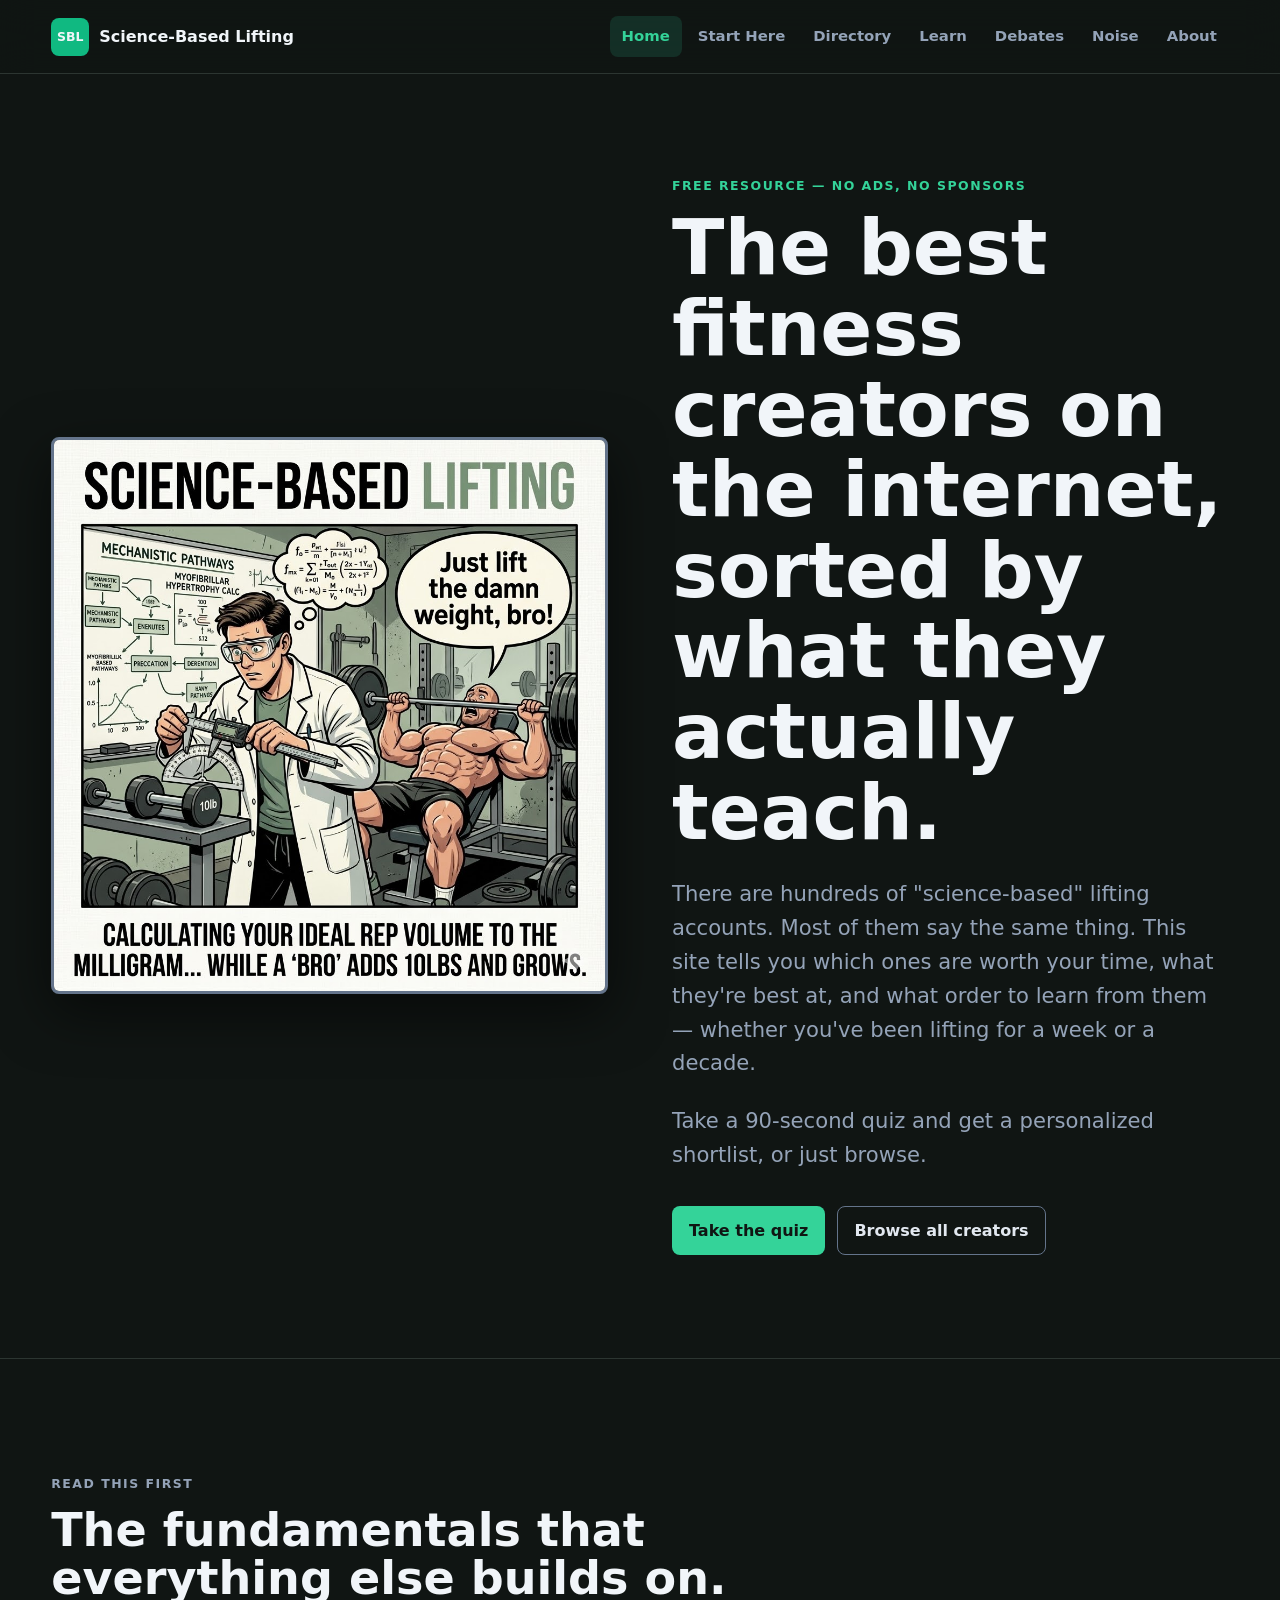
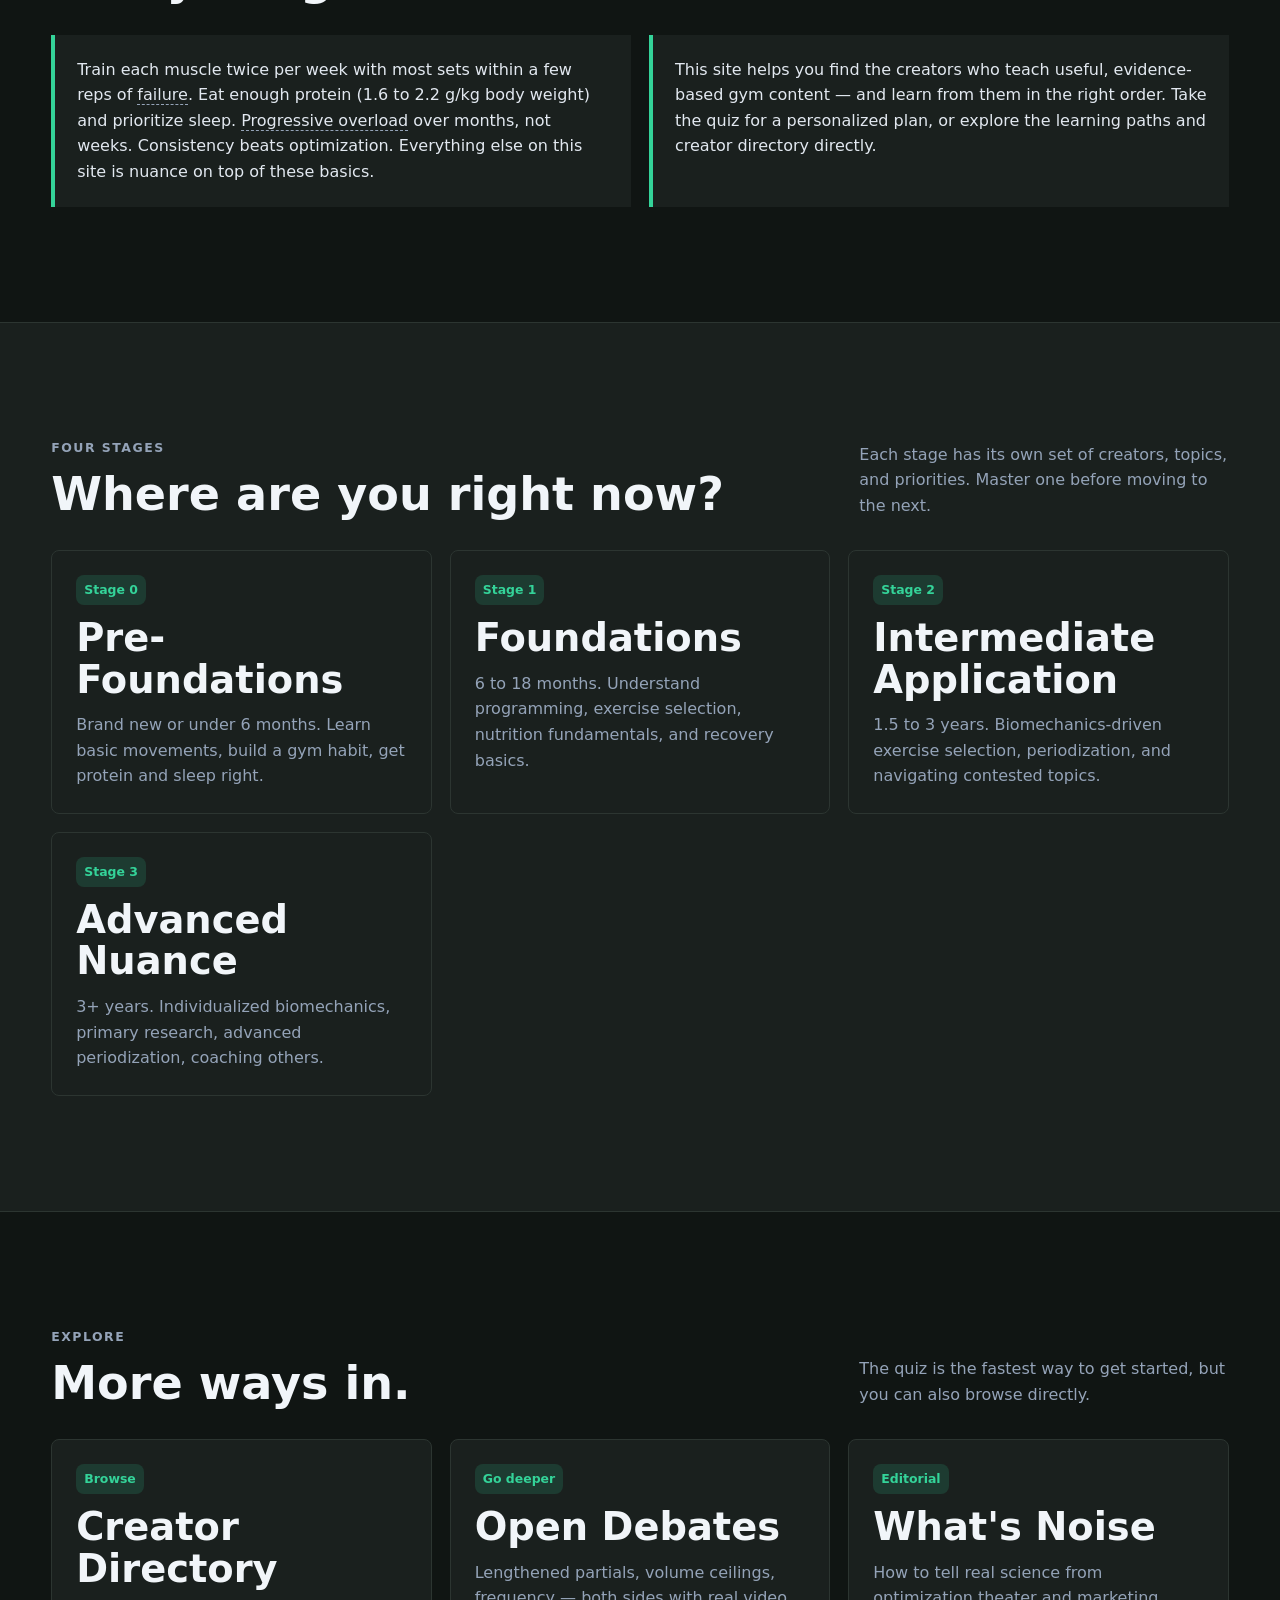
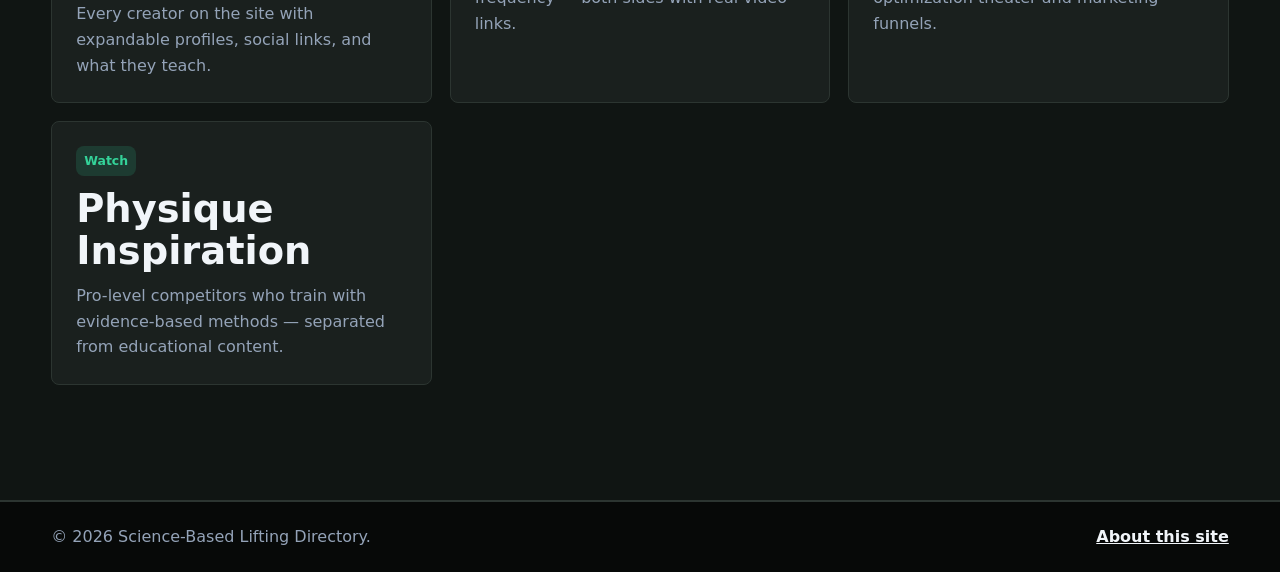
<file: index.html>
<!DOCTYPE html>
<html lang="en">
<head>
  <meta charset="UTF-8">
  <meta name="viewport" content="width=device-width, initial-scale=1">
  <title>Science-Based Lifting Directory</title>
  <meta name="description" content="A social directory for evidence-based lifting creators, organized by training category and content style.">
  <meta name="theme-color" content="#101513">
  <meta property="og:title" content="Science-Based Lifting Directory">
  <meta property="og:description" content="Find evidence-based lifting creators by category, content style, and social platform.">
  <meta property="og:type" content="website">
  <link rel="stylesheet" href="styles.css?v=2">
</head>
<body>
  <a class="skip-link" href="#main">Skip to content</a>

  <header class="site-header">
    <a class="brand" href="index.html" aria-label="Science-Based Lifting Directory home">
      <span class="brand-mark" aria-hidden="true">SBL</span>
      <span>Science-Based Lifting</span>
    </a>
    <nav class="site-nav" aria-label="Main navigation">
      <a class="is-active" href="index.html">Home</a>
      <a href="start.html">Start Here</a>
      <a href="directory.html">Directory</a>
      <a href="learn.html">Learn</a>
      <a href="debates.html">Debates</a>
      <a href="noise.html">Noise</a>
      <a href="about.html">About</a>
    </nav>
  </header>

  <main id="main">
    <section class="hero section-band">
      <div class="hero-visual">
        <img class="hero-meme" src="images/hero-meme.jpeg" alt="Science-Based Lifting meme: a scientist calculating rep volume to the milligram while a bro just adds 10lbs and grows">
      </div>

      <div class="hero-copy">
        <p class="eyebrow">Free resource — no ads, no sponsors</p>
        <h1>The best fitness creators on the internet, sorted by what they actually teach.</h1>
        <p class="hero-text">There are hundreds of "science-based" lifting accounts. Most of them say the same thing. This site tells you which ones are worth your time, what they're best at, and what order to learn from them — whether you've been lifting for a week or a decade.</p>
        <p class="hero-text">Take a 90-second quiz and get a personalized shortlist, or just browse.</p>
        <div class="hero-actions">
          <a class="button button-primary" href="start.html">Take the quiz</a>
          <a class="button button-secondary" href="directory.html">Browse all creators</a>
        </div>
      </div>
    </section>

    <section class="content-section intro">
      <div class="section-heading">
        <p class="eyebrow">Read this first</p>
        <h2>The fundamentals that everything else builds on.</h2>
      </div>
      <div class="intro-grid">
        <p>Train each muscle twice per week with most sets within a few reps of <span class="gloss" data-term="failure">failure</span>. Eat enough protein (1.6 to 2.2 g/kg body weight) and prioritize sleep. <span class="gloss" data-term="progressive-overload">Progressive overload</span> over months, not weeks. Consistency beats optimization. Everything else on this site is nuance on top of these basics.</p>
        <p>This site helps you find the creators who teach useful, evidence-based gym content — and learn from them in the right order. Take the quiz for a personalized plan, or explore the learning paths and creator directory directly.</p>
      </div>
    </section>

    <section class="content-section category-section">
      <div class="section-heading section-heading-wide">
        <div>
          <p class="eyebrow">Four stages</p>
          <h2>Where are you right now?</h2>
        </div>
        <p>Each stage has its own set of creators, topics, and priorities. Master one before moving to the next.</p>
      </div>
      <div class="category-grid">
        <a class="category-card" href="learn.html">
          <span class="topic-tag">Stage 0</span>
          <h3>Pre-Foundations</h3>
          <p>Brand new or under 6 months. Learn basic movements, build a gym habit, get protein and sleep right.</p>
        </a>
        <a class="category-card" href="learn.html">
          <span class="topic-tag">Stage 1</span>
          <h3>Foundations</h3>
          <p>6 to 18 months. Understand programming, exercise selection, nutrition fundamentals, and recovery basics.</p>
        </a>
        <a class="category-card" href="learn.html">
          <span class="topic-tag">Stage 2</span>
          <h3>Intermediate Application</h3>
          <p>1.5 to 3 years. Biomechanics-driven exercise selection, periodization, and navigating contested topics.</p>
        </a>
        <a class="category-card" href="learn.html">
          <span class="topic-tag">Stage 3</span>
          <h3>Advanced Nuance</h3>
          <p>3+ years. Individualized biomechanics, primary research, advanced periodization, coaching others.</p>
        </a>
      </div>
    </section>

    <section class="content-section">
      <div class="section-heading section-heading-wide">
        <div>
          <p class="eyebrow">Explore</p>
          <h2>More ways in.</h2>
        </div>
        <p>The quiz is the fastest way to get started, but you can also browse directly.</p>
      </div>
      <div class="category-grid">
        <a class="category-card" href="directory.html">
          <span class="topic-tag">Browse</span>
          <h3>Creator Directory</h3>
          <p>Every creator on the site with expandable profiles, social links, and what they teach.</p>
        </a>
        <a class="category-card" href="debates.html">
          <span class="topic-tag">Go deeper</span>
          <h3>Open Debates</h3>
          <p>Lengthened partials, volume ceilings, frequency — both sides with real video links.</p>
        </a>
        <a class="category-card" href="noise.html">
          <span class="topic-tag">Editorial</span>
          <h3>What's Noise</h3>
          <p>How to tell real science from optimization theater and marketing funnels.</p>
        </a>
        <a class="category-card" href="inspiration.html">
          <span class="topic-tag">Watch</span>
          <h3>Physique Inspiration</h3>
          <p>Pro-level competitors who train with evidence-based methods — separated from educational content.</p>
        </a>
      </div>
    </section>
  </main>

  <footer class="site-footer">
    <p>&copy; 2026 Science-Based Lifting Directory.</p>
    <a href="about.html">About this site</a>
  </footer>
  <script src="tooltips.js" defer></script>
</body>
</html>
</file>
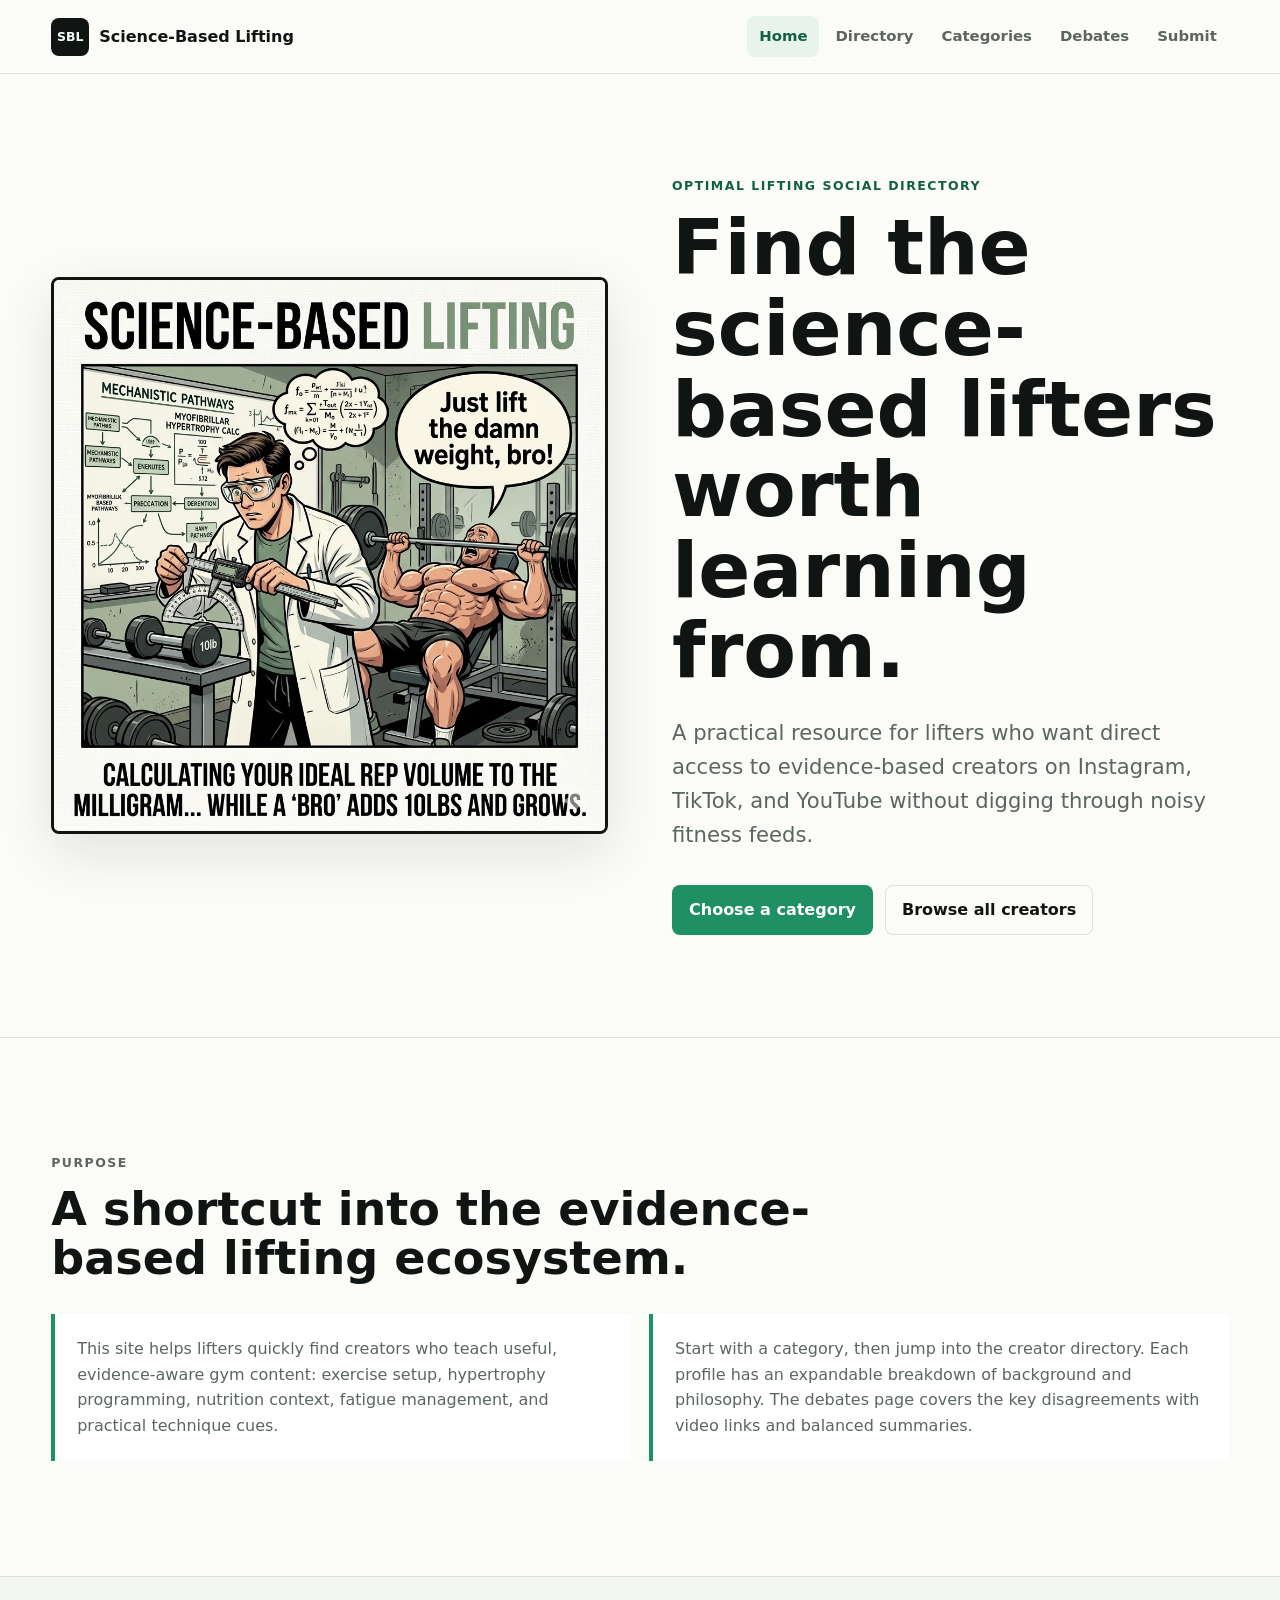
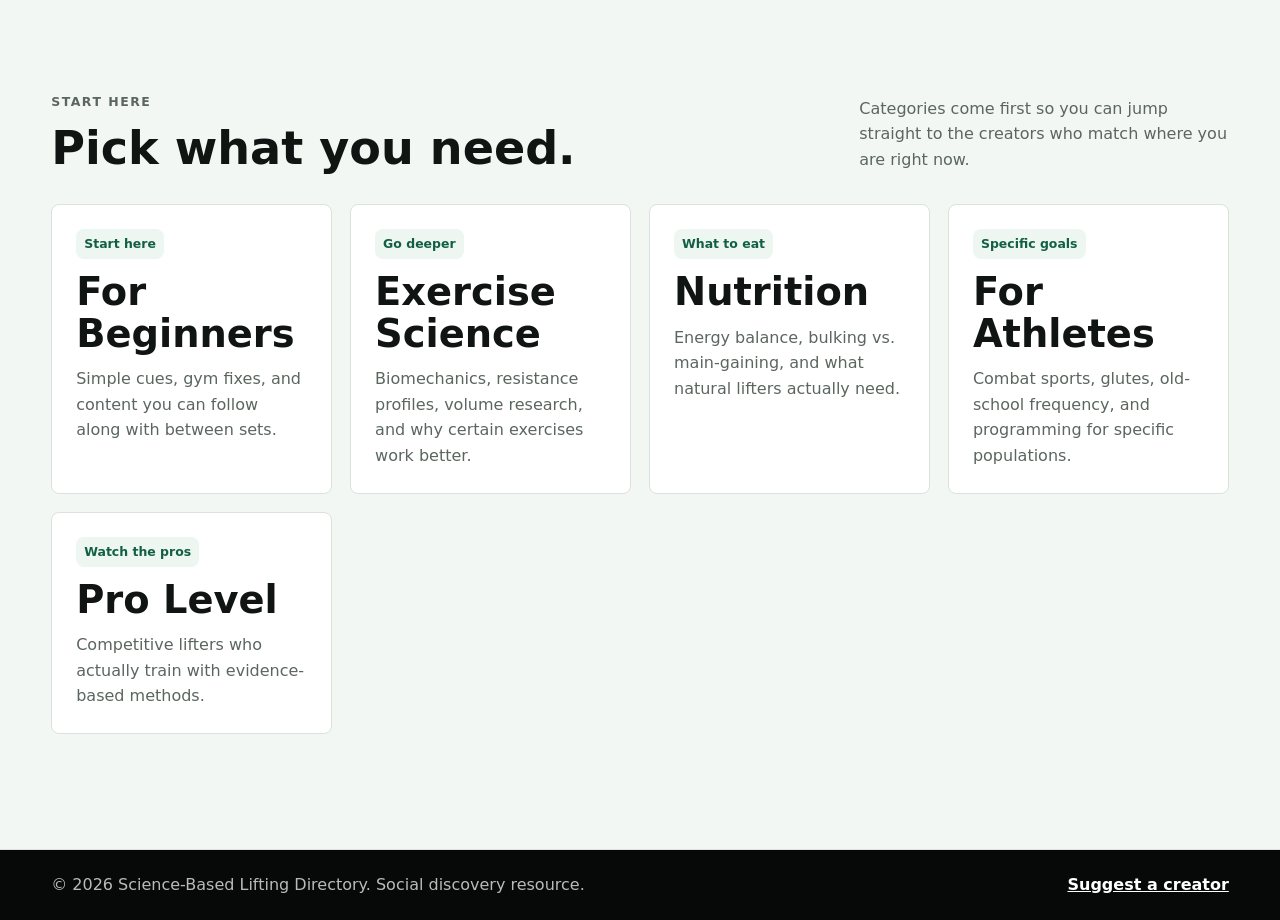
<file: sbl/index.html>
<!DOCTYPE html>
<html lang="en">
<head>
  <meta charset="UTF-8">
  <meta name="viewport" content="width=device-width, initial-scale=1">
  <title>Science-Based Lifting Directory</title>
  <meta name="description" content="A social directory for evidence-based lifting creators, organized by training category and content style.">
  <meta name="theme-color" content="#101513">
  <meta property="og:title" content="Science-Based Lifting Directory">
  <meta property="og:description" content="Find evidence-based lifting creators by category, content style, and social platform.">
  <meta property="og:type" content="website">
  <link rel="stylesheet" href="styles.css?v=2">
</head>
<body>
  <a class="skip-link" href="#main">Skip to content</a>

  <header class="site-header">
    <a class="brand" href="index.html" aria-label="Science-Based Lifting Directory home">
      <span class="brand-mark" aria-hidden="true">SBL</span>
      <span>Science-Based Lifting</span>
    </a>
    <nav class="site-nav" aria-label="Main navigation">
      <a class="is-active" href="index.html">Home</a>
      <a href="directory.html">Directory</a>
      <a href="categories.html">Categories</a>
      <a href="debates.html">Debates</a>
      <a href="submit.html">Submit</a>
    </nav>
  </header>

  <main id="main">
    <section class="hero section-band">
      <div class="hero-visual">
        <img class="hero-meme" src="images/hero-meme.jpeg" alt="Science-Based Lifting meme: a scientist calculating rep volume to the milligram while a bro just adds 10lbs and grows">
      </div>

      <div class="hero-copy">
        <p class="eyebrow">Optimal lifting social directory</p>
        <h1>Find the science-based lifters worth learning from.</h1>
        <p class="hero-text">A practical resource for lifters who want direct access to evidence-based creators on Instagram, TikTok, and YouTube without digging through noisy fitness feeds.</p>
        <div class="hero-actions">
          <a class="button button-primary" href="categories.html">Choose a category</a>
          <a class="button button-secondary" href="directory.html">Browse all creators</a>
        </div>
      </div>
    </section>

    <section class="content-section intro">
      <div class="section-heading">
        <p class="eyebrow">Purpose</p>
        <h2>A shortcut into the evidence-based lifting ecosystem.</h2>
      </div>
      <div class="intro-grid">
        <p>This site helps lifters quickly find creators who teach useful, evidence-aware gym content: exercise setup, hypertrophy programming, nutrition context, fatigue management, and practical technique cues.</p>
        <p>Start with a category, then jump into the creator directory. Each profile has an expandable breakdown of background and philosophy. The debates page covers the key disagreements with video links and balanced summaries.</p>
      </div>
    </section>

    <section class="content-section category-section">
      <div class="section-heading section-heading-wide">
        <div>
          <p class="eyebrow">Start here</p>
          <h2>Pick what you need.</h2>
        </div>
        <p>Categories come first so you can jump straight to the creators who match where you are right now.</p>
      </div>
      <div class="category-grid">
        <a class="category-card" href="directory.html#beginners">
          <span class="topic-tag">Start here</span>
          <h3>For Beginners</h3>
          <p>Simple cues, gym fixes, and content you can follow along with between sets.</p>
        </a>
        <a class="category-card" href="directory.html#exercise-science">
          <span class="topic-tag">Go deeper</span>
          <h3>Exercise Science</h3>
          <p>Biomechanics, resistance profiles, volume research, and why certain exercises work better.</p>
        </a>
        <a class="category-card" href="directory.html#nutrition">
          <span class="topic-tag">What to eat</span>
          <h3>Nutrition</h3>
          <p>Energy balance, bulking vs. main-gaining, and what natural lifters actually need.</p>
        </a>
        <a class="category-card" href="directory.html#athletes">
          <span class="topic-tag">Specific goals</span>
          <h3>For Athletes</h3>
          <p>Combat sports, glutes, old-school frequency, and programming for specific populations.</p>
        </a>
        <a class="category-card" href="directory.html#pro-level">
          <span class="topic-tag">Watch the pros</span>
          <h3>Pro Level</h3>
          <p>Competitive lifters who actually train with evidence-based methods.</p>
        </a>
      </div>
    </section>
  </main>

  <footer class="site-footer">
    <p>&copy; 2026 Science-Based Lifting Directory. Social discovery resource.</p>
    <a href="submit.html">Suggest a creator</a>
  </footer>
</body>
</html>
</file>
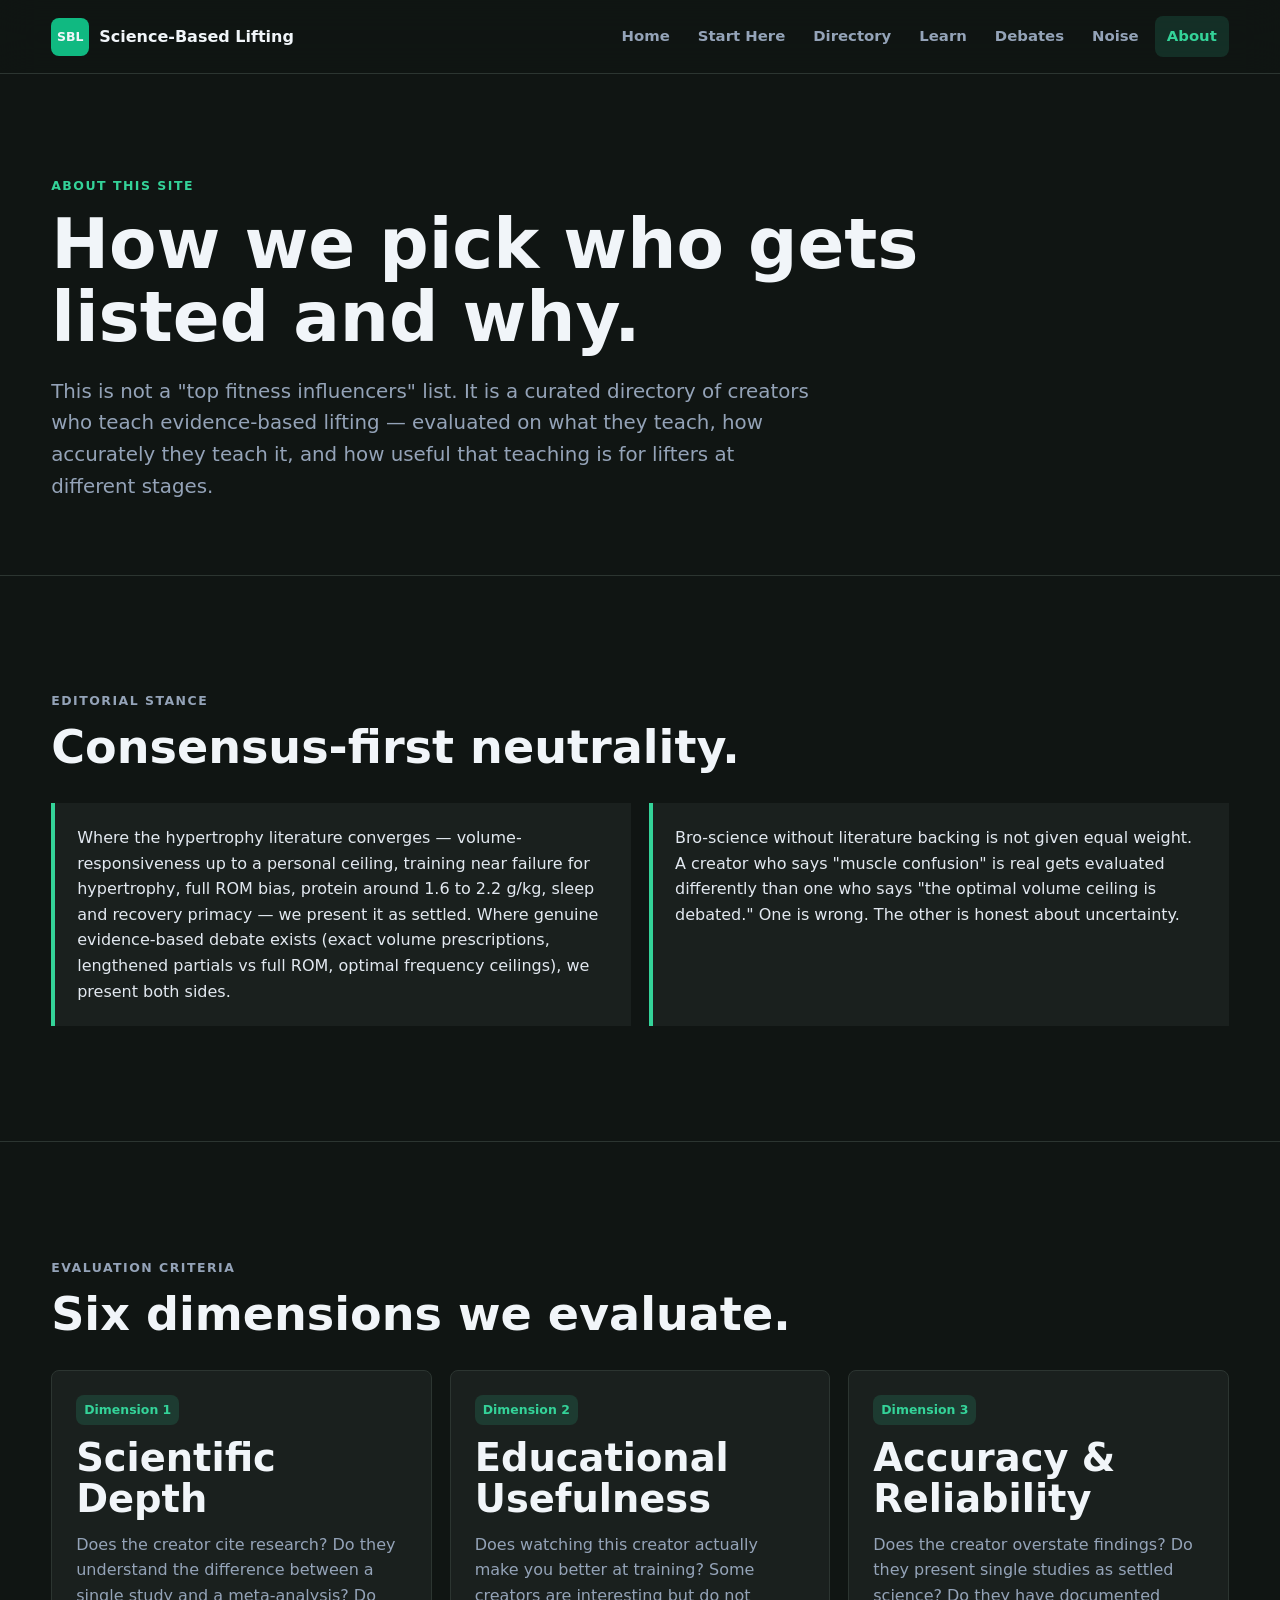
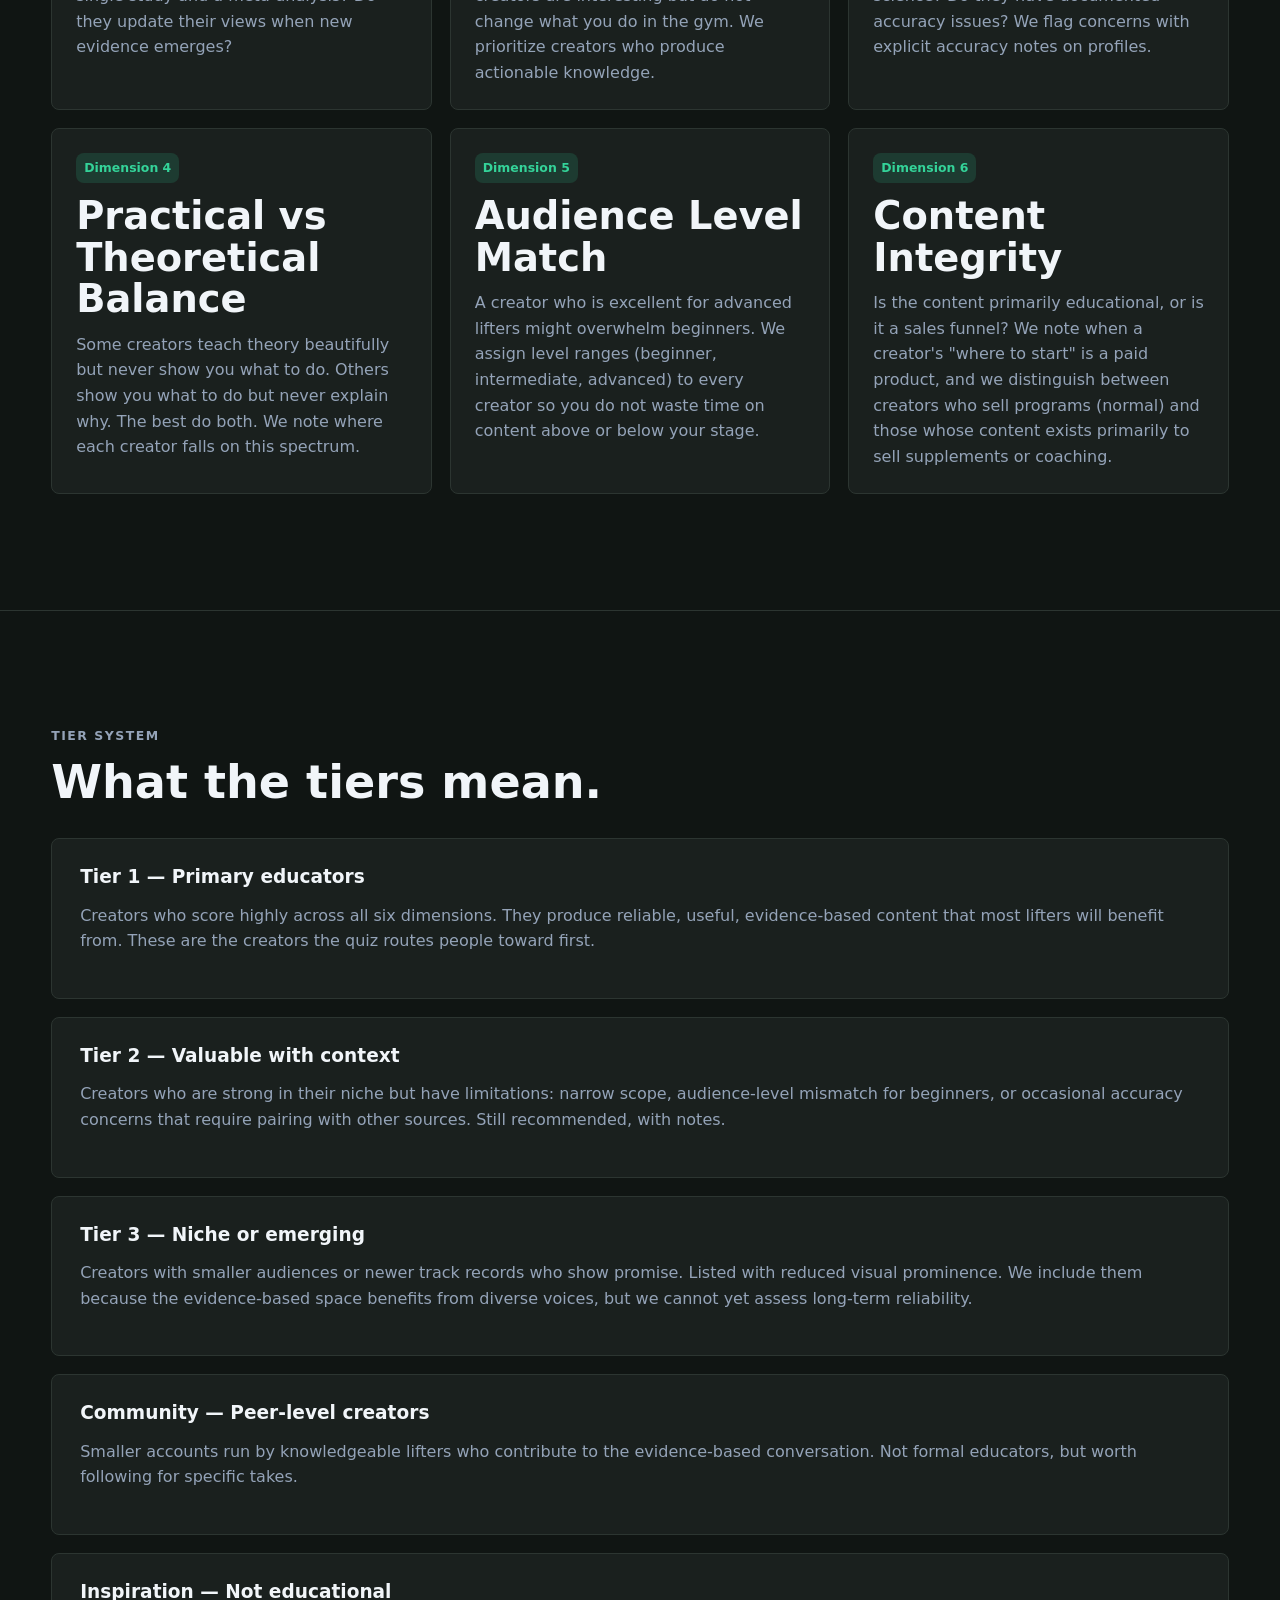
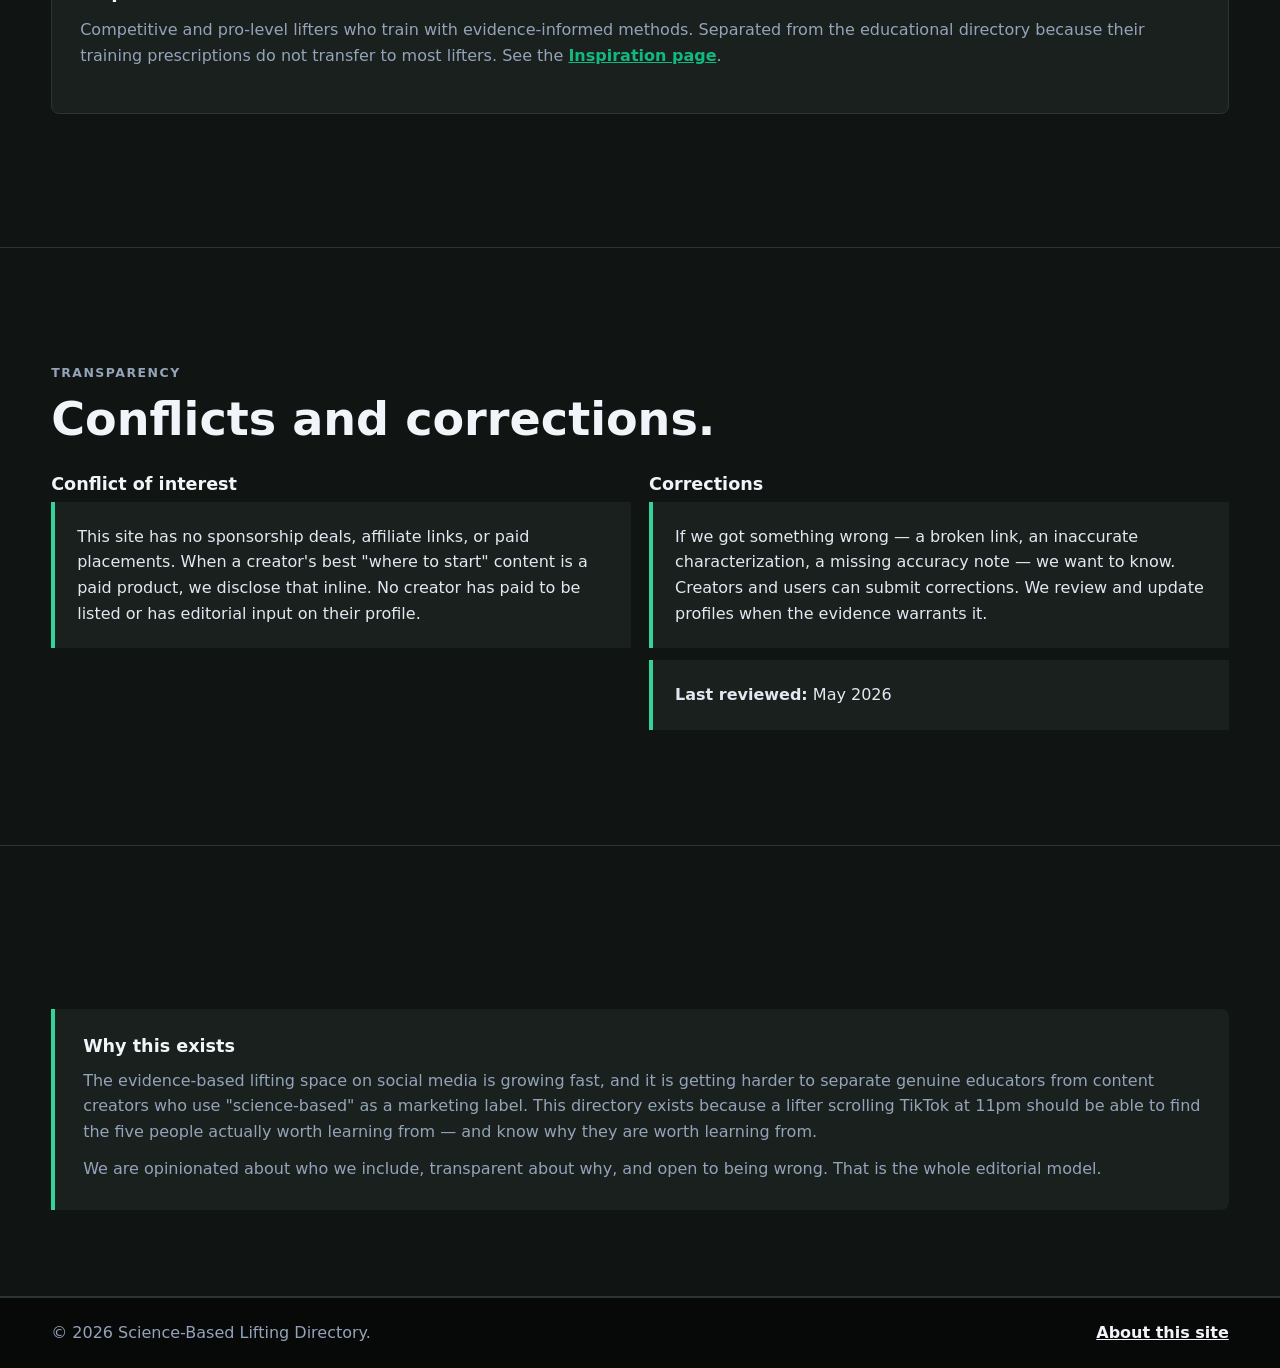
<file: about.html>
<!DOCTYPE html>
<html lang="en">
<head>
  <meta charset="UTF-8">
  <meta name="viewport" content="width=device-width, initial-scale=1">
  <title>About | Science-Based Lifting</title>
  <meta name="description" content="How we evaluate creators, our editorial stance, and how to submit corrections.">
  <meta name="theme-color" content="#101513">
  <link rel="stylesheet" href="styles.css">
</head>
<body>
  <a class="skip-link" href="#main">Skip to content</a>
  <header class="site-header">
    <a class="brand" href="index.html" aria-label="Science-Based Lifting Directory home">
      <span class="brand-mark" aria-hidden="true">SBL</span>
      <span>Science-Based Lifting</span>
    </a>
    <nav class="site-nav" aria-label="Main navigation">
      <a href="index.html">Home</a>
      <a href="start.html">Start Here</a>
      <a href="directory.html">Directory</a>
      <a href="learn.html">Learn</a>
      <a href="debates.html">Debates</a>
      <a href="noise.html">Noise</a>
      <a class="is-active" href="about.html">About</a>
    </nav>
  </header>

  <main id="main">
    <section class="page-hero">
      <p class="eyebrow">About this site</p>
      <h1>How we pick who gets listed and why.</h1>
      <p>This is not a "top fitness influencers" list. It is a curated directory of creators who teach evidence-based lifting — evaluated on what they teach, how accurately they teach it, and how useful that teaching is for lifters at different stages.</p>
    </section>

    <section class="content-section">
      <div class="section-heading">
        <p class="eyebrow">Editorial stance</p>
        <h2>Consensus-first neutrality.</h2>
      </div>
      <div class="intro-grid">
        <p>Where the hypertrophy literature converges — volume-responsiveness up to a personal ceiling, training near failure for hypertrophy, full ROM bias, protein around 1.6 to 2.2 g/kg, sleep and recovery primacy — we present it as settled. Where genuine evidence-based debate exists (exact volume prescriptions, lengthened partials vs full ROM, optimal frequency ceilings), we present both sides.</p>
        <p>Bro-science without literature backing is not given equal weight. A creator who says "muscle confusion" is real gets evaluated differently than one who says "the optimal volume ceiling is debated." One is wrong. The other is honest about uncertainty.</p>
      </div>
    </section>

    <section class="content-section">
      <div class="section-heading">
        <p class="eyebrow">Evaluation criteria</p>
        <h2>Six dimensions we evaluate.</h2>
      </div>

      <div class="category-grid">
        <div class="category-card">
          <span class="topic-tag">Dimension 1</span>
          <h3>Scientific Depth</h3>
          <p>Does the creator cite research? Do they understand the difference between a single study and a meta-analysis? Do they update their views when new evidence emerges?</p>
        </div>
        <div class="category-card">
          <span class="topic-tag">Dimension 2</span>
          <h3>Educational Usefulness</h3>
          <p>Does watching this creator actually make you better at training? Some creators are interesting but do not change what you do in the gym. We prioritize creators who produce actionable knowledge.</p>
        </div>
        <div class="category-card">
          <span class="topic-tag">Dimension 3</span>
          <h3>Accuracy &amp; Reliability</h3>
          <p>Does the creator overstate findings? Do they present single studies as settled science? Do they have documented accuracy issues? We flag concerns with explicit accuracy notes on profiles.</p>
        </div>
        <div class="category-card">
          <span class="topic-tag">Dimension 4</span>
          <h3>Practical vs Theoretical Balance</h3>
          <p>Some creators teach theory beautifully but never show you what to do. Others show you what to do but never explain why. The best do both. We note where each creator falls on this spectrum.</p>
        </div>
        <div class="category-card">
          <span class="topic-tag">Dimension 5</span>
          <h3>Audience Level Match</h3>
          <p>A creator who is excellent for advanced lifters might overwhelm beginners. We assign level ranges (beginner, intermediate, advanced) to every creator so you do not waste time on content above or below your stage.</p>
        </div>
        <div class="category-card">
          <span class="topic-tag">Dimension 6</span>
          <h3>Content Integrity</h3>
          <p>Is the content primarily educational, or is it a sales funnel? We note when a creator's "where to start" is a paid product, and we distinguish between creators who sell programs (normal) and those whose content exists primarily to sell supplements or coaching.</p>
        </div>
      </div>
    </section>

    <section class="content-section">
      <div class="section-heading">
        <p class="eyebrow">Tier system</p>
        <h2>What the tiers mean.</h2>
      </div>

      <div class="noise-card">
        <h3>Tier 1 — Primary educators</h3>
        <p>Creators who score highly across all six dimensions. They produce reliable, useful, evidence-based content that most lifters will benefit from. These are the creators the quiz routes people toward first.</p>
      </div>
      <div class="noise-card">
        <h3>Tier 2 — Valuable with context</h3>
        <p>Creators who are strong in their niche but have limitations: narrow scope, audience-level mismatch for beginners, or occasional accuracy concerns that require pairing with other sources. Still recommended, with notes.</p>
      </div>
      <div class="noise-card">
        <h3>Tier 3 — Niche or emerging</h3>
        <p>Creators with smaller audiences or newer track records who show promise. Listed with reduced visual prominence. We include them because the evidence-based space benefits from diverse voices, but we cannot yet assess long-term reliability.</p>
      </div>
      <div class="noise-card">
        <h3>Community — Peer-level creators</h3>
        <p>Smaller accounts run by knowledgeable lifters who contribute to the evidence-based conversation. Not formal educators, but worth following for specific takes.</p>
      </div>
      <div class="noise-card">
        <h3>Inspiration — Not educational</h3>
        <p>Competitive and pro-level lifters who train with evidence-informed methods. Separated from the educational directory because their training prescriptions do not transfer to most lifters. See the <a href="inspiration.html" style="color:var(--green-dark);font-weight:700;">Inspiration page</a>.</p>
      </div>
    </section>

    <section class="content-section">
      <div class="section-heading">
        <p class="eyebrow">Transparency</p>
        <h2>Conflicts and corrections.</h2>
      </div>
      <div class="intro-grid">
        <div>
          <h3 style="font-size:1.1rem;margin-bottom:8px;">Conflict of interest</h3>
          <p>This site has no sponsorship deals, affiliate links, or paid placements. When a creator's best "where to start" content is a paid product, we disclose that inline. No creator has paid to be listed or has editorial input on their profile.</p>
        </div>
        <div>
          <h3 style="font-size:1.1rem;margin-bottom:8px;">Corrections</h3>
          <p>If we got something wrong — a broken link, an inaccurate characterization, a missing accuracy note — we want to know. Creators and users can submit corrections. We review and update profiles when the evidence warrants it.</p>
          <p style="margin-top:12px;"><strong>Last reviewed:</strong> May 2026</p>
        </div>
      </div>
    </section>

    <section class="content-section" style="padding-bottom:clamp(48px, 7vw, 86px);">
      <div class="narrative-block">
        <h3>Why this exists</h3>
        <p>The evidence-based lifting space on social media is growing fast, and it is getting harder to separate genuine educators from content creators who use "science-based" as a marketing label. This directory exists because a lifter scrolling TikTok at 11pm should be able to find the five people actually worth learning from — and know why they are worth learning from.</p>
        <p>We are opinionated about who we include, transparent about why, and open to being wrong. That is the whole editorial model.</p>
      </div>
    </section>
  </main>

  <footer class="site-footer">
    <p>&copy; 2026 Science-Based Lifting Directory.</p>
    <a href="about.html">About this site</a>
  </footer>
  <script src="tooltips.js" defer></script>
</body>
</html>
</file>
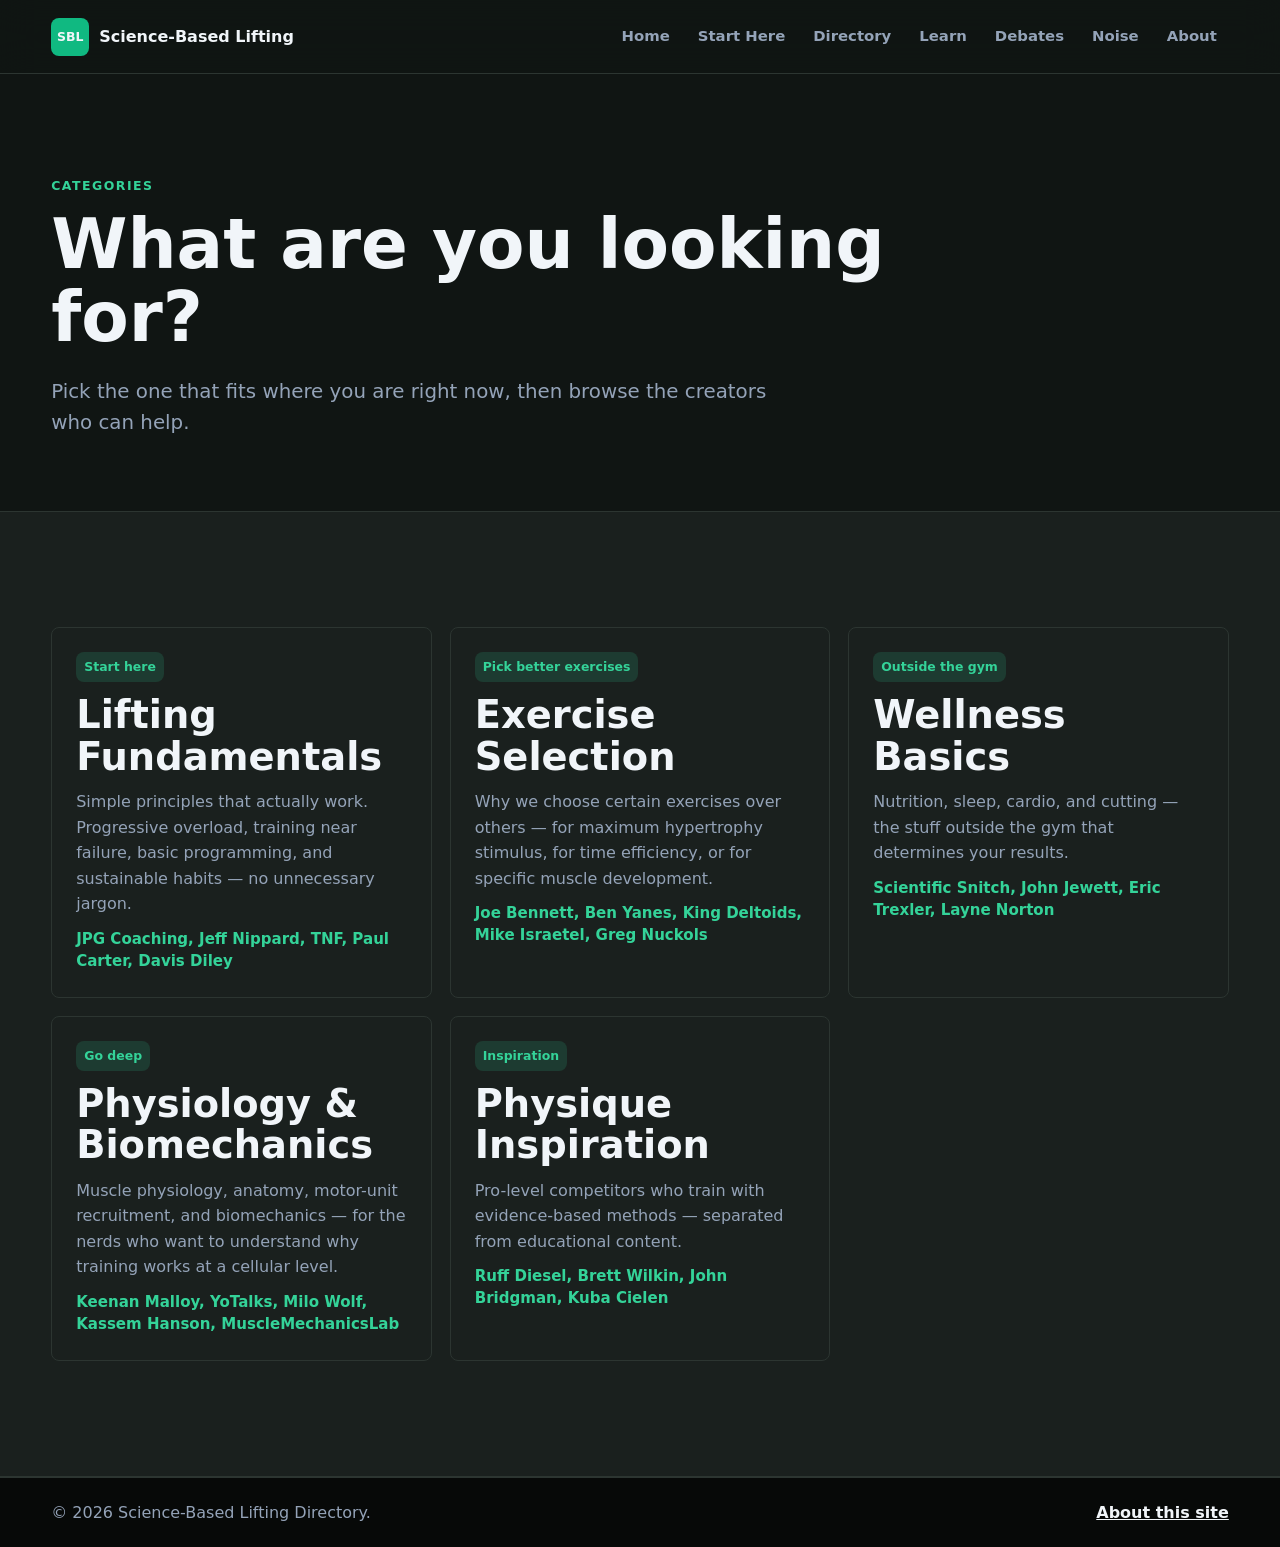
<file: categories.html>
<!DOCTYPE html>
<html lang="en">
<head>
  <meta charset="UTF-8">
  <meta name="viewport" content="width=device-width, initial-scale=1">
  <title>Categories | Science-Based Lifting</title>
  <meta name="description" content="Choose a category of evidence-based fitness creator before browsing the full directory.">
  <meta name="theme-color" content="#101513">
  <link rel="stylesheet" href="styles.css">
</head>
<body>
  <a class="skip-link" href="#main">Skip to content</a>
  <header class="site-header">
    <a class="brand" href="index.html" aria-label="Science-Based Lifting Directory home">
      <span class="brand-mark" aria-hidden="true">SBL</span>
      <span>Science-Based Lifting</span>
    </a>
    <nav class="site-nav" aria-label="Main navigation">
      <a href="index.html">Home</a>
      <a href="start.html">Start Here</a>
      <a href="directory.html">Directory</a>
      <a href="learn.html">Learn</a>
      <a href="debates.html">Debates</a>
      <a href="noise.html">Noise</a>
      <a href="about.html">About</a>
    </nav>
  </header>

  <main id="main">
    <section class="page-hero">
      <p class="eyebrow">Categories</p>
      <h1>What are you looking for?</h1>
      <p>Pick the one that fits where you are right now, then browse the creators who can help.</p>
    </section>

    <section class="content-section category-section">
      <div class="category-grid category-grid-large">
        <a class="category-card" href="directory.html#fundamentals">
          <span class="topic-tag">Start here</span>
          <h2>Lifting Fundamentals</h2>
          <p>Simple principles that actually work. Progressive overload, training near failure, basic programming, and sustainable habits — no unnecessary jargon.</p>
          <strong>JPG Coaching, Jeff Nippard, TNF, Paul Carter, Davis Diley</strong>
        </a>

        <a class="category-card" href="directory.html#exercise-selection">
          <span class="topic-tag">Pick better exercises</span>
          <h2>Exercise Selection</h2>
          <p>Why we choose certain exercises over others — for maximum hypertrophy stimulus, for time efficiency, or for specific muscle development.</p>
          <strong>Joe Bennett, Ben Yanes, King Deltoids, Mike Israetel, Greg Nuckols</strong>
        </a>

        <a class="category-card" href="directory.html#wellness">
          <span class="topic-tag">Outside the gym</span>
          <h2>Wellness Basics</h2>
          <p>Nutrition, sleep, cardio, and cutting — the stuff outside the gym that determines your results.</p>
          <strong>Scientific Snitch, John Jewett, Eric Trexler, Layne Norton</strong>
        </a>

        <a class="category-card" href="directory.html#deep-science">
          <span class="topic-tag">Go deep</span>
          <h2>Physiology &amp; Biomechanics</h2>
          <p>Muscle physiology, anatomy, motor-unit recruitment, and biomechanics — for the nerds who want to understand why training works at a cellular level.</p>
          <strong>Keenan Malloy, YoTalks, Milo Wolf, Kassem Hanson, MuscleMechanicsLab</strong>
        </a>

        <a class="category-card" href="inspiration.html">
          <span class="topic-tag">Inspiration</span>
          <h2>Physique Inspiration</h2>
          <p>Pro-level competitors who train with evidence-based methods — separated from educational content.</p>
          <strong>Ruff Diesel, Brett Wilkin, John Bridgman, Kuba Cielen</strong>
        </a>
      </div>
    </section>
  </main>

  <footer class="site-footer">
    <p>&copy; 2026 Science-Based Lifting Directory.</p>
    <a href="about.html">About this site</a>
  </footer>
  <script src="tooltips.js" defer></script>
</body>
</html>
</file>
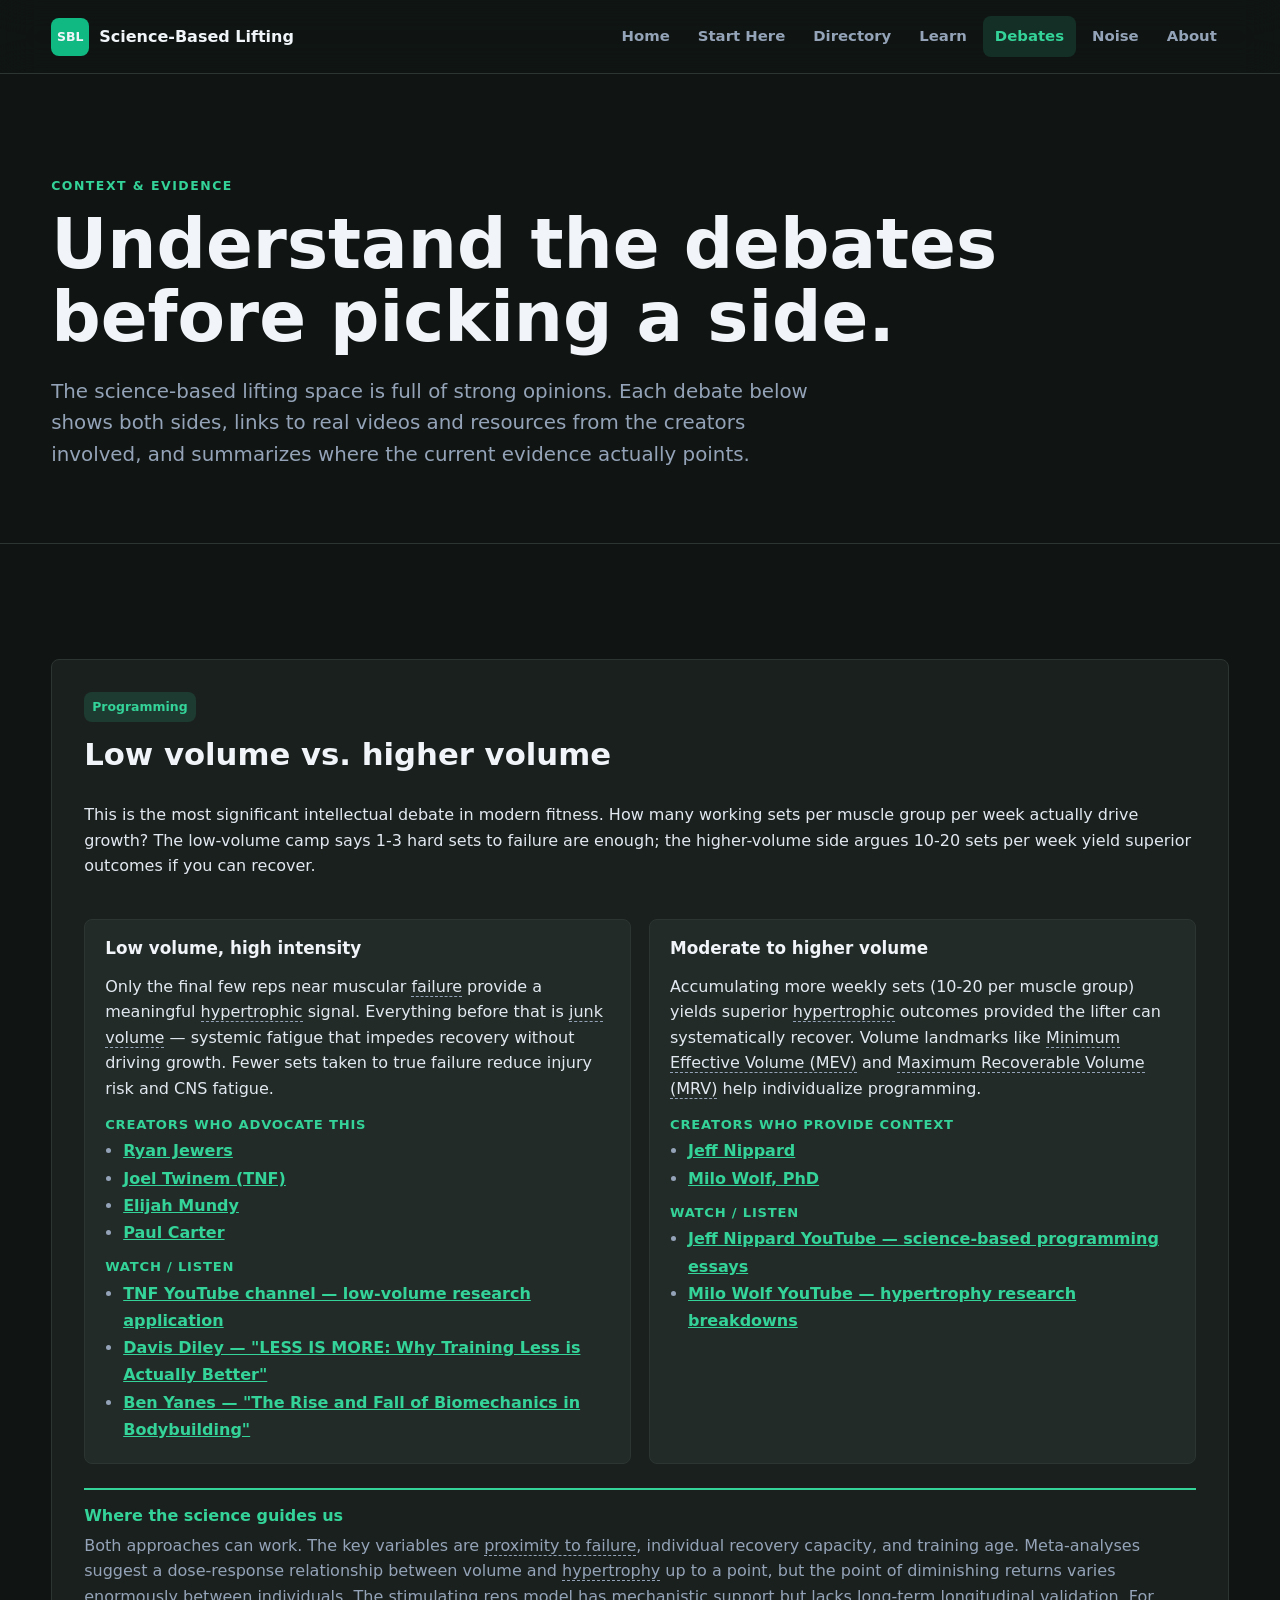
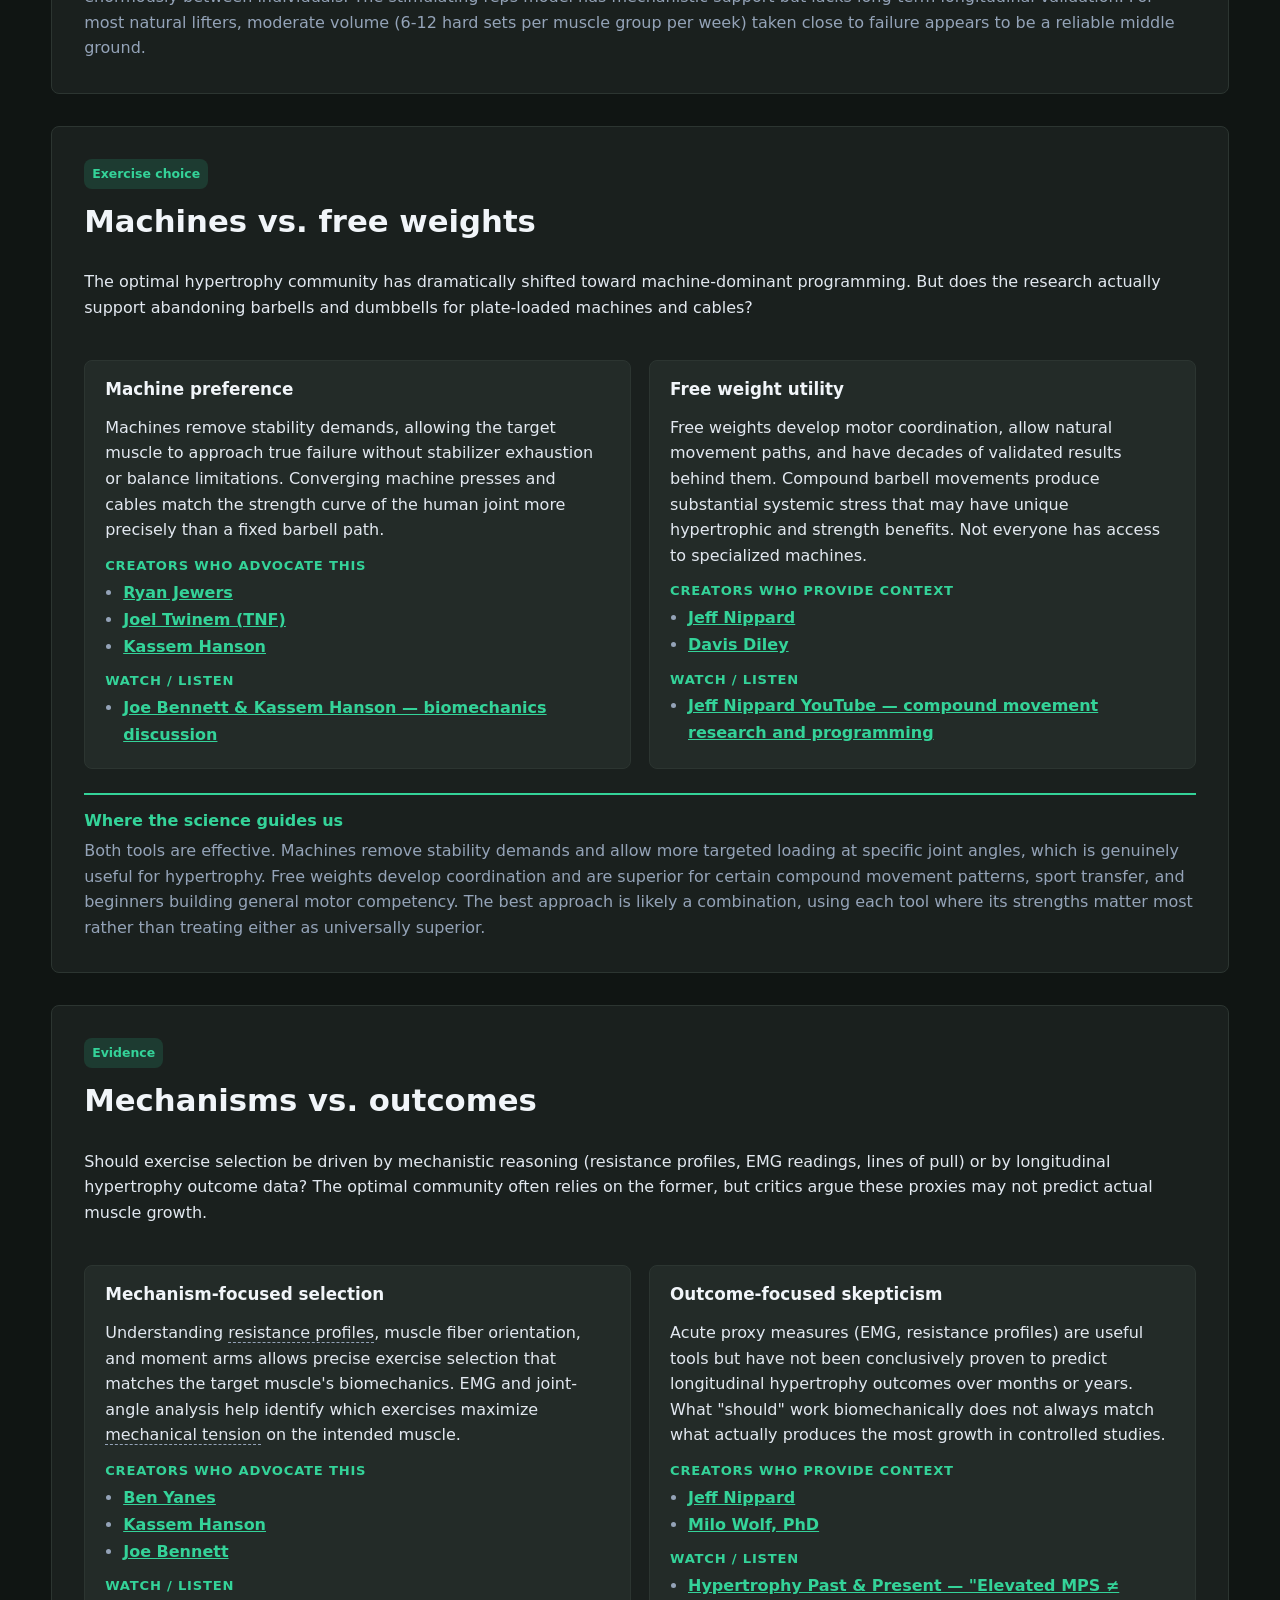
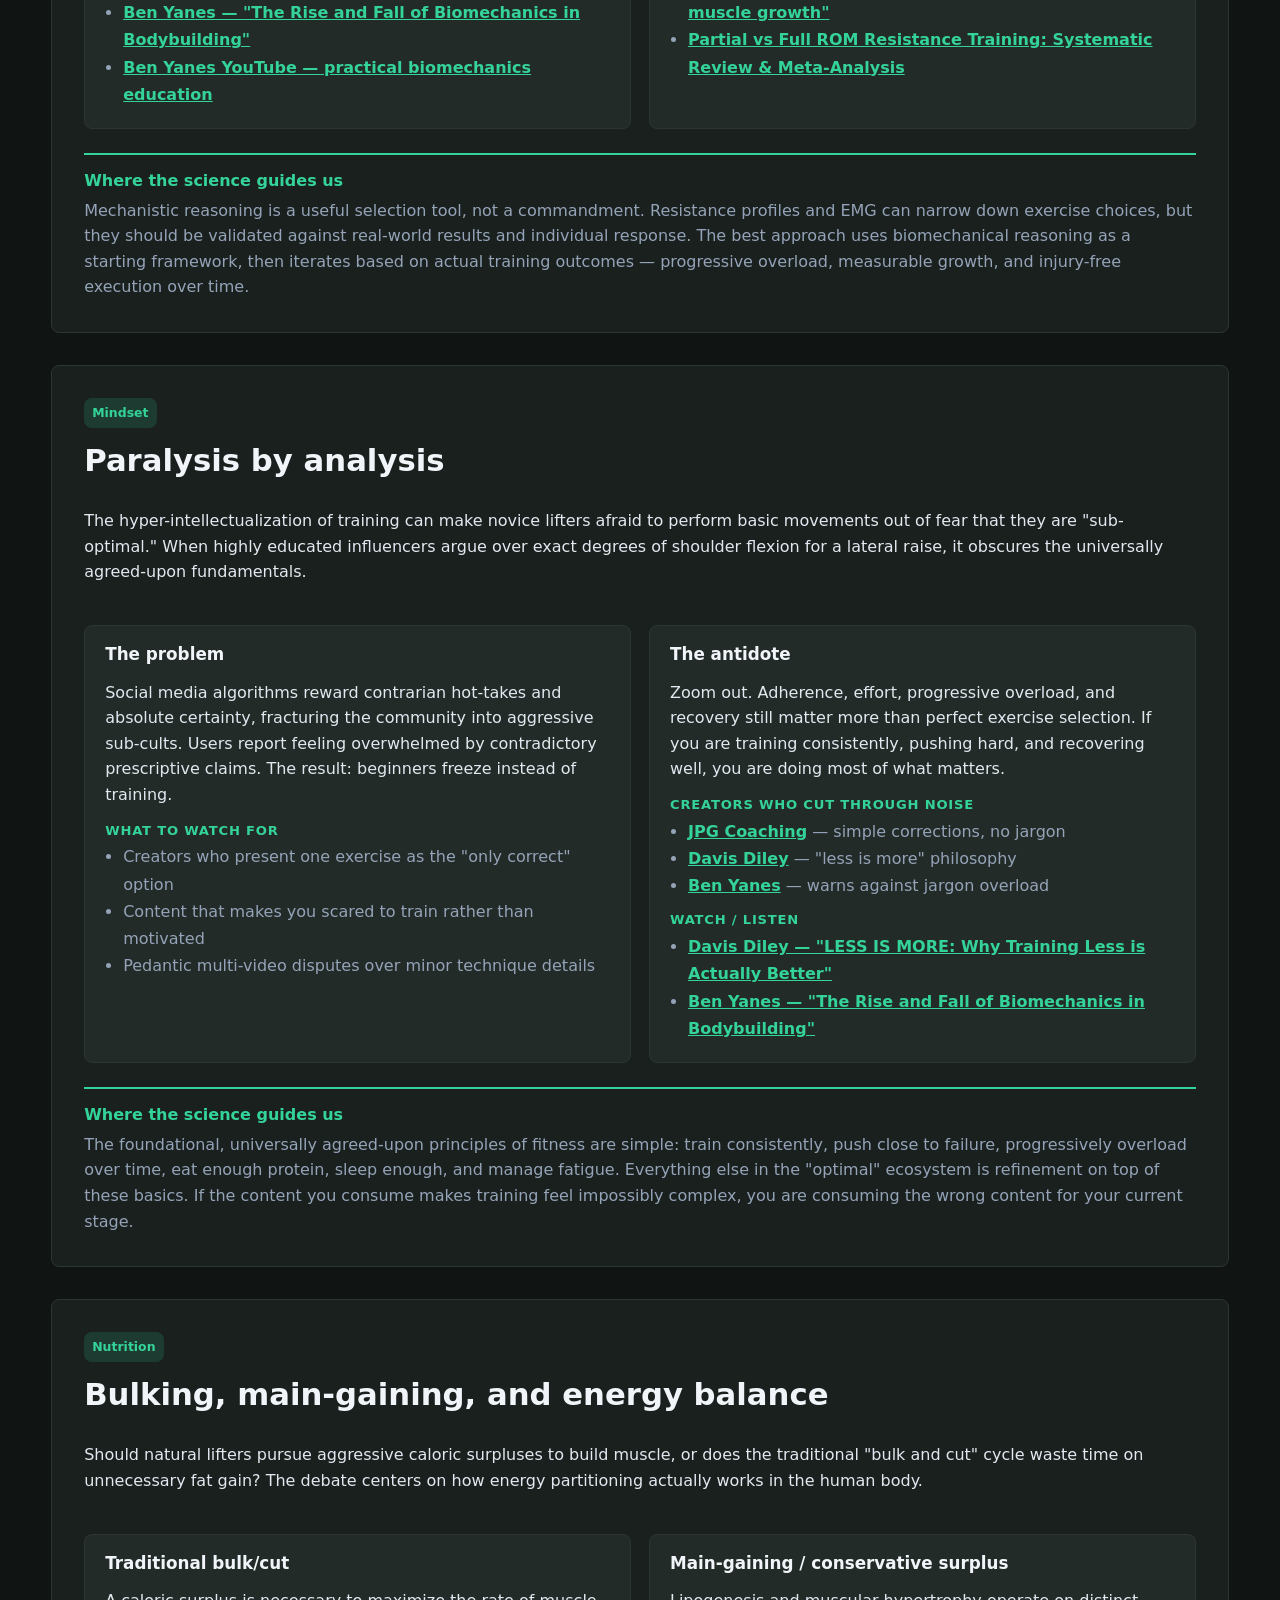
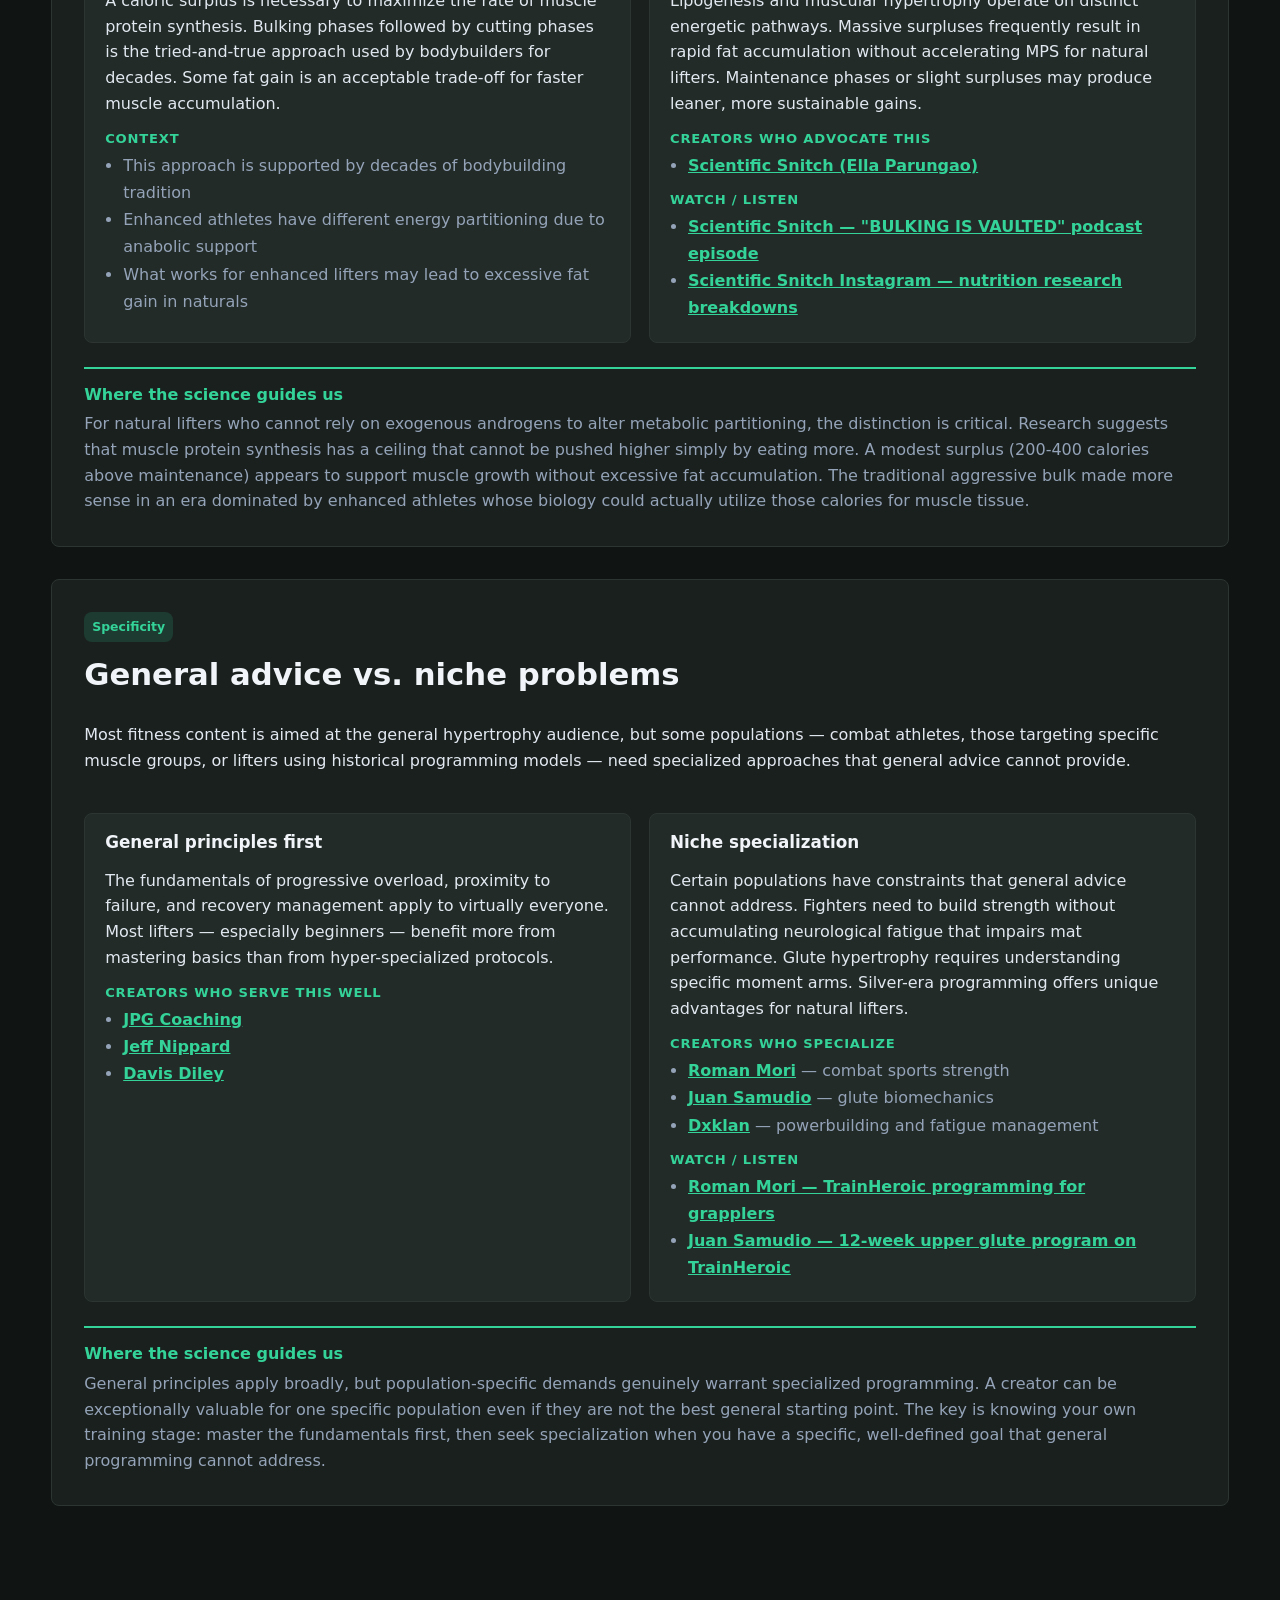
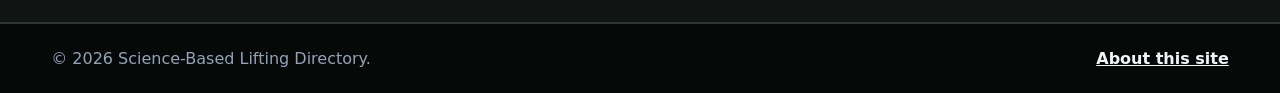
<file: debates.html>
<!DOCTYPE html>
<html lang="en">
<head>
  <meta charset="UTF-8">
  <meta name="viewport" content="width=device-width, initial-scale=1">
  <title>Debates | Science-Based Lifting</title>
  <meta name="description" content="Explore the main debates inside the evidence-based lifting community with video links, both sides, and where the science guides us.">
  <meta name="theme-color" content="#101513">
  <link rel="stylesheet" href="styles.css">
</head>
<body>
  <a class="skip-link" href="#main">Skip to content</a>
  <header class="site-header">
    <a class="brand" href="index.html" aria-label="Science-Based Lifting Directory home">
      <span class="brand-mark" aria-hidden="true">SBL</span>
      <span>Science-Based Lifting</span>
    </a>
    <nav class="site-nav" aria-label="Main navigation">
      <a href="index.html">Home</a>
      <a href="start.html">Start Here</a>
      <a href="directory.html">Directory</a>
      <a href="learn.html">Learn</a>
      <a class="is-active" href="debates.html">Debates</a>
      <a href="noise.html">Noise</a>
      <a href="about.html">About</a>
    </nav>
  </header>

  <main id="main">
    <section class="page-hero">
      <p class="eyebrow">Context &amp; evidence</p>
      <h1>Understand the debates before picking a side.</h1>
      <p>The science-based lifting space is full of strong opinions. Each debate below shows both sides, links to real videos and resources from the creators involved, and summarizes where the current evidence actually points.</p>
    </section>

    <section class="content-section">
      <div class="debate-list">

        <!-- Debate 1: Volume -->
        <article class="debate-card">
          <span class="topic-tag">Programming</span>
          <h2>Low volume vs. higher volume</h2>
          <p>This is the most significant intellectual debate in modern fitness. How many working sets per muscle group per week actually drive growth? The low-volume camp says 1-3 hard sets to failure are enough; the higher-volume side argues 10-20 sets per week yield superior outcomes if you can recover.</p>

          <div class="debate-sides">
            <div class="debate-side">
              <h3>Low volume, high intensity</h3>
              <p>Only the final few reps near muscular <span class="gloss" data-term="failure">failure</span> provide a meaningful <span class="gloss" data-term="hypertrophy">hypertrophic</span> signal. Everything before that is <span class="gloss" data-term="junk-volume">junk volume</span> — systemic fatigue that impedes recovery without driving growth. Fewer sets taken to true failure reduce injury risk and CNS fatigue.</p>
              <h4>Creators who advocate this</h4>
              <ul>
                <li><a href="directory.html#fundamentals">Ryan Jewers</a></li>
                <li><a href="directory.html#fundamentals">Joel Twinem (TNF)</a></li>
                <li><a href="directory.html#fundamentals">Elijah Mundy</a></li>
                <li><a href="directory.html#fundamentals">Paul Carter</a></li>
              </ul>
              <h4>Watch / Listen</h4>
              <ul>
                <li><a href="https://www.youtube.com/@RealTNF" target="_blank" rel="noreferrer">TNF YouTube channel — low-volume research application</a></li>
                <li><a href="https://www.youtube.com/watch?v=tCqN0Ijicp0" target="_blank" rel="noreferrer">Davis Diley — "LESS IS MORE: Why Training Less is Actually Better"</a></li>
                <li><a href="https://www.youtube.com/watch?v=chKR8VTH2H4" target="_blank" rel="noreferrer">Ben Yanes — "The Rise and Fall of Biomechanics in Bodybuilding"</a></li>
              </ul>
            </div>
            <div class="debate-side">
              <h3>Moderate to higher volume</h3>
              <p>Accumulating more weekly sets (10-20 per muscle group) yields superior <span class="gloss" data-term="hypertrophy">hypertrophic</span> outcomes provided the lifter can systematically recover. Volume landmarks like <span class="gloss" data-term="mev">Minimum Effective Volume (MEV)</span> and <span class="gloss" data-term="mrv">Maximum Recoverable Volume (MRV)</span> help individualize programming.</p>
              <h4>Creators who provide context</h4>
              <ul>
                <li><a href="directory.html#fundamentals">Jeff Nippard</a></li>
                <li><a href="directory.html#deep-science">Milo Wolf, PhD</a></li>
              </ul>
              <h4>Watch / Listen</h4>
              <ul>
                <li><a href="https://www.youtube.com/@JeffNippard" target="_blank" rel="noreferrer">Jeff Nippard YouTube — science-based programming essays</a></li>
                <li><a href="https://www.youtube.com/@WolfCoaching" target="_blank" rel="noreferrer">Milo Wolf YouTube — hypertrophy research breakdowns</a></li>
              </ul>
            </div>
          </div>

          <div class="science-summary">
            <h3>Where the science guides us</h3>
            <p>Both approaches can work. The key variables are <span class="gloss" data-term="proximity-to-failure">proximity to failure</span>, individual recovery capacity, and training age. Meta-analyses suggest a dose-response relationship between volume and <span class="gloss" data-term="hypertrophy">hypertrophy</span> up to a point, but the point of diminishing returns varies enormously between individuals. The stimulating reps model has mechanistic support but lacks long-term longitudinal validation. For most natural lifters, moderate volume (6-12 hard sets per muscle group per week) taken close to failure appears to be a reliable middle ground.</p>
          </div>
        </article>

        <!-- Debate 2: Machines vs. Free Weights -->
        <article class="debate-card">
          <span class="topic-tag">Exercise choice</span>
          <h2>Machines vs. free weights</h2>
          <p>The optimal hypertrophy community has dramatically shifted toward machine-dominant programming. But does the research actually support abandoning barbells and dumbbells for plate-loaded machines and cables?</p>

          <div class="debate-sides">
            <div class="debate-side">
              <h3>Machine preference</h3>
              <p>Machines remove stability demands, allowing the target muscle to approach true failure without stabilizer exhaustion or balance limitations. Converging machine presses and cables match the strength curve of the human joint more precisely than a fixed barbell path.</p>
              <h4>Creators who advocate this</h4>
              <ul>
                <li><a href="directory.html#fundamentals">Ryan Jewers</a></li>
                <li><a href="directory.html#fundamentals">Joel Twinem (TNF)</a></li>
                <li><a href="directory.html#deep-science">Kassem Hanson</a></li>
              </ul>
              <h4>Watch / Listen</h4>
              <ul>
                <li><a href="https://www.youtube.com/watch?v=LrL5dhKIK54" target="_blank" rel="noreferrer">Joe Bennett &amp; Kassem Hanson — biomechanics discussion</a></li>
              </ul>
            </div>
            <div class="debate-side">
              <h3>Free weight utility</h3>
              <p>Free weights develop motor coordination, allow natural movement paths, and have decades of validated results behind them. Compound barbell movements produce substantial systemic stress that may have unique hypertrophic and strength benefits. Not everyone has access to specialized machines.</p>
              <h4>Creators who provide context</h4>
              <ul>
                <li><a href="directory.html#fundamentals">Jeff Nippard</a></li>
                <li><a href="directory.html#fundamentals">Davis Diley</a></li>
              </ul>
              <h4>Watch / Listen</h4>
              <ul>
                <li><a href="https://www.youtube.com/@JeffNippard" target="_blank" rel="noreferrer">Jeff Nippard YouTube — compound movement research and programming</a></li>
              </ul>
            </div>
          </div>

          <div class="science-summary">
            <h3>Where the science guides us</h3>
            <p>Both tools are effective. Machines remove stability demands and allow more targeted loading at specific joint angles, which is genuinely useful for hypertrophy. Free weights develop coordination and are superior for certain compound movement patterns, sport transfer, and beginners building general motor competency. The best approach is likely a combination, using each tool where its strengths matter most rather than treating either as universally superior.</p>
          </div>
        </article>

        <!-- Debate 3: Mechanisms vs. Outcomes -->
        <article class="debate-card">
          <span class="topic-tag">Evidence</span>
          <h2>Mechanisms vs. outcomes</h2>
          <p>Should exercise selection be driven by mechanistic reasoning (resistance profiles, EMG readings, lines of pull) or by longitudinal hypertrophy outcome data? The optimal community often relies on the former, but critics argue these proxies may not predict actual muscle growth.</p>

          <div class="debate-sides">
            <div class="debate-side">
              <h3>Mechanism-focused selection</h3>
              <p>Understanding <span class="gloss" data-term="resistance-profile">resistance profiles</span>, muscle fiber orientation, and moment arms allows precise exercise selection that matches the target muscle's biomechanics. EMG and joint-angle analysis help identify which exercises maximize <span class="gloss" data-term="mechanical-tension">mechanical tension</span> on the intended muscle.</p>
              <h4>Creators who advocate this</h4>
              <ul>
                <li><a href="directory.html#exercise-selection">Ben Yanes</a></li>
                <li><a href="directory.html#deep-science">Kassem Hanson</a></li>
                <li><a href="directory.html#exercise-selection">Joe Bennett</a></li>
              </ul>
              <h4>Watch / Listen</h4>
              <ul>
                <li><a href="https://www.youtube.com/watch?v=chKR8VTH2H4" target="_blank" rel="noreferrer">Ben Yanes — "The Rise and Fall of Biomechanics in Bodybuilding"</a></li>
                <li><a href="https://www.youtube.com/@The_Modern_Meathead" target="_blank" rel="noreferrer">Ben Yanes YouTube — practical biomechanics education</a></li>
              </ul>
            </div>
            <div class="debate-side">
              <h3>Outcome-focused skepticism</h3>
              <p>Acute proxy measures (EMG, resistance profiles) are useful tools but have not been conclusively proven to predict longitudinal hypertrophy outcomes over months or years. What "should" work biomechanically does not always match what actually produces the most growth in controlled studies.</p>
              <h4>Creators who provide context</h4>
              <ul>
                <li><a href="directory.html#fundamentals">Jeff Nippard</a></li>
                <li><a href="directory.html#deep-science">Milo Wolf, PhD</a></li>
              </ul>
              <h4>Watch / Listen</h4>
              <ul>
                <li><a href="https://www.youtube.com/watch?v=j9-kUvI0Xhk" target="_blank" rel="noreferrer">Hypertrophy Past &amp; Present — "Elevated MPS ≠ muscle growth"</a></li>
                <li><a href="https://journal.iusca.org/index.php/Journal/article/view/182" target="_blank" rel="noreferrer">Partial vs Full ROM Resistance Training: Systematic Review &amp; Meta-Analysis</a></li>
              </ul>
            </div>
          </div>

          <div class="science-summary">
            <h3>Where the science guides us</h3>
            <p>Mechanistic reasoning is a useful selection tool, not a commandment. Resistance profiles and EMG can narrow down exercise choices, but they should be validated against real-world results and individual response. The best approach uses biomechanical reasoning as a starting framework, then iterates based on actual training outcomes — progressive overload, measurable growth, and injury-free execution over time.</p>
          </div>
        </article>

        <!-- Debate 4: Paralysis by Analysis -->
        <article class="debate-card">
          <span class="topic-tag">Mindset</span>
          <h2>Paralysis by analysis</h2>
          <p>The hyper-intellectualization of training can make novice lifters afraid to perform basic movements out of fear that they are "sub-optimal." When highly educated influencers argue over exact degrees of shoulder flexion for a lateral raise, it obscures the universally agreed-upon fundamentals.</p>

          <div class="debate-sides">
            <div class="debate-side">
              <h3>The problem</h3>
              <p>Social media algorithms reward contrarian hot-takes and absolute certainty, fracturing the community into aggressive sub-cults. Users report feeling overwhelmed by contradictory prescriptive claims. The result: beginners freeze instead of training.</p>
              <h4>What to watch for</h4>
              <ul>
                <li>Creators who present one exercise as the "only correct" option</li>
                <li>Content that makes you scared to train rather than motivated</li>
                <li>Pedantic multi-video disputes over minor technique details</li>
              </ul>
            </div>
            <div class="debate-side">
              <h3>The antidote</h3>
              <p>Zoom out. Adherence, effort, progressive overload, and recovery still matter more than perfect exercise selection. If you are training consistently, pushing hard, and recovering well, you are doing most of what matters.</p>
              <h4>Creators who cut through noise</h4>
              <ul>
                <li><a href="directory.html#fundamentals">JPG Coaching</a> — simple corrections, no jargon</li>
                <li><a href="directory.html#fundamentals">Davis Diley</a> — "less is more" philosophy</li>
                <li><a href="directory.html#exercise-selection">Ben Yanes</a> — warns against jargon overload</li>
              </ul>
              <h4>Watch / Listen</h4>
              <ul>
                <li><a href="https://www.youtube.com/watch?v=tCqN0Ijicp0" target="_blank" rel="noreferrer">Davis Diley — "LESS IS MORE: Why Training Less is Actually Better"</a></li>
                <li><a href="https://www.youtube.com/watch?v=chKR8VTH2H4" target="_blank" rel="noreferrer">Ben Yanes — "The Rise and Fall of Biomechanics in Bodybuilding"</a></li>
              </ul>
            </div>
          </div>

          <div class="science-summary">
            <h3>Where the science guides us</h3>
            <p>The foundational, universally agreed-upon principles of fitness are simple: train consistently, push close to failure, progressively overload over time, eat enough protein, sleep enough, and manage fatigue. Everything else in the "optimal" ecosystem is refinement on top of these basics. If the content you consume makes training feel impossibly complex, you are consuming the wrong content for your current stage.</p>
          </div>
        </article>

        <!-- Debate 5: Bulking vs. Main-Gaining -->
        <article class="debate-card">
          <span class="topic-tag">Nutrition</span>
          <h2>Bulking, main-gaining, and energy balance</h2>
          <p>Should natural lifters pursue aggressive caloric surpluses to build muscle, or does the traditional "bulk and cut" cycle waste time on unnecessary fat gain? The debate centers on how energy partitioning actually works in the human body.</p>

          <div class="debate-sides">
            <div class="debate-side">
              <h3>Traditional bulk/cut</h3>
              <p>A caloric surplus is necessary to maximize the rate of muscle protein synthesis. Bulking phases followed by cutting phases is the tried-and-true approach used by bodybuilders for decades. Some fat gain is an acceptable trade-off for faster muscle accumulation.</p>
              <h4>Context</h4>
              <ul>
                <li>This approach is supported by decades of bodybuilding tradition</li>
                <li>Enhanced athletes have different energy partitioning due to anabolic support</li>
                <li>What works for enhanced lifters may lead to excessive fat gain in naturals</li>
              </ul>
            </div>
            <div class="debate-side">
              <h3>Main-gaining / conservative surplus</h3>
              <p>Lipogenesis and muscular hypertrophy operate on distinct energetic pathways. Massive surpluses frequently result in rapid fat accumulation without accelerating MPS for natural lifters. Maintenance phases or slight surpluses may produce leaner, more sustainable gains.</p>
              <h4>Creators who advocate this</h4>
              <ul>
                <li><a href="directory.html#wellness">Scientific Snitch (Ella Parungao)</a></li>
              </ul>
              <h4>Watch / Listen</h4>
              <ul>
                <li><a href="https://www.buzzsprout.com/2610091/episodes/19007770-bulking-is-vaulted-scientific-snitch-everything-you-need-to-know-about-growing-muscle" target="_blank" rel="noreferrer">Scientific Snitch — "BULKING IS VAULTED" podcast episode</a></li>
                <li><a href="https://www.instagram.com/scientificsnitch/" target="_blank" rel="noreferrer">Scientific Snitch Instagram — nutrition research breakdowns</a></li>
              </ul>
            </div>
          </div>

          <div class="science-summary">
            <h3>Where the science guides us</h3>
            <p>For natural lifters who cannot rely on exogenous androgens to alter metabolic partitioning, the distinction is critical. Research suggests that muscle protein synthesis has a ceiling that cannot be pushed higher simply by eating more. A modest surplus (200-400 calories above maintenance) appears to support muscle growth without excessive fat accumulation. The traditional aggressive bulk made more sense in an era dominated by enhanced athletes whose biology could actually utilize those calories for muscle tissue.</p>
          </div>
        </article>

        <!-- Debate 6: General vs. Niche -->
        <article class="debate-card">
          <span class="topic-tag">Specificity</span>
          <h2>General advice vs. niche problems</h2>
          <p>Most fitness content is aimed at the general hypertrophy audience, but some populations — combat athletes, those targeting specific muscle groups, or lifters using historical programming models — need specialized approaches that general advice cannot provide.</p>

          <div class="debate-sides">
            <div class="debate-side">
              <h3>General principles first</h3>
              <p>The fundamentals of progressive overload, proximity to failure, and recovery management apply to virtually everyone. Most lifters — especially beginners — benefit more from mastering basics than from hyper-specialized protocols.</p>
              <h4>Creators who serve this well</h4>
              <ul>
                <li><a href="directory.html#fundamentals">JPG Coaching</a></li>
                <li><a href="directory.html#fundamentals">Jeff Nippard</a></li>
                <li><a href="directory.html#fundamentals">Davis Diley</a></li>
              </ul>
            </div>
            <div class="debate-side">
              <h3>Niche specialization</h3>
              <p>Certain populations have constraints that general advice cannot address. Fighters need to build strength without accumulating neurological fatigue that impairs mat performance. Glute hypertrophy requires understanding specific moment arms. Silver-era programming offers unique advantages for natural lifters.</p>
              <h4>Creators who specialize</h4>
              <ul>
                <li><a href="directory.html#athletes">Roman Mori</a> — combat sports strength</li>
                <li><a href="directory.html#deep-science">Juan Samudio</a> — glute biomechanics</li>
                <li><a href="directory.html#exercise-selection">Dxklan</a> — powerbuilding and fatigue management</li>
              </ul>
              <h4>Watch / Listen</h4>
              <ul>
                <li><a href="https://marketplace.trainheroic.com/brand/romanjiujitsu" target="_blank" rel="noreferrer">Roman Mori — TrainHeroic programming for grapplers</a></li>
                <li><a href="https://marketplace.trainheroic.com/workout-plan/program/samudio-program-1678055939" target="_blank" rel="noreferrer">Juan Samudio — 12-week upper glute program on TrainHeroic</a></li>
              </ul>
            </div>
          </div>

          <div class="science-summary">
            <h3>Where the science guides us</h3>
            <p>General principles apply broadly, but population-specific demands genuinely warrant specialized programming. A creator can be exceptionally valuable for one specific population even if they are not the best general starting point. The key is knowing your own training stage: master the fundamentals first, then seek specialization when you have a specific, well-defined goal that general programming cannot address.</p>
          </div>
        </article>

      </div>
    </section>
  </main>

  <footer class="site-footer">
    <p>&copy; 2026 Science-Based Lifting Directory.</p>
    <a href="about.html">About this site</a>
  </footer>
  <script src="tooltips.js" defer></script>
</body>
</html>
</file>
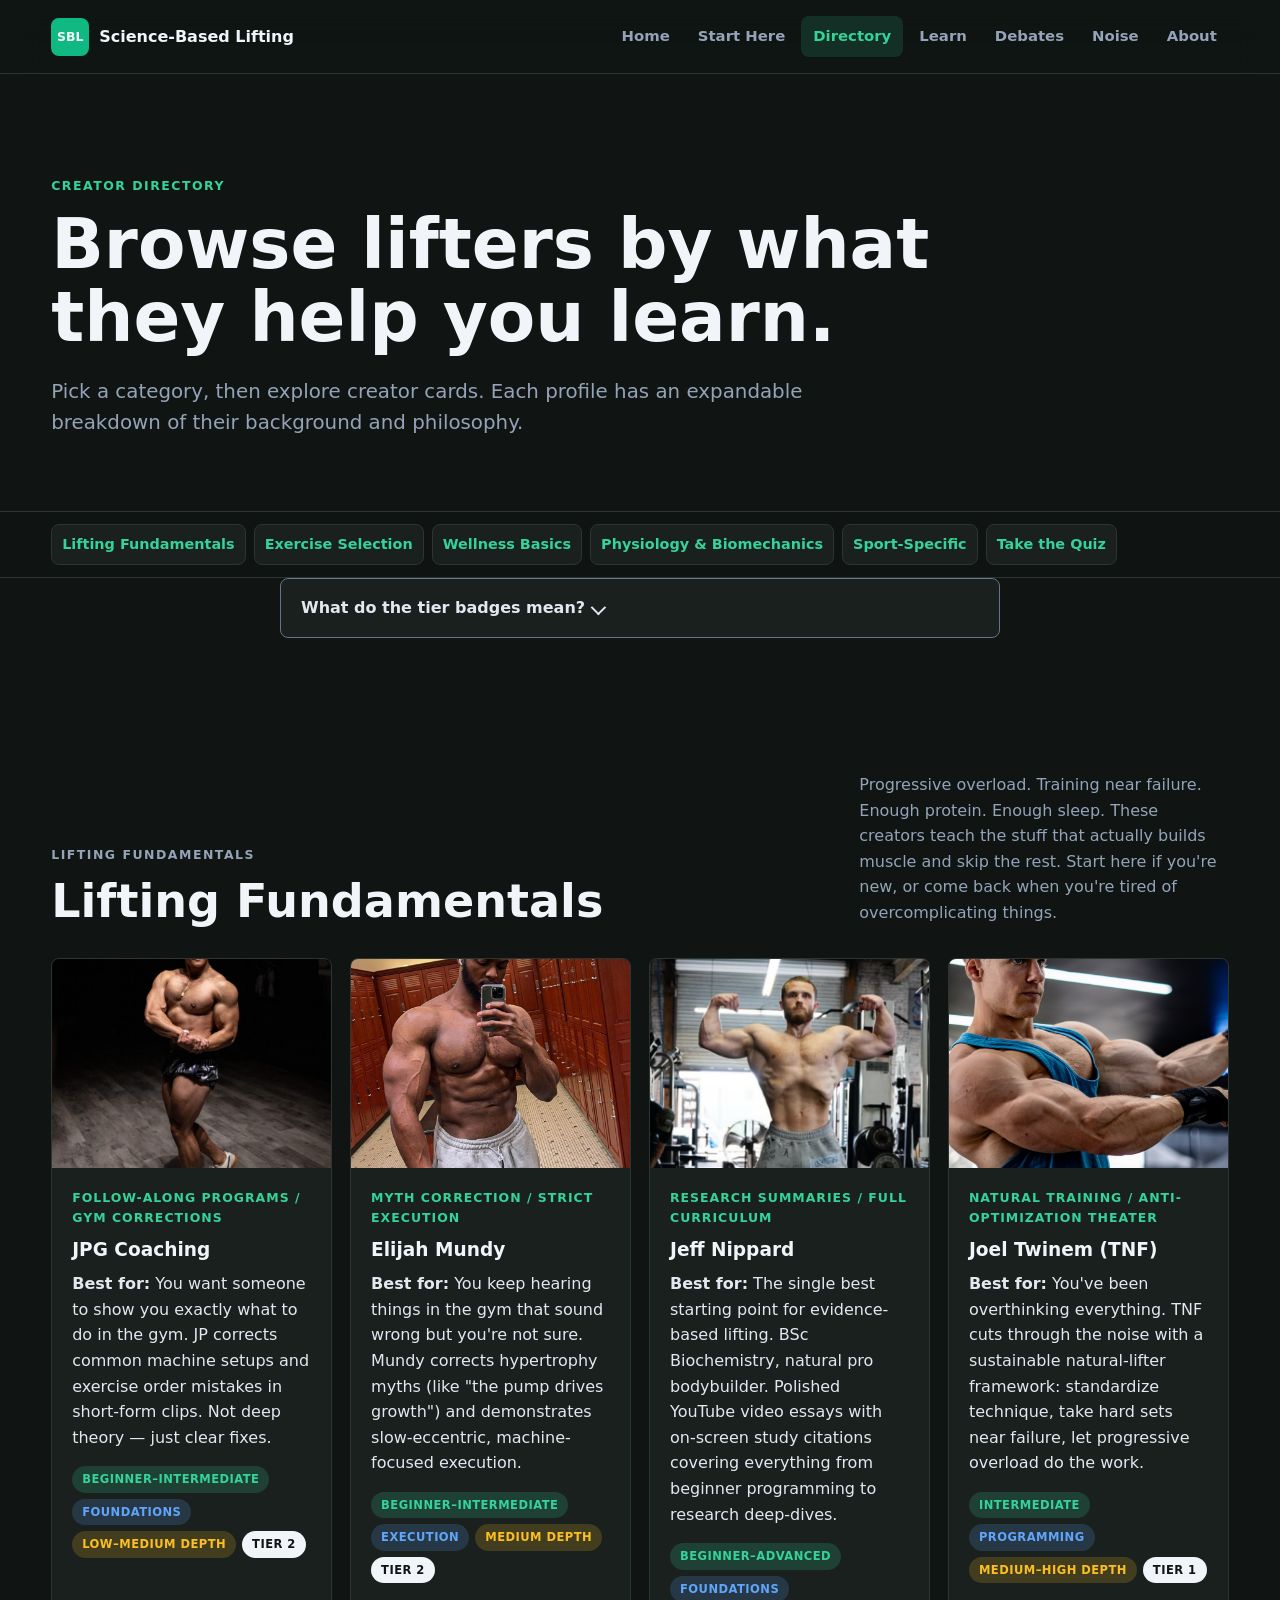
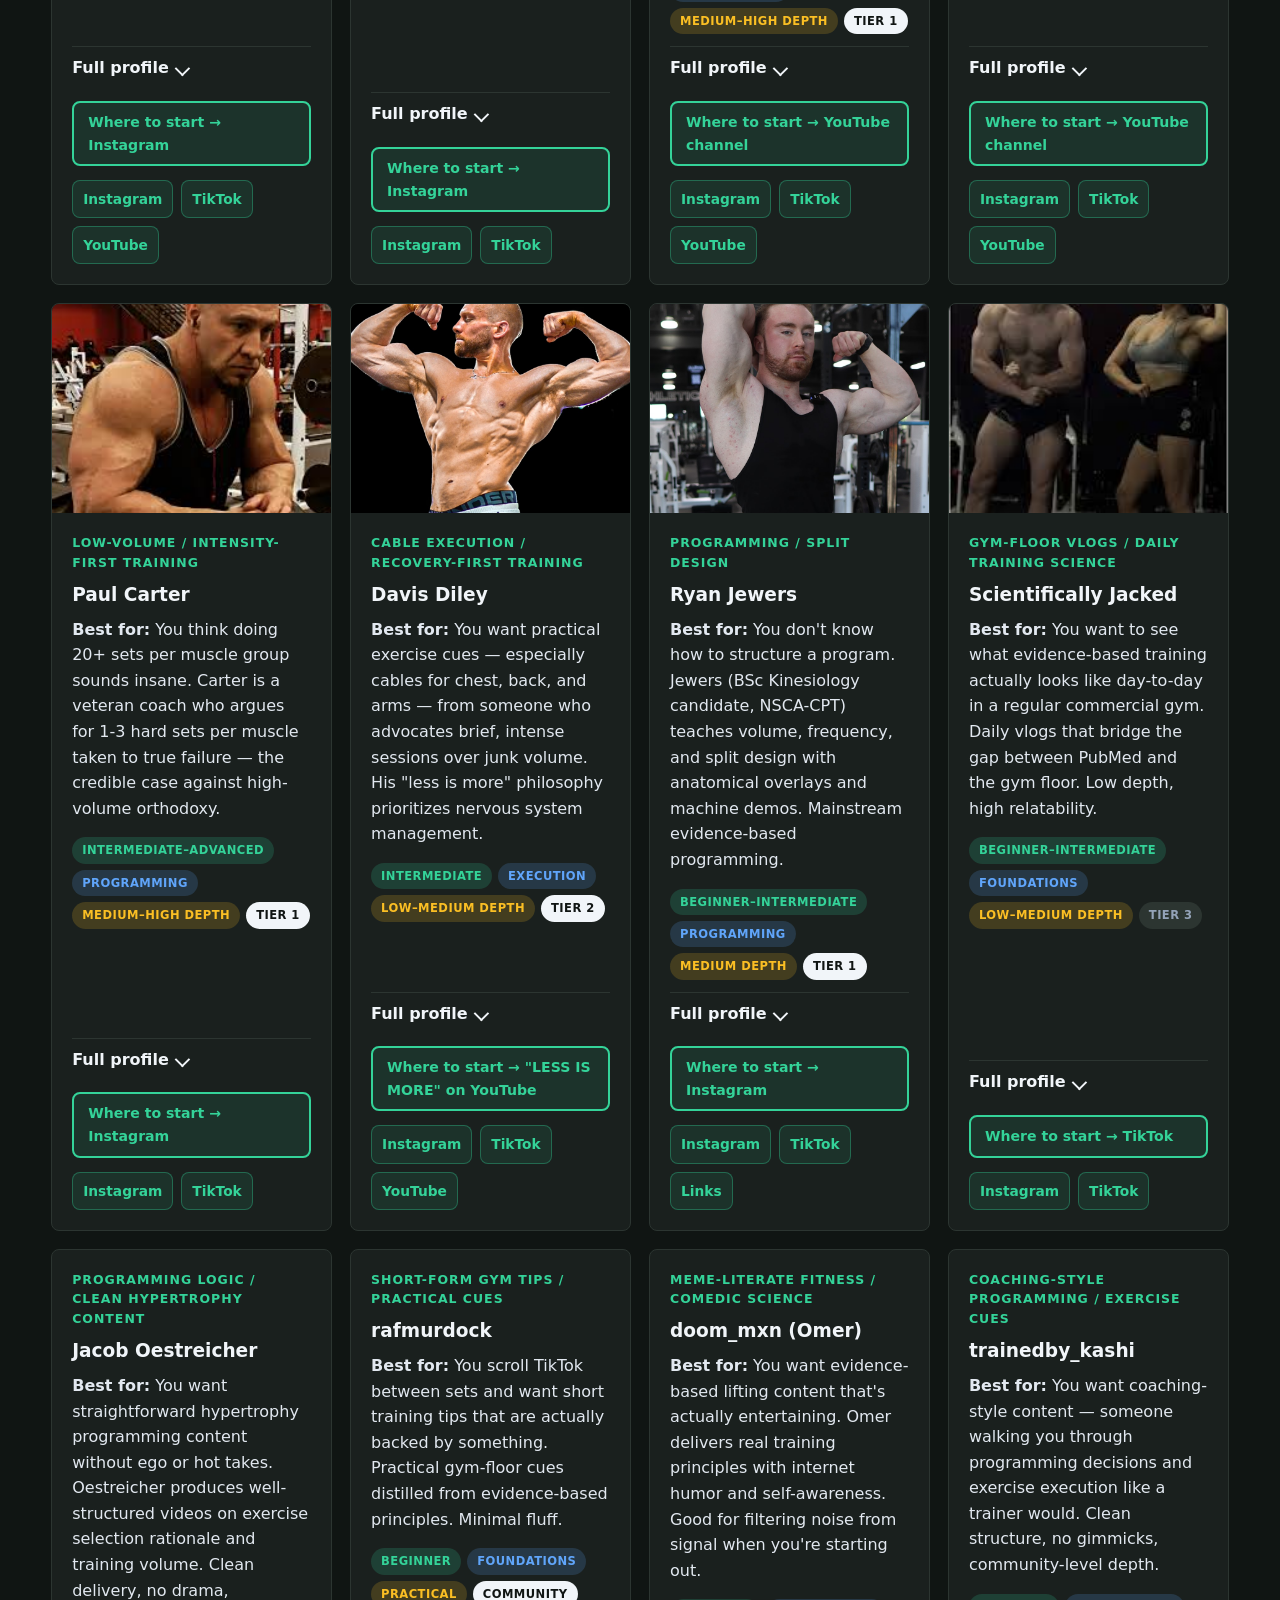
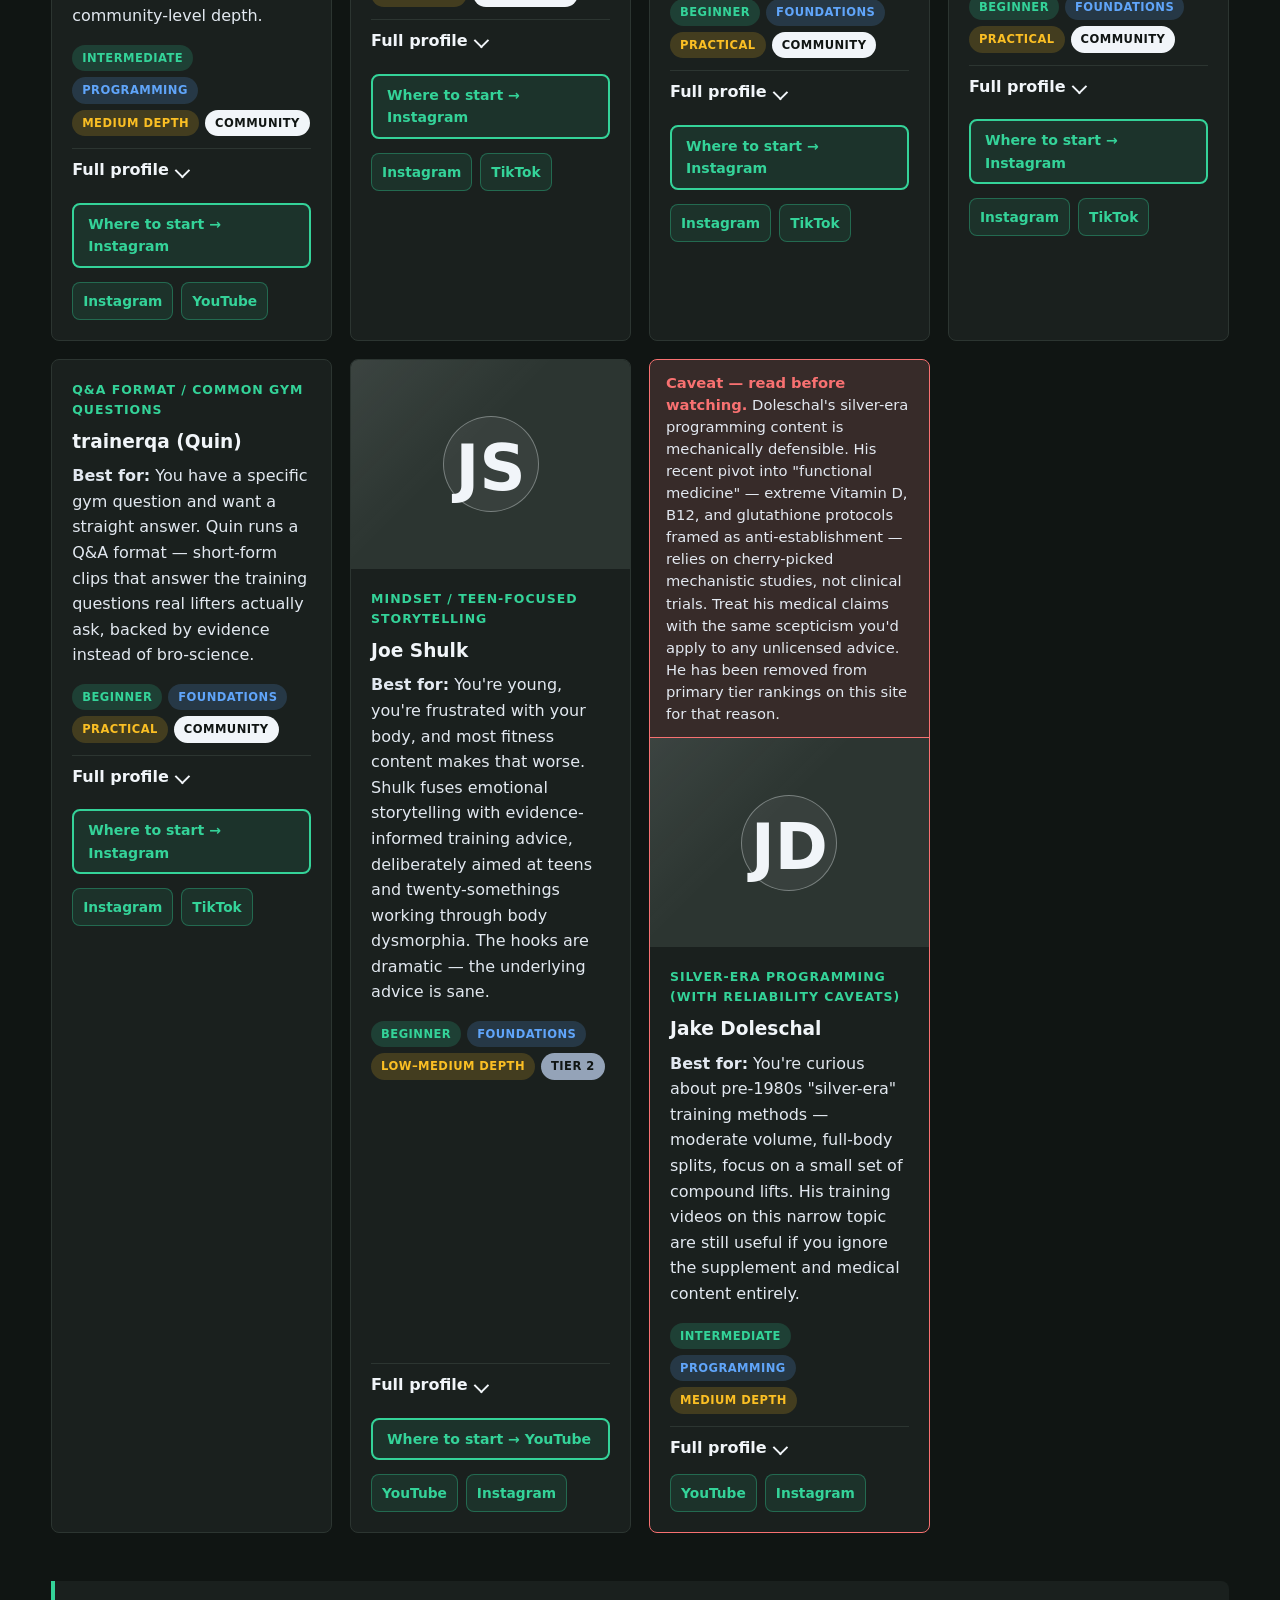
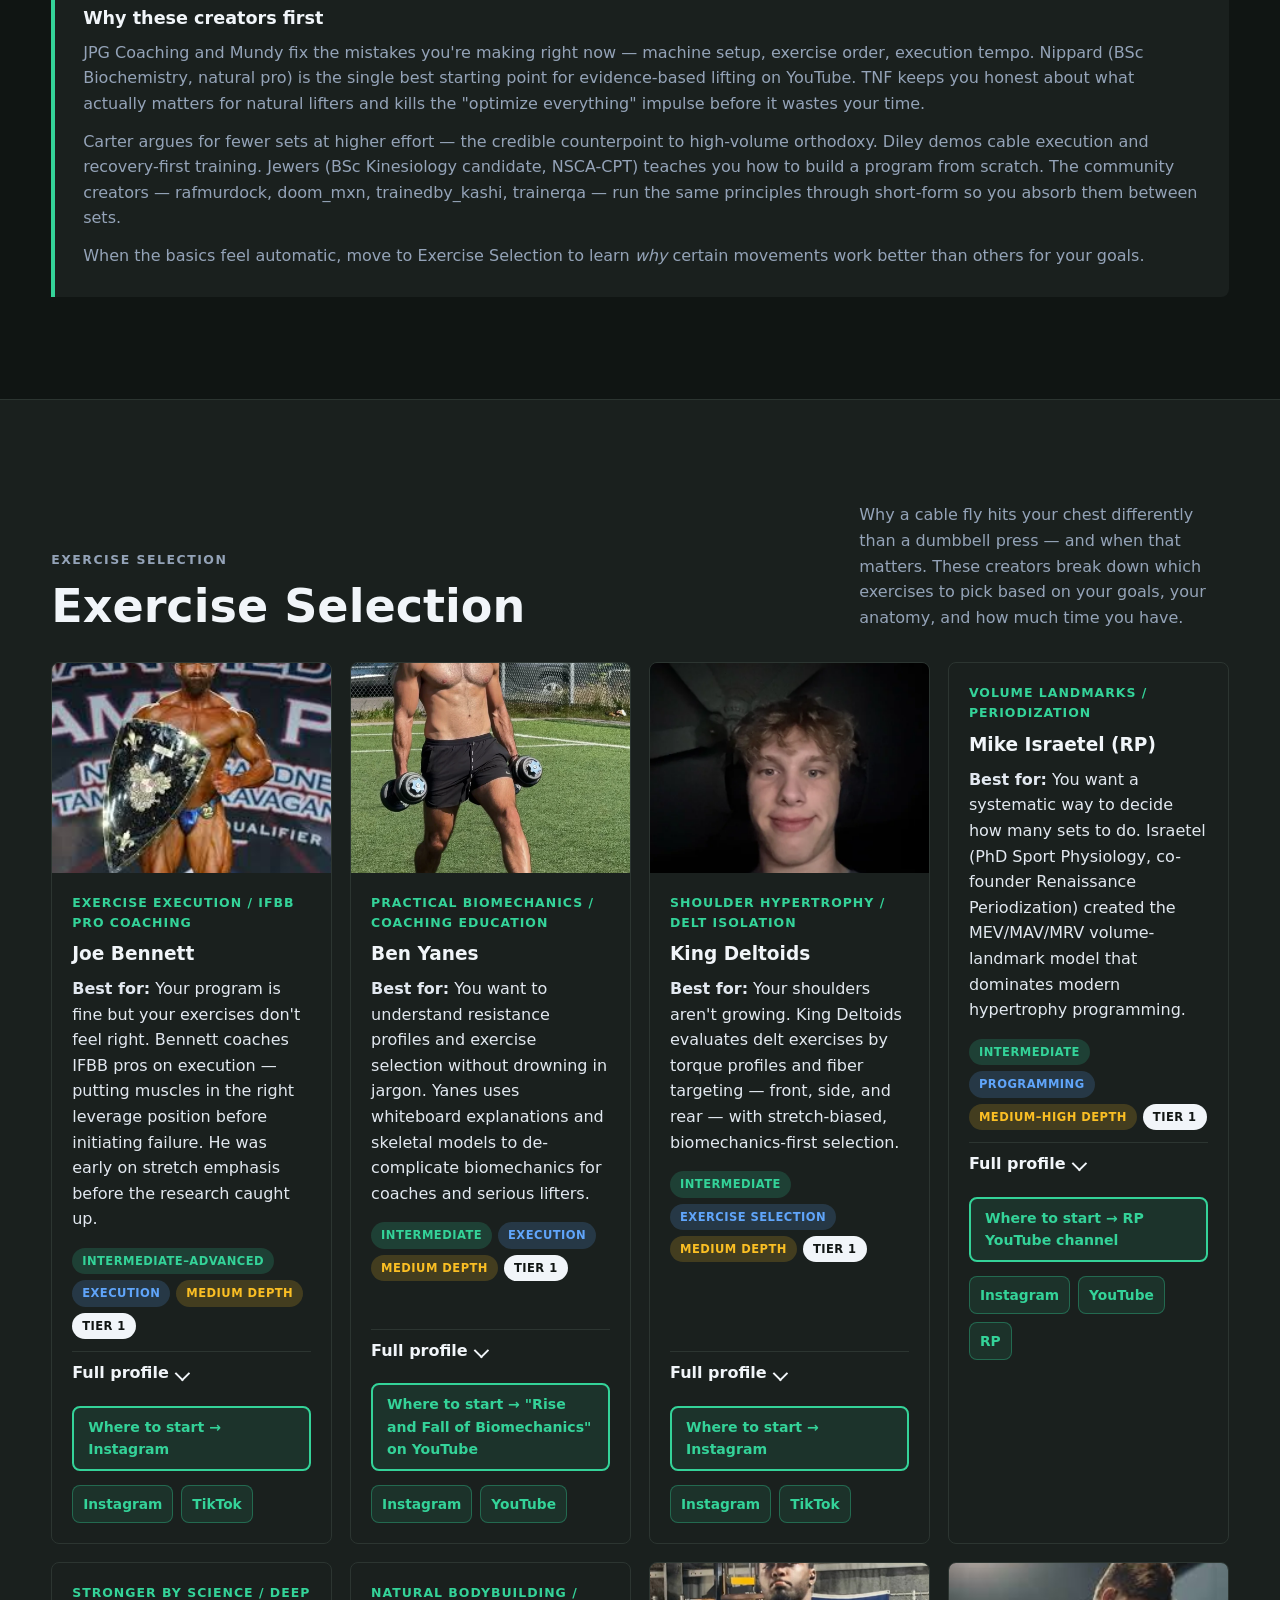
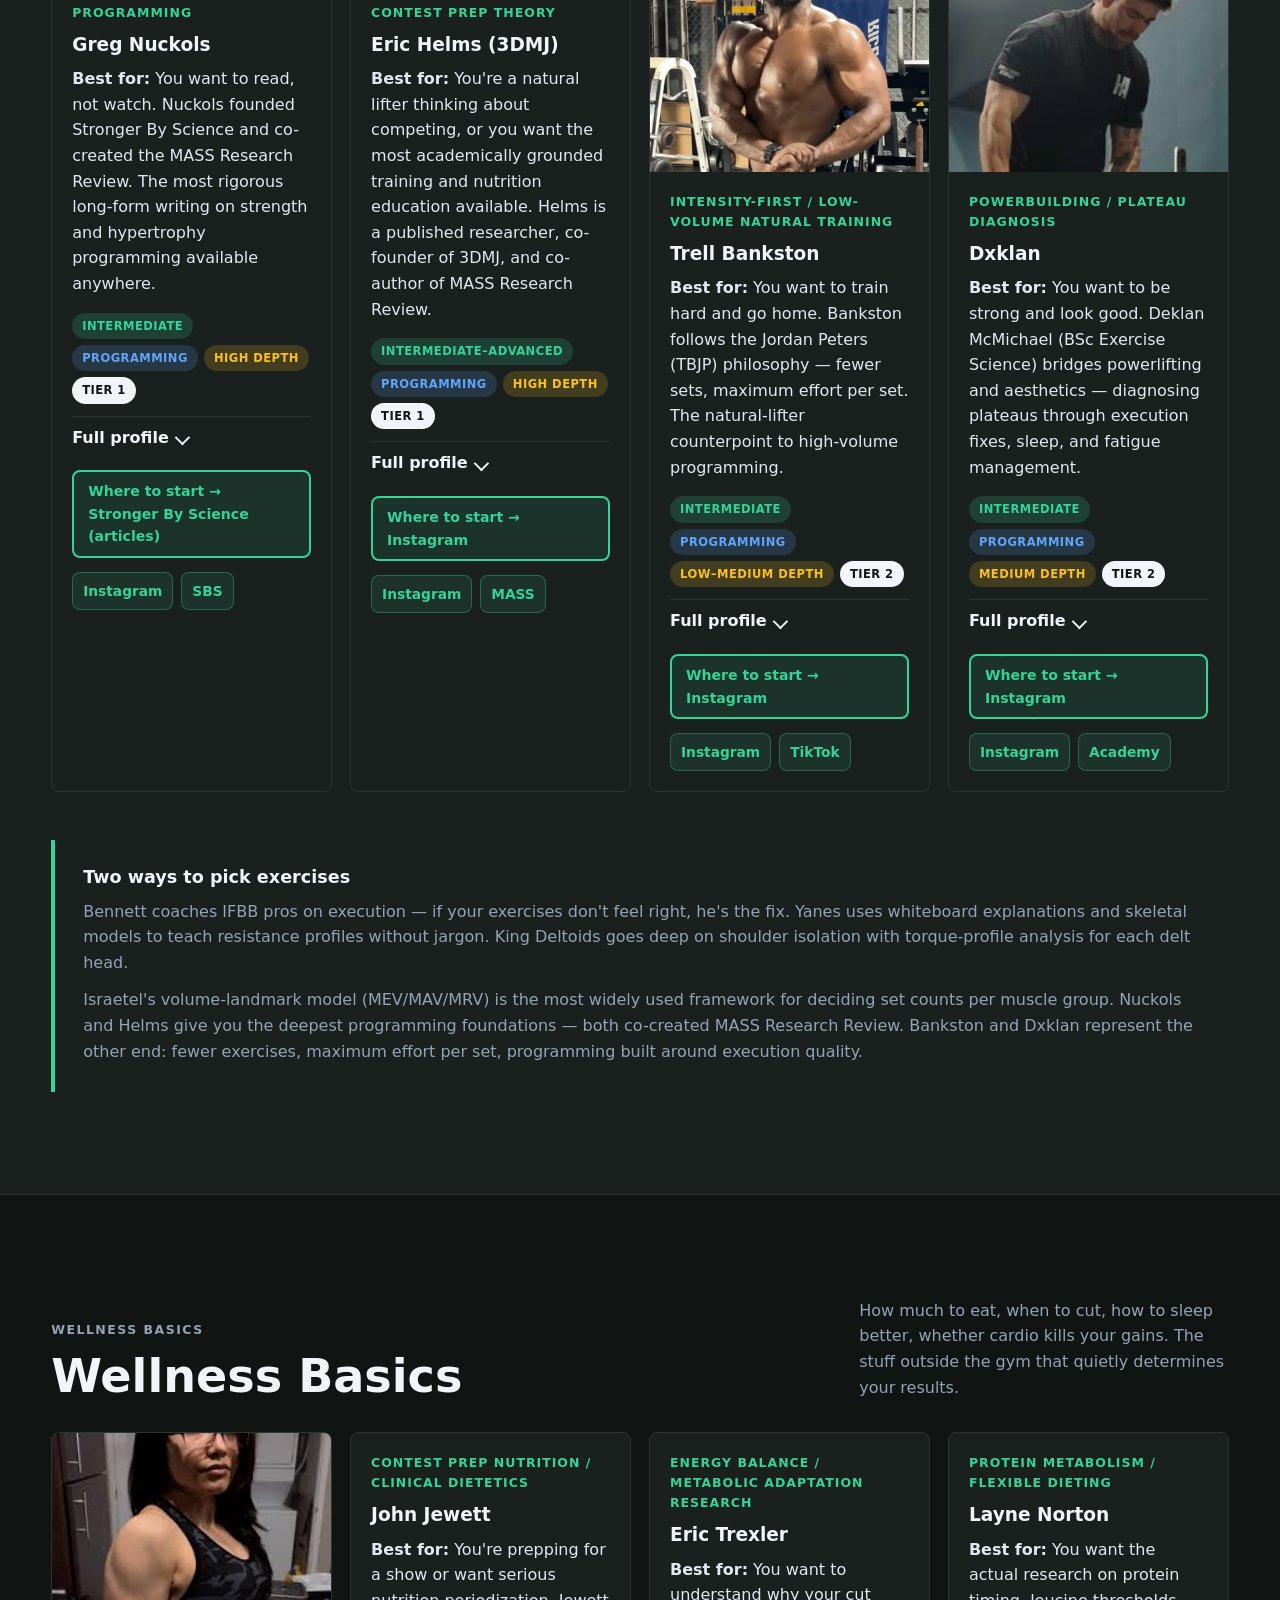
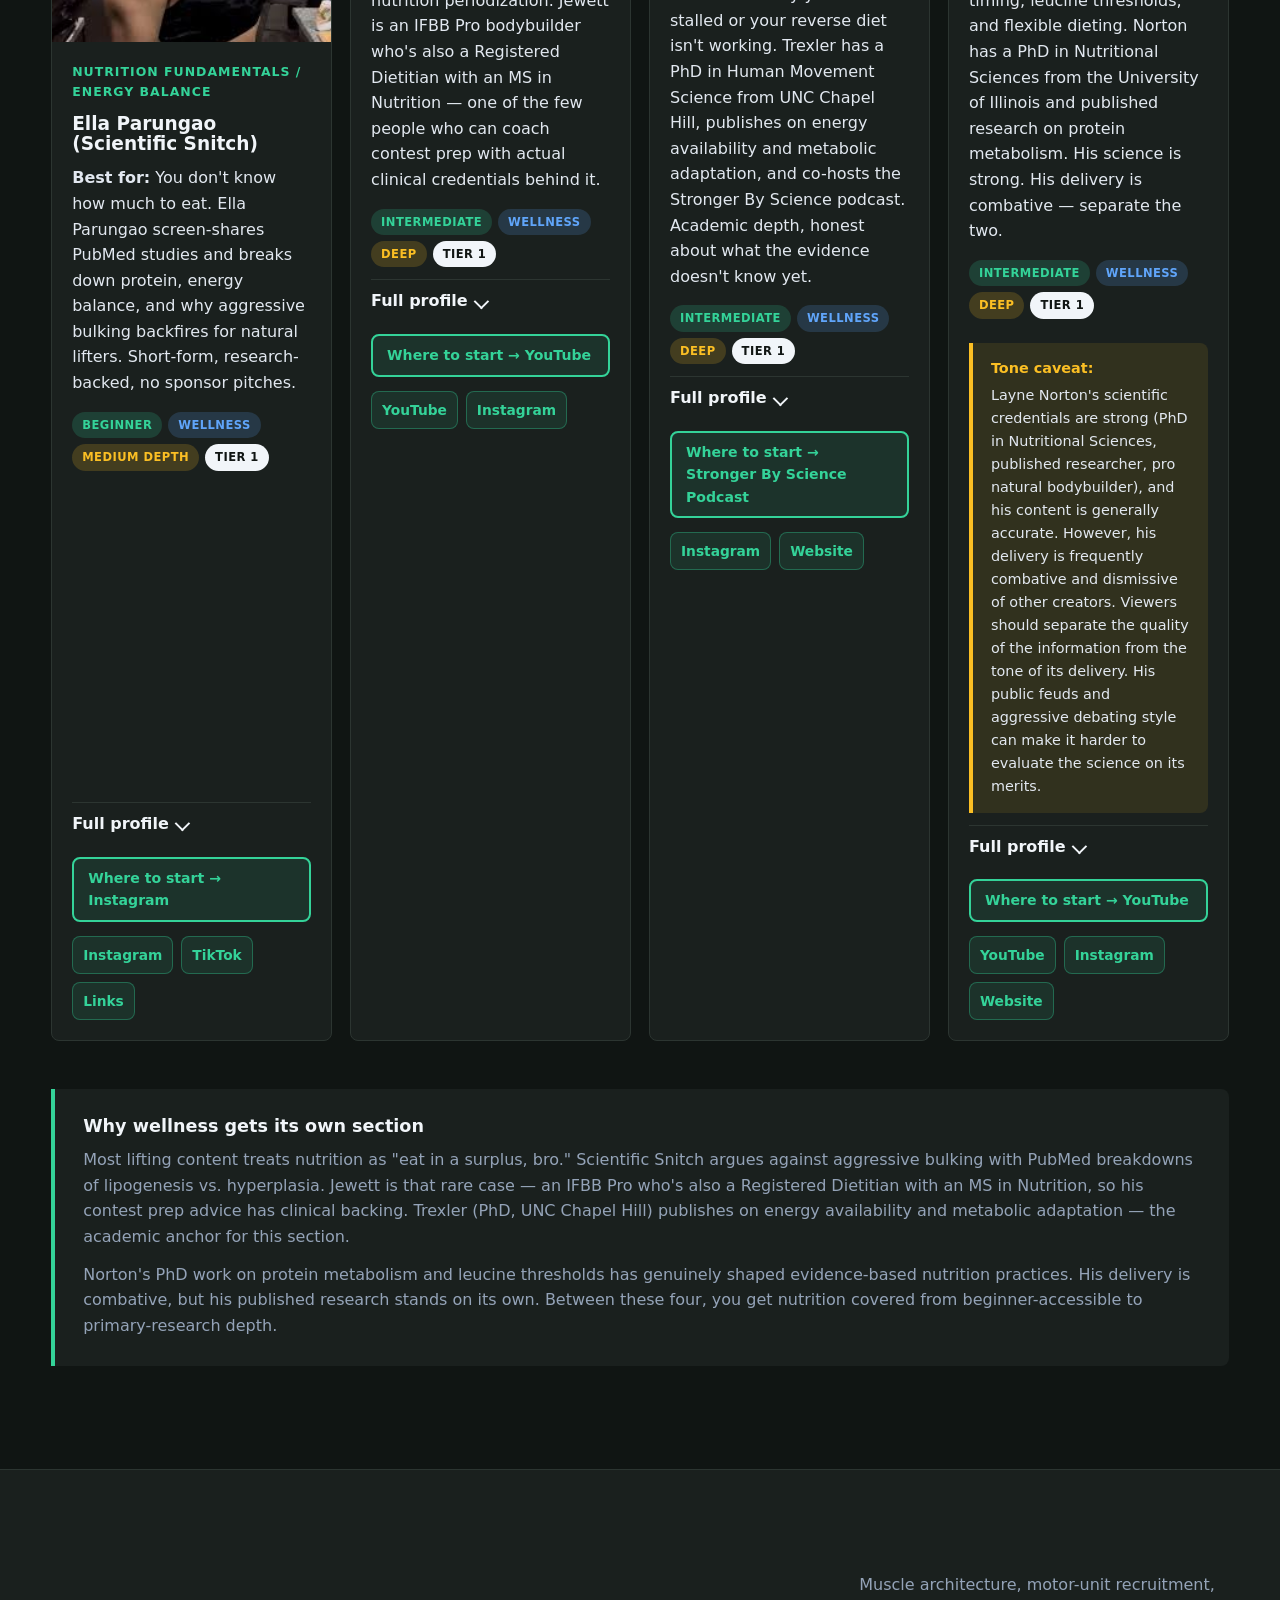
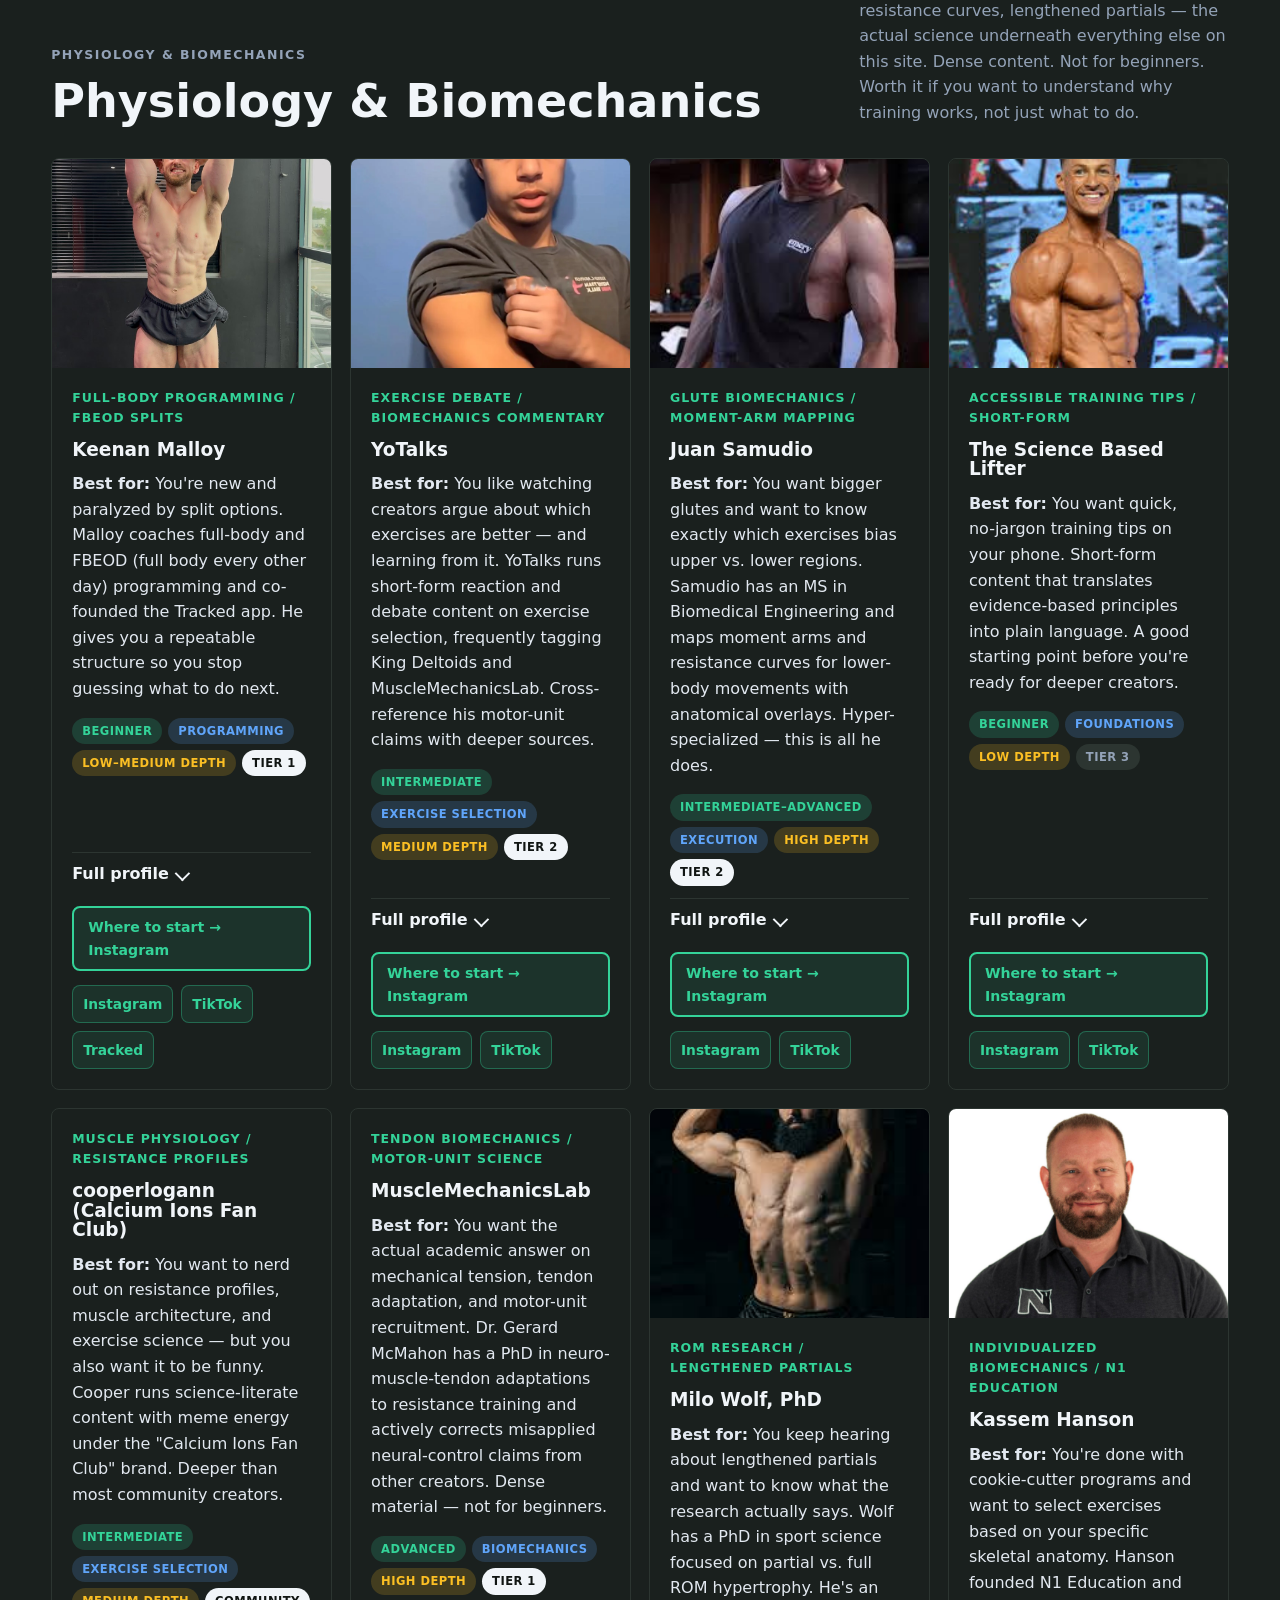
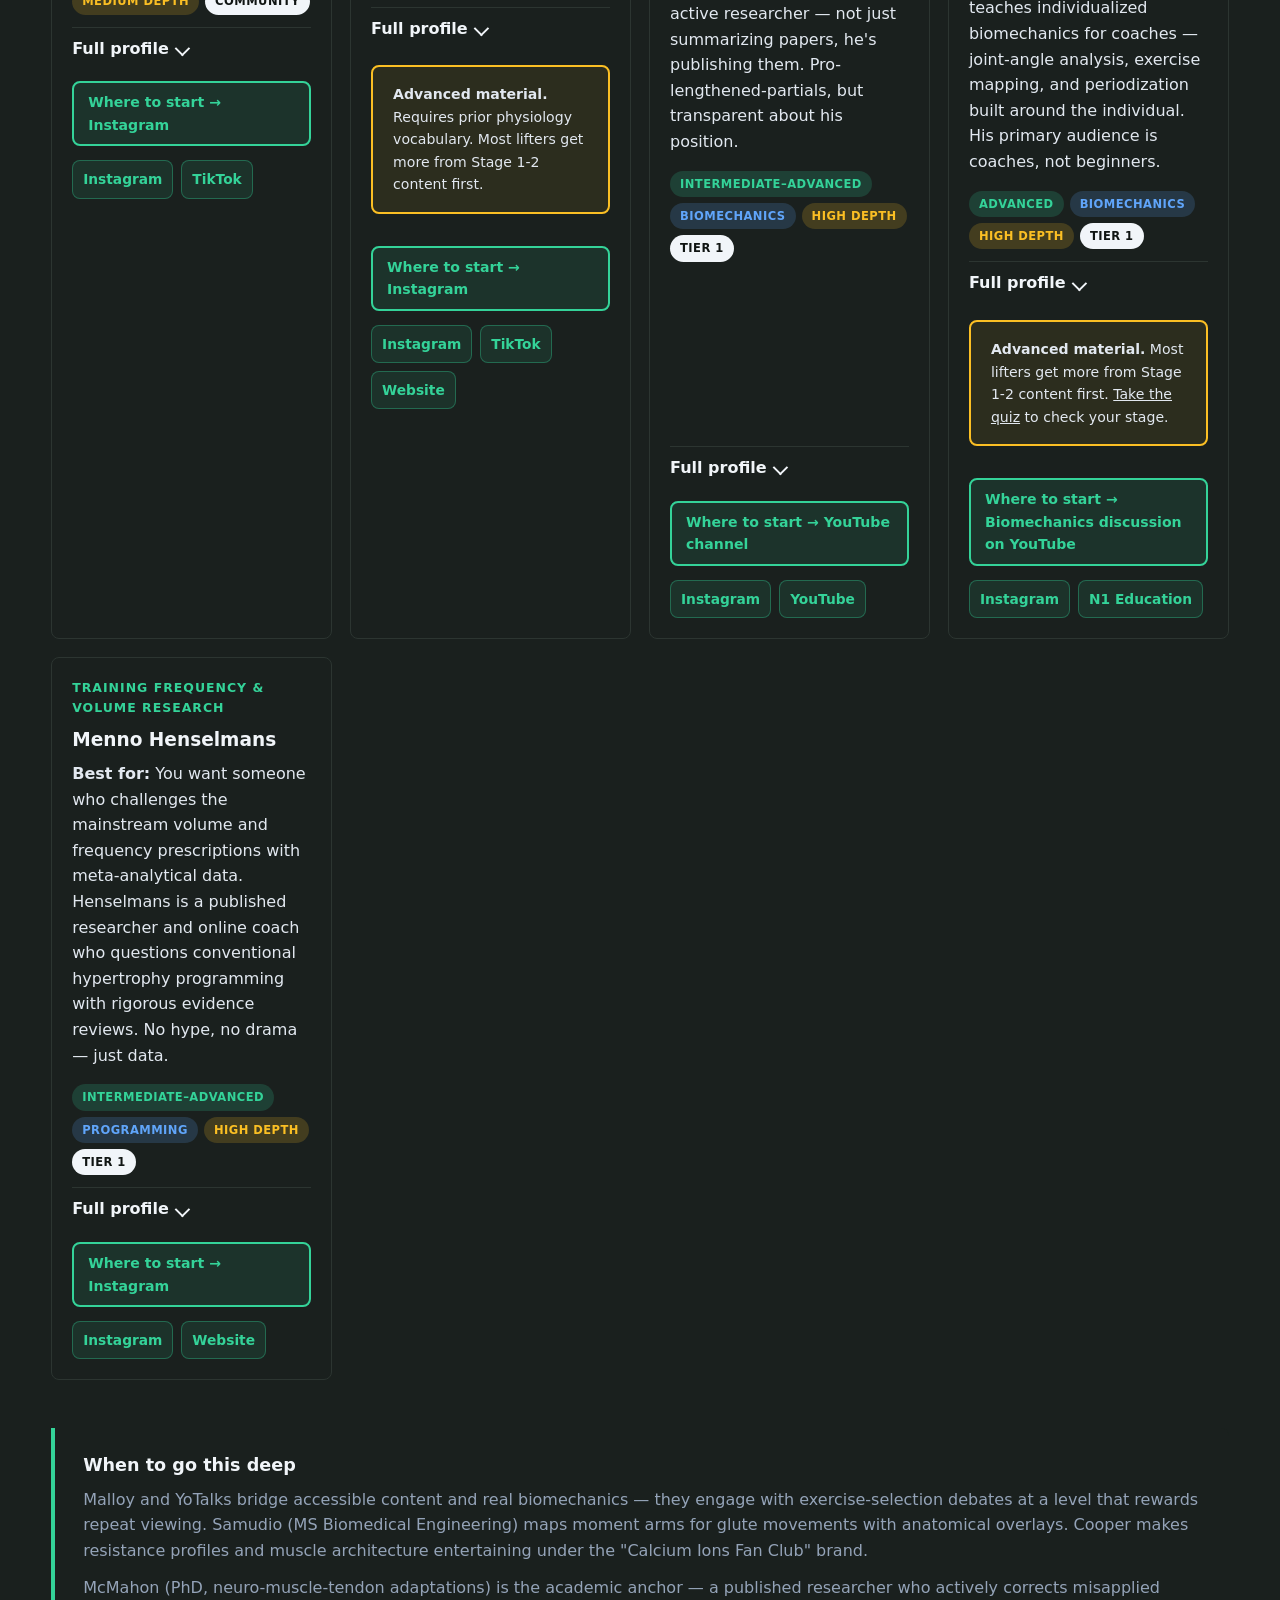
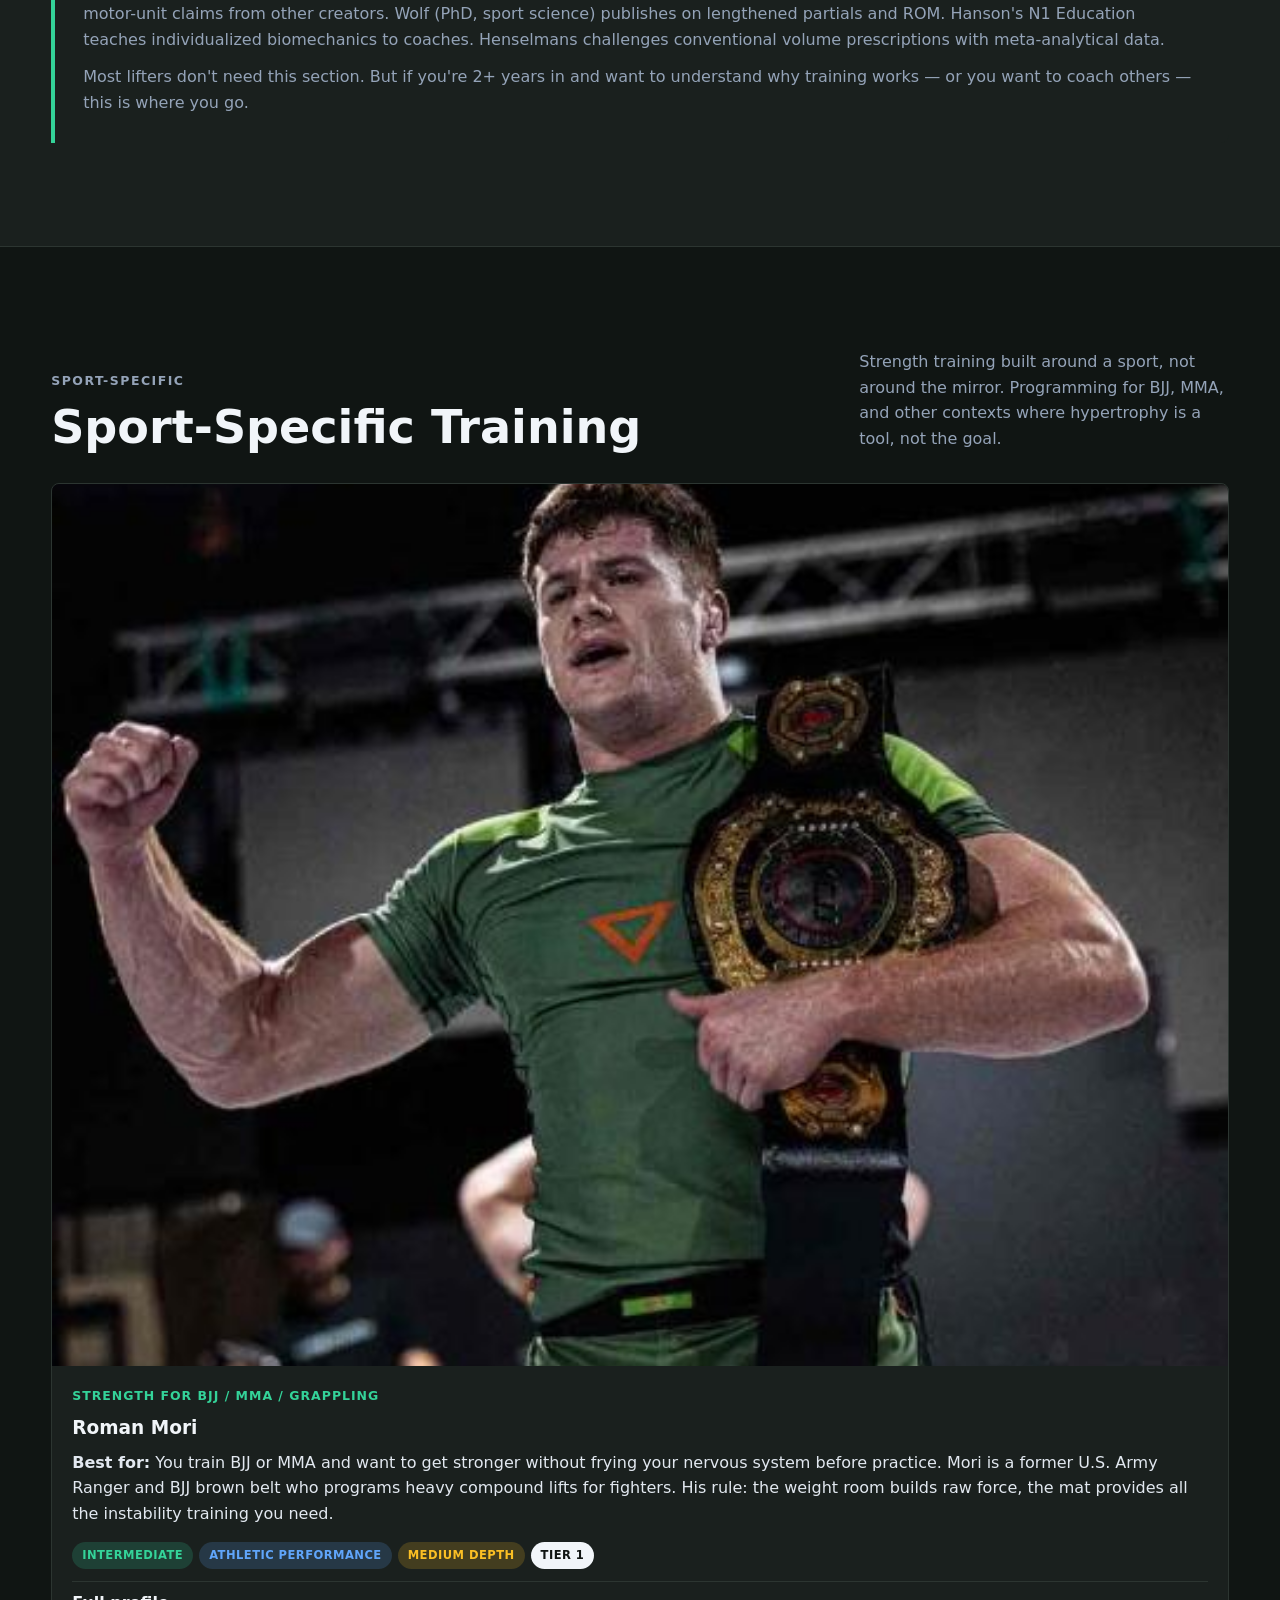
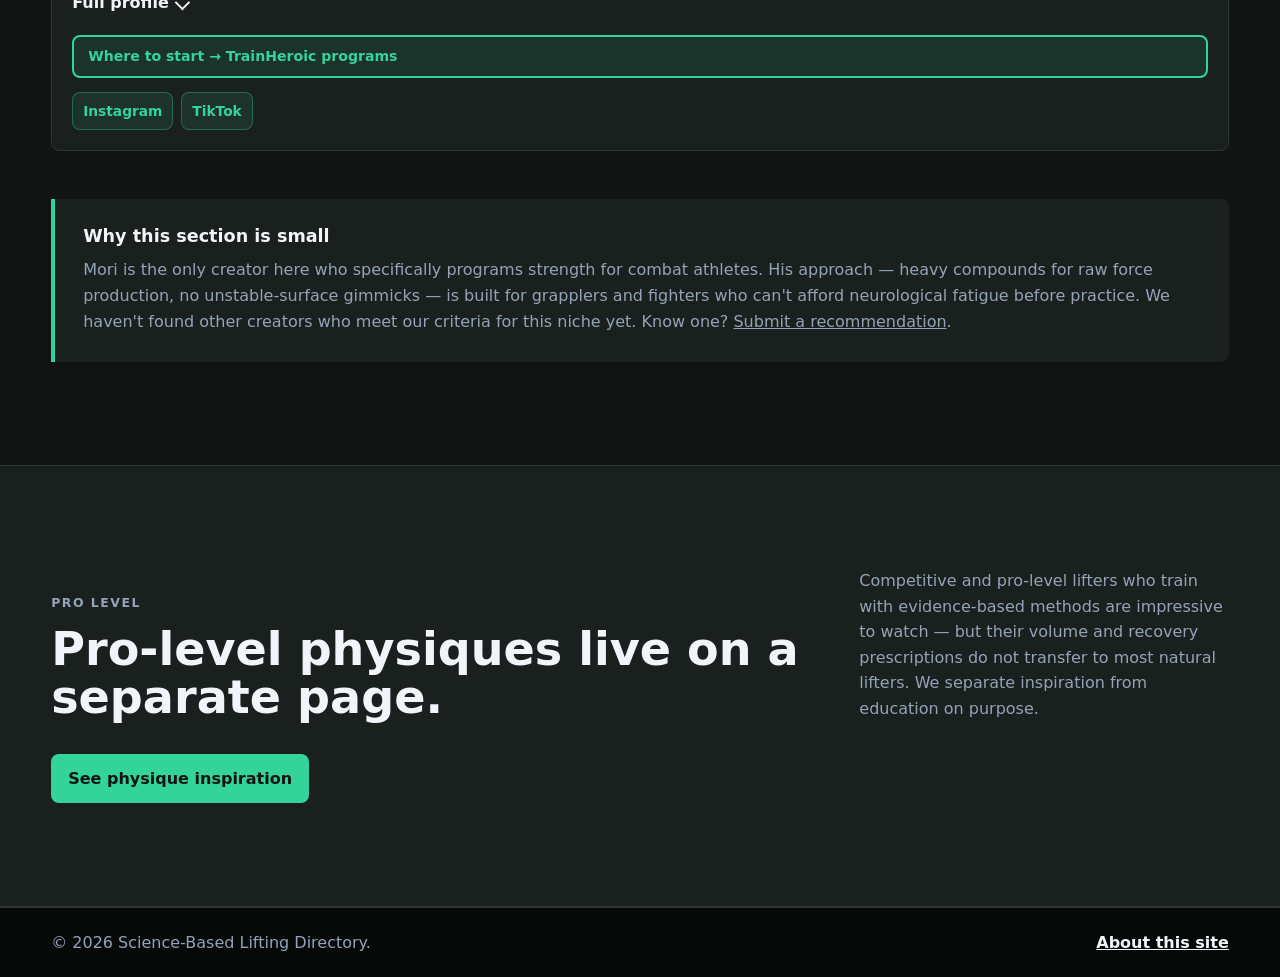
<file: directory.html>
<!DOCTYPE html>
<html lang="en">
<head>
  <meta charset="UTF-8">
  <meta name="viewport" content="width=device-width, initial-scale=1">
  <title>Creator Directory | Science-Based Lifting</title>
  <meta name="description" content="Browse evidence-based lifting creators by category, focus area, and social platform.">
  <meta name="theme-color" content="#101513">
  <link rel="stylesheet" href="styles.css">
</head>
<body>
  <a class="skip-link" href="#main">Skip to content</a>

  <header class="site-header">
    <a class="brand" href="index.html" aria-label="Science-Based Lifting Directory home">
      <span class="brand-mark" aria-hidden="true">SBL</span>
      <span>Science-Based Lifting</span>
    </a>
    <nav class="site-nav" aria-label="Main navigation">
      <a href="index.html">Home</a>
      <a href="start.html">Start Here</a>
      <a class="is-active" href="directory.html">Directory</a>
      <a href="learn.html">Learn</a>
      <a href="debates.html">Debates</a>
      <a href="noise.html">Noise</a>
      <a href="about.html">About</a>
    </nav>
  </header>

  <main id="main">
    <section class="page-hero">
      <p class="eyebrow">Creator directory</p>
      <h1>Browse lifters by what they help you learn.</h1>
      <p>Pick a category, then explore creator cards. Each profile has an expandable breakdown of their background and philosophy.</p>
    </section>

    <nav class="category-jump" aria-label="Creator category shortcuts">
      <a href="#fundamentals">Lifting Fundamentals</a>
      <a href="#exercise-selection">Exercise Selection</a>
      <a href="#wellness">Wellness Basics</a>
      <a href="#deep-science">Physiology &amp; Biomechanics</a>
      <a href="#athletes">Sport-Specific</a>
      <a href="start.html">Take the Quiz</a>
    </nav>

    <details class="tier-legend" style="max-width:720px;margin:0 auto 2rem;padding:1rem 1.25rem;border:1px solid var(--line);border-radius:8px;background:var(--surface);">
      <summary style="cursor:pointer;font-weight:600;color:var(--ink);">What do the tier badges mean?</summary>
      <div style="margin-top:0.75rem;display:grid;gap:0.5rem;">
        <p style="margin:0;"><span class="pill pill-tier" style="display:inline-block;margin-right:0.5rem;">Tier 1</span> Established creators with strong credentials, large audiences, and reliable accuracy. These are the primary recommendations.</p>
        <p style="margin:0;"><span class="pill pill-tier" style="display:inline-block;margin-right:0.5rem;">Tier 2</span> Solid creators with good content and growing audiences. Accurate but may have narrower scope or less consistent output than Tier 1.</p>
        <p style="margin:0;"><span class="pill pill-tier" style="display:inline-block;margin-right:0.5rem;">Community</span> Smaller creators who reliably translate established science into accessible formats. Worth following but not primary educators.</p>
        <p style="margin:0;"><span class="pill pill-tier" style="display:inline-block;margin-right:0.5rem;">Inspiration</span> Pro-level competitors who train with evidence-based methods. Impressive to watch, but their volume and recovery prescriptions don't transfer to most natural lifters. <a href="inspiration.html">See the inspiration page</a>.</p>
      </div>
    </details>

        <!-- Lifting Fundamentals -->
    <section class="directory-section" id="fundamentals">
      <div class="section-heading section-heading-wide">
        <div>
          <p class="eyebrow">Lifting Fundamentals</p>
          <h2>Lifting Fundamentals</h2>
        </div>
        <p>Progressive overload. Training near failure. Enough protein. Enough sleep. These creators teach the stuff that actually builds muscle and skip the rest. Start here if you're new, or come back when you're tired of overcomplicating things.</p>
      </div>
      <div class="creator-grid">
        <article class="creator-card">
          <figure class="portrait"><img src="images/jpgcoaching.jpg" alt="JPG Coaching" loading="lazy" width="1500" height="1875"></figure>
          <div class="card-body">
            <p class="specialty">Follow-along programs / gym corrections</p>
            <h3>JPG Coaching</h3>
            <p><strong>Best for:</strong> You want someone to show you exactly what to do in the gym. JP corrects common machine setups and exercise order mistakes in short-form clips. Not deep theory — just clear fixes.</p>
            <div class="pills">
              <span class="pill pill-level">Beginner–Intermediate</span>
              <span class="pill pill-domain">Foundations</span>
              <span class="pill pill-depth">Low–Medium depth</span>
              <span class="pill pill-tier">Tier 2</span>
            </div>
            <details>
              <summary>Full profile</summary>
              <p><strong>Background:</strong> JP Gallardo. Professional fitness coach with 4.5M+ TikTok/IG followers. Rapid-fire edits with clear "Do This, Not That" visual cues.</p>
              <p><strong>Core philosophy:</strong> Hyper-practical application. Corrects common gym mistakes (exercise order, machine setups) to maximize daily gym efficiency. Strips away jargon for simple, immediate adjustments.</p>
              <p><strong>Platform:</strong> Short-form demo-heavy content, full-day training vlogs. 1-on-1 coaching and 10-week programs.</p>
              <h4>What they teach</h4>
              <ul class="teaches-list">
                <li>Common exercise corrections and machine setup</li>
                <li>Exercise order optimization for gym efficiency</li>
                <li>Follow-along bodybuilding programming (PPL/upper-lower)</li>
              </ul>
              <h4>Pair with</h4>
              <div class="pair-with">
                <a href="#fundamentals">Jeff Nippard</a>
                <a href="#fundamentals">Ryan Jewers</a>
              </div>
            </details>
            <a href="https://www.instagram.com/jpgcoaching/" target="_blank" rel="noreferrer" class="where-to-start">Where to start → Instagram</a>
            <div class="profile-links">
              <a href="https://www.instagram.com/jpgcoaching/" target="_blank" rel="noreferrer">Instagram</a>
              <a href="https://www.tiktok.com/@jpgcoaching" target="_blank" rel="noreferrer">TikTok</a>
              <a href="https://www.youtube.com/@jpgcoaching1" target="_blank" rel="noreferrer">YouTube</a>
            </div>
          </div>
        </article>

        <article class="creator-card">
          <figure class="portrait"><img src="images/elijahmundy.jpg" alt="Elijah Mundy" loading="lazy" width="900" height="900"></figure>
          <div class="card-body">
            <p class="specialty">Myth correction / strict execution</p>
            <h3>Elijah Mundy</h3>
            <p><strong>Best for:</strong> You keep hearing things in the gym that sound wrong but you're not sure. Mundy corrects hypertrophy myths (like "the pump drives growth") and demonstrates slow-eccentric, machine-focused execution.</p>
            <div class="pills">
              <span class="pill pill-level">Beginner–Intermediate</span>
              <span class="pill pill-domain">Execution</span>
              <span class="pill pill-depth">Medium depth</span>
              <span class="pill pill-tier">Tier 2</span>
            </div>
            <details>
              <summary>Full profile</summary>
              <p><strong>Background:</strong> Elijah Mundy. NASM PT/Nutrition. Evidence-based bodybuilder. Short-form education plus paid programming via TrainHeroic "Brigade."</p>
              <p><strong>Core philosophy:</strong> Hypertrophy myth-correction (e.g., "the pump is irrelevant to hypertrophy"). Demonstrates the stimulating reps model with strict slow-eccentric execution. Closely integrated with TNF and Jewers network.</p>
              <h4>What they teach</h4>
              <ul class="teaches-list">
                <li>Myth-correction: what actually drives hypertrophy vs gym lore</li>
                <li>Strict execution with slow eccentrics on machines</li>
                <li>Low-volume, optimized machine work for proportional development</li>
              </ul>
              <h4>Pair with</h4>
              <div class="pair-with">
                <a href="#fundamentals">TNF</a>
                <a href="#fundamentals">Ryan Jewers</a>
              </div>
            </details>
            <a href="https://www.instagram.com/elijah_mundy_/" target="_blank" rel="noreferrer" class="where-to-start">Where to start → Instagram</a>
            <div class="profile-links">
              <a href="https://www.instagram.com/elijah_mundy_/" target="_blank" rel="noreferrer">Instagram</a>
              <a href="https://www.tiktok.com/@elijah_mundy_" target="_blank" rel="noreferrer">TikTok</a>
            </div>
          </div>
        </article>

        <article class="creator-card">
          <figure class="portrait"><img src="images/jeffnippard.avif" alt="Jeff Nippard" loading="lazy" width="1200" height="900"></figure>
          <div class="card-body">
            <p class="specialty">Research summaries / full curriculum</p>
            <h3>Jeff Nippard</h3>
            <p><strong>Best for:</strong> The single best starting point for evidence-based lifting. BSc Biochemistry, natural pro bodybuilder. Polished YouTube video essays with on-screen study citations covering everything from beginner programming to research deep-dives.</p>
            <div class="pills">
              <span class="pill pill-level">Beginner–Advanced</span>
              <span class="pill pill-domain">Foundations</span>
              <span class="pill pill-depth">Medium–High depth</span>
              <span class="pill pill-tier">Tier 1</span>
            </div>
            <details>
              <summary>Full profile</summary>
              <p><strong>Background:</strong> Jeff Nippard. BSc Biochemistry, natural pro bodybuilder. 4.4M+ YouTube. The single most influential evidence-based generalist on YouTube. 10-30 minute video essays with on-screen study citations and 3D anatomical animations.</p>
              <p><strong>Core philosophy:</strong> Mainstream evidence-based, slightly conservative on novel claims. Blends rigorous literature reviews with practical programming, seeking the middle ground between high and low volume extremes. Generally walks claims back when challenged.</p>
              <h4>What they teach</h4>
              <ul class="teaches-list">
                <li>Research-summary video essays covering the full training curriculum</li>
                <li>Hypertrophy and strength programming with study citations</li>
                <li>Exercise tier lists and evidence reviews (balanced, not absolute)</li>
              </ul>
              <h4>Pair with</h4>
              <div class="pair-with">
                <a href="#deep-science">Milo Wolf</a>
                <a href="#fundamentals">Paul Carter</a>
              </div>
            </details>
            <a href="https://www.youtube.com/@JeffNippard" target="_blank" rel="noreferrer" class="where-to-start">Where to start → YouTube channel</a>
            <div class="profile-links">
              <a href="https://www.instagram.com/jeffnippard/" target="_blank" rel="noreferrer">Instagram</a>
              <a href="https://www.tiktok.com/@jeffnippard" target="_blank" rel="noreferrer">TikTok</a>
              <a href="https://www.youtube.com/@JeffNippard" target="_blank" rel="noreferrer">YouTube</a>
            </div>
          </div>
        </article>

        <article class="creator-card">
          <figure class="portrait"><img src="images/tnf.jpg" alt="Joel Twinem, TNF" loading="lazy" width="900" height="900"></figure>
          <div class="card-body">
            <p class="specialty">Natural training / anti-optimization theater</p>
            <h3>Joel Twinem (TNF)</h3>
            <p><strong>Best for:</strong> You've been overthinking everything. TNF cuts through the noise with a sustainable natural-lifter framework: standardize technique, take hard sets near failure, let progressive overload do the work.</p>
            <div class="pills">
              <span class="pill pill-level">Intermediate</span>
              <span class="pill pill-domain">Programming</span>
              <span class="pill pill-depth">Medium–High depth</span>
              <span class="pill pill-tier">Tier 1</span>
            </div>
            <details>
              <summary>Full profile</summary>
              <p><strong>Background:</strong> Joel Twinem. Fitness coach and content creator. TikTok-led, expanding to YouTube long-form. Direct-to-camera green screen style with academic papers as backgrounds. Content-review and rebuttal videos are a recurring format.</p>
              <p><strong>Core philosophy:</strong> "Standardize technique, take hard work sets near failure, let progressive overload do the work; volume follows frequency." Natural-leaning, anti-cult of "optimal," pragmatic. Particularly strong at calibrating expectations and debunking optimization theater.</p>
              <h4>What they teach</h4>
              <ul class="teaches-list">
                <li>Natural bodybuilding training and nutrition philosophy</li>
                <li>Technique standardization and sustainable programming</li>
                <li>Debunking optimization theater and unrealistic expectations</li>
              </ul>
              <h4>Pair with</h4>
              <div class="pair-with">
                <a href="#fundamentals">Ryan Jewers</a>
                <a href="#fundamentals">Paul Carter</a>
              </div>
            </details>
            <a href="https://www.youtube.com/@RealTNF" target="_blank" rel="noreferrer" class="where-to-start">Where to start → YouTube channel</a>
            <div class="profile-links">
              <a href="https://www.instagram.com/tnutrition_fitness/" target="_blank" rel="noreferrer">Instagram</a>
              <a href="https://www.tiktok.com/@t_nutrition_fitness" target="_blank" rel="noreferrer">TikTok</a>
              <a href="https://www.youtube.com/@RealTNF" target="_blank" rel="noreferrer">YouTube</a>
            </div>
          </div>
        </article>

        <article class="creator-card">
          <figure class="portrait"><img src="images/paulcarter.jpeg" alt="Paul Carter" loading="lazy" width="900" height="900"></figure>
          <div class="card-body">
            <p class="specialty">Low-volume / intensity-first training</p>
            <h3>Paul Carter</h3>
            <p><strong>Best for:</strong> You think doing 20+ sets per muscle group sounds insane. Carter is a veteran coach who argues for 1-3 hard sets per muscle taken to true failure — the credible case against high-volume orthodoxy.</p>
            <div class="pills">
              <span class="pill pill-level">Intermediate–Advanced</span>
              <span class="pill pill-domain">Programming</span>
              <span class="pill pill-depth">Medium–High depth</span>
              <span class="pill pill-tier">Tier 1</span>
            </div>
            <details>
              <summary>Full profile</summary>
              <p><strong>Background:</strong> Paul Carter. Veteran coach, blogger, industry writer with decades of experience. Long-form podcasts, blog posts, IG essays. Website: lift-run-bang.com.</p>
              <p><strong>Core philosophy:</strong> Lower-volume, intensity-first; explicit critic of high-volume orthodoxy. 1-3 sets per muscle group taken to true failure. Skeptical of stretch-mediated hypertrophy trends. Willing to dispute SBL consensus.</p>
              <h4>What they teach</h4>
              <ul class="teaches-list">
                <li>Low-volume, high-effort hypertrophy philosophy</li>
                <li>The credible case against volume orthodoxy</li>
                <li>Intensity-first training for experienced lifters</li>
              </ul>
              <h4>Pair with</h4>
              <div class="pair-with">
                <a href="#fundamentals">Jeff Nippard</a>
                <a href="#fundamentals">TNF</a>
              </div>
              <div class="accuracy-note">
                <strong>Note on neurotype framework</strong>
                His neurotype framework is not well supported by the literature. Users should treat that subset as opinion. His volume arguments are otherwise well-reasoned.
              </div>
            </details>
            <a href="https://www.instagram.com/liftrunbang1/" target="_blank" rel="noreferrer" class="where-to-start">Where to start → Instagram</a>
            <div class="profile-links">
              <a href="https://www.instagram.com/liftrunbang1/" target="_blank" rel="noreferrer">Instagram</a>
              <a href="https://www.tiktok.com/@liftrunbang1" target="_blank" rel="noreferrer">TikTok</a>
            </div>
          </div>
        </article>

        <article class="creator-card">
          <figure class="portrait"><img src="images/davisdiley.jpg" alt="Davis Diley" loading="lazy" width="900" height="900"></figure>
          <div class="card-body">
            <p class="specialty">Cable execution / recovery-first training</p>
            <h3>Davis Diley</h3>
            <p><strong>Best for:</strong> You want practical exercise cues — especially cables for chest, back, and arms — from someone who advocates brief, intense sessions over junk volume. His "less is more" philosophy prioritizes nervous system management.</p>
            <div class="pills">
              <span class="pill pill-level">Intermediate</span>
              <span class="pill pill-domain">Execution</span>
              <span class="pill pill-depth">Low–Medium depth</span>
              <span class="pill pill-tier">Tier 2</span>
            </div>
            <details>
              <summary>Full profile</summary>
              <p><strong>Background:</strong> Davis Diley. TikTok ~3M followers. Short-form demos and form-cue clips. Has discussed peptide/PED use openly in content.</p>
              <p><strong>Core philosophy:</strong> "Less is more." Challenges the grind mentality. Advocates for nervous system management, intelligent recovery, and intense, brief execution over junk volume. Practical cueing more than mechanistic explanation.</p>
              <p><strong>Platform:</strong> 2.6M+ YouTube. Creator of the "MYLIFT" training app. Short-form demos on TikTok/IG.</p>
              <h4>What they teach</h4>
              <ul class="teaches-list">
                <li>Bodybuilding exercise execution and cable nuance</li>
                <li>Recovery-first training philosophy</li>
                <li>Physique-oriented programming with sustainable intensity</li>
              </ul>
              <h4>Pair with</h4>
              <div class="pair-with">
                <a href="#exercise-selection">Joe Bennett</a>
                <a href="#fundamentals">TNF</a>
              </div>
              <div class="accuracy-note">
                <strong>Enhanced status</strong>
                Davis has discussed PED use openly. Users should note this when comparing volume and recovery prescriptions to their own natural capacity.
              </div>
            </details>
            <a href="https://www.youtube.com/watch?v=tCqN0Ijicp0" target="_blank" rel="noreferrer" class="where-to-start">Where to start → "LESS IS MORE" on YouTube</a>
            <div class="profile-links">
              <a href="https://www.instagram.com/davisdiley/" target="_blank" rel="noreferrer">Instagram</a>
              <a href="https://www.tiktok.com/@davis.diley" target="_blank" rel="noreferrer">TikTok</a>
              <a href="https://www.youtube.com/c/DavisDiley" target="_blank" rel="noreferrer">YouTube</a>
            </div>
          </div>
        </article>

        <article class="creator-card">
          <figure class="portrait"><img src="images/ryanjewers.jpg" alt="Ryan Jewers" loading="lazy" width="900" height="900"></figure>
          <div class="card-body">
            <p class="specialty">Programming / split design</p>
            <h3>Ryan Jewers</h3>
            <p><strong>Best for:</strong> You don't know how to structure a program. Jewers (BSc Kinesiology candidate, NSCA-CPT) teaches volume, frequency, and split design with anatomical overlays and machine demos. Mainstream evidence-based programming.</p>
            <div class="pills">
              <span class="pill pill-level">Beginner–Intermediate</span>
              <span class="pill pill-domain">Programming</span>
              <span class="pill pill-depth">Medium depth</span>
              <span class="pill pill-tier">Tier 1</span>
            </div>
            <details>
              <summary>Full profile</summary>
              <p><strong>Background:</strong> Ryan Jewers. BSc Kinesiology candidate, NSCA-CPT. 500k+ cross-platform. Short-form education with anatomical overlays and plate-loaded machine demos.</p>
              <p><strong>Core philosophy:</strong> Strict biomechanical alignment and stability. Programs 3-to-5 day splits minimizing junk volume and maximizing mechanical tension per set. Volume-responsive hypertrophy, mainstream SBL.</p>
              <h4>What they teach</h4>
              <ul class="teaches-list">
                <li>Programming literacy: volume, frequency, split design</li>
                <li>Stable machine exercise selection over free weights</li>
                <li>Biomechanical alignment for efficient hypertrophy</li>
              </ul>
              <h4>Pair with</h4>
              <div class="pair-with">
                <a href="#fundamentals">TNF</a>
                <a href="#deep-science">Keenan Malloy</a>
              </div>
            </details>
            <a href="https://www.instagram.com/ryjewers/" target="_blank" rel="noreferrer" class="where-to-start">Where to start → Instagram</a>
            <div class="profile-links">
              <a href="https://www.instagram.com/ryjewers/" target="_blank" rel="noreferrer">Instagram</a>
              <a href="https://www.tiktok.com/@ryjewers" target="_blank" rel="noreferrer">TikTok</a>
              <a href="https://linktr.ee/ryjewers" target="_blank" rel="noreferrer">Links</a>
            </div>
          </div>
        </article>

        <article class="creator-card">
          <figure class="portrait"><img src="images/scientificallyjacked.jpeg" alt="Scientifically Jacked" loading="lazy" width="186" height="271"></figure>
          <div class="card-body">
            <p class="specialty">Gym-floor vlogs / daily training science</p>
            <h3>Scientifically Jacked</h3>
            <p><strong>Best for:</strong> You want to see what evidence-based training actually looks like day-to-day in a regular commercial gym. Daily vlogs that bridge the gap between PubMed and the gym floor. Low depth, high relatability.</p>
            <div class="pills">
              <span class="pill pill-level">Beginner–Intermediate</span>
              <span class="pill pill-domain">Foundations</span>
              <span class="pill pill-depth">Low–Medium depth</span>
              <span class="pill pill-tier-3">Tier 3</span>
            </div>
            <details>
              <summary>Full profile</summary>
              <p><strong>Background:</strong> Evidence-based bodybuilder and content creator. Daily vlog aesthetics bridging PubMed and the gym floor.</p>
              <p><strong>Core philosophy:</strong> Simplifies training science through daily vlogs and training insights. Shows what optimal training looks like in a commercial gym environment.</p>
              <h4>What they teach</h4>
              <ul class="teaches-list">
                <li>Evidence-based exercise selection in commercial gyms</li>
                <li>Research-informed training adjustments for daily lifting</li>
                <li>Bridging the gap between academic papers and gym floor practice</li>
              </ul>
              <h4>Pair with</h4>
              <div class="pair-with">
                <a href="#exercise-selection">Ben Yanes</a>
                <a href="#fundamentals">Davis Diley</a>
              </div>
            </details>
            <a href="https://www.tiktok.com/@scientificallyjacked" target="_blank" rel="noreferrer" class="where-to-start">Where to start → TikTok</a>
            <div class="profile-links">
              <a href="https://www.instagram.com/scientificallyjacked_/" target="_blank" rel="noreferrer">Instagram</a>
              <a href="https://www.tiktok.com/@scientificallyjacked" target="_blank" rel="noreferrer">TikTok</a>
            </div>
          </div>
        </article>

        <article class="creator-card">
          <div class="card-body">
            <p class="specialty">Programming logic / clean hypertrophy content</p>
            <h3>Jacob Oestreicher</h3>
            <p><strong>Best for:</strong> You want straightforward hypertrophy programming content without ego or hot takes. Oestreicher produces well-structured videos on exercise selection rationale and training volume. Clean delivery, no drama, community-level depth.</p>
            <div class="pills">
              <span class="pill pill-level">Intermediate</span>
              <span class="pill pill-domain">Programming</span>
              <span class="pill pill-depth">Medium depth</span>
              <span class="pill pill-tier">Community</span>
            </div>
            <details>
              <summary>Full profile</summary>
              <p><strong>Background:</strong> Community-level evidence-based content creator focused on hypertrophy programming and training science translation. Produces well-structured long-form and short-form content on practical training application.</p>
              <p><strong>Core philosophy:</strong> Evidence-based hypertrophy training presented cleanly and without ego. Focuses on programming logic, exercise selection rationale, and practical application of current research.</p>
              <h4>What they teach</h4>
              <ul class="teaches-list">
                <li>Hypertrophy programming and periodization</li>
                <li>Evidence-based exercise selection rationale</li>
                <li>Training volume and intensity management</li>
              </ul>
              <h4>Pair with</h4>
              <div class="pair-with">
                <a href="#fundamentals">Jeff Nippard</a>
                <a href="#deep-science">Milo Wolf</a>
              </div>
            </details>
            <a href="https://www.instagram.com/jacoboestreicher/" target="_blank" rel="noreferrer" class="where-to-start">Where to start → Instagram</a>
            <div class="profile-links">
              <a href="https://www.instagram.com/jacoboestreicher/" target="_blank" rel="noreferrer">Instagram</a>
              <a href="https://www.youtube.com/@jacoboestreicher" target="_blank" rel="noreferrer">YouTube</a>
            </div>
          </div>
        </article>

        <article class="creator-card">
          <div class="card-body">
            <p class="specialty">Short-form gym tips / practical cues</p>
            <h3>rafmurdock</h3>
            <p><strong>Best for:</strong> You scroll TikTok between sets and want short training tips that are actually backed by something. Practical gym-floor cues distilled from evidence-based principles. Minimal fluff.</p>
            <div class="pills">
              <span class="pill pill-level">Beginner</span>
              <span class="pill pill-domain">Foundations</span>
              <span class="pill pill-depth">Practical</span>
              <span class="pill pill-tier">Community</span>
            </div>
            <details>
              <summary>Full profile</summary>
              <p><strong>Background:</strong> Community-level evidence-based lifter. Short-form content creator focused on practical gym application. Applies principles from higher-tier creators to everyday training scenarios.</p>
              <p><strong>Core philosophy:</strong> Distill evidence-based training into actionable cues. Keep it simple, keep it honest, and actually train hard while doing it.</p>
              <h4>What they teach</h4>
              <ul class="teaches-list">
                <li>Practical exercise execution tips</li>
                <li>Evidence-based training cues in short-form</li>
                <li>Bridging research into gym-floor application</li>
              </ul>
              <h4>Pair with</h4>
              <div class="pair-with">
                <a href="#fundamentals">JPG Coaching</a>
                <a href="#fundamentals">Scientifically Jacked</a>
              </div>
            </details>
            <a href="https://www.instagram.com/rafmurdock/" target="_blank" rel="noreferrer" class="where-to-start">Where to start → Instagram</a>
            <div class="profile-links">
              <a href="https://www.instagram.com/rafmurdock/" target="_blank" rel="noreferrer">Instagram</a>
              <a href="https://www.tiktok.com/@rafmurdock" target="_blank" rel="noreferrer">TikTok</a>
            </div>
          </div>
        </article>

        <article class="creator-card">
          <div class="card-body">
            <p class="specialty">Meme-literate fitness / comedic science</p>
            <h3>doom_mxn (Omer)</h3>
            <p><strong>Best for:</strong> You want evidence-based lifting content that's actually entertaining. Omer delivers real training principles with internet humor and self-awareness. Good for filtering noise from signal when you're starting out.</p>
            <div class="pills">
              <span class="pill pill-level">Beginner</span>
              <span class="pill pill-domain">Foundations</span>
              <span class="pill pill-depth">Practical</span>
              <span class="pill pill-tier">Community</span>
            </div>
            <details>
              <summary>Full profile</summary>
              <p><strong>Background:</strong> Community-level evidence-based creator. Known for combining fitness content with internet humor and relatable commentary. Applies science-backed principles in an accessible, personality-driven format.</p>
              <p><strong>Core philosophy:</strong> Evidence-based training doesn't have to be dry. Makes science-backed lifting entertaining and culturally relevant without diluting the information.</p>
              <h4>What they teach</h4>
              <ul class="teaches-list">
                <li>Evidence-based exercise selection with comedic delivery</li>
                <li>Practical training adjustments for everyday lifters</li>
                <li>How to filter noise from signal in fitness content</li>
              </ul>
              <h4>Pair with</h4>
              <div class="pair-with">
                <a href="#deep-science">YoTalks</a>
                <a href="#exercise-selection">King Deltoids</a>
              </div>
            </details>
            <a href="https://www.instagram.com/doom_mxn/" target="_blank" rel="noreferrer" class="where-to-start">Where to start → Instagram</a>
            <div class="profile-links">
              <a href="https://www.instagram.com/doom_mxn/" target="_blank" rel="noreferrer">Instagram</a>
              <a href="https://www.tiktok.com/@doom_mxn" target="_blank" rel="noreferrer">TikTok</a>
            </div>
          </div>
        </article>

        <article class="creator-card">
          <div class="card-body">
            <p class="specialty">Coaching-style programming / exercise cues</p>
            <h3>trainedby_kashi</h3>
            <p><strong>Best for:</strong> You want coaching-style content — someone walking you through programming decisions and exercise execution like a trainer would. Clean structure, no gimmicks, community-level depth.</p>
            <div class="pills">
              <span class="pill pill-level">Beginner</span>
              <span class="pill pill-domain">Foundations</span>
              <span class="pill pill-depth">Practical</span>
              <span class="pill pill-tier">Community</span>
            </div>
            <details>
              <summary>Full profile</summary>
              <p><strong>Background:</strong> Evidence-based coach and content creator. Produces educational content on programming principles and exercise execution. Community-level voice bridging coaching practice with science-backed training.</p>
              <p><strong>Core philosophy:</strong> Clean programming, honest coaching, no gimmicks. Focuses on execution quality and progressive overload within evidence-based frameworks.</p>
              <h4>What they teach</h4>
              <ul class="teaches-list">
                <li>Programming structure for natural lifters</li>
                <li>Exercise selection and execution coaching</li>
                <li>Progressive overload strategies</li>
              </ul>
              <h4>Pair with</h4>
              <div class="pair-with">
                <a href="#fundamentals">Davis Diley</a>
                <a href="#fundamentals">Ryan Jewers</a>
              </div>
            </details>
            <a href="https://www.instagram.com/trainedby_kashi/" target="_blank" rel="noreferrer" class="where-to-start">Where to start → Instagram</a>
            <div class="profile-links">
              <a href="https://www.instagram.com/trainedby_kashi/" target="_blank" rel="noreferrer">Instagram</a>
              <a href="https://www.tiktok.com/@trainedby_kashi" target="_blank" rel="noreferrer">TikTok</a>
            </div>
          </div>
        </article>

        <article class="creator-card">
          <div class="card-body">
            <p class="specialty">Q&amp;A format / common gym questions</p>
            <h3>trainerqa (Quin)</h3>
            <p><strong>Best for:</strong> You have a specific gym question and want a straight answer. Quin runs a Q&amp;A format — short-form clips that answer the training questions real lifters actually ask, backed by evidence instead of bro-science.</p>
            <div class="pills">
              <span class="pill pill-level">Beginner</span>
              <span class="pill pill-domain">Foundations</span>
              <span class="pill pill-depth">Practical</span>
              <span class="pill pill-tier">Community</span>
            </div>
            <details>
              <summary>Full profile</summary>
              <p><strong>Background:</strong> Community-level evidence-based coach and content creator. Specializes in answering common training questions with research-backed answers. Short-form Q&amp;A format makes complex topics accessible.</p>
              <p><strong>Core philosophy:</strong> Answer the questions real lifters actually ask — not the ones researchers find interesting. Brings evidence to everyday gym confusion.</p>
              <h4>What they teach</h4>
              <ul class="teaches-list">
                <li>Common training questions answered with research</li>
                <li>Exercise technique corrections and alternatives</li>
                <li>Practical evidence-based adjustments</li>
              </ul>
              <h4>Pair with</h4>
              <div class="pair-with">
                <a href="#fundamentals">JPG Coaching</a>
                <a href="#deep-science">Keenan Malloy</a>
              </div>
            </details>
            <a href="https://www.instagram.com/trainerqa/" target="_blank" rel="noreferrer" class="where-to-start">Where to start → Instagram</a>
            <div class="profile-links">
              <a href="https://www.instagram.com/trainerqa/" target="_blank" rel="noreferrer">Instagram</a>
              <a href="https://www.tiktok.com/@trainerqa" target="_blank" rel="noreferrer">TikTok</a>
            </div>
          </div>
        </article>

        <article class="creator-card">
          <figure class="portrait placeholder"><span>JS</span></figure>
          <div class="card-body">
            <p class="specialty">Mindset / teen-focused storytelling</p>
            <h3>Joe Shulk</h3>
            <p><strong>Best for:</strong> You're young, you're frustrated with your body, and most fitness content makes that worse. Shulk fuses emotional storytelling with evidence-informed training advice, deliberately aimed at teens and twenty-somethings working through body dysmorphia. The hooks are dramatic — the underlying advice is sane.</p>
            <div class="pills">
              <span class="pill pill-level">Beginner</span>
              <span class="pill pill-domain">Foundations</span>
              <span class="pill pill-depth">Low–Medium depth</span>
              <span class="pill pill-tier-2">Tier 2</span>
            </div>
            <details>
              <summary>Full profile</summary>
              <p><strong>Background:</strong> Joe Shulk. Content creator with a substantial teen/young-adult following on YouTube and Instagram. Background is in self-improvement and bodybuilding storytelling, not academia — he leans on established science-based creators for the underlying training principles.</p>
              <p><strong>Core philosophy:</strong> Honest about the emotional drivers behind starting to lift (insecurity, body dysmorphia, social comparison) and translates the consensus fundamentals — <span class="gloss" data-term="progressive-overload">progressive overload</span>, training near <span class="gloss" data-term="failure">failure</span>, enough protein, enough sleep — into a story arc that lands with a younger audience.</p>
              <p><strong>Platform:</strong> Long-form YouTube vlogs, mid-form Instagram. No paid programs.</p>
              <h4>What they teach</h4>
              <ul class="teaches-list">
                <li>Why most teen fitness content is harmful and what to do instead</li>
                <li>The basic consensus: train hard, eat enough, sleep, repeat</li>
                <li>How to stay consistent when motivation collapses</li>
              </ul>
              <h4>Pair with</h4>
              <div class="pair-with">
                <a href="#fundamentals">Jeff Nippard</a>
                <a href="#fundamentals">JPG Coaching</a>
              </div>
            </details>
            <a href="https://www.youtube.com/@JoeShulk" target="_blank" rel="noreferrer" class="where-to-start">Where to start → YouTube</a>
            <div class="profile-links">
              <a href="https://www.youtube.com/@JoeShulk" target="_blank" rel="noreferrer">YouTube</a>
              <a href="https://www.instagram.com/joeshulk/" target="_blank" rel="noreferrer">Instagram</a>
            </div>
          </div>
        </article>

        <article class="creator-card creator-card--flagged">
          <div class="flagged-banner" role="note">
            <strong>Caveat — read before watching.</strong> Doleschal's silver-era programming content is mechanically defensible. His recent pivot into "functional medicine" — extreme Vitamin D, B12, and glutathione protocols framed as anti-establishment — relies on cherry-picked mechanistic studies, not clinical trials. Treat his medical claims with the same scepticism you'd apply to any unlicensed advice. He has been removed from primary tier rankings on this site for that reason.
          </div>
          <figure class="portrait placeholder"><span>JD</span></figure>
          <div class="card-body">
            <p class="specialty">Silver-era programming (with reliability caveats)</p>
            <h3>Jake Doleschal</h3>
            <p><strong>Best for:</strong> You're curious about pre-1980s "silver-era" training methods — moderate volume, full-body splits, focus on a small set of compound lifts. His training videos on this narrow topic are still useful if you ignore the supplement and medical content entirely.</p>
            <div class="pills">
              <span class="pill pill-level">Intermediate</span>
              <span class="pill pill-domain">Programming</span>
              <span class="pill pill-depth">Medium depth</span>
              <!-- No pill-tier: algorithmic demotion. -->
            </div>
            <details>
              <summary>Full profile</summary>
              <p><strong>Background:</strong> Jake Doleschal. Long-time YouTube and Instagram content creator with a following in the natural bodybuilding and silver-era training niches. No clinical or research credentials.</p>
              <p><strong>Core philosophy (training side):</strong> Lower volume, full-body or upper/lower splits, slow eccentrics, and a preference for free weights over machines. Reasonable on its own.</p>
              <p><strong>Reliability problem:</strong> Has increasingly fused his training channel with "functional medicine" claims — recommending high-dose Vitamin D, B12, and glutathione protocols and framing conventional medicine as the enemy. The supporting evidence is consistently single-variable, in-vitro, or animal studies, not randomized clinical trials. This is the pattern this site exists to flag: real expertise in one domain (programming) used to extend authority into a domain where it does not exist (medicine).</p>
              <h4>What they teach (training only)</h4>
              <ul class="teaches-list">
                <li>Silver-era full-body and split routines</li>
                <li>Lower-volume, intensity-first programming</li>
              </ul>
              <h4>Pair with</h4>
              <div class="pair-with">
                <a href="#fundamentals">Paul Carter</a>
              </div>
              <h4>Skip his</h4>
              <ul class="teaches-list">
                <li>Supplement stacks and dosing recommendations</li>
                <li>Anti-conventional-medicine content</li>
                <li>Hormonal optimization claims</li>
              </ul>
            </details>
            <div class="profile-links">
              <a href="https://www.youtube.com/@JakeDoleschalOfficial" target="_blank" rel="noreferrer">YouTube</a>
              <a href="https://www.instagram.com/jakedoleschal/" target="_blank" rel="noreferrer">Instagram</a>
            </div>
          </div>
        </article>

      </div>

      <div class="narrative-block">
        <h3>Why these creators first</h3>
        <p>JPG Coaching and Mundy fix the mistakes you're making right now — machine setup, exercise order, execution tempo. Nippard (BSc Biochemistry, natural pro) is the single best starting point for evidence-based lifting on YouTube. TNF keeps you honest about what actually matters for natural lifters and kills the "optimize everything" impulse before it wastes your time.</p>
        <p>Carter argues for fewer sets at higher effort — the credible counterpoint to high-volume orthodoxy. Diley demos cable execution and recovery-first training. Jewers (BSc Kinesiology candidate, NSCA-CPT) teaches you how to build a program from scratch. The community creators — rafmurdock, doom_mxn, trainedby_kashi, trainerqa — run the same principles through short-form so you absorb them between sets.</p>
        <p>When the basics feel automatic, move to Exercise Selection to learn <em>why</em> certain movements work better than others for your goals.</p>
      </div>
    </section>

    <!-- Exercise Selection -->
    <section class="directory-section" id="exercise-selection">
      <div class="section-heading section-heading-wide">
        <div>
          <p class="eyebrow">Exercise Selection</p>
          <h2>Exercise Selection</h2>
        </div>
        <p>Why a cable fly hits your chest differently than a dumbbell press — and when that matters. These creators break down which exercises to pick based on your goals, your anatomy, and how much time you have.</p>
      </div>
      <div class="creator-grid">
        <article class="creator-card">
          <figure class="portrait"><img src="images/joebennet.jpeg" alt="Joe Bennett" loading="lazy" width="900" height="900"></figure>
          <div class="card-body">
            <p class="specialty">Exercise execution / IFBB pro coaching</p>
            <h3>Joe Bennett</h3>
            <p><strong>Best for:</strong> Your program is fine but your exercises don't feel right. Bennett coaches IFBB pros on execution — putting muscles in the right leverage position before initiating failure. He was early on stretch emphasis before the research caught up.</p>
            <div class="pills">
              <span class="pill pill-level">Intermediate–Advanced</span>
              <span class="pill pill-domain">Execution</span>
              <span class="pill pill-depth">Medium depth</span>
              <span class="pill pill-tier">Tier 1</span>
            </div>
            <details>
              <summary>Full profile</summary>
              <p><strong>Background:</strong> Joe Bennett, "Hypertrophy Coach." Professional hypertrophy coach who coaches IFBB pros. App-based exercise library, YouTube training vlogs, IG cues. Bodybuilding-centric, execution-first.</p>
              <p><strong>Core philosophy:</strong> Merges empirical biomechanics with golden-era intensity. Mind-muscle connection, joint-friendly hypertrophy training. Places the muscle in the perfect leverage position before initiating failure. He was early on stretch emphasis before the literature caught up.</p>
              <h4>What they teach</h4>
              <ul class="teaches-list">
                <li>Exercise execution and mind-muscle connection for hypertrophy</li>
                <li>Joint-friendly exercise selection and setup</li>
                <li>Coaching IFBB pros with biomechanics-informed intensity</li>
              </ul>
              <h4>Pair with</h4>
              <div class="pair-with">
                <a href="#deep-science">Kassem Hanson</a>
                <a href="#exercise-selection">Ben Yanes</a>
              </div>
            </details>
            <a href="https://www.instagram.com/hypertrophycoach/" target="_blank" rel="noreferrer" class="where-to-start">Where to start → Instagram</a>
            <div class="profile-links">
              <a href="https://www.instagram.com/hypertrophycoach/" target="_blank" rel="noreferrer">Instagram</a>
              <a href="https://www.tiktok.com/@hypertrophycoach" target="_blank" rel="noreferrer">TikTok</a>
            </div>
          </div>
        </article>

        <article class="creator-card">
          <figure class="portrait"><img src="images/benyanes.webp" alt="Ben Yanes" loading="lazy" width="900" height="900"></figure>
          <div class="card-body">
            <p class="specialty">Practical biomechanics / coaching education</p>
            <h3>Ben Yanes</h3>
            <p><strong>Best for:</strong> You want to understand resistance profiles and exercise selection without drowning in jargon. Yanes uses whiteboard explanations and skeletal models to de-complicate biomechanics for coaches and serious lifters.</p>
            <div class="pills">
              <span class="pill pill-level">Intermediate</span>
              <span class="pill pill-domain">Execution</span>
              <span class="pill pill-depth">Medium depth</span>
              <span class="pill pill-tier">Tier 1</span>
            </div>
            <details>
              <summary>Full profile</summary>
              <p><strong>Background:</strong> Ben Yanes, "The Modern Meathead." YouTube long-form and IG short-form. Whiteboard explanations, skeletal models, and practical gym demonstrations. Biomechanics of Coaching Course, Skool community.</p>
              <p><strong>Core philosophy:</strong> Pragmatic SBL with bodybuilding sensibility. De-complicates the "optimal" movement. Teaches practical biomechanics for coaches. Warns against jargon overload that leads to paralysis by analysis.</p>
              <h4>What they teach</h4>
              <ul class="teaches-list">
                <li>Practical hypertrophy and exercise selection without jargon overload</li>
                <li>Resistance profiles and exercise setup made understandable</li>
                <li>Programming critique and biomechanics for coaches</li>
              </ul>
              <h4>Pair with</h4>
              <div class="pair-with">
                <a href="#exercise-selection">Joe Bennett</a>
                <a href="#deep-science">Kassem Hanson</a>
              </div>
            </details>
            <a href="https://www.youtube.com/watch?v=chKR8VTH2H4" target="_blank" rel="noreferrer" class="where-to-start">Where to start → "Rise and Fall of Biomechanics" on YouTube</a>
            <div class="profile-links">
              <a href="https://www.instagram.com/ben_yanes/" target="_blank" rel="noreferrer">Instagram</a>
              <a href="https://www.youtube.com/@The_Modern_Meathead" target="_blank" rel="noreferrer">YouTube</a>
            </div>
          </div>
        </article>

        <article class="creator-card">
          <figure class="portrait"><img src="images/kingdeltoids.webp" alt="King Deltoids" loading="lazy" width="640" height="853"></figure>
          <div class="card-body">
            <p class="specialty">Shoulder hypertrophy / delt isolation</p>
            <h3>King Deltoids</h3>
            <p><strong>Best for:</strong> Your shoulders aren't growing. King Deltoids evaluates delt exercises by torque profiles and fiber targeting — front, side, and rear — with stretch-biased, biomechanics-first selection.</p>
            <div class="pills">
              <span class="pill pill-level">Intermediate</span>
              <span class="pill pill-domain">Exercise Selection</span>
              <span class="pill pill-depth">Medium depth</span>
              <span class="pill pill-tier">Tier 1</span>
            </div>
            <details>
              <summary>Full profile</summary>
              <p><strong>Background:</strong> Braedon (last name not publicly disclosed). Fitness influencer and coach. Short-form IG/TikTok with greenscreen breakdowns, exercise demos, and frequent collaboration tags with TNF, Keenan Malloy.</p>
              <p><strong>Core philosophy:</strong> Stretch-biased, biomechanics-first exercise selection for delts. Evaluates exercises by torque profiles and fiber-targeting for front, side, and rear deltoid regions.</p>
              <h4>What they teach</h4>
              <ul class="teaches-list">
                <li>Shoulder hypertrophy: front, side, and rear delt isolation</li>
                <li>Biomechanics of single-joint lifts for delts</li>
                <li>Exercise critique and selection for shoulder development</li>
              </ul>
              <h4>Pair with</h4>
              <div class="pair-with">
                <a href="#exercise-selection">Ben Yanes</a>
                <a href="#fundamentals">TNF</a>
              </div>
            </details>
            <a href="https://www.instagram.com/king_deltoids/" target="_blank" rel="noreferrer" class="where-to-start">Where to start → Instagram</a>
            <div class="profile-links">
              <a href="https://www.instagram.com/king_deltoids/" target="_blank" rel="noreferrer">Instagram</a>
              <a href="https://www.tiktok.com/@king_deltoids" target="_blank" rel="noreferrer">TikTok</a>
            </div>
          </div>
        </article>

        <article class="creator-card">
          <div class="card-body">
            <p class="specialty">Volume landmarks / periodization</p>
            <h3>Mike Israetel (RP)</h3>
            <p><strong>Best for:</strong> You want a systematic way to decide how many sets to do. Israetel (PhD Sport Physiology, co-founder Renaissance Periodization) created the MEV/MAV/MRV volume-landmark model that dominates modern hypertrophy programming.</p>
            <div class="pills">
              <span class="pill pill-level">Intermediate</span>
              <span class="pill pill-domain">Programming</span>
              <span class="pill pill-depth">Medium–High depth</span>
              <span class="pill pill-tier">Tier 1</span>
            </div>
            <details>
              <summary>Full profile</summary>
              <p><strong>Background:</strong> Dr. Mike Israetel, PhD in Sport Physiology. Co-founder of Renaissance Periodization. Enormous influence on the volume-landmarks model that dominates modern hypertrophy programming. RP YouTube is one of the largest evidence-based channels.</p>
              <p><strong>Core philosophy:</strong> Systematic volume management via MEV/MAV/MRV per muscle group. Periodized mesocycles with volume progression. Some content is intentionally provocative for engagement.</p>
              <h4>What they teach</h4>
              <ul class="teaches-list">
                <li>Volume landmarks framework (MEV/MAV/MRV) for programming</li>
                <li>Mesocycle design and periodized volume progression</li>
                <li>Muscle-group-specific volume and frequency recommendations</li>
              </ul>
              <h4>Pair with</h4>
              <div class="pair-with">
                <a href="#fundamentals">Paul Carter</a>
                <a href="#fundamentals">Jeff Nippard</a>
              </div>
              <div class="accuracy-note">
                <strong>Engagement-driven content</strong>
                Some content is intentionally provocative for social media engagement. His RP Hypertrophy programming content is rigorous; his hot-take shorts are entertainment.
              </div>
            </details>
            <a href="https://www.youtube.com/@RenaissancePeriodization" target="_blank" rel="noreferrer" class="where-to-start">Where to start → RP YouTube channel</a>
            <div class="profile-links">
              <a href="https://www.instagram.com/drmikeisraetel/" target="_blank" rel="noreferrer">Instagram</a>
              <a href="https://www.youtube.com/@RenaissancePeriodization" target="_blank" rel="noreferrer">YouTube</a>
              <a href="https://www.renaissanceperiodization.com/" target="_blank" rel="noreferrer">RP</a>
            </div>
          </div>
        </article>

        <article class="creator-card">
          <div class="card-body">
            <p class="specialty">Stronger By Science / deep programming</p>
            <h3>Greg Nuckols</h3>
            <p><strong>Best for:</strong> You want to read, not watch. Nuckols founded Stronger By Science and co-created the MASS Research Review. The most rigorous long-form writing on strength and hypertrophy programming available anywhere.</p>
            <div class="pills">
              <span class="pill pill-level">Intermediate</span>
              <span class="pill pill-domain">Programming</span>
              <span class="pill pill-depth">High depth</span>
              <span class="pill pill-tier">Tier 1</span>
            </div>
            <details>
              <summary>Full profile</summary>
              <p><strong>Background:</strong> Greg Nuckols. Founder of Stronger By Science. Co-creator of MASS Research Review (monthly research digest). One of the most cited independent voices in strength and hypertrophy programming.</p>
              <p><strong>Core philosophy:</strong> Evidence-based programming with a strength training foundation. Deep analysis of training variables through rigorous literature review. Accessible writing that bridges academic research and practical application.</p>
              <h4>What they teach</h4>
              <ul class="teaches-list">
                <li>Strength and hypertrophy programming from primary research</li>
                <li>Volume, frequency, and intensity optimization</li>
                <li>Monthly research reviews via MASS</li>
              </ul>
              <h4>Pair with</h4>
              <div class="pair-with">
                <a href="#exercise-selection">Eric Helms</a>
                <a href="#fundamentals">Jeff Nippard</a>
              </div>
            </details>
            <a href="https://www.strongerbyscience.com/" target="_blank" rel="noreferrer" class="where-to-start">Where to start → Stronger By Science (articles)</a>
            <div class="profile-links">
              <a href="https://www.instagram.com/gregnuckols/" target="_blank" rel="noreferrer">Instagram</a>
              <a href="https://www.strongerbyscience.com/" target="_blank" rel="noreferrer">SBS</a>
            </div>
          </div>
        </article>

        <article class="creator-card">
          <div class="card-body">
            <p class="specialty">Natural bodybuilding / contest prep theory</p>
            <h3>Eric Helms (3DMJ)</h3>
            <p><strong>Best for:</strong> You're a natural lifter thinking about competing, or you want the most academically grounded training and nutrition education available. Helms is a published researcher, co-founder of 3DMJ, and co-author of MASS Research Review.</p>
            <div class="pills">
              <span class="pill pill-level">Intermediate–Advanced</span>
              <span class="pill pill-domain">Programming</span>
              <span class="pill pill-depth">High depth</span>
              <span class="pill pill-tier">Tier 1</span>
            </div>
            <details>
              <summary>Full profile</summary>
              <p><strong>Background:</strong> Eric Helms. Co-founder 3DMJ. Co-author of MASS Research Review. Published researcher. Natural bodybuilding competitor. Co-host Iron Culture podcast. Peerless on contest prep theory.</p>
              <p><strong>Core philosophy:</strong> Evidence-based natural bodybuilding with deep academic grounding. Rigorous approach to programming, nutrition periodization, and contest prep for natural athletes.</p>
              <h4>What they teach</h4>
              <ul class="teaches-list">
                <li>Natural bodybuilding programming and contest prep theory</li>
                <li>Evidence-based nutrition periodization for lifters</li>
                <li>Research review and practical application via MASS</li>
              </ul>
              <h4>Pair with</h4>
              <div class="pair-with">
                <a href="#exercise-selection">Greg Nuckols</a>
                <a href="#wellness">John Jewett</a>
              </div>
            </details>
            <a href="https://www.instagram.com/helms3dmj/" target="_blank" rel="noreferrer" class="where-to-start">Where to start → Instagram</a>
            <div class="profile-links">
              <a href="https://www.instagram.com/helms3dmj/" target="_blank" rel="noreferrer">Instagram</a>
              <a href="https://www.strongerbyscience.com/mass/" target="_blank" rel="noreferrer">MASS</a>
            </div>
          </div>
        </article>

        <article class="creator-card">
          <figure class="portrait"><img src="images/trellbankston.jpg" alt="Trell Bankston" loading="lazy" width="900" height="900"></figure>
          <div class="card-body">
            <p class="specialty">Intensity-first / low-volume natural training</p>
            <h3>Trell Bankston</h3>
            <p><strong>Best for:</strong> You want to train hard and go home. Bankston follows the Jordan Peters (TBJP) philosophy — fewer sets, maximum effort per set. The natural-lifter counterpoint to high-volume programming.</p>
            <div class="pills">
              <span class="pill pill-level">Intermediate</span>
              <span class="pill pill-domain">Programming</span>
              <span class="pill pill-depth">Low–Medium depth</span>
              <span class="pill pill-tier">Tier 2</span>
            </div>
            <details>
              <summary>Full profile</summary>
              <p><strong>Background:</strong> Latrell Bankston. Natural bodybuilding creator. TBJP-style intensity-first training approach with high-frequency, full-body and upper-lower splits.</p>
              <p><strong>Core philosophy:</strong> Intensity-first natural bodybuilding. Fewer sets with higher effort per set. Philosophically aligned with Paul Carter and the Jordan Peters (TBJP) camp — the credible counter-argument to high-volume orthodoxy.</p>
              <h4>What they teach</h4>
              <ul class="teaches-list">
                <li>Intensity-first programming for natural bodybuilders</li>
                <li>Low-volume, high-effort hypertrophy training</li>
                <li>TBJP-style training philosophy applied to natural lifters</li>
              </ul>
              <h4>Pair with</h4>
              <div class="pair-with">
                <a href="#fundamentals">Paul Carter</a>
                <a href="#fundamentals">TNF</a>
              </div>
            </details>
            <a href="https://www.instagram.com/trellbankston/" target="_blank" rel="noreferrer" class="where-to-start">Where to start → Instagram</a>
            <div class="profile-links">
              <a href="https://www.instagram.com/trellbankston/" target="_blank" rel="noreferrer">Instagram</a>
              <a href="https://www.tiktok.com/@trellbankston" target="_blank" rel="noreferrer">TikTok</a>
            </div>
          </div>
        </article>

        <article class="creator-card">
          <figure class="portrait"><img src="images/dxklan.jpeg" alt="Dxklan" loading="lazy" width="900" height="900"></figure>
          <div class="card-body">
            <p class="specialty">Powerbuilding / plateau diagnosis</p>
            <h3>Dxklan</h3>
            <p><strong>Best for:</strong> You want to be strong and look good. Deklan McMichael (BSc Exercise Science) bridges powerlifting and aesthetics — diagnosing plateaus through execution fixes, sleep, and fatigue management.</p>
            <div class="pills">
              <span class="pill pill-level">Intermediate</span>
              <span class="pill pill-domain">Programming</span>
              <span class="pill pill-depth">Medium depth</span>
              <span class="pill pill-tier">Tier 2</span>
            </div>
            <details>
              <summary>Full profile</summary>
              <p><strong>Background:</strong> Deklan McMichael. BSc Exercise Science, Founder Hypertrophy Academy. Clean gym footage with text overlays diagnosing plateaus and form breakdowns.</p>
              <p><strong>Core philosophy:</strong> Bridges powerlifting and aesthetics. Simplifies programming, emphasizes sleep, fatigue management, and strict execution to fix plateaus.</p>
              <h4>What they teach</h4>
              <ul class="teaches-list">
                <li>Powerbuilding: combining strength and aesthetics goals</li>
                <li>Plateau diagnosis and execution fixes</li>
                <li>Sleep and fatigue management for training quality</li>
              </ul>
              <h4>Pair with</h4>
              <div class="pair-with">
                <a href="#fundamentals">Paul Carter</a>
                <a href="#fundamentals">TNF</a>
              </div>
            </details>
            <a href="https://www.instagram.com/dxklan/" target="_blank" rel="noreferrer" class="where-to-start">Where to start → Instagram</a>
            <div class="profile-links">
              <a href="https://www.instagram.com/dxklan/" target="_blank" rel="noreferrer">Instagram</a>
              <a href="https://www.hypertrophyacademy.com.au/" target="_blank" rel="noreferrer">Academy</a>
            </div>
          </div>
        </article>

      </div>

      <div class="narrative-block">
        <h3>Two ways to pick exercises</h3>
        <p>Bennett coaches IFBB pros on execution — if your exercises don't feel right, he's the fix. Yanes uses whiteboard explanations and skeletal models to teach resistance profiles without jargon. King Deltoids goes deep on shoulder isolation with torque-profile analysis for each delt head.</p>
        <p>Israetel's volume-landmark model (MEV/MAV/MRV) is the most widely used framework for deciding set counts per muscle group. Nuckols and Helms give you the deepest programming foundations — both co-created MASS Research Review. Bankston and Dxklan represent the other end: fewer exercises, maximum effort per set, programming built around execution quality.</p>
      </div>
    </section>

    <!-- Wellness Basics -->
    <section class="directory-section" id="wellness">
      <div class="section-heading section-heading-wide">
        <div>
          <p class="eyebrow">Wellness Basics</p>
          <h2>Wellness Basics</h2>
        </div>
        <p>How much to eat, when to cut, how to sleep better, whether cardio kills your gains. The stuff outside the gym that quietly determines your results.</p>
      </div>
      <div class="creator-grid">
        <article class="creator-card">
          <figure class="portrait"><img src="images/scientificsnitch.jpeg" alt="Scientific Snitch, Ella Parungao" loading="lazy" width="225" height="225"></figure>
          <div class="card-body">
            <p class="specialty">Nutrition fundamentals / energy balance</p>
            <h3>Ella Parungao (Scientific Snitch)</h3>
            <p><strong>Best for:</strong> You don't know how much to eat. Ella Parungao screen-shares PubMed studies and breaks down protein, energy balance, and why aggressive bulking backfires for natural lifters. Short-form, research-backed, no sponsor pitches.</p>
            <div class="pills">
              <span class="pill pill-level">Beginner</span>
              <span class="pill pill-domain">Wellness</span>
              <span class="pill pill-depth">Medium depth</span>
              <span class="pill pill-tier">Tier 1</span>
            </div>
            <details>
              <summary>Full profile</summary>
              <p><strong>Background:</strong> Ella Parungao. Researcher and evidence-based communicator. Short-form IG/TikTok explainers. Screen-shares PubMed studies with clinical breakdown graphics. Co-hosts "The Mind Muscle Connection" podcast.</p>
              <p><strong>Core philosophy:</strong> Mainstream evidence-based nutrition. Dissects cellular nutrition (lipogenesis vs. hyperplasia). Highly critical of the traditional "bulking" paradigm, advocating for main-gaining and precise energy balance for natural lifters.</p>
              <h4>What they teach</h4>
              <ul class="teaches-list">
                <li>Nutrition fundamentals for lifters (protein, energy balance)</li>
                <li>Main-gaining vs traditional bulking for natural lifters</li>
                <li>Research-backed nutrition Q&amp;A in short-form format</li>
              </ul>
              <h4>Pair with</h4>
              <div class="pair-with">
                <a href="#fundamentals">Jeff Nippard</a>
                <a href="#fundamentals">TNF</a>
              </div>
            </details>
            <a href="https://www.instagram.com/scientificsnitch/" target="_blank" rel="noreferrer" class="where-to-start">Where to start → Instagram</a>
            <div class="profile-links">
              <a href="https://www.instagram.com/scientificsnitch/" target="_blank" rel="noreferrer">Instagram</a>
              <a href="https://www.tiktok.com/@scientificsnitch" target="_blank" rel="noreferrer">TikTok</a>
              <a href="https://linktr.ee/scientificsnitch" target="_blank" rel="noreferrer">Links</a>
            </div>
          </div>
        </article>

        <article class="creator-card">
          <div class="card-body">
            <p class="specialty">Contest prep nutrition / clinical dietetics</p>
            <h3>John Jewett</h3>
            <p><strong>Best for:</strong> You're prepping for a show or want serious nutrition periodization. Jewett is an IFBB Pro bodybuilder who's also a Registered Dietitian with an MS in Nutrition — one of the few people who can coach contest prep with actual clinical credentials behind it.</p>
            <div class="pills">
              <span class="pill pill-level">Intermediate</span>
              <span class="pill pill-domain">Wellness</span>
              <span class="pill pill-depth">Deep</span>
              <span class="pill pill-tier">Tier 1</span>
            </div>
            <details>
              <summary>Full profile</summary>
              <p><strong>Background:</strong> IFBB Pro bodybuilder, Registered Dietitian (RD), MS in Nutrition. One of the rare creators who competes at the pro level while holding legitimate academic nutrition credentials. Coaches athletes through evidence-based contest prep.</p>
              <p><strong>Core philosophy:</strong> Nutrition periodization grounded in clinical science. Bridges the gap between academic nutrition research and practical bodybuilding application. Emphasizes that contest prep nutrition for natural vs. enhanced athletes requires fundamentally different approaches.</p>
              <h4>What they teach</h4>
              <ul class="teaches-list">
                <li>Evidence-based contest prep nutrition for natural athletes</li>
                <li>Nutrition periodization across training phases</li>
                <li>Practical application of sports nutrition research</li>
                <li>Bridging clinical dietetics with bodybuilding practice</li>
              </ul>
              <h4>Pair with</h4>
              <div class="pair-with">
                <a href="#wellness">Scientific Snitch</a>
                <a href="#exercise-selection">Eric Helms (3DMJ)</a>
              </div>
            </details>
            <a href="https://www.youtube.com/@JohnJewett" target="_blank" rel="noreferrer" class="where-to-start">Where to start → YouTube</a>
            <div class="profile-links">
              <a href="https://www.youtube.com/@JohnJewett" target="_blank" rel="noreferrer">YouTube</a>
              <a href="https://www.instagram.com/johnjewett3/" target="_blank" rel="noreferrer">Instagram</a>
            </div>
          </div>
        </article>

        <article class="creator-card">
          <div class="card-body">
            <p class="specialty">Energy balance / metabolic adaptation research</p>
            <h3>Eric Trexler</h3>
            <p><strong>Best for:</strong> You want to understand why your cut stalled or your reverse diet isn't working. Trexler has a PhD in Human Movement Science from UNC Chapel Hill, publishes on energy availability and metabolic adaptation, and co-hosts the Stronger By Science podcast. Academic depth, honest about what the evidence doesn't know yet.</p>
            <div class="pills">
              <span class="pill pill-level">Intermediate</span>
              <span class="pill pill-domain">Wellness</span>
              <span class="pill pill-depth">Deep</span>
              <span class="pill pill-tier">Tier 1</span>
            </div>
            <details>
              <summary>Full profile</summary>
              <p><strong>Background:</strong> PhD in Human Movement Science (UNC Chapel Hill). Published researcher in sports nutrition and body composition. Co-hosts the Stronger By Science podcast with Greg Nuckols. Former competitive natural bodybuilder.</p>
              <p><strong>Core philosophy:</strong> Research-first nutrition communication. Translates primary literature on energy balance, metabolic adaptation, and body composition into practical recommendations. Known for nuanced takes that acknowledge uncertainty in the evidence base.</p>
              <h4>What they teach</h4>
              <ul class="teaches-list">
                <li>Energy availability and metabolic adaptation</li>
                <li>Research-based body composition strategies</li>
                <li>Nutrition periodization for strength and hypertrophy</li>
                <li>Critical analysis of nutrition research methodology</li>
              </ul>
              <h4>Pair with</h4>
              <div class="pair-with">
                <a href="#exercise-selection">Greg Nuckols</a>
                <a href="#exercise-selection">Eric Helms (3DMJ)</a>
              </div>
            </details>
            <a href="https://www.strongerbyscience.com/podcast/" target="_blank" rel="noreferrer" class="where-to-start">Where to start → Stronger By Science Podcast</a>
            <div class="profile-links">
              <a href="https://www.instagram.com/traborexelcirt/" target="_blank" rel="noreferrer">Instagram</a>
              <a href="https://www.strongerbyscience.com/" target="_blank" rel="noreferrer">Website</a>
            </div>
          </div>
        </article>

        <article class="creator-card">
          <div class="card-body">
            <p class="specialty">Protein metabolism / flexible dieting</p>
            <h3>Layne Norton</h3>
            <p><strong>Best for:</strong> You want the actual research on protein timing, leucine thresholds, and flexible dieting. Norton has a PhD in Nutritional Sciences from the University of Illinois and published research on protein metabolism. His science is strong. His delivery is combative — separate the two.</p>
            <div class="pills">
              <span class="pill pill-level">Intermediate</span>
              <span class="pill pill-domain">Wellness</span>
              <span class="pill pill-depth">Deep</span>
              <span class="pill pill-tier">Tier 1</span>
            </div>
            <div class="accuracy-note">
              <p><strong>Tone caveat:</strong> Layne Norton's scientific credentials are strong (PhD in Nutritional Sciences, published researcher, pro natural bodybuilder), and his content is generally accurate. However, his delivery is frequently combative and dismissive of other creators. Viewers should separate the quality of the information from the tone of its delivery. His public feuds and aggressive debating style can make it harder to evaluate the science on its merits.</p>
            </div>
            <details>
              <summary>Full profile</summary>
              <p><strong>Background:</strong> PhD in Nutritional Sciences (University of Illinois). Pro natural bodybuilder and powerlifter. Published researcher on protein metabolism and leucine. Founded Carbon Diet Coach app and BioLayne LLC.</p>
              <p><strong>Core philosophy:</strong> Evidence-based nutrition with emphasis on flexible dieting, protein distribution, and metabolic adaptation. Pioneered research on reverse dieting and leucine threshold for muscle protein synthesis. Strong advocate for IIFYM within evidence-based constraints.</p>
              <h4>What they teach</h4>
              <ul class="teaches-list">
                <li>Protein metabolism and leucine threshold research</li>
                <li>Flexible dieting and IIFYM within evidence-based limits</li>
                <li>Metabolic adaptation and reverse dieting protocols</li>
                <li>Contest prep nutrition for natural bodybuilders</li>
                <li>Critical analysis of nutrition misinformation</li>
              </ul>
              <h4>Pair with</h4>
              <div class="pair-with">
                <a href="#wellness">Eric Trexler</a>
                <a href="#exercise-selection">Eric Helms (3DMJ)</a>
              </div>
            </details>
            <a href="https://www.youtube.com/@biolayne" target="_blank" rel="noreferrer" class="where-to-start">Where to start → YouTube</a>
            <div class="profile-links">
              <a href="https://www.youtube.com/@biolayne" target="_blank" rel="noreferrer">YouTube</a>
              <a href="https://www.instagram.com/biolayne/" target="_blank" rel="noreferrer">Instagram</a>
              <a href="https://www.biolayne.com/" target="_blank" rel="noreferrer">Website</a>
            </div>
          </div>
        </article>

      </div>

      <div class="narrative-block">
        <h3>Why wellness gets its own section</h3>
        <p>Most lifting content treats nutrition as "eat in a surplus, bro." Scientific Snitch argues against aggressive bulking with PubMed breakdowns of lipogenesis vs. hyperplasia. Jewett is that rare case — an IFBB Pro who's also a Registered Dietitian with an MS in Nutrition, so his contest prep advice has clinical backing. Trexler (PhD, UNC Chapel Hill) publishes on energy availability and metabolic adaptation — the academic anchor for this section.</p>
        <p>Norton's PhD work on protein metabolism and leucine thresholds has genuinely shaped evidence-based nutrition practices. His delivery is combative, but his published research stands on its own. Between these four, you get nutrition covered from beginner-accessible to primary-research depth.</p>
      </div>
    </section>

    <!-- Physiology & Biomechanics -->
    <section class="directory-section" id="deep-science">
      <div class="section-heading section-heading-wide">
        <div>
          <p class="eyebrow">Physiology &amp; Biomechanics</p>
          <h2>Physiology &amp; Biomechanics</h2>
        </div>
        <p>Muscle architecture, motor-unit recruitment, resistance curves, lengthened partials — the actual science underneath everything else on this site. Dense content. Not for beginners. Worth it if you want to understand why training works, not just what to do.</p>
      </div>
      <div class="creator-grid">
        <article class="creator-card">
          <figure class="portrait"><img src="images/keenanmalloy.jpg" alt="Keenan Malloy" loading="lazy" width="900" height="900"></figure>
          <div class="card-body">
            <p class="specialty">Full-body programming / FBEOD splits</p>
            <h3>Keenan Malloy</h3>
            <p><strong>Best for:</strong> You're new and paralyzed by split options. Malloy coaches full-body and FBEOD (full body every other day) programming and co-founded the Tracked app. He gives you a repeatable structure so you stop guessing what to do next.</p>
            <div class="pills">
              <span class="pill pill-level">Beginner</span>
              <span class="pill pill-domain">Programming</span>
              <span class="pill pill-depth">Low–Medium depth</span>
              <span class="pill pill-tier">Tier 1</span>
            </div>
            <details>
              <summary>Full profile</summary>
              <p><strong>Background:</strong> Keenan Malloy. Hypertrophy coach and Tracked co-founder. Short-form education plus app/programs.</p>
              <p><strong>Core philosophy:</strong> Full-body and FBEOD (full body every other day) programming evangelism from the Lyle McDonald lineage. Turns science-based training into repeatable, trackable structure.</p>
              <h4>What they teach</h4>
              <ul class="teaches-list">
                <li>Full-body programming for beginners (FBEOD)</li>
                <li>The first split decision: why full-body beats PPL for new lifters</li>
                <li>Trackable progressive overload via the Tracked app</li>
              </ul>
              <h4>Pair with</h4>
              <div class="pair-with">
                <a href="#fundamentals">Ryan Jewers</a>
                <a href="#fundamentals">TNF</a>
              </div>
            </details>
            <a href="https://www.instagram.com/keenanrmalloy/" target="_blank" rel="noreferrer" class="where-to-start">Where to start → Instagram</a>
            <div class="profile-links">
              <a href="https://www.instagram.com/keenanrmalloy/" target="_blank" rel="noreferrer">Instagram</a>
              <a href="https://www.tiktok.com/@keenanrmalloy" target="_blank" rel="noreferrer">TikTok</a>
              <a href="https://www.tracked.gg/" target="_blank" rel="noreferrer">Tracked</a>
            </div>
          </div>
        </article>

        <article class="creator-card">
          <figure class="portrait"><img src="images/yotalks.webp" alt="YoTalks" loading="lazy" width="750" height="1097"></figure>
          <div class="card-body">
            <p class="specialty">Exercise debate / biomechanics commentary</p>
            <h3>YoTalks</h3>
            <p><strong>Best for:</strong> You like watching creators argue about which exercises are better — and learning from it. YoTalks runs short-form reaction and debate content on exercise selection, frequently tagging King Deltoids and MuscleMechanicsLab. Cross-reference his motor-unit claims with deeper sources.</p>
            <div class="pills">
              <span class="pill pill-level">Intermediate</span>
              <span class="pill pill-domain">Exercise Selection</span>
              <span class="pill pill-depth">Medium depth</span>
              <span class="pill pill-tier">Tier 2</span>
            </div>
            <details>
              <summary>Full profile</summary>
              <p><strong>Background:</strong> Hypertrophy-focused social creator. Short-form commentary, reaction content, and exercise-selection debates. Frequent tag-debates with King Deltoids, MuscleMechanicsLab, and others.</p>
              <h4>What they teach</h4>
              <ul class="teaches-list">
                <li>Exercise biomechanics critique and debate</li>
                <li>Lat training and single-joint movement analysis</li>
                <li>Community-oriented discussion of SBL exercise selection topics</li>
              </ul>
              <h4>Pair with</h4>
              <div class="pair-with">
                <a href="#fundamentals">Jeff Nippard</a>
                <a href="#exercise-selection">King Deltoids</a>
              </div>
              <div class="accuracy-note">
                <strong>Note on motor-unit framing</strong>
                Some motor-unit recruitment content uses speculative framing that has been publicly critiqued by Dr. Gerard McMahon (MuscleMechanicsLab). Pair with Jeff Nippard or TNF for more grounded coverage of the same topics.
              </div>
            </details>
            <a href="https://www.instagram.com/yotalks/" target="_blank" rel="noreferrer" class="where-to-start">Where to start → Instagram</a>
            <div class="profile-links">
              <a href="https://www.instagram.com/yotalks/" target="_blank" rel="noreferrer">Instagram</a>
              <a href="https://www.tiktok.com/@yo_talks" target="_blank" rel="noreferrer">TikTok</a>
            </div>
          </div>
        </article>

        <article class="creator-card">
          <figure class="portrait"><img src="images/juansamudio.jpeg" alt="Juan Samudio" loading="lazy" width="225" height="225"></figure>
          <div class="card-body">
            <p class="specialty">Glute biomechanics / moment-arm mapping</p>
            <h3>Juan Samudio</h3>
            <p><strong>Best for:</strong> You want bigger glutes and want to know exactly which exercises bias upper vs. lower regions. Samudio has an MS in Biomedical Engineering and maps moment arms and resistance curves for lower-body movements with anatomical overlays. Hyper-specialized — this is all he does.</p>
            <div class="pills">
              <span class="pill pill-level">Intermediate–Advanced</span>
              <span class="pill pill-domain">Execution</span>
              <span class="pill pill-depth">High depth</span>
              <span class="pill pill-tier">Tier 2</span>
            </div>
            <details>
              <summary>Full profile</summary>
              <p><strong>Background:</strong> Juan Samudio. MS Bio-Medical Engineering. Anatomical overlays and clinical biomechanics breakdowns for lower-body movements. TrainHeroic programming.</p>
              <p><strong>Core philosophy:</strong> Uses engineering principles to map exact moment arms and resistance curves for biasing upper versus lower gluteal regions. Hyper-specialized in gluteal development.</p>
              <h4>What they teach</h4>
              <ul class="teaches-list">
                <li>Glute hypertrophy: upper vs lower gluteal region targeting</li>
                <li>Moment arm and resistance curve mapping for lower body</li>
                <li>Engineering-informed exercise selection for glutes</li>
              </ul>
              <h4>Pair with</h4>
              <div class="pair-with">
                <a href="#deep-science">Kassem Hanson</a>
                <a href="#exercise-selection">Ben Yanes</a>
              </div>
            </details>
            <a href="https://www.instagram.com/juandsamudio/" target="_blank" rel="noreferrer" class="where-to-start">Where to start → Instagram</a>
            <div class="profile-links">
              <a href="https://www.instagram.com/juandsamudio/" target="_blank" rel="noreferrer">Instagram</a>
              <a href="https://www.tiktok.com/@juandsamudio" target="_blank" rel="noreferrer">TikTok</a>
            </div>
          </div>
        </article>

        <article class="creator-card">
          <figure class="portrait"><img src="images/thesciencebasedlifter.jpeg" alt="The Science Based Lifter" loading="lazy" width="225" height="225"></figure>
          <div class="card-body">
            <p class="specialty">Accessible training tips / short-form</p>
            <h3>The Science Based Lifter</h3>
            <p><strong>Best for:</strong> You want quick, no-jargon training tips on your phone. Short-form content that translates evidence-based principles into plain language. A good starting point before you're ready for deeper creators.</p>
            <div class="pills">
              <span class="pill pill-level">Beginner</span>
              <span class="pill pill-domain">Foundations</span>
              <span class="pill pill-depth">Low depth</span>
              <span class="pill pill-tier-3">Tier 3</span>
            </div>
            <details>
              <summary>Full profile</summary>
              <p><strong>Background:</strong> Evidence-based lifting account focused on accessible content.</p>
              <h4>What they teach</h4>
              <ul class="teaches-list">
                <li>Simple evidence-based training tips</li>
                <li>Basic hypertrophy principles in plain language</li>
                <li>Entry-level exercise selection guidance</li>
              </ul>
              <h4>Pair with</h4>
              <div class="pair-with">
                <a href="#deep-science">Keenan Malloy</a>
                <a href="#fundamentals">Jeff Nippard</a>
              </div>
            </details>
            <a href="https://www.instagram.com/thesciencebasedlifter/" target="_blank" rel="noreferrer" class="where-to-start">Where to start → Instagram</a>
            <div class="profile-links">
              <a href="https://www.instagram.com/thesciencebasedlifter/" target="_blank" rel="noreferrer">Instagram</a>
              <a href="https://www.tiktok.com/@thesciencebasedlifter" target="_blank" rel="noreferrer">TikTok</a>
            </div>
          </div>
        </article>

        <article class="creator-card">
          <div class="card-body">
            <p class="specialty">Muscle physiology / resistance profiles</p>
            <h3>cooperlogann (Calcium Ions Fan Club)</h3>
            <p><strong>Best for:</strong> You want to nerd out on resistance profiles, muscle architecture, and exercise science — but you also want it to be funny. Cooper runs science-literate content with meme energy under the "Calcium Ions Fan Club" brand. Deeper than most community creators.</p>
            <div class="pills">
              <span class="pill pill-level">Intermediate</span>
              <span class="pill pill-domain">Exercise Selection</span>
              <span class="pill pill-depth">Medium depth</span>
              <span class="pill pill-tier">Community</span>
            </div>
            <details>
              <summary>Full profile</summary>
              <p><strong>Background:</strong> Community-level creator with unusually deep biomechanics literacy for a non-academic. Operates under "Calcium Ions Fan Club" branding. Produces content that bridges the gap between community-tier accessibility and science-tier depth.</p>
              <p><strong>Core philosophy:</strong> Biomechanics should be fun. Delivers resistance profiles, muscle architecture, and exercise selection logic in a way that makes scientific literacy feel like entertainment rather than homework.</p>
              <h4>What they teach</h4>
              <ul class="teaches-list">
                <li>Biomechanics-driven exercise selection and analysis</li>
                <li>Resistance profiles and muscle architecture concepts</li>
                <li>Critical analysis of common exercise myths</li>
              </ul>
              <h4>Pair with</h4>
              <div class="pair-with">
                <a href="#fundamentals">TNF</a>
                <a href="#exercise-selection">Ben Yanes</a>
              </div>
            </details>
            <a href="https://www.instagram.com/cooperlogann/" target="_blank" rel="noreferrer" class="where-to-start">Where to start → Instagram</a>
            <div class="profile-links">
              <a href="https://www.instagram.com/cooperlogann/" target="_blank" rel="noreferrer">Instagram</a>
              <a href="https://www.tiktok.com/@calciumionsfanclub" target="_blank" rel="noreferrer">TikTok</a>
            </div>
          </div>
        </article>

        <article class="creator-card">
          <div class="card-body">
            <p class="specialty">Tendon biomechanics / motor-unit science</p>
            <h3>MuscleMechanicsLab</h3>
            <p><strong>Best for:</strong> You want the actual academic answer on mechanical tension, tendon adaptation, and motor-unit recruitment. Dr. Gerard McMahon has a PhD in neuro-muscle-tendon adaptations to resistance training and actively corrects misapplied neural-control claims from other creators. Dense material — not for beginners.</p>
            <div class="pills">
              <span class="pill pill-level">Advanced</span>
              <span class="pill pill-domain">Biomechanics</span>
              <span class="pill pill-depth">High depth</span>
              <span class="pill pill-tier">Tier 1</span>
            </div>
            <details>
              <summary>Full profile</summary>
              <p><strong>Background:</strong> Dr. Gerard McMahon, PhD (Neuro-Muscle-Tendon Adaptations to Resistance Training). Consultant performance scientist and S&amp;C. Published academic. Actively engages SBL creators on misapplied neural-control claims.</p>
              <p><strong>Core philosophy:</strong> Mechanical tension on muscle fibres as the primary hypertrophy stimulus. Skeptical of motor-unit-recruitment-as-programming-variable. Tendon biomechanics and rigorous citation of peer-reviewed work.</p>
              <h4>What they teach</h4>
              <ul class="teaches-list">
                <li>Mechanical tension theory and tendon biomechanics</li>
                <li>Motor-unit recruitment debates (academically grounded)</li>
                <li>Debunking misapplied EMG and neural-control claims</li>
              </ul>
              <h4>Pair with</h4>
              <div class="pair-with">
                <a href="#deep-science">Milo Wolf</a>
                <a href="#deep-science">Kassem Hanson</a>
              </div>
            </details>
            <div class="prereq-gate" style="margin:12px 0;padding:16px 20px;text-align:left;font-size:0.88rem;">
              <strong>Advanced material.</strong> Requires prior physiology vocabulary. Most lifters get more from Stage 1-2 content first.
            </div>
            <a href="https://www.instagram.com/musclemechanicslab/" target="_blank" rel="noreferrer" class="where-to-start">Where to start → Instagram</a>
            <div class="profile-links">
              <a href="https://www.instagram.com/musclemechanicslab/" target="_blank" rel="noreferrer">Instagram</a>
              <a href="https://www.tiktok.com/@musclemechanicslab" target="_blank" rel="noreferrer">TikTok</a>
              <a href="https://musclemechanicslab.com/" target="_blank" rel="noreferrer">Website</a>
            </div>
          </div>
        </article>

        <article class="creator-card">
          <figure class="portrait"><img src="images/milowolf.jpeg" alt="Milo Wolf, PhD" loading="lazy" width="900" height="900"></figure>
          <div class="card-body">
            <p class="specialty">ROM research / lengthened partials</p>
            <h3>Milo Wolf, PhD</h3>
            <p><strong>Best for:</strong> You keep hearing about lengthened partials and want to know what the research actually says. Wolf has a PhD in sport science focused on partial vs. full ROM hypertrophy. He's an active researcher — not just summarizing papers, he's publishing them. Pro-lengthened-partials, but transparent about his position.</p>
            <div class="pills">
              <span class="pill pill-level">Intermediate–Advanced</span>
              <span class="pill pill-domain">Biomechanics</span>
              <span class="pill pill-depth">High depth</span>
              <span class="pill pill-tier">Tier 1</span>
            </div>
            <details>
              <summary>Full profile</summary>
              <p><strong>Background:</strong> Milo Wolf. PhD in sport science (focus: partial vs full ROM, lengthened-partial hypertrophy). Active researcher and reviewer. YouTube long-form research summaries, podcasts, paid programs. Co-host of multiple SBL podcasts.</p>
              <p><strong>Core philosophy:</strong> Strongly pro lengthened-position bias; mainstream SBL otherwise. Lengthened partials generate significant stimulus. Provides academic skepticism against exaggerated influencer claims about stretch-mediated hypertrophy.</p>
              <h4>What they teach</h4>
              <ul class="teaches-list">
                <li>ROM and lengthened-partial hypertrophy research</li>
                <li>Regional hypertrophy and muscle-length science</li>
                <li>How to read and interpret primary hypertrophy research</li>
              </ul>
              <h4>Pair with</h4>
              <div class="pair-with">
                <a href="#fundamentals">Jeff Nippard</a>
                <a href="#fundamentals">Paul Carter</a>
              </div>
              <div class="accuracy-note">
                <strong>Motivated framing</strong>
                As an active advocate of lengthened partials, his framing is honest but motivated. Pair with creators who present the conservative interpretation for balance.
              </div>
            </details>
            <a href="https://www.youtube.com/@WolfCoaching" target="_blank" rel="noreferrer" class="where-to-start">Where to start → YouTube channel</a>
            <div class="profile-links">
              <a href="https://www.instagram.com/wolfcoach_/" target="_blank" rel="noreferrer">Instagram</a>
              <a href="https://www.youtube.com/@WolfCoaching" target="_blank" rel="noreferrer">YouTube</a>
            </div>
          </div>
        </article>

        <article class="creator-card">
          <figure class="portrait"><img src="images/kassemhanson.png" alt="Kassem Hanson" loading="lazy" width="900" height="900"></figure>
          <div class="card-body">
            <p class="specialty">Individualized biomechanics / N1 Education</p>
            <h3>Kassem Hanson</h3>
            <p><strong>Best for:</strong> You're done with cookie-cutter programs and want to select exercises based on your specific skeletal anatomy. Hanson founded N1 Education and teaches individualized biomechanics for coaches — joint-angle analysis, exercise mapping, and periodization built around the individual. His primary audience is coaches, not beginners.</p>
            <div class="pills">
              <span class="pill pill-level">Advanced</span>
              <span class="pill pill-domain">Biomechanics</span>
              <span class="pill pill-depth">High depth</span>
              <span class="pill pill-tier">Tier 1</span>
            </div>
            <details>
              <summary>Full profile</summary>
              <p><strong>Background:</strong> Kassem Hanson. Founder of N1 Education (founded 2018). Long-form podcasts (Iron Culture, Daru Strong, Dave Tate Table Talk), IG education, paid courses. Advanced; coaches are the primary buyer base.</p>
              <p><strong>Core philosophy:</strong> "N of 1" philosophy. Individualization-first, biomechanics-driven. Explicit about the limits of population-level research. Rejects generalized programs in favor of extreme individualization based on skeletal anatomy.</p>
              <h4>What they teach</h4>
              <ul class="teaches-list">
                <li>Individualized biomechanics for hypertrophy (N-of-1 approach)</li>
                <li>Joint-angle analysis and exercise selection mapping</li>
                <li>Periodization mapped to recovery capacity for coaches</li>
              </ul>
              <h4>Pair with</h4>
              <div class="pair-with">
                <a href="#exercise-selection">Joe Bennett</a>
                <a href="#exercise-selection">Ben Yanes</a>
              </div>
            </details>
            <div class="prereq-gate" style="margin:12px 0;padding:16px 20px;text-align:left;font-size:0.88rem;">
              <strong>Advanced material.</strong> Most lifters get more from Stage 1-2 content first. <a href="start.html">Take the quiz</a> to check your stage.
            </div>
            <a href="https://www.youtube.com/watch?v=LrL5dhKIK54" target="_blank" rel="noreferrer" class="where-to-start">Where to start → Biomechanics discussion on YouTube</a>
            <div class="profile-links">
              <a href="https://www.instagram.com/coach_kassem/" target="_blank" rel="noreferrer">Instagram</a>
              <a href="https://n1.education/" target="_blank" rel="noreferrer">N1 Education</a>
            </div>
          </div>
        </article>

        <article class="creator-card">
          <div class="card-body">
            <p class="specialty">Training frequency & volume research</p>
            <h3>Menno Henselmans</h3>
            <p><strong>Best for:</strong> You want someone who challenges the mainstream volume and frequency prescriptions with meta-analytical data. Henselmans is a published researcher and online coach who questions conventional hypertrophy programming with rigorous evidence reviews. No hype, no drama — just data.</p>
            <div class="pills">
              <span class="pill pill-level">Intermediate–Advanced</span>
              <span class="pill pill-domain">Programming</span>
              <span class="pill pill-depth">High depth</span>
              <span class="pill pill-tier">Tier 1</span>
            </div>
            <details>
              <summary>Full profile</summary>
              <p><strong>Background:</strong> Menno Henselmans. Evidence-based hypertrophy researcher and online coach. Published on training frequency and volume. Known for meticulous research reviews and programming recommendations.</p>
              <p><strong>Core philosophy:</strong> Evidence-based hypertrophy programming with direct application. Data-driven recommendations on volume, frequency, and exercise selection. Minimal hype, maximum rigour.</p>
              <h4>What they teach</h4>
              <ul class="teaches-list">
                <li>Optimal training frequency and volume from research</li>
                <li>Evidence-based program design for hypertrophy</li>
                <li>Research interpretation for practical training decisions</li>
              </ul>
              <h4>Pair with</h4>
              <div class="pair-with">
                <a href="#exercise-selection">Eric Helms</a>
                <a href="#exercise-selection">Greg Nuckols</a>
              </div>
            </details>
            <a href="https://www.instagram.com/menaboromir/" target="_blank" rel="noreferrer" class="where-to-start">Where to start → Instagram</a>
            <div class="profile-links">
              <a href="https://www.instagram.com/menaboromir/" target="_blank" rel="noreferrer">Instagram</a>
              <a href="https://mennohenselmans.com/" target="_blank" rel="noreferrer">Website</a>
            </div>
          </div>
        </article>

      </div>

      <div class="narrative-block">
        <h3>When to go this deep</h3>
        <p>Malloy and YoTalks bridge accessible content and real biomechanics — they engage with exercise-selection debates at a level that rewards repeat viewing. Samudio (MS Biomedical Engineering) maps moment arms for glute movements with anatomical overlays. Cooper makes resistance profiles and muscle architecture entertaining under the "Calcium Ions Fan Club" brand.</p>
        <p>McMahon (PhD, neuro-muscle-tendon adaptations) is the academic anchor — a published researcher who actively corrects misapplied motor-unit claims from other creators. Wolf (PhD, sport science) publishes on lengthened partials and ROM. Hanson's N1 Education teaches individualized biomechanics to coaches. Henselmans challenges conventional volume prescriptions with meta-analytical data.</p>
        <p>Most lifters don't need this section. But if you're 2+ years in and want to understand why training works — or you want to coach others — this is where you go.</p>
      </div>
    </section>

    <!-- Sport-Specific -->
    <section class="directory-section" id="athletes">
      <div class="section-heading section-heading-wide">
        <div>
          <p class="eyebrow">Sport-Specific</p>
          <h2>Sport-Specific Training</h2>
        </div>
        <p>Strength training built around a sport, not around the mirror. Programming for BJJ, MMA, and other contexts where hypertrophy is a tool, not the goal.</p>
      </div>
      <div class="creator-grid">
        <article class="creator-card">
          <figure class="portrait"><img src="images/romanjiujitsu.jpg" alt="Roman Mori" loading="lazy" width="500" height="500"></figure>
          <div class="card-body">
            <p class="specialty">Strength for BJJ / MMA / grappling</p>
            <h3>Roman Mori</h3>
            <p><strong>Best for:</strong> You train BJJ or MMA and want to get stronger without frying your nervous system before practice. Mori is a former U.S. Army Ranger and BJJ brown belt who programs heavy compound lifts for fighters. His rule: the weight room builds raw force, the mat provides all the instability training you need.</p>
            <div class="pills">
              <span class="pill pill-level">Intermediate</span>
              <span class="pill pill-domain">Athletic Performance</span>
              <span class="pill pill-depth">Medium depth</span>
              <span class="pill pill-tier">Tier 1</span>
            </div>
            <details>
              <summary>Full profile</summary>
              <p><strong>Background:</strong> Roman Mori. Former U.S. Army Ranger, BJJ brown belt. Tactical training environments with grappling footage and heavy compound lifts. Short-form education on IG/TikTok.</p>
              <p><strong>Core philosophy:</strong> The 80/20 principle for combat sports. Against overly "functional" unstable training — the weight room is for raw force production. The mat provides all the instability a fighter needs.</p>
              <h4>What they teach</h4>
              <ul class="teaches-list">
                <li>Strength programming for combat sports (BJJ, MMA)</li>
                <li>Progressive overload for grappling durability</li>
                <li>Debunking "functional" training for fighters</li>
              </ul>
              <h4>Pair with</h4>
              <div class="pair-with">
                <a href="#fundamentals">Paul Carter</a>
                <a href="#fundamentals">TNF</a>
              </div>
            </details>
            <a href="https://marketplace.trainheroic.com/brand/romanjiujitsu" target="_blank" rel="noreferrer" class="where-to-start">Where to start → TrainHeroic programs</a>
            <div class="profile-links">
              <a href="https://www.instagram.com/romanjiujitsu/" target="_blank" rel="noreferrer">Instagram</a>
              <a href="https://www.tiktok.com/@romanjiujitsu" target="_blank" rel="noreferrer">TikTok</a>
            </div>
          </div>
        </article>

      </div>

      <div class="narrative-block">
        <h3>Why this section is small</h3>
        <p>Mori is the only creator here who specifically programs strength for combat athletes. His approach — heavy compounds for raw force production, no unstable-surface gimmicks — is built for grapplers and fighters who can't afford neurological fatigue before practice. We haven't found other creators who meet our criteria for this niche yet. Know one? <a href="submit.html">Submit a recommendation</a>.</p>
      </div>
    </section>

<!-- Pro Level — moved to inspiration.html -->
    <section class="directory-section" id="pro-level">
      <div class="section-heading section-heading-wide">
        <div>
          <p class="eyebrow">Pro Level</p>
          <h2>Pro-level physiques live on a separate page.</h2>
        </div>
        <p>Competitive and pro-level lifters who train with evidence-based methods are impressive to watch — but their volume and recovery prescriptions do not transfer to most natural lifters. We separate inspiration from education on purpose.</p>
      </div>
      <div style="margin-top:18px;">
        <a class="button button-primary" href="inspiration.html">See physique inspiration</a>
      </div>
    </section>
  </main>

  <footer class="site-footer">
    <p>&copy; 2026 Science-Based Lifting Directory.</p>
    <a href="about.html">About this site</a>
  </footer>
  <script src="tooltips.js" defer></script>
</body>
</html>
</file>
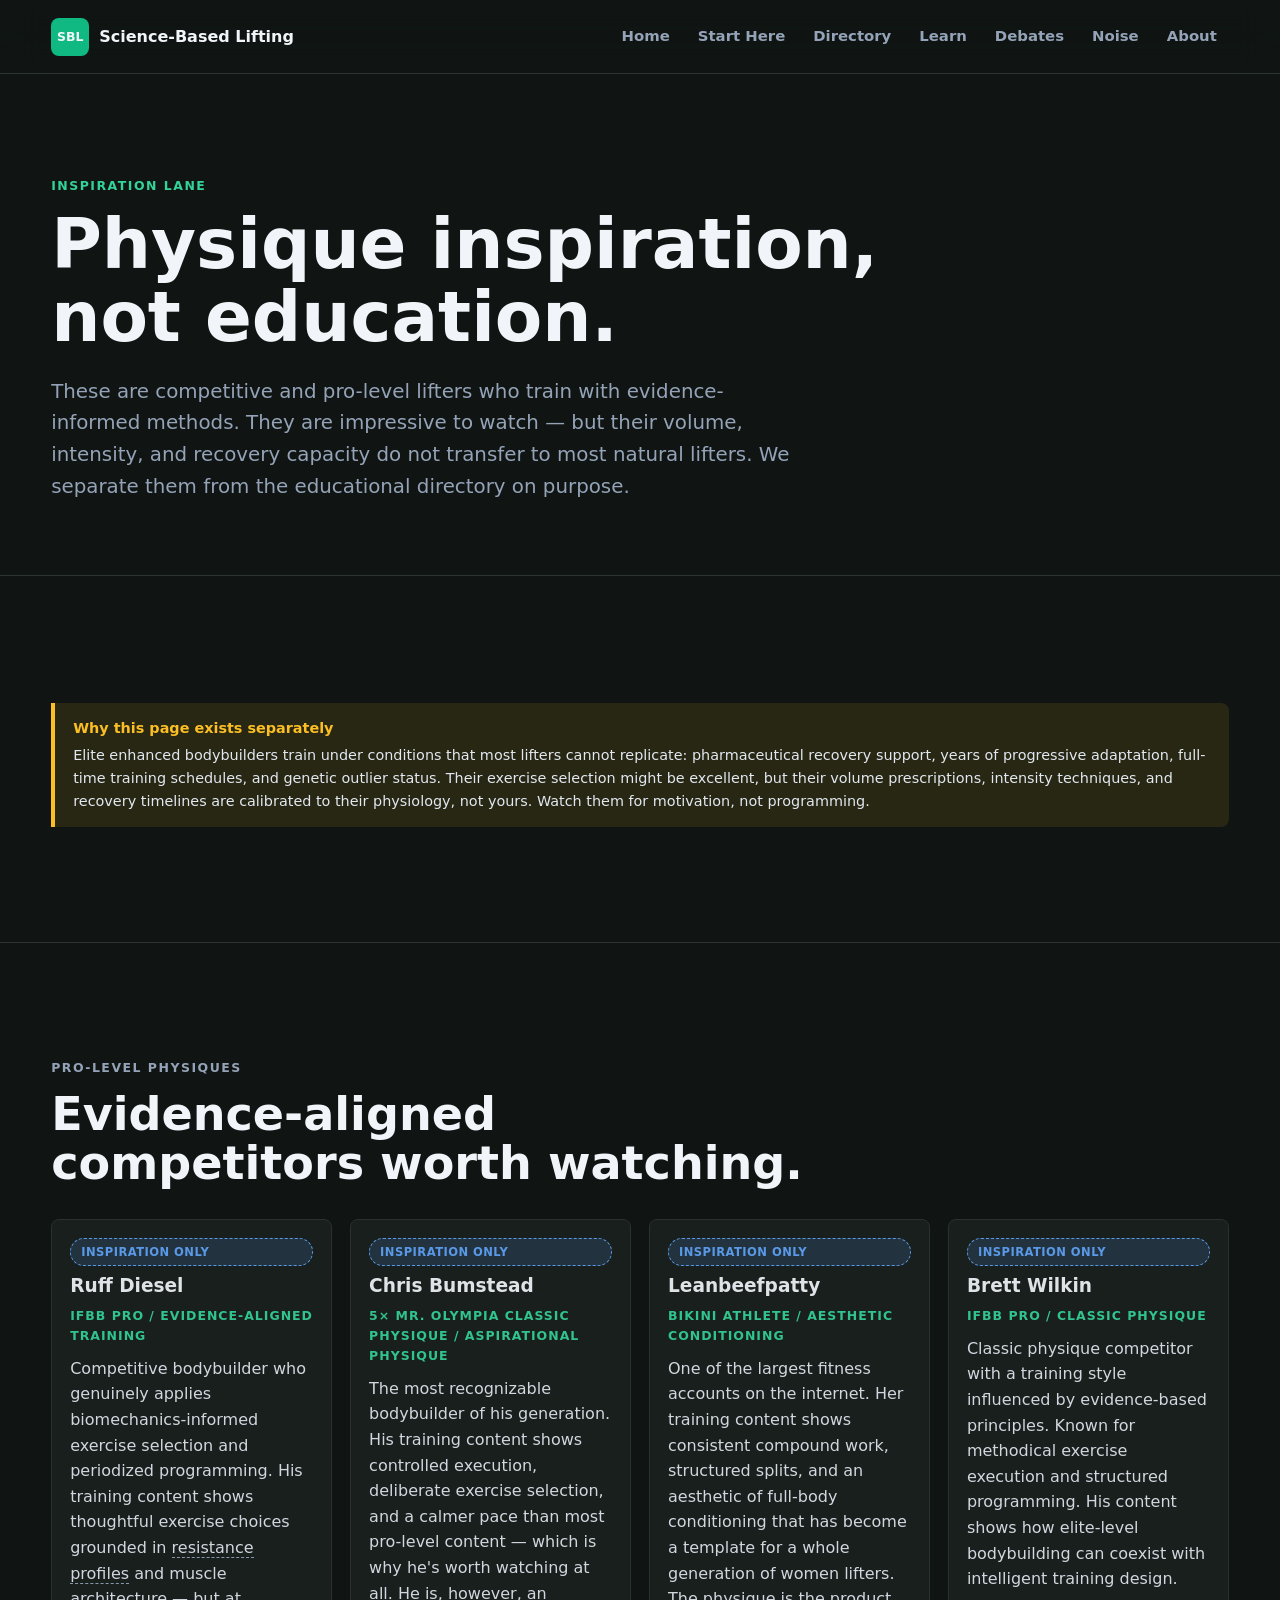
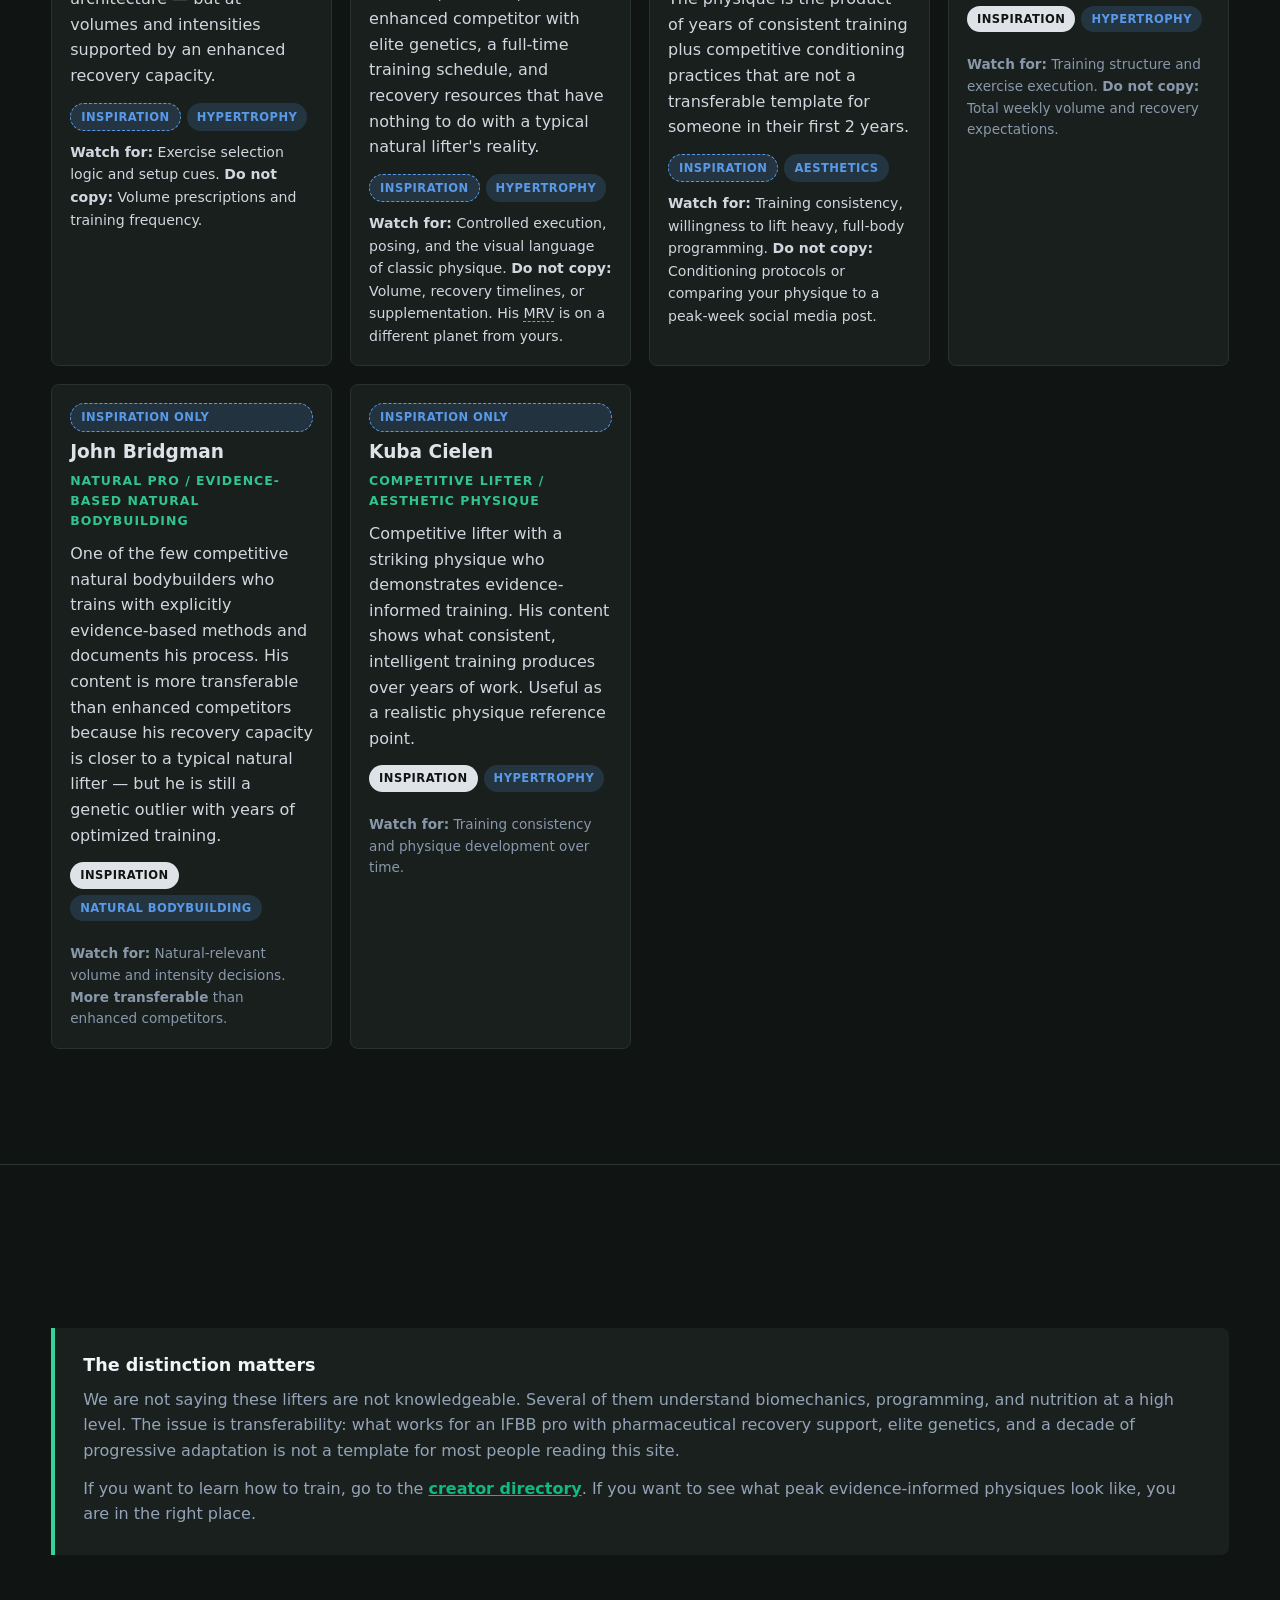
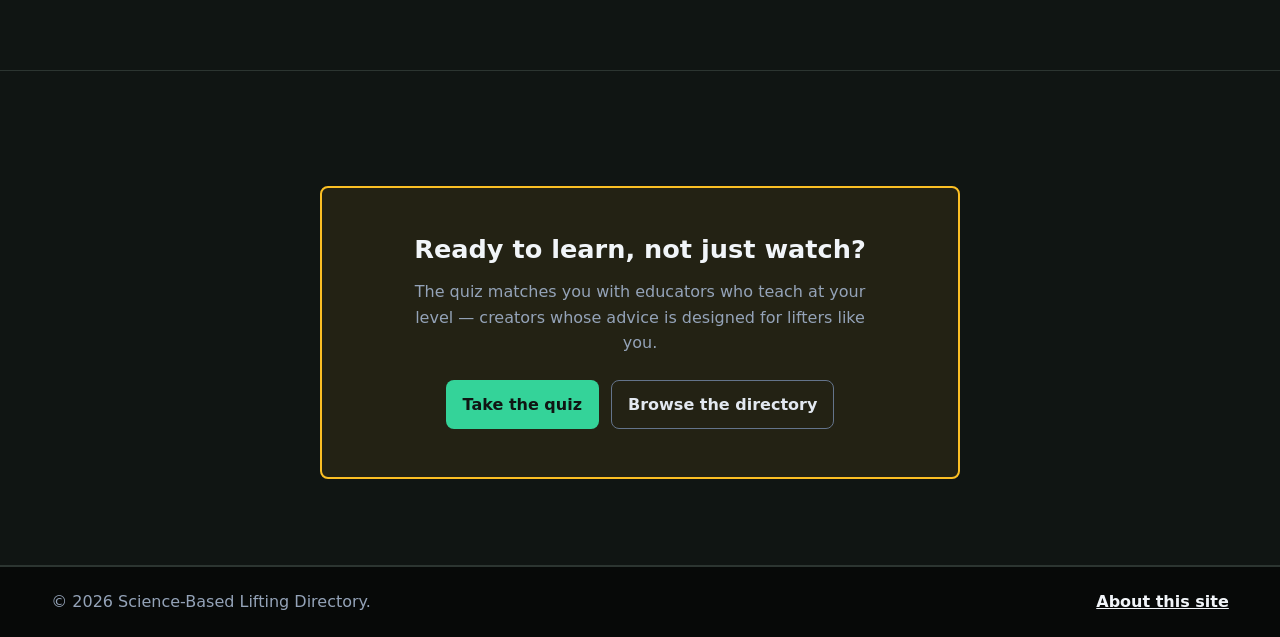
<file: inspiration.html>
<!DOCTYPE html>
<html lang="en">
<head>
  <meta charset="UTF-8">
  <meta name="viewport" content="width=device-width, initial-scale=1">
  <title>Physique Inspiration | Science-Based Lifting</title>
  <meta name="description" content="Pro-level physique inspiration — impressive lifters who train with evidence-based principles, presented separately from educational content.">
  <meta name="theme-color" content="#101513">
  <link rel="stylesheet" href="styles.css">
</head>
<body>
  <a class="skip-link" href="#main">Skip to content</a>
  <header class="site-header">
    <a class="brand" href="index.html" aria-label="Science-Based Lifting Directory home">
      <span class="brand-mark" aria-hidden="true">SBL</span>
      <span>Science-Based Lifting</span>
    </a>
    <nav class="site-nav" aria-label="Main navigation">
      <a href="index.html">Home</a>
      <a href="start.html">Start Here</a>
      <a href="directory.html">Directory</a>
      <a href="learn.html">Learn</a>
      <a href="debates.html">Debates</a>
      <a href="noise.html">Noise</a>
      <a href="about.html">About</a>
    </nav>
  </header>

  <main id="main">
    <section class="page-hero">
      <p class="eyebrow">Inspiration lane</p>
      <h1>Physique inspiration, not education.</h1>
      <p>These are competitive and pro-level lifters who train with evidence-informed methods. They are impressive to watch — but their volume, intensity, and recovery capacity do not transfer to most natural lifters. We separate them from the educational directory on purpose.</p>
    </section>

    <section class="content-section">
      <div class="accuracy-note">
        <strong>Why this page exists separately</strong>
        Elite enhanced bodybuilders train under conditions that most lifters cannot replicate: pharmaceutical recovery support, years of progressive adaptation, full-time training schedules, and genetic outlier status. Their exercise selection might be excellent, but their volume prescriptions, intensity techniques, and recovery timelines are calibrated to their physiology, not yours. Watch them for motivation, not programming.
      </div>
    </section>

    <section class="content-section">
      <div class="section-heading">
        <p class="eyebrow">Pro-level physiques</p>
        <h2>Evidence-aligned competitors worth watching.</h2>
      </div>

      <div class="creator-grid">
        <article class="inspiration-card">
          <div class="card-body">
            <span class="inspiration-label">Inspiration only</span>
            <h3>Ruff Diesel</h3>
            <p class="specialty">IFBB Pro / Evidence-aligned training</p>
            <p>Competitive bodybuilder who genuinely applies biomechanics-informed exercise selection and periodized programming. His training content shows thoughtful exercise choices grounded in <span class="gloss" data-term="resistance-profile">resistance profiles</span> and muscle architecture — but at volumes and intensities supported by an enhanced recovery capacity.</p>
            <div class="pills">
              <span class="pill pill-tier-inspiration">Inspiration</span>
              <span class="pill pill-domain">Hypertrophy</span>
            </div>
            <p class="inspiration-note"><strong>Watch for:</strong> Exercise selection logic and setup cues. <strong>Do not copy:</strong> Volume prescriptions and training frequency.</p>
          </div>
        </article>

        <article class="inspiration-card">
          <div class="card-body">
            <span class="inspiration-label">Inspiration only</span>
            <h3>Chris Bumstead</h3>
            <p class="specialty">5× Mr. Olympia Classic Physique / Aspirational physique</p>
            <p>The most recognizable bodybuilder of his generation. His training content shows controlled execution, deliberate exercise selection, and a calmer pace than most pro-level content — which is why he's worth watching at all. He is, however, an enhanced competitor with elite genetics, a full-time training schedule, and recovery resources that have nothing to do with a typical natural lifter's reality.</p>
            <div class="pills">
              <span class="pill pill-tier-inspiration">Inspiration</span>
              <span class="pill pill-domain">Hypertrophy</span>
            </div>
            <p class="inspiration-note"><strong>Watch for:</strong> Controlled execution, posing, and the visual language of classic physique. <strong>Do not copy:</strong> Volume, recovery timelines, or supplementation. His <span class="gloss" data-term="mrv">MRV</span> is on a different planet from yours.</p>
          </div>
        </article>

        <article class="inspiration-card">
          <div class="card-body">
            <span class="inspiration-label">Inspiration only</span>
            <h3>Leanbeefpatty</h3>
            <p class="specialty">Bikini athlete / Aesthetic conditioning</p>
            <p>One of the largest fitness accounts on the internet. Her training content shows consistent compound work, structured splits, and an aesthetic of full-body conditioning that has become a template for a whole generation of women lifters. The physique is the product of years of consistent training plus competitive conditioning practices that are not a transferable template for someone in their first 2 years.</p>
            <div class="pills">
              <span class="pill pill-tier-inspiration">Inspiration</span>
              <span class="pill pill-domain">Aesthetics</span>
            </div>
            <p class="inspiration-note"><strong>Watch for:</strong> Training consistency, willingness to lift heavy, full-body programming. <strong>Do not copy:</strong> Conditioning protocols or comparing your physique to a peak-week social media post.</p>
          </div>
        </article>

        <article class="inspiration-card">
          <div class="card-body">
            <span class="inspiration-label">Inspiration only</span>
            <h3>Brett Wilkin</h3>
            <p class="specialty">IFBB Pro / Classic Physique</p>
            <p>Classic physique competitor with a training style influenced by evidence-based principles. Known for methodical exercise execution and structured programming. His content shows how elite-level bodybuilding can coexist with intelligent training design.</p>
            <div class="pills">
              <span class="pill pill-tier">Inspiration</span>
              <span class="pill pill-domain">Hypertrophy</span>
            </div>
            <p style="color:var(--muted);font-size:0.85rem;margin-top:12px;"><strong>Watch for:</strong> Training structure and exercise execution. <strong>Do not copy:</strong> Total weekly volume and recovery expectations.</p>
          </div>
        </article>

        <article class="inspiration-card">
          <div class="card-body">
            <span class="inspiration-label">Inspiration only</span>
            <h3>John Bridgman</h3>
            <p class="specialty">Natural Pro / Evidence-based natural bodybuilding</p>
            <p>One of the few competitive natural bodybuilders who trains with explicitly evidence-based methods and documents his process. His content is more transferable than enhanced competitors because his recovery capacity is closer to a typical natural lifter — but he is still a genetic outlier with years of optimized training.</p>
            <div class="pills">
              <span class="pill pill-tier">Inspiration</span>
              <span class="pill pill-domain">Natural bodybuilding</span>
            </div>
            <p style="color:var(--muted);font-size:0.85rem;margin-top:12px;"><strong>Watch for:</strong> Natural-relevant volume and intensity decisions. <strong>More transferable</strong> than enhanced competitors.</p>
          </div>
        </article>

        <article class="inspiration-card">
          <div class="card-body">
            <span class="inspiration-label">Inspiration only</span>
            <h3>Kuba Cielen</h3>
            <p class="specialty">Competitive lifter / Aesthetic physique</p>
            <p>Competitive lifter with a striking physique who demonstrates evidence-informed training. His content shows what consistent, intelligent training produces over years of work. Useful as a realistic physique reference point.</p>
            <div class="pills">
              <span class="pill pill-tier">Inspiration</span>
              <span class="pill pill-domain">Hypertrophy</span>
            </div>
            <p style="color:var(--muted);font-size:0.85rem;margin-top:12px;"><strong>Watch for:</strong> Training consistency and physique development over time.</p>
          </div>
        </article>
      </div>
    </section>

    <section class="content-section">
      <div class="narrative-block">
        <h3>The distinction matters</h3>
        <p>We are not saying these lifters are not knowledgeable. Several of them understand biomechanics, programming, and nutrition at a high level. The issue is transferability: what works for an IFBB pro with pharmaceutical recovery support, elite genetics, and a decade of progressive adaptation is not a template for most people reading this site.</p>
        <p>If you want to learn how to train, go to the <a href="directory.html" style="color:var(--green-dark);font-weight:700;">creator directory</a>. If you want to see what peak evidence-informed physiques look like, you are in the right place.</p>
      </div>
    </section>

    <section class="content-section" style="padding-bottom:clamp(48px, 7vw, 86px);">
      <div class="prereq-gate">
        <h2>Ready to learn, not just watch?</h2>
        <p>The quiz matches you with educators who teach at your level — creators whose advice is designed for lifters like you.</p>
        <div class="gate-actions">
          <a class="button button-primary" href="start.html">Take the quiz</a>
          <a class="button button-secondary" href="directory.html">Browse the directory</a>
        </div>
      </div>
    </section>
  </main>

  <footer class="site-footer">
    <p>&copy; 2026 Science-Based Lifting Directory.</p>
    <a href="about.html">About this site</a>
  </footer>
  <script src="tooltips.js" defer></script>
</body>
</html>
</file>
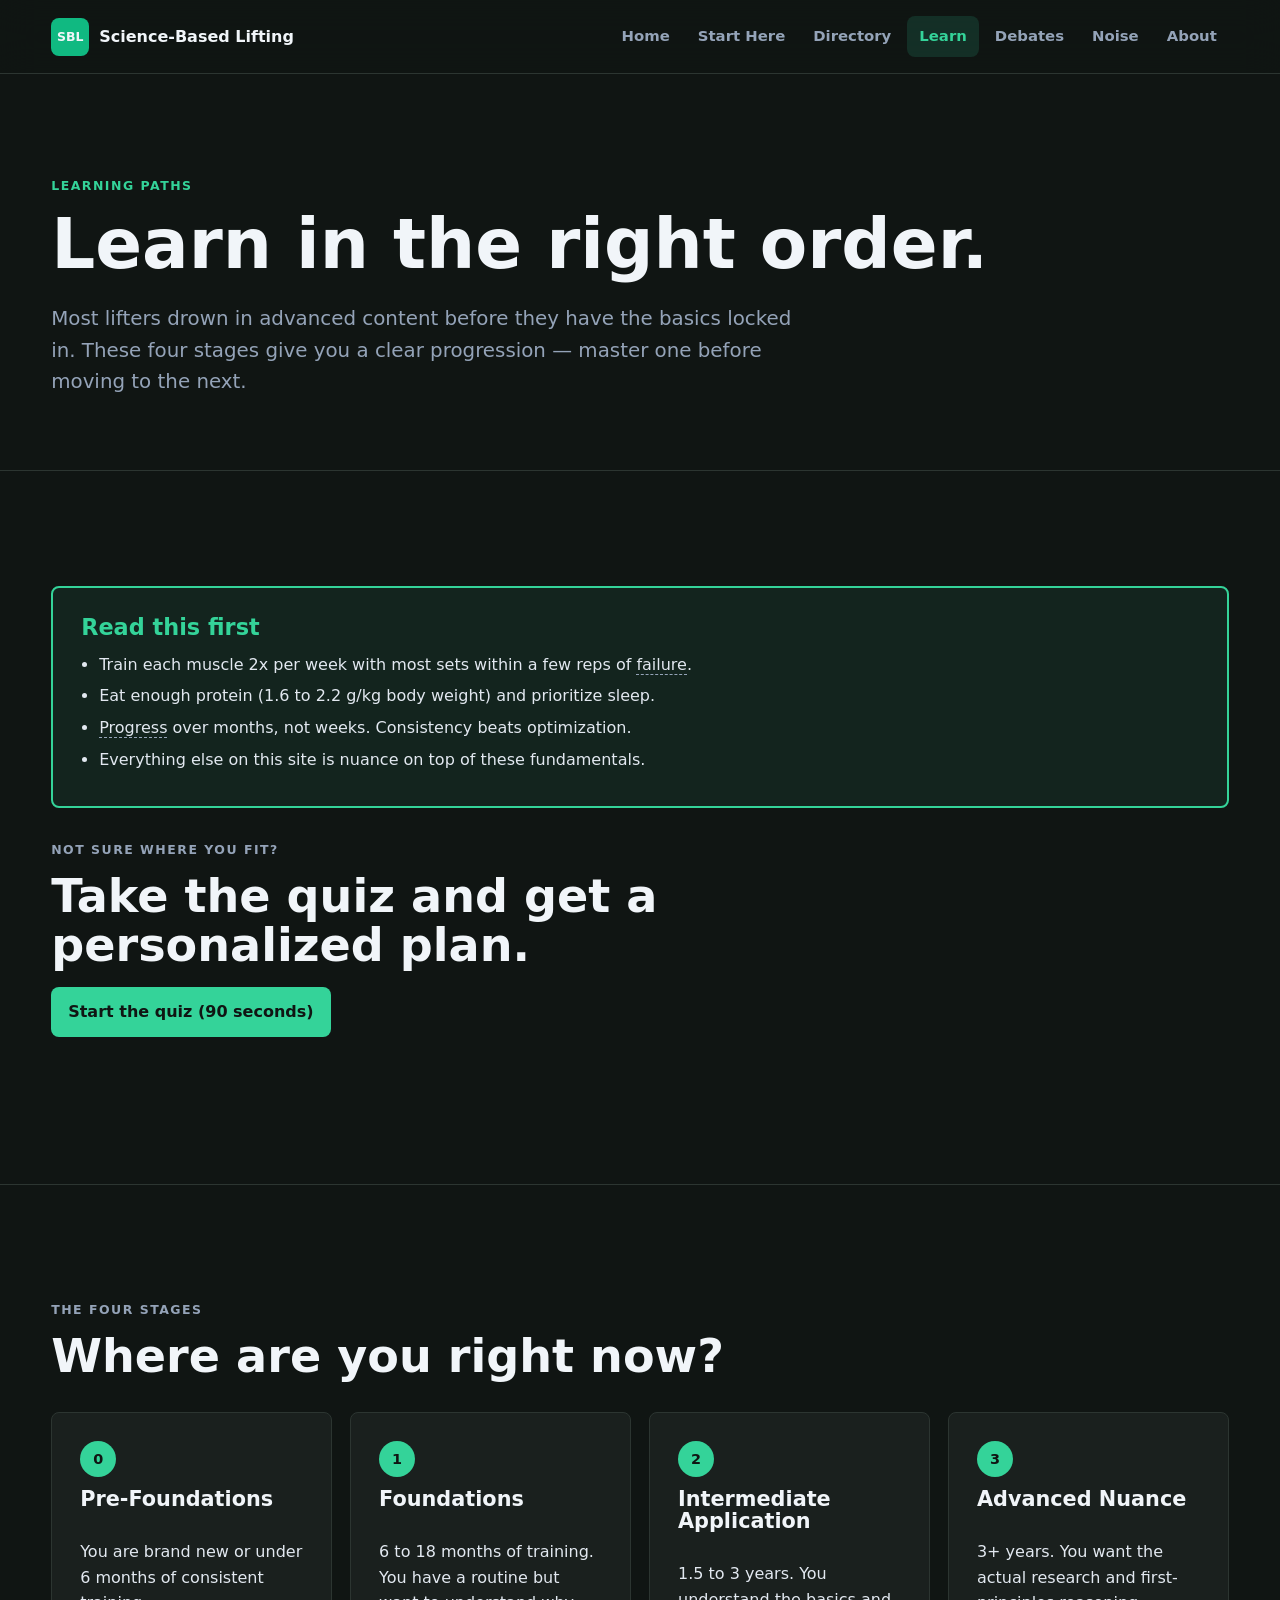
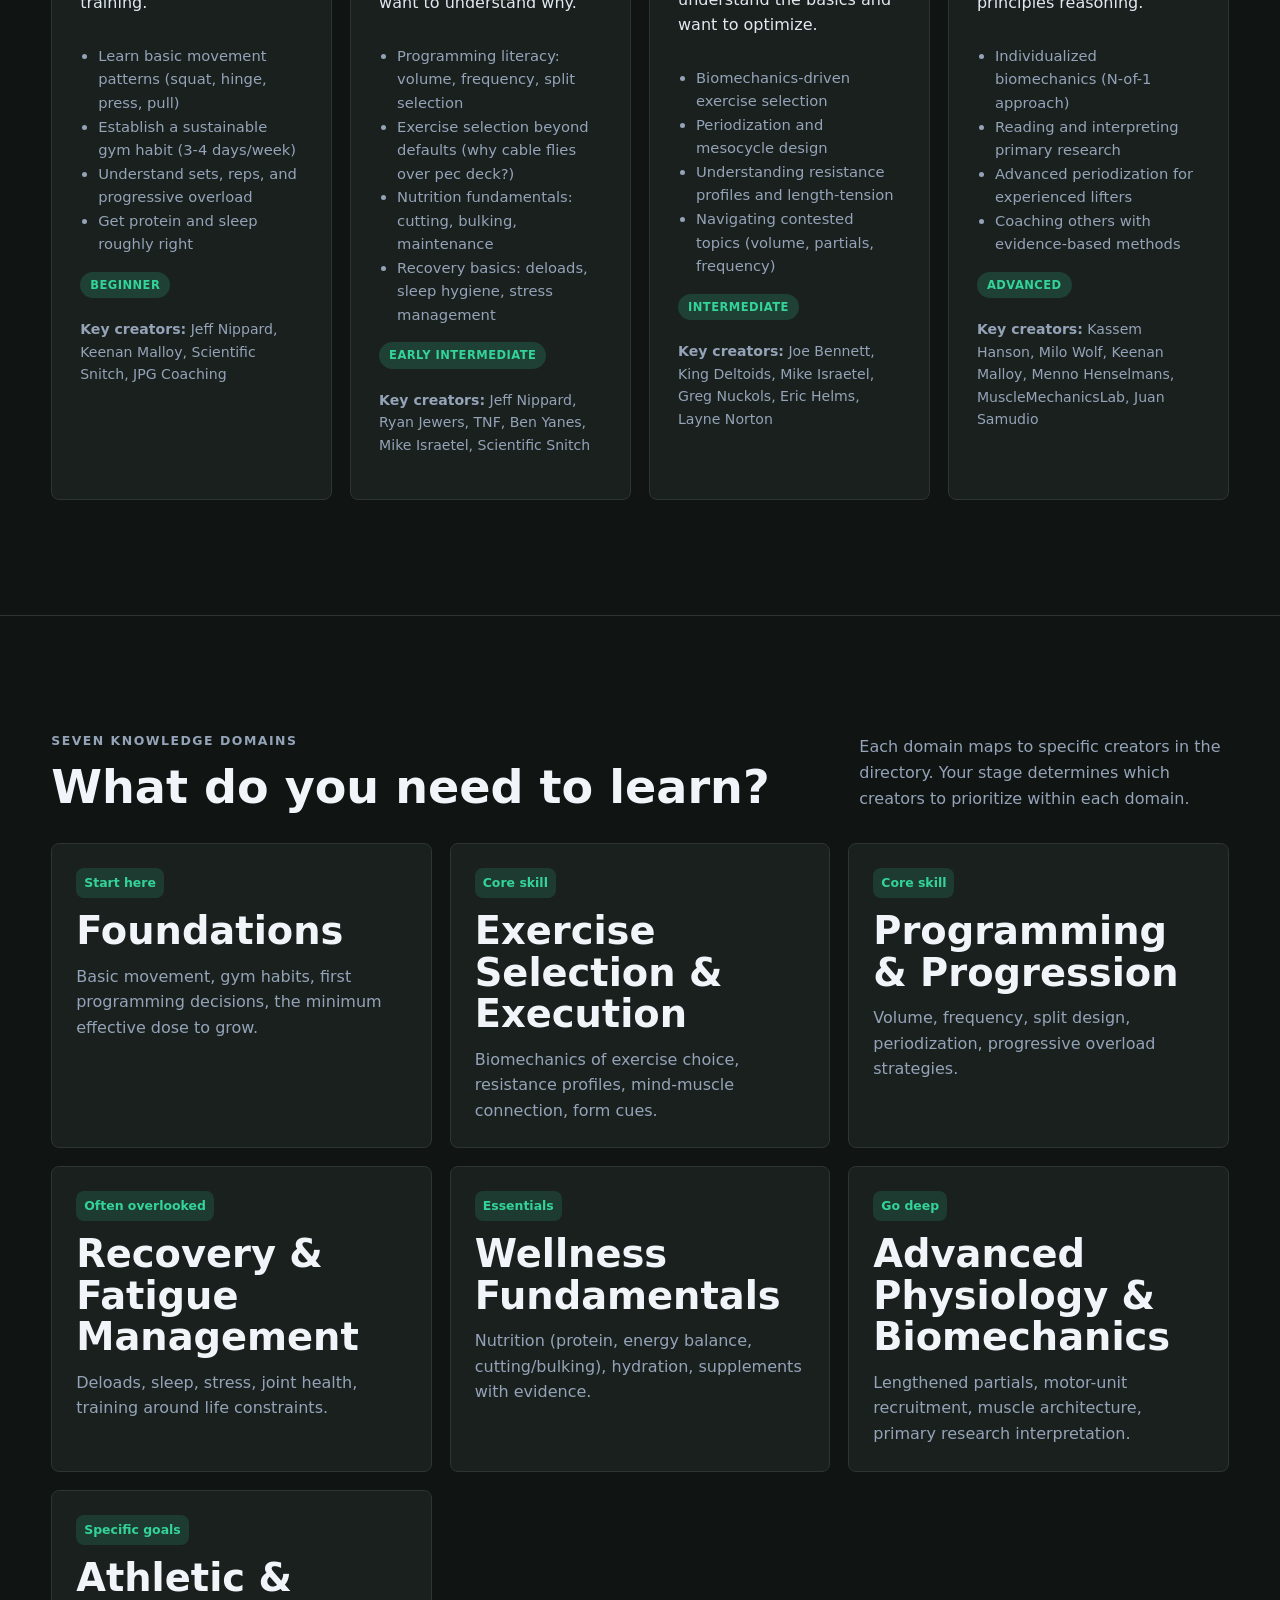
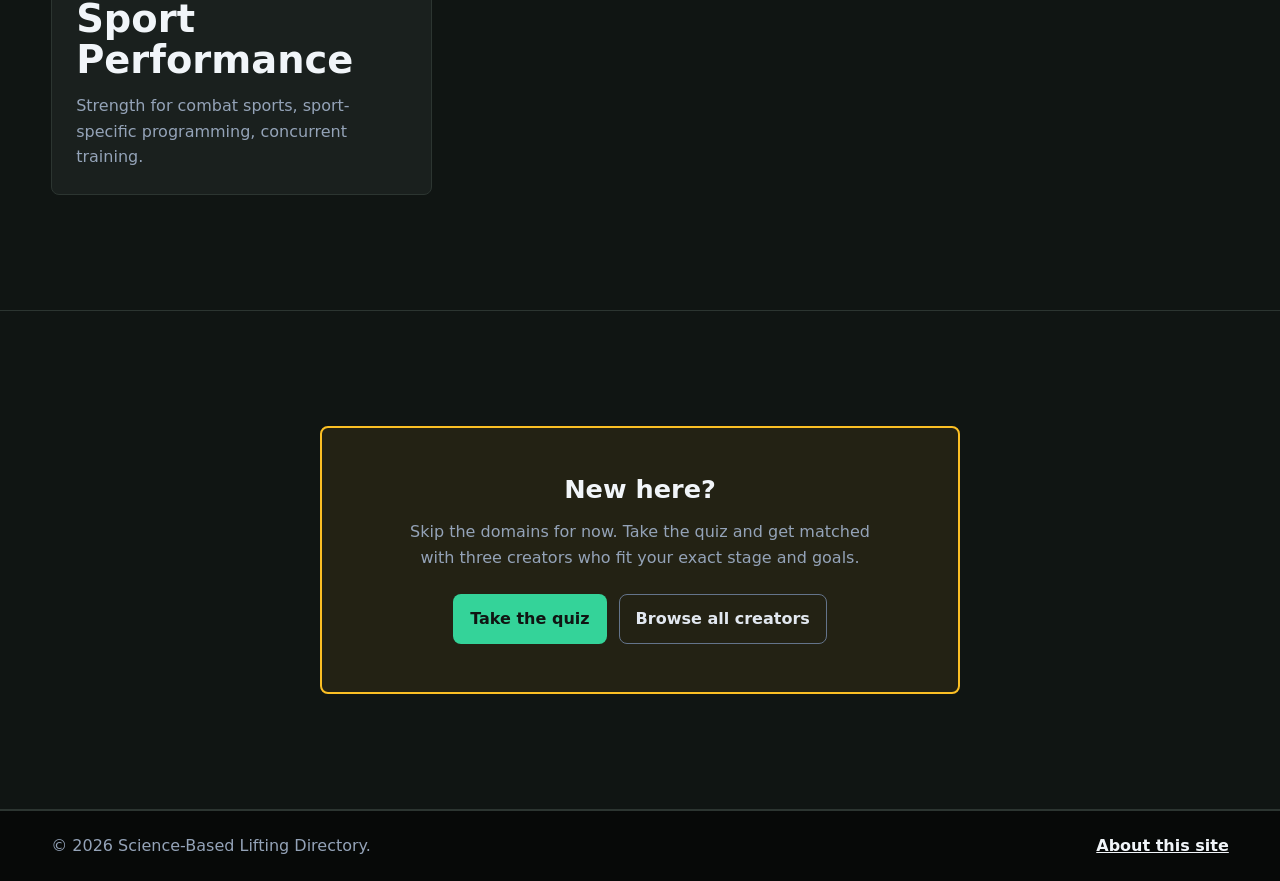
<file: learn.html>
<!DOCTYPE html>
<html lang="en">
<head>
  <meta charset="UTF-8">
  <meta name="viewport" content="width=device-width, initial-scale=1">
  <title>Learning Paths | Science-Based Lifting</title>
  <meta name="description" content="Four stages of evidence-based lifting education — from first gym session to advanced physiology.">
  <meta name="theme-color" content="#101513">
  <link rel="stylesheet" href="styles.css">
</head>
<body>
  <a class="skip-link" href="#main">Skip to content</a>
  <header class="site-header">
    <a class="brand" href="index.html" aria-label="Science-Based Lifting Directory home">
      <span class="brand-mark" aria-hidden="true">SBL</span>
      <span>Science-Based Lifting</span>
    </a>
    <nav class="site-nav" aria-label="Main navigation">
      <a href="index.html">Home</a>
      <a href="start.html">Start Here</a>
      <a href="directory.html">Directory</a>
      <a class="is-active" href="learn.html">Learn</a>
      <a href="debates.html">Debates</a>
      <a href="noise.html">Noise</a>
      <a href="about.html">About</a>
    </nav>
  </header>

  <main id="main">
    <section class="page-hero">
      <p class="eyebrow">Learning paths</p>
      <h1>Learn in the right order.</h1>
      <p>Most lifters drown in advanced content before they have the basics locked in. These four stages give you a clear progression — master one before moving to the next.</p>
    </section>

    <section class="content-section">
      <div class="rtf-callout">
        <h2>Read this first</h2>
        <ul>
          <li>Train each muscle 2x per week with most sets within a few reps of <span class="gloss" data-term="failure">failure</span>.</li>
          <li>Eat enough protein (1.6 to 2.2 g/kg body weight) and prioritize sleep.</li>
          <li><span class="gloss" data-term="progressive-overload">Progress</span> over months, not weeks. Consistency beats optimization.</li>
          <li>Everything else on this site is nuance on top of these fundamentals.</li>
        </ul>
      </div>

      <div class="section-heading" style="margin-bottom:32px;">
        <p class="eyebrow">Not sure where you fit?</p>
        <h2>Take the quiz and get a personalized plan.</h2>
        <div style="margin-top:18px;">
          <a class="button button-primary" href="start.html">Start the quiz (90 seconds)</a>
        </div>
      </div>
    </section>

    <section class="content-section">
      <div class="section-heading">
        <p class="eyebrow">The four stages</p>
        <h2>Where are you right now?</h2>
      </div>

      <div class="stage-grid">
        <a class="stage-card" href="directory.html#fundamentals">
          <span class="stage-number">0</span>
          <h3>Pre-Foundations</h3>
          <p>You are brand new or under 6 months of consistent training.</p>
          <ul>
            <li>Learn basic movement patterns (squat, hinge, press, pull)</li>
            <li>Establish a sustainable gym habit (3-4 days/week)</li>
            <li>Understand sets, reps, and progressive overload</li>
            <li>Get protein and sleep roughly right</li>
          </ul>
          <div class="pills">
            <span class="pill pill-level">Beginner</span>
          </div>
          <p style="color:var(--muted);font-size:0.88rem;margin-top:8px;"><strong>Key creators:</strong> Jeff Nippard, Keenan Malloy, Scientific Snitch, JPG Coaching</p>
        </a>

        <a class="stage-card" href="directory.html#fundamentals">
          <span class="stage-number">1</span>
          <h3>Foundations</h3>
          <p>6 to 18 months of training. You have a routine but want to understand why.</p>
          <ul>
            <li>Programming literacy: volume, frequency, split selection</li>
            <li>Exercise selection beyond defaults (why cable flies over pec deck?)</li>
            <li>Nutrition fundamentals: cutting, bulking, maintenance</li>
            <li>Recovery basics: deloads, sleep hygiene, stress management</li>
          </ul>
          <div class="pills">
            <span class="pill pill-level">Early Intermediate</span>
          </div>
          <p style="color:var(--muted);font-size:0.88rem;margin-top:8px;"><strong>Key creators:</strong> Jeff Nippard, Ryan Jewers, TNF, Ben Yanes, Mike Israetel, Scientific Snitch</p>
        </a>

        <a class="stage-card" href="directory.html#exercise-selection">
          <span class="stage-number">2</span>
          <h3>Intermediate Application</h3>
          <p>1.5 to 3 years. You understand the basics and want to optimize.</p>
          <ul>
            <li>Biomechanics-driven exercise selection</li>
            <li>Periodization and mesocycle design</li>
            <li>Understanding resistance profiles and length-tension</li>
            <li>Navigating contested topics (volume, partials, frequency)</li>
          </ul>
          <div class="pills">
            <span class="pill pill-level">Intermediate</span>
          </div>
          <p style="color:var(--muted);font-size:0.88rem;margin-top:8px;"><strong>Key creators:</strong> Joe Bennett, King Deltoids, Mike Israetel, Greg Nuckols, Eric Helms, Layne Norton</p>
        </a>

        <a class="stage-card" href="directory.html#exercise-selection">
          <span class="stage-number">3</span>
          <h3>Advanced Nuance</h3>
          <p>3+ years. You want the actual research and first-principles reasoning.</p>
          <ul>
            <li>Individualized biomechanics (N-of-1 approach)</li>
            <li>Reading and interpreting primary research</li>
            <li>Advanced periodization for experienced lifters</li>
            <li>Coaching others with evidence-based methods</li>
          </ul>
          <div class="pills">
            <span class="pill pill-level">Advanced</span>
          </div>
          <p style="color:var(--muted);font-size:0.88rem;margin-top:8px;"><strong>Key creators:</strong> Kassem Hanson, Milo Wolf, Keenan Malloy, Menno Henselmans, MuscleMechanicsLab, Juan Samudio</p>
        </a>
      </div>
    </section>

    <section class="content-section">
      <div class="section-heading section-heading-wide">
        <div>
          <p class="eyebrow">Seven knowledge domains</p>
          <h2>What do you need to learn?</h2>
        </div>
        <p>Each domain maps to specific creators in the directory. Your stage determines which creators to prioritize within each domain.</p>
      </div>

      <div class="category-grid">
        <a class="category-card" href="directory.html#fundamentals">
          <span class="topic-tag">Start here</span>
          <h3>Foundations</h3>
          <p>Basic movement, gym habits, first programming decisions, the minimum effective dose to grow.</p>
        </a>
        <a class="category-card" href="directory.html#exercise-selection">
          <span class="topic-tag">Core skill</span>
          <h3>Exercise Selection &amp; Execution</h3>
          <p>Biomechanics of exercise choice, resistance profiles, mind-muscle connection, form cues.</p>
        </a>
        <a class="category-card" href="directory.html#fundamentals">
          <span class="topic-tag">Core skill</span>
          <h3>Programming &amp; Progression</h3>
          <p>Volume, frequency, split design, periodization, progressive overload strategies.</p>
        </a>
        <a class="category-card" href="directory.html#wellness">
          <span class="topic-tag">Often overlooked</span>
          <h3>Recovery &amp; Fatigue Management</h3>
          <p>Deloads, sleep, stress, joint health, training around life constraints.</p>
        </a>
        <a class="category-card" href="directory.html#wellness">
          <span class="topic-tag">Essentials</span>
          <h3>Wellness Fundamentals</h3>
          <p>Nutrition (protein, energy balance, cutting/bulking), hydration, supplements with evidence.</p>
        </a>
        <a class="category-card" href="directory.html#deep-science">
          <span class="topic-tag">Go deep</span>
          <h3>Advanced Physiology &amp; Biomechanics</h3>
          <p>Lengthened partials, motor-unit recruitment, muscle architecture, primary research interpretation.</p>
        </a>
        <a class="category-card" href="directory.html#athletes">
          <span class="topic-tag">Specific goals</span>
          <h3>Athletic &amp; Sport Performance</h3>
          <p>Strength for combat sports, sport-specific programming, concurrent training.</p>
        </a>
      </div>
    </section>

    <section class="content-section">
      <div class="prereq-gate">
        <h2>New here?</h2>
        <p>Skip the domains for now. Take the quiz and get matched with three creators who fit your exact stage and goals.</p>
        <div class="gate-actions">
          <a class="button button-primary" href="start.html">Take the quiz</a>
          <a class="button button-secondary" href="directory.html">Browse all creators</a>
        </div>
      </div>
    </section>
  </main>

  <footer class="site-footer">
    <p>&copy; 2026 Science-Based Lifting Directory.</p>
    <a href="about.html">About this site</a>
  </footer>
  <script src="tooltips.js" defer></script>
</body>
</html>
</file>
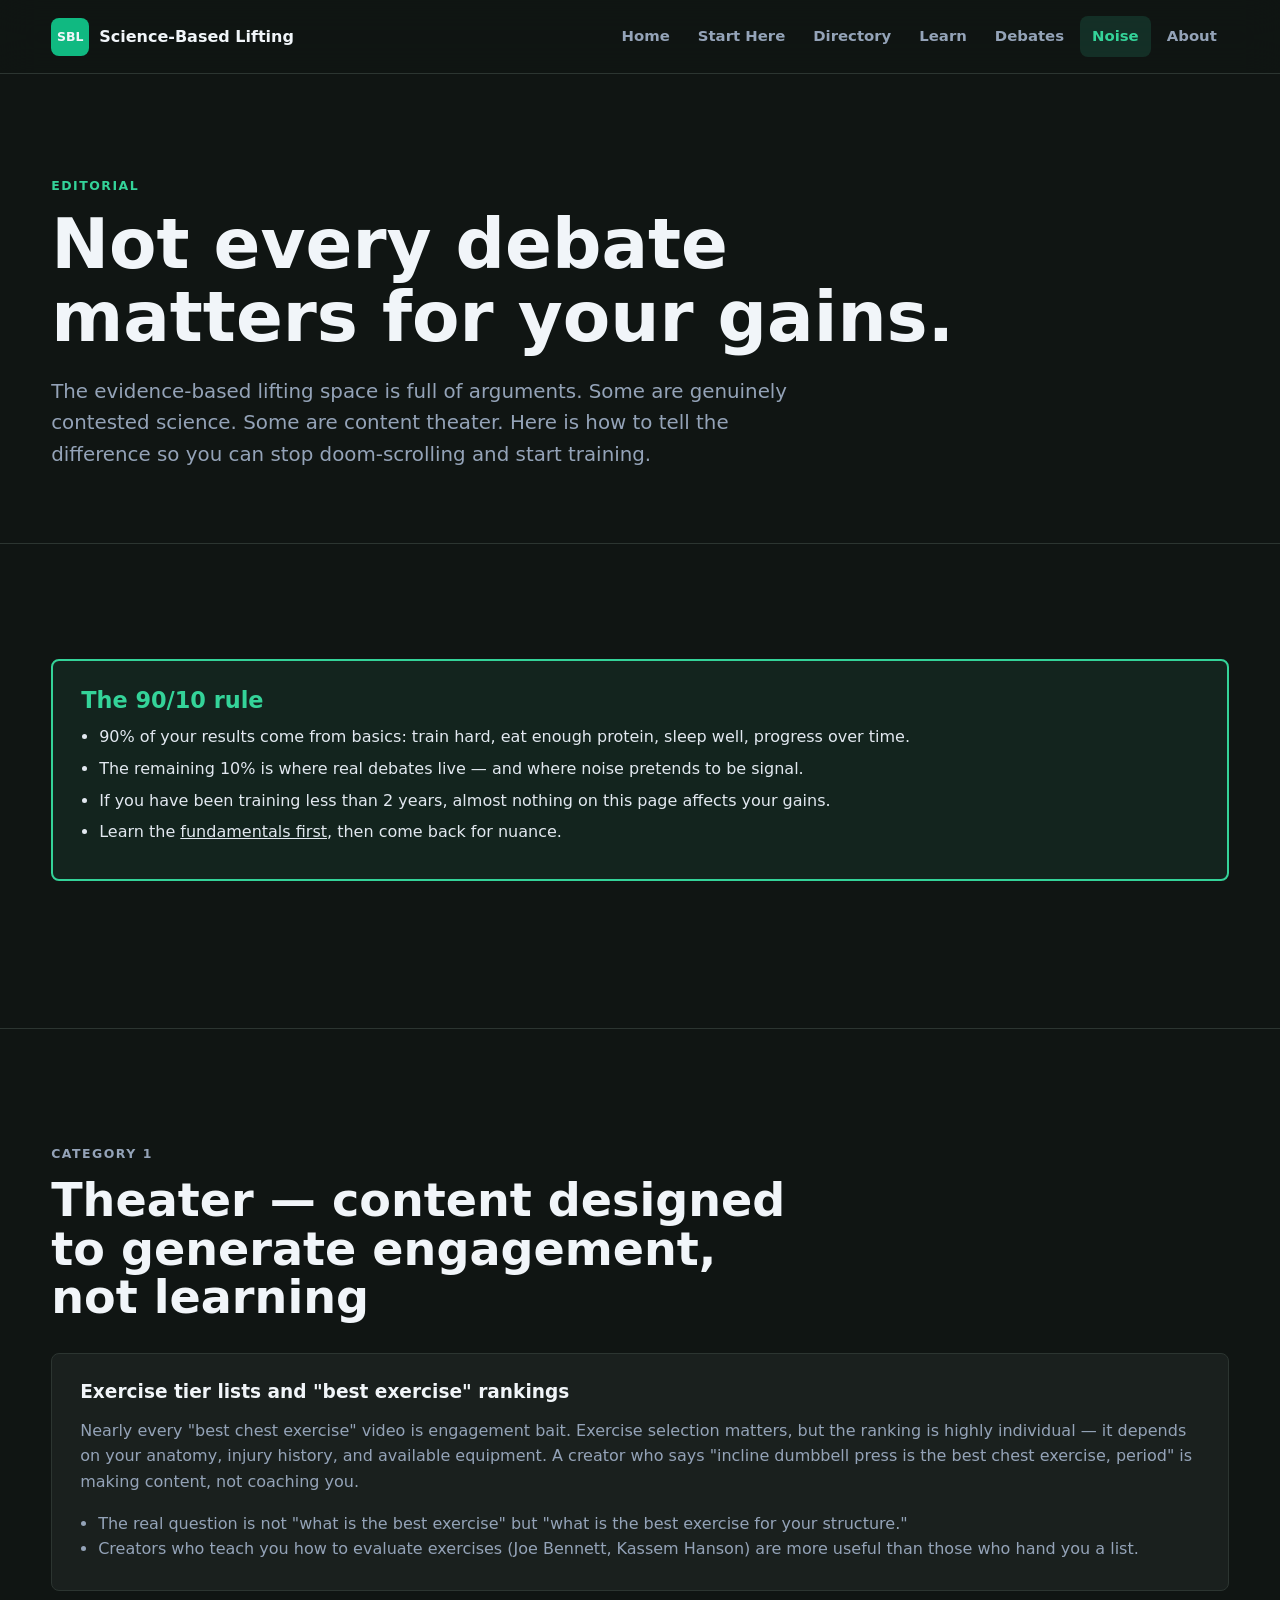
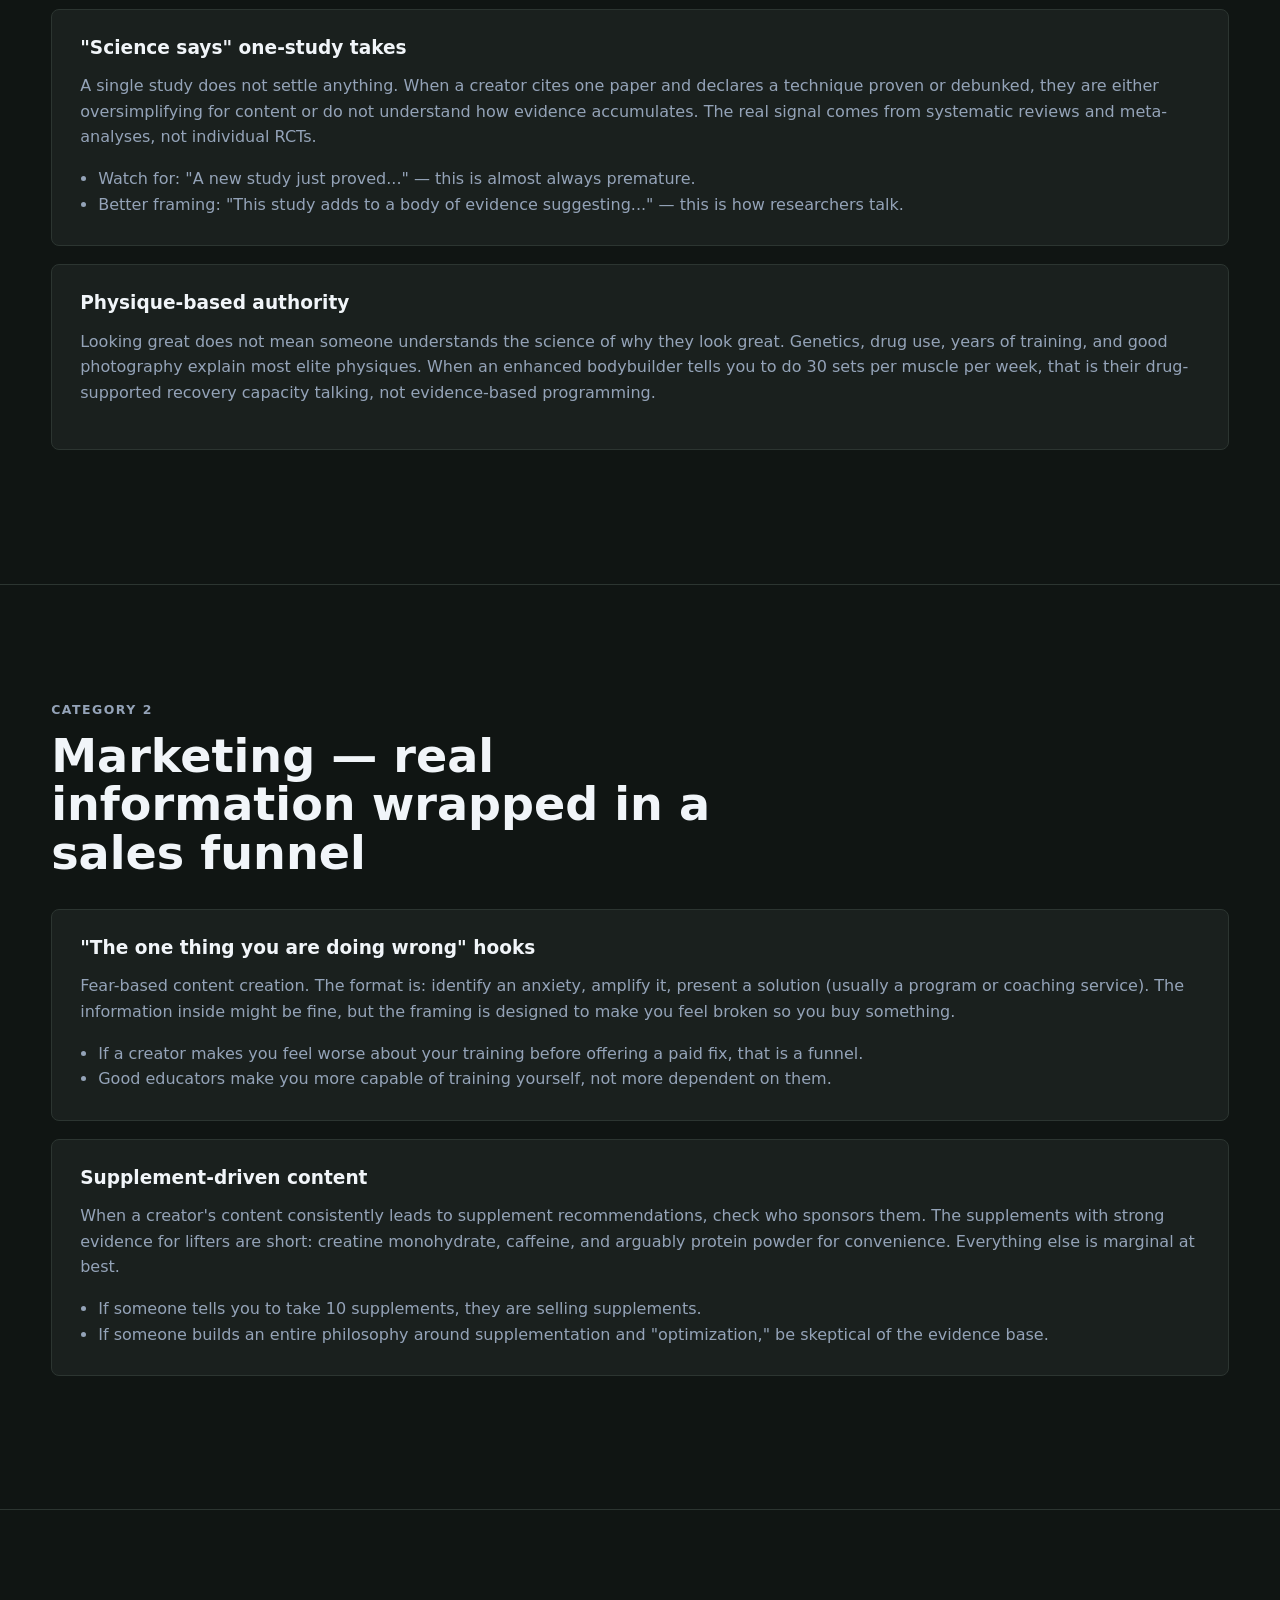
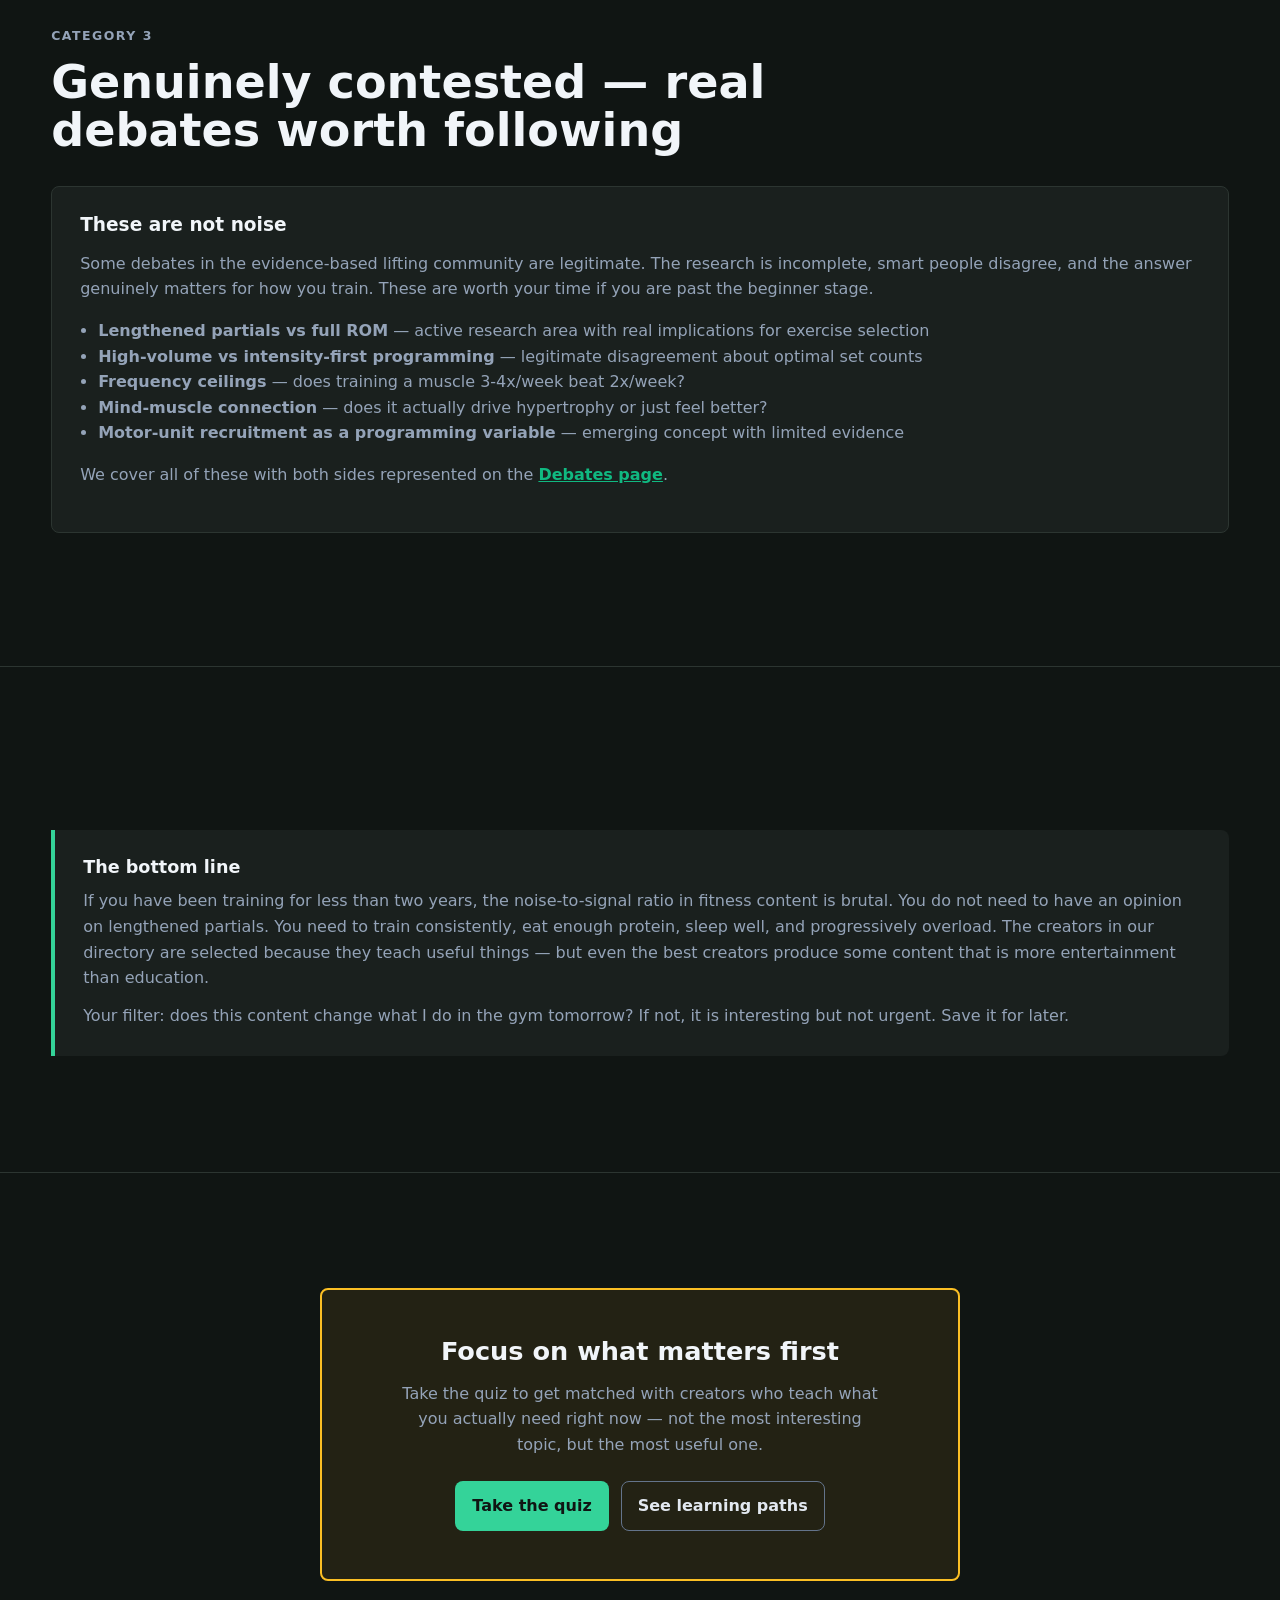
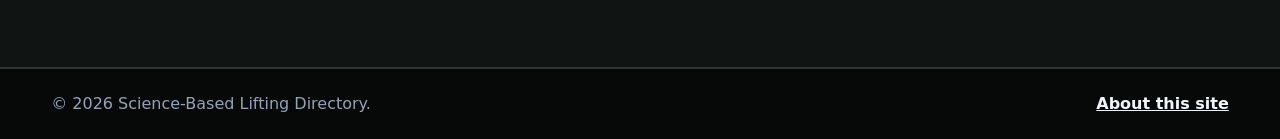
<file: noise.html>
<!DOCTYPE html>
<html lang="en">
<head>
  <meta charset="UTF-8">
  <meta name="viewport" content="width=device-width, initial-scale=1">
  <title>What's Influencer Noise | Science-Based Lifting</title>
  <meta name="description" content="Not every fitness debate matters. Here's how to tell real science from optimization theater.">
  <meta name="theme-color" content="#101513">
  <link rel="stylesheet" href="styles.css">
</head>
<body>
  <a class="skip-link" href="#main">Skip to content</a>
  <header class="site-header">
    <a class="brand" href="index.html" aria-label="Science-Based Lifting Directory home">
      <span class="brand-mark" aria-hidden="true">SBL</span>
      <span>Science-Based Lifting</span>
    </a>
    <nav class="site-nav" aria-label="Main navigation">
      <a href="index.html">Home</a>
      <a href="start.html">Start Here</a>
      <a href="directory.html">Directory</a>
      <a href="learn.html">Learn</a>
      <a href="debates.html">Debates</a>
      <a class="is-active" href="noise.html">Noise</a>
      <a href="about.html">About</a>
    </nav>
  </header>

  <main id="main">
    <section class="page-hero">
      <p class="eyebrow">Editorial</p>
      <h1>Not every debate matters for your gains.</h1>
      <p>The evidence-based lifting space is full of arguments. Some are genuinely contested science. Some are content theater. Here is how to tell the difference so you can stop doom-scrolling and start training.</p>
    </section>

    <section class="content-section">
      <div class="rtf-callout">
        <h2>The 90/10 rule</h2>
        <ul>
          <li>90% of your results come from basics: train hard, eat enough protein, sleep well, progress over time.</li>
          <li>The remaining 10% is where real debates live — and where noise pretends to be signal.</li>
          <li>If you have been training less than 2 years, almost nothing on this page affects your gains.</li>
          <li>Learn the <a href="learn.html">fundamentals first</a>, then come back for nuance.</li>
        </ul>
      </div>
    </section>

    <section class="content-section">
      <div class="section-heading">
        <p class="eyebrow">Category 1</p>
        <h2>Theater — content designed to generate engagement, not learning</h2>
      </div>

      <div class="noise-card">
        <h3>Exercise tier lists and "best exercise" rankings</h3>
        <p>Nearly every "best chest exercise" video is engagement bait. Exercise selection matters, but the ranking is highly individual — it depends on your anatomy, injury history, and available equipment. A creator who says "incline dumbbell press is the best chest exercise, period" is making content, not coaching you.</p>
        <ul>
          <li>The real question is not "what is the best exercise" but "what is the best exercise for your structure."</li>
          <li>Creators who teach you how to evaluate exercises (Joe Bennett, Kassem Hanson) are more useful than those who hand you a list.</li>
        </ul>
      </div>

      <div class="noise-card">
        <h3>"Science says" one-study takes</h3>
        <p>A single study does not settle anything. When a creator cites one paper and declares a technique proven or debunked, they are either oversimplifying for content or do not understand how evidence accumulates. The real signal comes from systematic reviews and meta-analyses, not individual RCTs.</p>
        <ul>
          <li>Watch for: "A new study just proved..." — this is almost always premature.</li>
          <li>Better framing: "This study adds to a body of evidence suggesting..." — this is how researchers talk.</li>
        </ul>
      </div>

      <div class="noise-card">
        <h3>Physique-based authority</h3>
        <p>Looking great does not mean someone understands the science of why they look great. Genetics, drug use, years of training, and good photography explain most elite physiques. When an enhanced bodybuilder tells you to do 30 sets per muscle per week, that is their drug-supported recovery capacity talking, not evidence-based programming.</p>
      </div>
    </section>

    <section class="content-section">
      <div class="section-heading">
        <p class="eyebrow">Category 2</p>
        <h2>Marketing — real information wrapped in a sales funnel</h2>
      </div>

      <div class="noise-card">
        <h3>"The one thing you are doing wrong" hooks</h3>
        <p>Fear-based content creation. The format is: identify an anxiety, amplify it, present a solution (usually a program or coaching service). The information inside might be fine, but the framing is designed to make you feel broken so you buy something.</p>
        <ul>
          <li>If a creator makes you feel worse about your training before offering a paid fix, that is a funnel.</li>
          <li>Good educators make you more capable of training yourself, not more dependent on them.</li>
        </ul>
      </div>

      <div class="noise-card">
        <h3>Supplement-driven content</h3>
        <p>When a creator's content consistently leads to supplement recommendations, check who sponsors them. The supplements with strong evidence for lifters are short: creatine monohydrate, caffeine, and arguably protein powder for convenience. Everything else is marginal at best.</p>
        <ul>
          <li>If someone tells you to take 10 supplements, they are selling supplements.</li>
          <li>If someone builds an entire philosophy around supplementation and "optimization," be skeptical of the evidence base.</li>
        </ul>
      </div>
    </section>

    <section class="content-section">
      <div class="section-heading">
        <p class="eyebrow">Category 3</p>
        <h2>Genuinely contested — real debates worth following</h2>
      </div>

      <div class="noise-card">
        <h3>These are not noise</h3>
        <p>Some debates in the evidence-based lifting community are legitimate. The research is incomplete, smart people disagree, and the answer genuinely matters for how you train. These are worth your time if you are past the beginner stage.</p>
        <ul>
          <li><strong>Lengthened partials vs full ROM</strong> — active research area with real implications for exercise selection</li>
          <li><strong>High-volume vs intensity-first programming</strong> — legitimate disagreement about optimal set counts</li>
          <li><strong>Frequency ceilings</strong> — does training a muscle 3-4x/week beat 2x/week?</li>
          <li><strong>Mind-muscle connection</strong> — does it actually drive hypertrophy or just feel better?</li>
          <li><strong>Motor-unit recruitment as a programming variable</strong> — emerging concept with limited evidence</li>
        </ul>
        <p style="margin-top:16px;">We cover all of these with both sides represented on the <a href="debates.html" style="color:var(--green-dark);font-weight:700;">Debates page</a>.</p>
      </div>
    </section>

    <section class="content-section">
      <div class="narrative-block">
        <h3>The bottom line</h3>
        <p>If you have been training for less than two years, the noise-to-signal ratio in fitness content is brutal. You do not need to have an opinion on lengthened partials. You need to train consistently, eat enough protein, sleep well, and progressively overload. The creators in our directory are selected because they teach useful things — but even the best creators produce some content that is more entertainment than education.</p>
        <p>Your filter: does this content change what I do in the gym tomorrow? If not, it is interesting but not urgent. Save it for later.</p>
      </div>
    </section>

    <section class="content-section" style="padding-bottom:clamp(48px, 7vw, 86px);">
      <div class="prereq-gate">
        <h2>Focus on what matters first</h2>
        <p>Take the quiz to get matched with creators who teach what you actually need right now — not the most interesting topic, but the most useful one.</p>
        <div class="gate-actions">
          <a class="button button-primary" href="start.html">Take the quiz</a>
          <a class="button button-secondary" href="learn.html">See learning paths</a>
        </div>
      </div>
    </section>
  </main>

  <footer class="site-footer">
    <p>&copy; 2026 Science-Based Lifting Directory.</p>
    <a href="about.html">About this site</a>
  </footer>
  <script src="tooltips.js" defer></script>
</body>
</html>
</file>
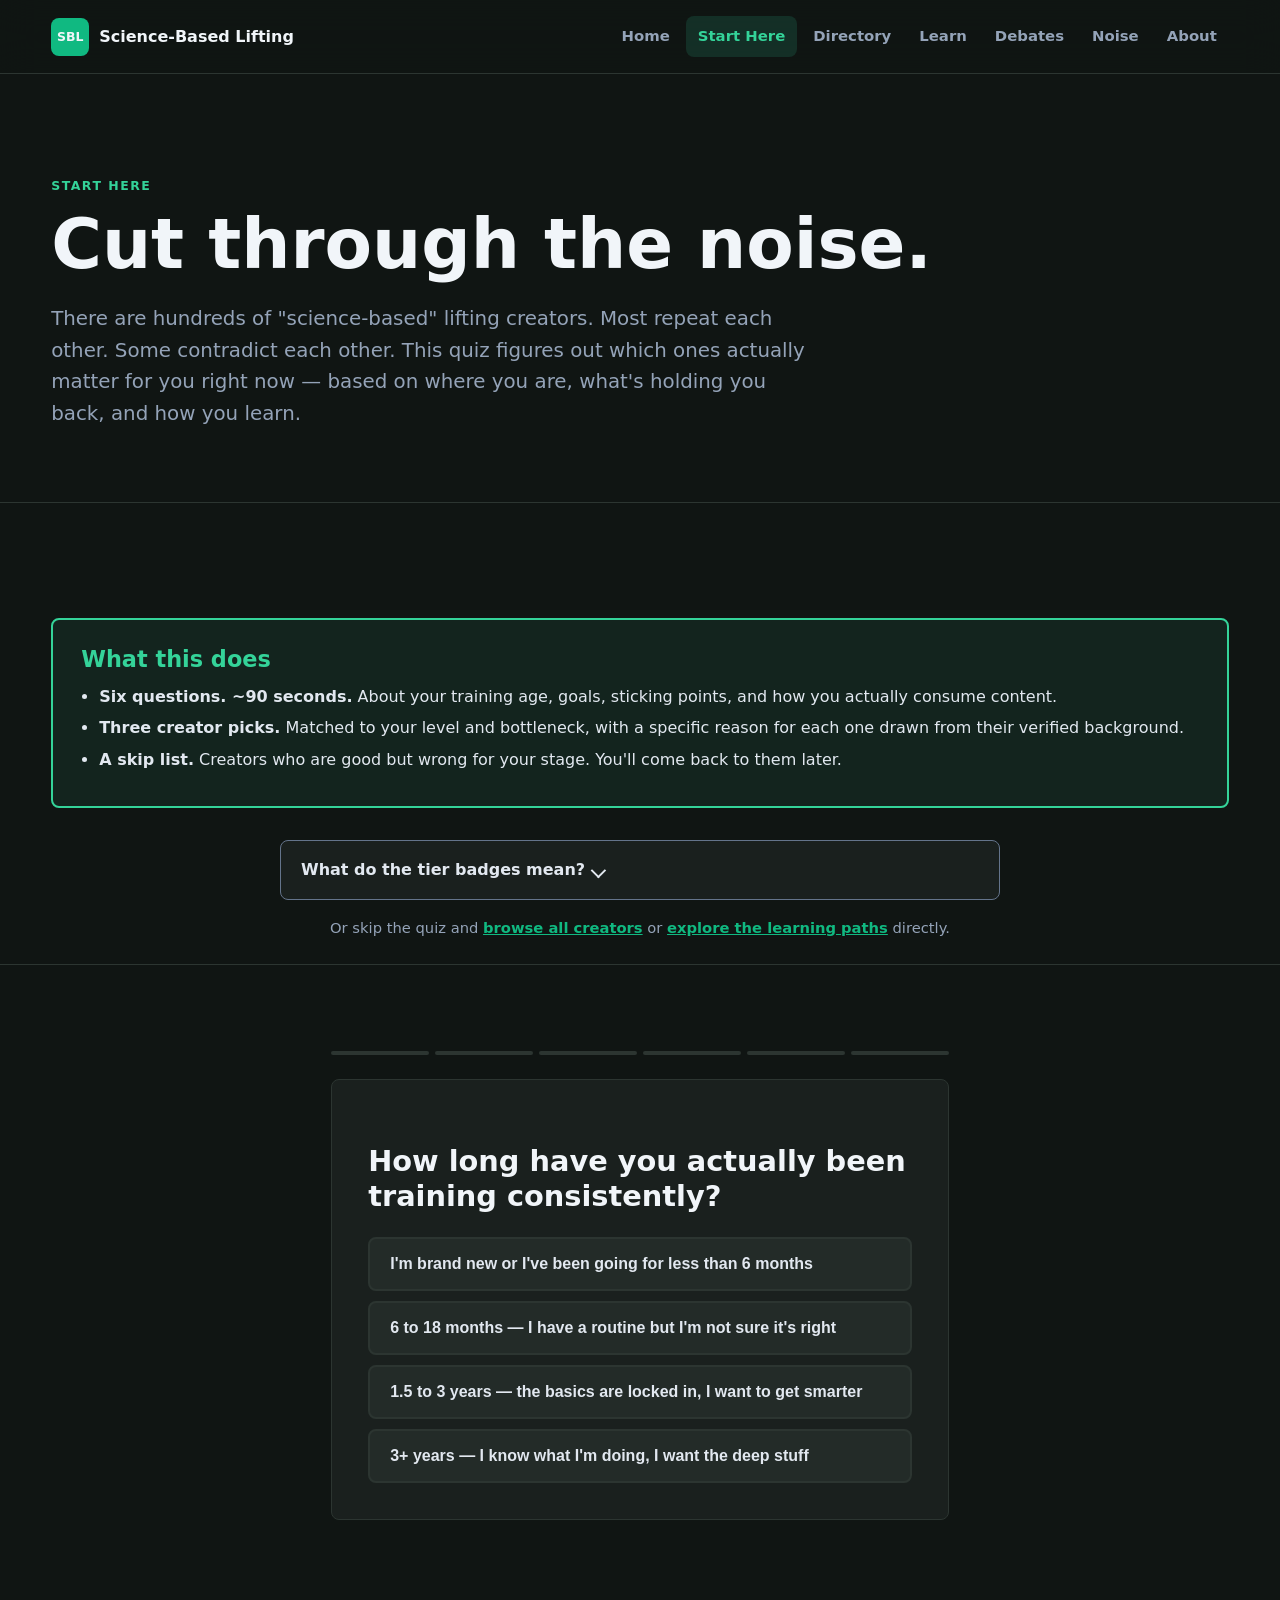
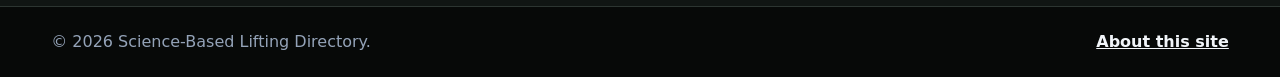
<file: start.html>
<!DOCTYPE html>
<html lang="en">
<head>
  <meta charset="UTF-8">
  <meta name="viewport" content="width=device-width, initial-scale=1">
  <title>Start Here | Science-Based Lifting</title>
  <meta name="description" content="Take a 90-second quiz to find the right evidence-based lifting creators for your level.">
  <meta name="theme-color" content="#101513">
  <link rel="stylesheet" href="styles.css">
</head>
<body>
  <a class="skip-link" href="#main">Skip to content</a>
  <header class="site-header">
    <a class="brand" href="index.html" aria-label="Science-Based Lifting Directory home">
      <span class="brand-mark" aria-hidden="true">SBL</span>
      <span>Science-Based Lifting</span>
    </a>
    <nav class="site-nav" aria-label="Main navigation">
      <a href="index.html">Home</a>
      <a class="is-active" href="start.html">Start Here</a>
      <a href="directory.html">Directory</a>
      <a href="learn.html">Learn</a>
      <a href="debates.html">Debates</a>
      <a href="noise.html">Noise</a>
      <a href="about.html">About</a>
    </nav>
  </header>

  <main id="main">
    <section class="page-hero">
      <p class="eyebrow">Start here</p>
      <h1>Cut through the noise.</h1>
      <p>There are hundreds of "science-based" lifting creators. Most repeat each other. Some contradict each other. This quiz figures out which ones actually matter for you right now — based on where you are, what's holding you back, and how you learn.</p>
    </section>

    <section class="content-section" style="padding-bottom:0;">
      <div class="rtf-callout">
        <h2>What this does</h2>
        <ul>
          <li><strong>Six questions. ~90 seconds.</strong> About your training age, goals, sticking points, and how you actually consume content.</li>
          <li><strong>Three creator picks.</strong> Matched to your level and bottleneck, with a specific reason for each one drawn from their verified background.</li>
          <li><strong>A skip list.</strong> Creators who are good but wrong for your stage. You'll come back to them later.</li>
        </ul>
      </div>

      <details class="tier-legend" style="max-width:720px;margin:1.5rem auto 1rem;padding:1rem 1.25rem;border:1px solid var(--line);border-radius:8px;background:var(--surface);">
        <summary style="cursor:pointer;font-weight:600;color:var(--ink);">What do the tier badges mean?</summary>
        <div style="margin-top:0.75rem;display:grid;gap:0.5rem;">
          <p style="margin:0;"><span class="pill pill-tier" style="display:inline-block;margin-right:0.5rem;">Tier 1</span> Strong credentials, large audiences, reliable accuracy. Primary recommendations.</p>
          <p style="margin:0;"><span class="pill pill-tier" style="display:inline-block;margin-right:0.5rem;">Tier 2</span> Good content, growing audiences. Accurate but narrower scope or less consistent output.</p>
          <p style="margin:0;"><span class="pill pill-tier" style="display:inline-block;margin-right:0.5rem;">Community</span> Smaller creators who translate established science into accessible formats. Worth following, not primary educators.</p>
          <p style="margin:0;"><span class="pill pill-tier" style="display:inline-block;margin-right:0.5rem;">Inspiration</span> Pro-level physiques who train evidence-based. Their volume and recovery won't transfer to most natural lifters.</p>
        </div>
      </details>

      <p style="text-align:center;color:var(--muted);margin:0 0 1.5rem;font-size:0.92rem;">Or skip the quiz and <a href="directory.html" style="color:var(--green-dark);font-weight:600;">browse all creators</a> or <a href="learn.html" style="color:var(--green-dark);font-weight:600;">explore the learning paths</a> directly.</p>
    </section>

    <section class="quiz-section section-band">
      <div id="quiz-container">
        <div class="quiz-progress" id="quiz-progress">
          <span></span><span></span><span></span><span></span><span></span><span></span>
        </div>

        <div class="quiz-card active" data-q="1">
          <p class="quiz-question">How long have you actually been training consistently?</p>
          <div class="quiz-options">
            <button class="quiz-option" data-value="0">I'm brand new or I've been going for less than 6 months</button>
            <button class="quiz-option" data-value="1">6 to 18 months — I have a routine but I'm not sure it's right</button>
            <button class="quiz-option" data-value="2">1.5 to 3 years — the basics are locked in, I want to get smarter</button>
            <button class="quiz-option" data-value="3">3+ years — I know what I'm doing, I want the deep stuff</button>
          </div>
        </div>

        <div class="quiz-card" data-q="2">
          <p class="quiz-question">What are you training for right now?</p>
          <div class="quiz-options">
            <button class="quiz-option" data-value="hypertrophy">I want to build muscle and look better</button>
            <button class="quiz-option" data-value="strength">I want to get stronger on the big lifts</button>
            <button class="quiz-option" data-value="sport">I train for a sport — BJJ, MMA, or something else</button>
            <button class="quiz-option" data-value="general">I just want to be healthy and not overthink it</button>
          </div>
        </div>

        <div class="quiz-card" data-q="3">
          <p class="quiz-question">Be honest — what's actually holding you back?</p>
          <div class="quiz-options">
            <button class="quiz-option" data-value="programming">My program is a mess and I keep changing it every few weeks</button>
            <button class="quiz-option" data-value="execution">I'm in the gym but my exercises don't feel right — I can't connect to the muscle</button>
            <button class="quiz-option" data-value="nutrition">I have no idea how much to eat, whether to cut or bulk, or what "enough protein" means</button>
            <button class="quiz-option" data-value="recovery">I'm always tired, my joints hurt, and I can't tell if I'm overtraining or undertrained</button>
            <button class="quiz-option" data-value="none">Nothing specific — I'm progressing fine, I just want to learn more</button>
          </div>
        </div>

        <div class="quiz-card" data-q="4">
          <p class="quiz-question">How do you actually learn this stuff?</p>
          <div class="quiz-options">
            <button class="quiz-option" data-value="short_form">Short clips between sets — TikTok, Reels, whatever</button>
            <button class="quiz-option" data-value="long_form">Long YouTube videos or podcasts I can focus on</button>
            <button class="quiz-option" data-value="reading">Articles and research breakdowns I can read at my own pace</button>
            <button class="quiz-option" data-value="mixed">A bit of everything depending on my mood</button>
          </div>
        </div>

        <div class="quiz-card" data-q="5">
          <p class="quiz-question">How deep do you actually want to go?</p>
          <div class="quiz-options">
            <button class="quiz-option" data-value="low">Just tell me what to do — I don't need the science</button>
            <button class="quiz-option" data-value="medium">I want to understand <em>why</em> I'm doing what I'm doing</button>
            <button class="quiz-option" data-value="high">Give me the actual research and let me decide for myself</button>
          </div>
        </div>

        <div class="quiz-card quiz-multi" data-q="6">
          <p class="quiz-question">Any of these hit home? (Pick all that apply)</p>
          <div class="quiz-options">
            <button class="quiz-option" data-value="natural">I'm natural and I'm tired of advice that only works on gear</button>
            <button class="quiz-option" data-value="overwhelmed">I'm a beginner and honestly the amount of info out there is paralyzing</button>
            <button class="quiz-option" data-value="prep">I'm prepping for a show or a photoshoot</button>
            <button class="quiz-option" data-value="counterpoint">I think 20+ sets per muscle group sounds insane and I want the other side</button>
            <button class="quiz-option" data-value="none">None of these</button>
          </div>
          <div class="quiz-nav">
            <span></span>
            <button class="button button-primary" id="quiz-submit">Show me my plan</button>
          </div>
        </div>
      </div>

      <div class="quiz-result" id="quiz-result">
        <div class="result-section">
          <h2>Your results</h2>
          <p id="result-summary" style="color:var(--muted);max-width:640px;margin:12px 0 28px;"></p>
        </div>

        <div class="rtf-callout" style="border-color:var(--coral);background:rgba(248,113,113,0.10);">
          <h2 style="color:var(--coral);">Reality check</h2>
          <p style="margin:0 0 10px;color:var(--heading);font-weight:600;">Before you watch a single video, get these four things right. Everything else is noise.</p>
          <ul>
            <li><strong>Train each muscle 2× per week.</strong> Take most sets within a few reps of <span class="gloss" data-term="failure">failure</span>. That's the growth signal.</li>
            <li><strong>Eat 1.6–2.2 g protein per kg bodyweight.</strong> Hit that daily. The rest of your diet matters less than you think.</li>
            <li><strong>Sleep 7–9 hours.</strong> This is where you actually grow. No creator can fix bad sleep.</li>
            <li><strong>Stay consistent for months, not weeks.</strong> Swapping programs every 3 weeks is the #1 way to spin your wheels.</li>
          </ul>
          <p style="margin:10px 0 0;color:var(--muted);font-size:0.9rem;">If you're not doing all four of these, no amount of content will help. Fix these first, then use the creators below to fine-tune.</p>
        </div>

        <div class="result-section">
          <h3>Start with these three</h3>
          <p style="color:var(--muted);font-size:0.92rem;margin-bottom:16px;">Each pick comes with a specific reason based on their verified credentials and what they actually teach.</p>
          <div id="result-creators"></div>
        </div>

        <div class="result-section">
          <h3>Skip these for now</h3>
          <p style="color:var(--muted);font-size:0.92rem;margin-bottom:12px;">These creators are good — but they're wrong for your stage. Come back when you level up.</p>
          <ul class="skip-list" id="result-skip"></ul>
        </div>

        <div class="result-section">
          <h3>When you're ready for more</h3>
          <p id="result-next" style="color:var(--muted);"></p>
        </div>

        <div style="margin-top:28px;display:flex;gap:12px;flex-wrap:wrap;">
          <a class="button button-primary" href="directory.html">Browse all creators</a>
          <a class="button button-secondary" href="learn.html">Explore learning paths</a>
          <button class="button button-secondary" onclick="resetQuiz()">Retake quiz</button>
        </div>
      </div>
    </section>
  </main>

  <footer class="site-footer">
    <p>&copy; 2026 Science-Based Lifting Directory.</p>
    <a href="about.html">About this site</a>
  </footer>

  <script>
  (function() {
    var answers = {};
    var cards = document.querySelectorAll('.quiz-card');
    var progress = document.querySelectorAll('.quiz-progress span');
    var resultEl = document.getElementById('quiz-result');
    var container = document.getElementById('quiz-container');

    cards.forEach(function(card) {
      var q = card.dataset.q;
      var isMulti = card.classList.contains('quiz-multi');
      card.querySelectorAll('.quiz-option').forEach(function(btn) {
        btn.addEventListener('click', function() {
          if (isMulti) {
            if (btn.dataset.value === 'none') {
              card.querySelectorAll('.quiz-option').forEach(function(b) { b.classList.remove('selected'); });
              btn.classList.add('selected');
              answers[q] = ['none'];
            } else {
              var noneBtn = card.querySelector('[data-value="none"]');
              if (noneBtn) noneBtn.classList.remove('selected');
              btn.classList.toggle('selected');
              answers[q] = Array.from(card.querySelectorAll('.quiz-option.selected')).map(function(b) { return b.dataset.value; });
            }
          } else {
            card.querySelectorAll('.quiz-option').forEach(function(b) { b.classList.remove('selected'); });
            btn.classList.add('selected');
            answers[q] = btn.dataset.value;
            setTimeout(function() { goTo(parseInt(q) + 1); }, 300);
          }
        });
      });
    });

    function goTo(n) {
      if (n > 6) return;
      cards.forEach(function(c) { c.classList.remove('active'); });
      document.querySelector('[data-q="' + n + '"]').classList.add('active');
      progress.forEach(function(s, i) { s.classList.toggle('done', i < n); });
    }

    document.getElementById('quiz-submit').addEventListener('click', function() {
      if (!answers['1'] || !answers['2'] || !answers['3'] || !answers['4'] || !answers['5']) {
        alert('Answer all six questions first.');
        return;
      }
      if (!answers['6']) answers['6'] = ['none'];
      showResult();
    });

    function showResult() {
      var level = parseInt(answers['1']);
      var goal = answers['2'];
      var bottleneck = answers['3'];
      var style = answers['4'];
      var depth = answers['5'];
      var flags = answers['6'] || ['none'];
      var stage = level;
      var stageNames = ['Pre-Foundations', 'Foundations', 'Intermediate', 'Advanced'];
      var stageDescriptions = [
        'You\'re new. The priority is locking in movement patterns, building the gym habit, and not overthinking anything.',
        'You have a routine but you need to understand why it works. Programming literacy and nutrition basics are your next step.',
        'The basics are automatic. Now it\'s about smarter exercise selection, periodization, and understanding the science behind your training.',
        'You know what you\'re doing. You want primary research, individualized biomechanics, and the contested debates that shape the field.'
      ];

      var creators = {
        nippard: {
          name: 'Jeff Nippard', domain: 'foundations', level: [0,1,2], depth: ['low','medium'], style: ['long_form','mixed'],
          why: 'BSc Biochemistry, natural pro bodybuilder. The single best starting point for evidence-based lifting — polished YouTube video essays with on-screen study citations.',
          link: 'directory.html#fundamentals',
          start: { url: 'https://www.youtube.com/@JeffNippard', label: 'YouTube channel — start from his beginner or fundamentals playlists' },
          tips: {
            programming: 'His programming videos cover volume, frequency, and split design with study citations on screen. Start with any video titled around your current split.',
            execution: 'His exercise tier-list videos rank movements by evidence and show proper form with anatomical overlays.',
            nutrition: 'He has dedicated videos on protein intake, cutting, and bulking backed by cited studies.',
            recovery: 'Look for his videos on deloads and training frequency — he covers when to pull back and why.',
            none: 'Browse his channel from the top. Almost everything is structured like a mini-course with research citations.'
          }
        },
        tnf: {
          name: 'Joel Twinem (TNF)', domain: 'programming', level: [1,2], depth: ['medium','high'], style: ['short_form','long_form','mixed'],
          why: 'Fitness coach who cuts through optimization theater. His framework: standardize technique, take hard sets near failure, let progressive overload do the work. Calibrated for natural lifters.',
          link: 'directory.html#fundamentals',
          start: { url: 'https://www.youtube.com/@RealTNF', label: 'YouTube channel — his content-review and rebuttal videos are the sharpest entry point' },
          tips: {
            programming: 'His volume-follows-frequency framework directly addresses the "how many sets?" question. Start with his programming breakdowns.',
            execution: 'Watch his technique standardization content — he argues that consistent form matters more than "optimal" form.',
            nutrition: 'He covers natural-lifter nutrition expectations and debunks aggressive bulking advice.',
            recovery: 'He is particularly strong on calibrating expectations — his content on what natural lifters should actually expect helps reframe fatigue and progress.',
            none: 'His rebuttal videos on TikTok and YouTube are where he\'s sharpest. Watch any that cover a topic you\'re curious about.'
          }
        },
        bennett: {
          name: 'Joe Bennett', domain: 'execution', level: [2,3], depth: ['medium'], style: ['long_form','mixed'],
          why: 'Coaches IFBB pros on exercise execution. Fixes the "this doesn\'t feel right" problem by putting muscles in the correct leverage position before you initiate failure.',
          link: 'directory.html#exercise-selection',
          start: { url: 'https://www.instagram.com/hypertrophycoach/', label: 'Instagram — short exercise-setup demos with pro clients' },
          tips: {
            execution: 'His Instagram is a library of exercise setup cues filmed with IFBB pros. Find the muscle group you\'re struggling with and watch how he positions the joint before the rep starts.',
            programming: 'He\'s not a programming guy — but his execution fixes will make every set in your program more productive.',
            none: 'Start on his Instagram. Each post is a quick setup correction for a specific exercise.'
          }
        },
        kassem: {
          name: 'Kassem Hanson', domain: 'biomechanics', level: [2,3], depth: ['high'], style: ['long_form','reading'],
          why: 'Founded N1 Education. Teaches individualized exercise selection based on your skeletal anatomy — joint-angle analysis and exercise mapping. Primary audience is coaches.',
          link: 'directory.html#deep-science',
          start: { url: 'https://www.youtube.com/watch?v=LrL5dhKIK54', label: 'Watch: Biomechanics discussion with Joe Bennett on YouTube' },
          tips: {
            execution: 'The Bennett x Hanson conversation on YouTube is the best entry — two execution-first coaches debating how to match exercises to individual anatomy.',
            programming: 'His N1 Education courses go deep on periodization mapped to individual recovery capacity. The YouTube discussion linked above is the free preview.',
            none: 'Start with the Joe Bennett biomechanics discussion on YouTube, then explore N1 Education if you want the full framework.'
          }
        },
        snitch: {
          name: 'Scientific Snitch', domain: 'nutrition', level: [0,1], depth: ['low','medium'], style: ['short_form','mixed'],
          why: 'Ella Parungao. Screen-shares PubMed studies to break down protein, energy balance, and why aggressive bulking backfires for natural lifters. No sponsor pitches.',
          link: 'directory.html#wellness',
          start: { url: 'https://www.instagram.com/scientificsnitch/', label: 'Instagram — PubMed screen-shares on nutrition basics' },
          tips: {
            nutrition: 'Her Instagram is the fastest way to learn energy balance. She screen-shares the actual studies and explains them in under 60 seconds.',
            none: 'Start on her Instagram. Short-form clips that screen-share PubMed studies on protein, bulking, and energy balance.'
          }
        },
        jewett: {
          name: 'John Jewett', domain: 'nutrition', level: [2,3], depth: ['high'], style: ['long_form','reading'],
          why: 'IFBB Pro bodybuilder who is also a Registered Dietitian with an MS in Nutrition. Contest prep with actual clinical credentials behind it.',
          link: 'directory.html#wellness',
          start: { url: 'https://www.youtube.com/@JohnJewett', label: 'YouTube — contest prep and nutrition periodization' },
          tips: {
            nutrition: 'His YouTube covers nutrition periodization across training phases. Start with any video on contest prep nutrition or cutting — his RD credential means the advice is clinically grounded.',
            none: 'Browse his YouTube channel. His content bridges clinical dietetics with competitive bodybuilding — rare combination.'
          }
        },
        malloy: {
          name: 'Keenan Malloy', domain: 'programming', level: [0,1], depth: ['low','medium'], style: ['short_form','mixed'],
          why: 'Hypertrophy coach and Tracked app co-founder. Teaches full-body and FBEOD programming so you stop overthinking split selection.',
          link: 'directory.html#deep-science',
          start: { url: 'https://www.instagram.com/keenanrmalloy/', label: 'Instagram — full-body and FBEOD programming content' },
          tips: {
            programming: 'His Instagram content on full-body and FBEOD (full body every other day) splits will end your split-selection paralysis. Pick one and run it.',
            none: 'Start on Instagram. His content is built around giving beginners a repeatable program structure through the Tracked app.'
          }
        },
        jewers: {
          name: 'Ryan Jewers', domain: 'programming', level: [0,1,2], depth: ['medium'], style: ['short_form','mixed'],
          why: 'BSc Kinesiology candidate, NSCA-CPT. Teaches volume, frequency, and split design with anatomical overlays and machine demos.',
          link: 'directory.html#fundamentals',
          start: { url: 'https://www.instagram.com/ryjewers/', label: 'Instagram — programming literacy with anatomical overlays' },
          tips: {
            programming: 'His short-form content with anatomical overlays teaches you how to structure volume and frequency across a split. The visual format makes programming click.',
            execution: 'He demos plate-loaded machines with strict biomechanical alignment — good reference for stabilized exercises.',
            none: 'Start on Instagram. His anatomical overlay style makes split design and exercise selection visually clear.'
          }
        },
        milo: {
          name: 'Milo Wolf, PhD', domain: 'biomechanics', level: [2,3], depth: ['high'], style: ['long_form','reading'],
          why: 'PhD in sport science focused on partial vs. full ROM hypertrophy. Active researcher — publishes the papers, not just summarizes them.',
          link: 'directory.html#deep-science',
          start: { url: 'https://www.youtube.com/@WolfCoaching', label: 'YouTube — long-form research summaries on ROM and lengthened partials' },
          tips: {
            execution: 'His YouTube videos break down which exercises benefit from lengthened partials vs. full ROM — directly applicable to your exercise selection.',
            programming: 'His research on ROM has programming implications for set design and exercise ordering. Start with any video on lengthened partials.',
            none: 'His YouTube channel has long-form research summaries. Start with any video on ROM or lengthened partials — that\'s his primary research focus.'
          }
        },
        carter: {
          name: 'Paul Carter', domain: 'programming', level: [2,3], depth: ['medium','high'], style: ['long_form','reading'],
          why: 'Veteran coach who argues for 1–3 hard sets per muscle taken to true failure. The credible counterpoint to high-volume orthodoxy.',
          link: 'directory.html#fundamentals',
          start: { url: 'https://www.instagram.com/liftrunbang1/', label: 'Instagram — intensity-first training essays and simple workout templates' },
          tips: {
            programming: 'His Instagram essays lay out the case for low-volume, high-intensity training. If you\'re doing 20+ sets and going nowhere, start here.',
            recovery: 'His whole philosophy centers on doing less, recovering better, and training harder when you do show up. Directly addresses your fatigue problem.',
            none: 'Start on Instagram. His long-form posts argue against volume orthodoxy with decades of coaching experience behind them.'
          }
        },
        roman: {
          name: 'Roman Mori', domain: 'sport', level: [1,2], depth: ['medium'], style: ['short_form','mixed'],
          why: 'Former U.S. Army Ranger, BJJ brown belt. Programs heavy compound lifts for fighters. The weight room builds raw force — the mat provides instability training.',
          link: 'directory.html#athletes',
          start: { url: 'https://marketplace.trainheroic.com/brand/romanjiujitsu', label: 'TrainHeroic — his actual programs for combat athletes' },
          tips: {
            programming: 'His TrainHeroic programs are built for fighters — heavy compounds, no "functional" gimmicks. If you train BJJ or MMA, this is your programming answer.',
            none: 'Start with his TrainHeroic programs. Short-form content is on Instagram (@romanjiujitsu) for the philosophy behind the programming.'
          }
        },
        yanes: {
          name: 'Ben Yanes', domain: 'execution', level: [1,2], depth: ['medium'], style: ['long_form','mixed'],
          why: 'Whiteboard explanations and skeletal models to de-complicate resistance profiles and exercise selection. Practical biomechanics without jargon.',
          link: 'directory.html#exercise-selection',
          start: { url: 'https://www.youtube.com/watch?v=chKR8VTH2H4', label: 'Watch: "The Rise and Fall of Biomechanics in Bodybuilding" on YouTube' },
          tips: {
            execution: 'Start with "The Rise and Fall of Biomechanics" — it reframes how to think about exercise selection without drowning in jargon. Then browse his whiteboard breakdowns on specific muscle groups.',
            programming: 'His biomechanics-for-coaches content helps you understand why certain exercises belong in your program and others don\'t.',
            none: 'Watch "The Rise and Fall of Biomechanics in Bodybuilding" on YouTube first. It\'s his thesis on practical exercise selection.'
          }
        },
        deltoids: {
          name: 'King Deltoids', domain: 'execution', level: [1,2], depth: ['medium'], style: ['short_form'],
          why: 'Evaluates delt exercises by torque profiles and fiber targeting — front, side, and rear — with stretch-biased, biomechanics-first selection.',
          link: 'directory.html#exercise-selection',
          start: { url: 'https://www.instagram.com/king_deltoids/', label: 'Instagram — delt exercise breakdowns by torque profile' },
          tips: {
            execution: 'His Instagram breaks down every delt exercise by which fibers it targets and why. If your shoulders aren\'t growing, scroll his feed for your specific weak point (front, side, or rear).',
            none: 'Start on Instagram. He evaluates lateral raise variations, press angles, and rear delt work using torque-profile logic.'
          }
        },
        diley: {
          name: 'Davis Diley', domain: 'execution', level: [1,2], depth: ['low','medium'], style: ['short_form','long_form'],
          why: 'Demos cable execution for chest, back, and arms. Advocates brief, intense sessions over junk volume. Has discussed PED use openly — factor that into recovery comparisons.',
          link: 'directory.html#fundamentals',
          start: { url: 'https://www.youtube.com/watch?v=tCqN0Ijicp0', label: 'Watch: "LESS IS MORE: Why Training Less is Actually Better" on YouTube' },
          tips: {
            execution: 'His "LESS IS MORE" video lays out why brief, intense sessions beat junk volume. Then check his Instagram for cable-specific execution cues on chest, back, and arms.',
            recovery: 'Start with "LESS IS MORE" on YouTube — his whole philosophy is about training hard but recovering, which directly addresses your fatigue.',
            none: 'Watch "LESS IS MORE" on YouTube first. It\'s his core philosophy in one video. Then his Instagram for cable execution demos.'
          }
        },
        israetel: {
          name: 'Mike Israetel (RP)', domain: 'programming', level: [1,2,3], depth: ['medium','high'], style: ['long_form','mixed'],
          why: 'PhD in Sport Physiology, co-founder of Renaissance Periodization. Created the MEV/MAV/MRV volume-landmark model that dominates modern hypertrophy programming.',
          link: 'directory.html#exercise-selection',
          start: { url: 'https://www.youtube.com/@RenaissancePeriodization', label: 'RP YouTube — volume landmarks and muscle-group-specific programming' },
          tips: {
            programming: 'The RP YouTube channel has muscle-group-specific volume guides using the MEV/MAV/MRV framework. Find the muscle group you\'re struggling to grow and start there.',
            execution: 'His exercise selection content ranks movements within the volume-landmark framework. Look for muscle-group-specific videos.',
            none: 'Start on the RP YouTube channel. His volume-landmark videos (MEV/MAV/MRV per muscle group) are the most systematic approach to programming sets.'
          }
        },
        nuckols: {
          name: 'Greg Nuckols', domain: 'programming', level: [1,2,3], depth: ['high'], style: ['long_form','reading'],
          why: 'Founded Stronger By Science, co-created MASS Research Review. The most rigorous long-form writing on strength and hypertrophy programming. Text-based — you read this, not watch it.',
          link: 'directory.html#exercise-selection',
          start: { url: 'https://www.strongerbyscience.com/', label: 'Read: Stronger By Science articles on training variables' },
          tips: {
            programming: 'The SBS website has deep articles on volume, frequency, and intensity. If you want to understand programming from first principles, start reading.',
            none: 'Go to strongerbyscience.com and start with any training-related article. These are the most thorough evidence reviews in the space — long reads, not videos.'
          }
        },
        helms: {
          name: 'Eric Helms (3DMJ)', domain: 'foundations', level: [1,2,3], depth: ['high'], style: ['long_form','reading'],
          why: 'Co-founder of 3DMJ, co-author of MASS Research Review, published researcher, natural bodybuilding competitor. The most academically grounded education for natural lifters.',
          link: 'directory.html#exercise-selection',
          start: { url: 'https://www.strongerbyscience.com/mass/', label: 'Read: MASS Research Review (monthly research digest he co-authors)' },
          tips: {
            programming: 'MASS Research Review (co-authored with Nuckols and Trexler) is a monthly digest of the latest training research. The highest signal-to-noise programming content available.',
            nutrition: 'His natural bodybuilding nutrition and contest prep content is the gold standard. MASS covers nutrition research monthly.',
            none: 'Start with MASS Research Review — a monthly research digest he co-authors. Also check his Instagram (@helms3dmj) for shorter takes.'
          }
        },
        henselmans: {
          name: 'Menno Henselmans', domain: 'programming', level: [2,3], depth: ['high'], style: ['long_form','reading'],
          why: 'Published researcher and online coach who challenges conventional volume and frequency prescriptions with meta-analytical data. No hype — just data.',
          link: 'directory.html#deep-science',
          start: { url: 'https://mennohenselmans.com/', label: 'Read: mennohenselmans.com — research-based articles on training frequency and volume' },
          tips: {
            programming: 'His website has evidence reviews that challenge mainstream volume prescriptions. If you suspect you\'re doing too many sets, his data will either confirm or correct that.',
            none: 'Start on his website. The articles on training frequency and volume are data-heavy and directly applicable to programming decisions.'
          }
        },
        mcmahon: {
          name: 'MuscleMechanicsLab', domain: 'biomechanics', level: [3], depth: ['high'], style: ['long_form','reading'],
          why: 'Dr. Gerard McMahon, PhD in neuro-muscle-tendon adaptations. Published researcher who actively corrects misapplied motor-unit and neural-control claims from other creators.',
          link: 'directory.html#deep-science',
          start: { url: 'https://www.instagram.com/musclemechanicslab/', label: 'Instagram — academic-grade biomechanics breakdowns' },
          tips: {
            execution: 'His Instagram corrects common misunderstandings about motor-unit recruitment and mechanical tension. Dense but accurate if you have the vocabulary.',
            none: 'Start on Instagram. His content requires foundational physiology vocabulary — if terms like "mechanical tension" and "motor-unit recruitment" are new, come back later.'
          }
        },
        trexler: {
          name: 'Eric Trexler', domain: 'nutrition', level: [1,2,3], depth: ['high'], style: ['long_form','reading'],
          why: 'PhD in Human Movement Science (UNC Chapel Hill). Published on energy availability and metabolic adaptation. Co-hosts the SBS podcast with Nuckols.',
          link: 'directory.html#wellness',
          start: { url: 'https://www.strongerbyscience.com/podcast/', label: 'Listen: Stronger By Science podcast (co-hosted with Nuckols)' },
          tips: {
            nutrition: 'The SBS podcast episodes on energy availability and metabolic adaptation are directly relevant. He explains why cuts stall and what metabolic adaptation actually means from his published research.',
            recovery: 'His research on energy availability directly explains why undereating tanks your training recovery. Start with the SBS podcast.',
            none: 'Start with the Stronger By Science podcast. Trexler and Nuckols cover training and nutrition research in long-form conversation.'
          }
        },
        norton: {
          name: 'Layne Norton', domain: 'nutrition', level: [1,2,3], depth: ['high'], style: ['long_form','mixed'],
          why: 'PhD in Nutritional Sciences (University of Illinois), published research on protein metabolism and leucine. Strong science, combative delivery — separate the two.',
          link: 'directory.html#wellness',
          start: { url: 'https://www.youtube.com/@biolayne', label: 'YouTube — protein science, flexible dieting, and nutrition myth-busting' },
          tips: {
            nutrition: 'His YouTube covers protein timing, leucine thresholds, and flexible dieting from his published research. Ignore the drama, focus on the science videos.',
            none: 'Start on his YouTube channel. Filter for the research-focused videos on protein and flexible dieting — those are where his PhD actually shows.'
          }
        },
        samudio: {
          name: 'Juan Samudio', domain: 'execution', level: [1,2], depth: ['medium'], style: ['short_form','mixed'],
          why: 'MS in Biomedical Engineering. Maps moment arms and resistance curves for lower-body movements with anatomical overlays. Hyper-specialized in glute biomechanics.',
          link: 'directory.html#deep-science',
          start: { url: 'https://www.instagram.com/juandsamudio/', label: 'Instagram — glute exercise breakdowns with engineering-grade overlays' },
          tips: {
            execution: 'His Instagram shows exactly which exercises bias upper vs. lower glute regions using moment-arm analysis. If your glutes are lagging, scroll his feed for your specific weak point.',
            none: 'Start on Instagram. He maps resistance curves for glute exercises with anatomical overlays — hyper-specific, engineering-grade content.'
          }
        },
        dxklan: {
          name: 'Dxklan', domain: 'programming', level: [1,2], depth: ['medium'], style: ['short_form','mixed'],
          why: 'Deklan McMichael, BSc Exercise Science. Bridges powerlifting and aesthetics — diagnoses plateaus through execution fixes, sleep, and fatigue management.',
          link: 'directory.html#exercise-selection',
          start: { url: 'https://www.instagram.com/dxklan/', label: 'Instagram — plateau diagnosis and powerbuilding content' },
          tips: {
            programming: 'His Instagram content diagnoses why your lifts have stalled — usually execution, sleep, or fatigue management. Practical fixes, not theory.',
            recovery: 'He emphasizes sleep and fatigue management as the primary reasons lifters plateau. Directly relevant to your recovery issues.',
            none: 'Start on Instagram. His content diagnoses plateaus through simple fixes — form breakdowns, sleep, and training load management.'
          }
        },
        bankston: {
          name: 'Trell Bankston', domain: 'programming', level: [1,2], depth: ['medium'], style: ['short_form','mixed'],
          why: 'Natural bodybuilder following the Jordan Peters (TBJP) intensity-first philosophy — fewer sets, maximum effort per set. The counterpoint to volume-heavy programming.',
          link: 'directory.html#exercise-selection',
          start: { url: 'https://www.instagram.com/trellbankston/', label: 'Instagram — intensity-first natural bodybuilding training' },
          tips: {
            programming: 'His Instagram shows what low-volume, high-effort natural bodybuilding actually looks like in practice. If you\'re burnt out on high-volume programming, this is the alternative.',
            recovery: 'His intensity-first approach means fewer total sets — which directly reduces the recovery demand you\'re struggling with.',
            none: 'Start on Instagram. He trains TBJP-style — fewer sets, maximum effort — and shows how it works for a natural lifter.'
          }
        }
      };

      var primaryDomain = 'foundations';
      if (bottleneck === 'programming') primaryDomain = 'programming';
      else if (bottleneck === 'execution') primaryDomain = 'execution';
      else if (bottleneck === 'nutrition') primaryDomain = 'nutrition';
      else if (bottleneck === 'recovery') primaryDomain = 'programming';
      else primaryDomain = stage <= 1 ? 'foundations' : 'programming';

      var candidates = Object.values(creators).filter(function(c) {
        if (c.level.indexOf(stage) === -1) return false;
        if (goal === 'sport' && c.domain === 'sport') return true;
        if (c.domain === primaryDomain) return true;
        if (stage <= 1 && c.domain === 'foundations') return true;
        return false;
      });

      candidates.sort(function(a, b) {
        var aS = a.style.indexOf(style) !== -1 ? 1 : 0;
        var bS = b.style.indexOf(style) !== -1 ? 1 : 0;
        return bS - aS;
      });

      if (flags.indexOf('counterpoint') !== -1) candidates.unshift(creators.carter);
      if (flags.indexOf('prep') !== -1) candidates.unshift(creators.jewett);
      if (goal === 'sport') candidates.unshift(creators.roman);

      var seen = {};
      candidates = candidates.filter(function(c) {
        if (seen[c.name]) return false;
        seen[c.name] = true;
        return true;
      });

      if (candidates.length < 3) {
        var fallbacks = [creators.nippard, creators.tnf, creators.jewers, creators.snitch];
        for (var i = 0; i < fallbacks.length; i++) {
          if (!seen[fallbacks[i].name]) { candidates.push(fallbacks[i]); seen[fallbacks[i].name] = true; }
          if (candidates.length >= 3) break;
        }
      }

      var top3 = candidates.slice(0, 3);

      var skipCreators = [];
      if (stage <= 1) {
        skipCreators.push({ name: 'Kassem Hanson', reason: 'Teaches individualized biomechanics to coaches via N1 Education. You need 2+ years of training before this makes sense.' });
        skipCreators.push({ name: 'Milo Wolf', reason: 'His PhD research on ROM and lengthened partials is real science — but it assumes you already have intermediate programming down.' });
        skipCreators.push({ name: 'Paul Carter', reason: 'His low-volume argument is the best counter to high-volume orthodoxy. But you need to understand the orthodoxy first.' });
        skipCreators.push({ name: 'Menno Henselmans', reason: 'Challenges volume prescriptions with meta-analytical data. You need 1–2 years of training context before his points land.' });
        skipCreators.push({ name: 'MuscleMechanicsLab', reason: 'Dr. McMahon\'s PhD-level biomechanics content requires strong foundational vocabulary. Way too dense right now.' });
        skipCreators.push({ name: 'Layne Norton', reason: 'PhD in Nutritional Sciences with legit published research. But his depth assumes you already grasp basic nutrition frameworks.' });
      }
      if (stage === 0) {
        skipCreators.push({ name: 'Joe Bennett', reason: 'His execution coaching assumes you already have a program and basic movements locked in. Get those first.' });
        skipCreators.push({ name: 'Greg Nuckols', reason: 'The deepest programming writing in the space — but you need training experience to actually contextualize what he\'s saying.' });
      }

      var bottleneckLabels = {
        programming: 'programming',
        execution: 'exercise execution',
        nutrition: 'nutrition',
        recovery: 'recovery and fatigue',
        none: 'general learning'
      };
      var styleLabels = {
        short_form: 'short-form',
        long_form: 'long-form',
        reading: 'text-based',
        mixed: 'mixed-format'
      };

      document.getElementById('result-summary').innerHTML =
        '<strong>Stage ' + stage + ': ' + stageNames[stage] + '.</strong> ' + stageDescriptions[stage] +
        ' Your main bottleneck is <strong>' + bottleneckLabels[bottleneck] + '</strong>. ' +
        'Matched for <strong>' + styleLabels[style] + '</strong> content at <strong>' + depth + ' depth</strong>.';

      document.getElementById('result-creators').innerHTML = top3.map(function(c, i) {
        var tip = '';
        if (c.tips) {
          tip = c.tips[bottleneck] || c.tips['none'] || '';
        }
        var startHtml = '';
        if (c.start) {
          startHtml = '<a href="' + c.start.url + '" target="_blank" rel="noreferrer" class="where-to-start" style="margin-top:12px;">Start here → ' + c.start.label + '</a>';
        }
        var tipHtml = tip ? '<p style="margin-top:10px;padding:10px 14px;background:rgba(52,211,153,0.10);border-left:3px solid var(--green);border-radius:4px;font-size:0.9rem;color:var(--ink);"><strong>For your situation:</strong> ' + tip + '</p>' : '';
        return '<div class="creator-rec">' +
          '<p class="rec-reason">Pick ' + (i + 1) + '</p>' +
          '<h4><a href="' + c.link + '" style="color:var(--green-dark);text-decoration:underline;">' + c.name + '</a></h4>' +
          '<p>' + c.why + '</p>' +
          tipHtml +
          startHtml +
          '</div>';
      }).join('');

      document.getElementById('result-skip').innerHTML = skipCreators.length > 0
        ? skipCreators.map(function(s) { return '<li><strong>' + s.name + '</strong> — ' + s.reason + '</li>'; }).join('')
        : '<li>No exclusions for your level. Explore freely.</li>';

      var nextStage = Math.min(stage + 1, 3);
      document.getElementById('result-next').textContent = stage < 3
        ? 'After ' + ['6+ months', '1.5+ years', '3+ years'][stage] + ' of consistent training, retake this quiz or explore Stage ' + nextStage + ' (' + stageNames[nextStage] + ') in the learning paths.'
        : 'You\'re at the advanced tier. Check the debates page for the contested topics where smart people disagree.';

      container.style.display = 'none';
      resultEl.classList.add('active');

      var params = new URLSearchParams({ l: answers['1'], g: answers['2'], b: answers['3'], s: answers['4'], d: answers['5'], f: (answers['6'] || []).join(',') });
      history.replaceState(null, '', '?' + params.toString());
      localStorage.setItem('sbl-quiz', JSON.stringify(answers));
    }

    window.resetQuiz = function() {
      answers = {};
      cards.forEach(function(c) {
        c.classList.remove('active');
        c.querySelectorAll('.quiz-option').forEach(function(b) { b.classList.remove('selected'); });
      });
      cards[0].classList.add('active');
      progress.forEach(function(s) { s.classList.remove('done'); });
      container.style.display = '';
      resultEl.classList.remove('active');
      history.replaceState(null, '', 'start.html');
      localStorage.removeItem('sbl-quiz');
    };

    var urlParams = new URLSearchParams(window.location.search);
    if (urlParams.has('l')) {
      answers['1'] = urlParams.get('l');
      answers['2'] = urlParams.get('g');
      answers['3'] = urlParams.get('b');
      answers['4'] = urlParams.get('s');
      answers['5'] = urlParams.get('d');
      answers['6'] = urlParams.get('f').split(',');
      showResult();
    }
  })();
  </script>
  <script src="tooltips.js" defer></script>
</body>
</html>
</file>
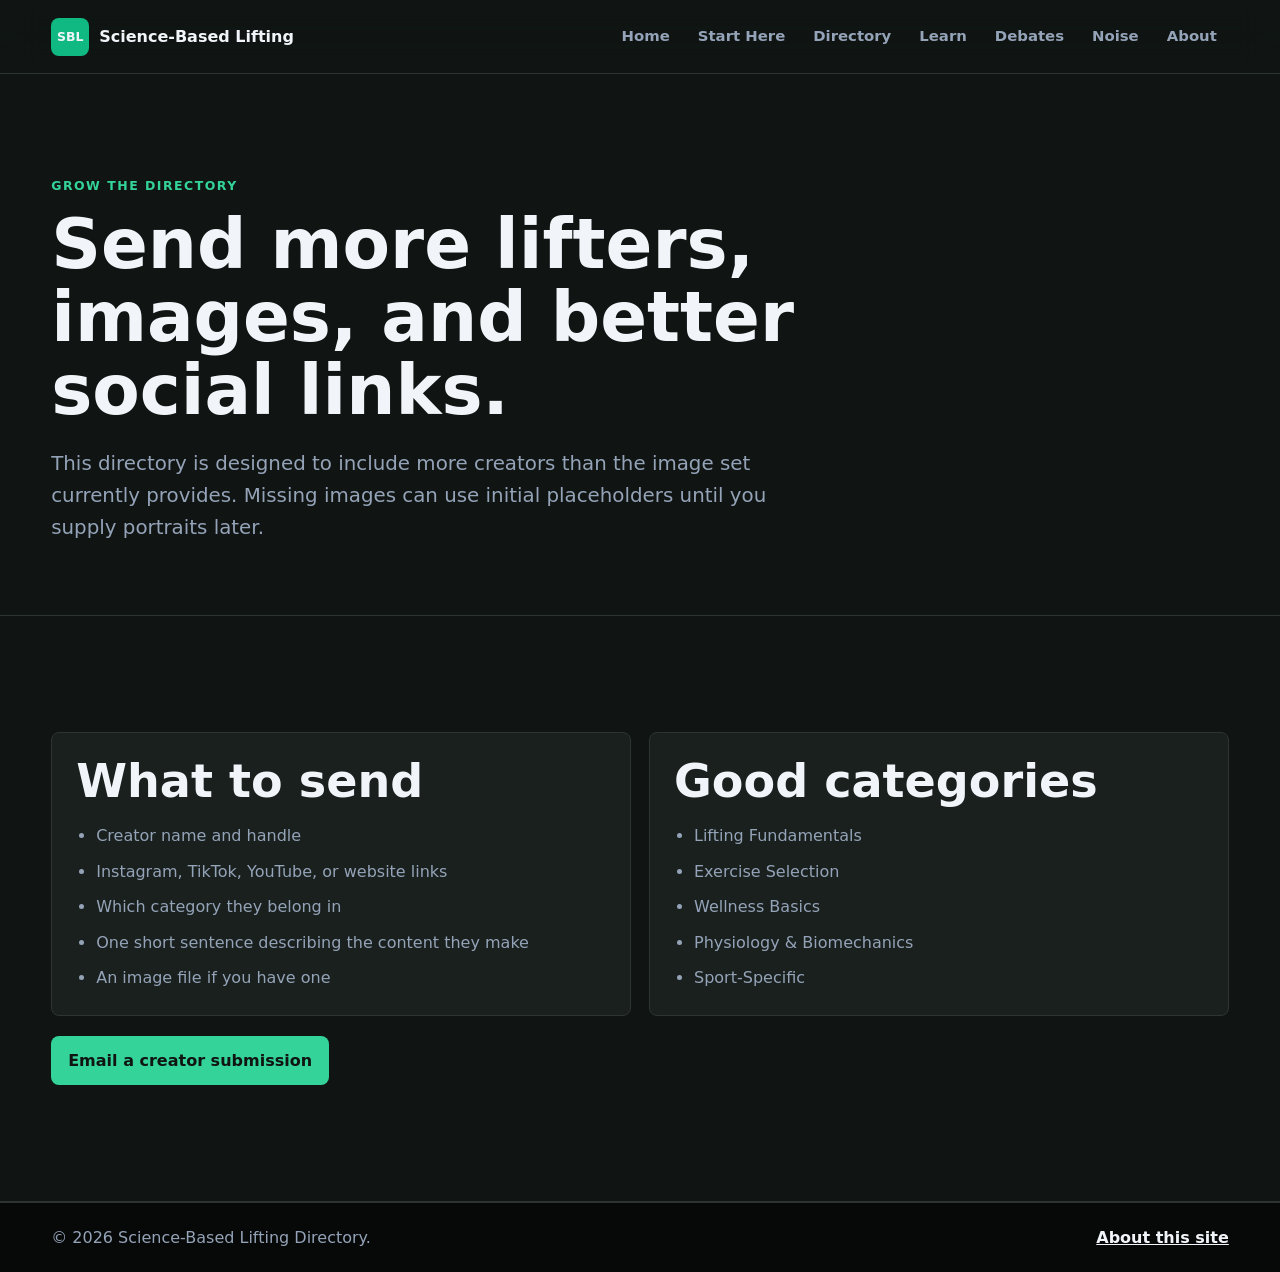
<file: submit.html>
<!DOCTYPE html>
<html lang="en">
<head>
  <meta charset="UTF-8">
  <meta name="viewport" content="width=device-width, initial-scale=1">
  <title>Submit a Creator | Science-Based Lifting</title>
  <meta name="description" content="Suggest a science-based lifting creator for the directory.">
  <meta name="theme-color" content="#101513">
  <link rel="stylesheet" href="styles.css">
</head>
<body>
  <a class="skip-link" href="#main">Skip to content</a>
  <header class="site-header">
    <a class="brand" href="index.html" aria-label="Science-Based Lifting Directory home">
      <span class="brand-mark" aria-hidden="true">SBL</span>
      <span>Science-Based Lifting</span>
    </a>
    <nav class="site-nav" aria-label="Main navigation">
      <a href="index.html">Home</a>
      <a href="start.html">Start Here</a>
      <a href="directory.html">Directory</a>
      <a href="learn.html">Learn</a>
      <a href="debates.html">Debates</a>
      <a href="noise.html">Noise</a>
      <a href="about.html">About</a>
    </nav>
  </header>

  <main id="main">
    <section class="page-hero">
      <p class="eyebrow">Grow the directory</p>
      <h1>Send more lifters, images, and better social links.</h1>
      <p>This directory is designed to include more creators than the image set currently provides. Missing images can use initial placeholders until you supply portraits later.</p>
    </section>

    <section class="content-section">
      <div class="submit-panel">
        <div>
          <h2>What to send</h2>
          <ul class="clean-list">
            <li>Creator name and handle</li>
            <li>Instagram, TikTok, YouTube, or website links</li>
            <li>Which category they belong in</li>
            <li>One short sentence describing the content they make</li>
            <li>An image file if you have one</li>
          </ul>
        </div>
        <div>
          <h2>Good categories</h2>
          <ul class="clean-list">
            <li>Lifting Fundamentals</li>
            <li>Exercise Selection</li>
            <li>Wellness Basics</li>
            <li>Physiology &amp; Biomechanics</li>
            <li>Sport-Specific</li>
          </ul>
        </div>
      </div>
      <a class="button button-primary submit-button" href="mailto:linusjoshu@gmail.com?subject=Science-Based%20Lifting%20Creator%20Submission">Email a creator submission</a>
    </section>
  </main>

  <footer class="site-footer">
    <p>&copy; 2026 Science-Based Lifting Directory.</p>
    <a href="about.html">About this site</a>
  </footer>
  <script src="tooltips.js" defer></script>
</body>
</html>
</file>
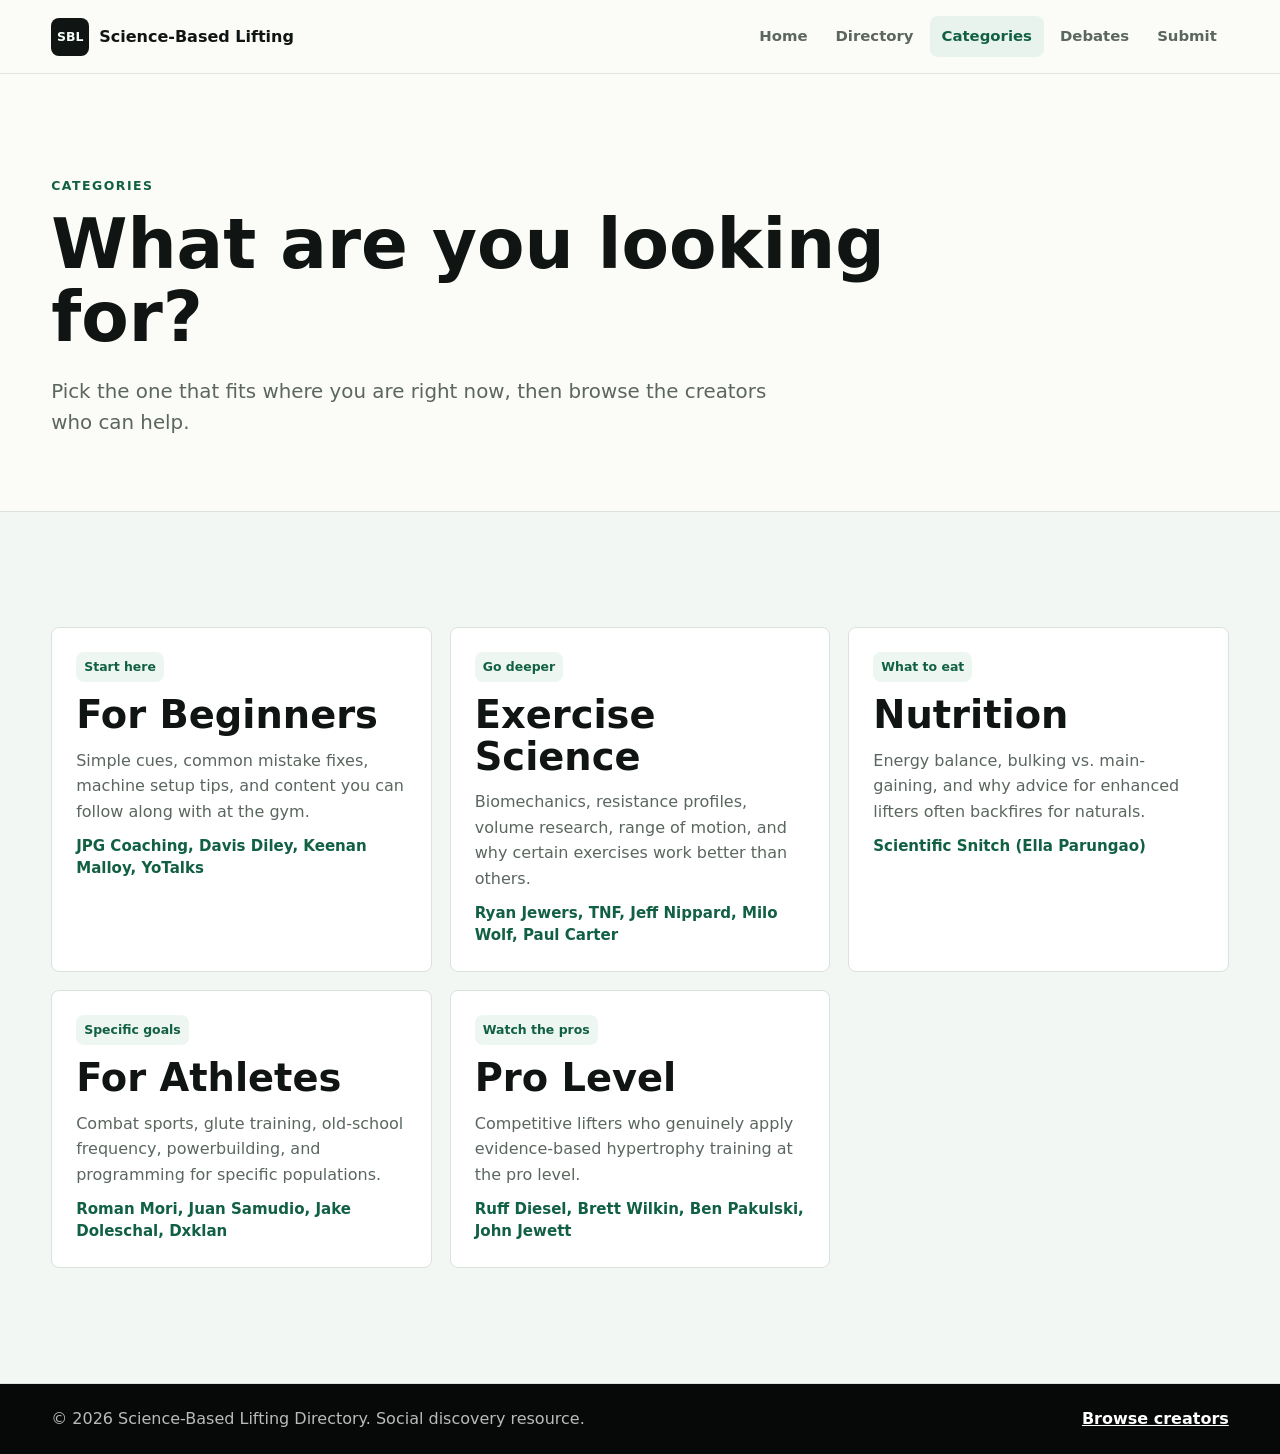
<file: sbl/categories.html>
<!DOCTYPE html>
<html lang="en">
<head>
  <meta charset="UTF-8">
  <meta name="viewport" content="width=device-width, initial-scale=1">
  <title>Categories | Science-Based Lifting</title>
  <meta name="description" content="Choose a category of evidence-based fitness creator before browsing the full directory.">
  <meta name="theme-color" content="#101513">
  <link rel="stylesheet" href="styles.css">
</head>
<body>
  <a class="skip-link" href="#main">Skip to content</a>
  <header class="site-header">
    <a class="brand" href="index.html" aria-label="Science-Based Lifting Directory home">
      <span class="brand-mark" aria-hidden="true">SBL</span>
      <span>Science-Based Lifting</span>
    </a>
    <nav class="site-nav" aria-label="Main navigation">
      <a href="index.html">Home</a>
      <a href="directory.html">Directory</a>
      <a class="is-active" href="categories.html">Categories</a>
      <a href="debates.html">Debates</a>
      <a href="submit.html">Submit</a>
    </nav>
  </header>

  <main id="main">
    <section class="page-hero">
      <p class="eyebrow">Categories</p>
      <h1>What are you looking for?</h1>
      <p>Pick the one that fits where you are right now, then browse the creators who can help.</p>
    </section>

    <section class="content-section category-section">
      <div class="category-grid category-grid-large">
        <a class="category-card" href="directory.html#beginners">
          <span class="topic-tag">Start here</span>
          <h2>For Beginners</h2>
          <p>Simple cues, common mistake fixes, machine setup tips, and content you can follow along with at the gym.</p>
          <strong>JPG Coaching, Davis Diley, Keenan Malloy, YoTalks</strong>
        </a>

        <a class="category-card" href="directory.html#exercise-science">
          <span class="topic-tag">Go deeper</span>
          <h2>Exercise Science</h2>
          <p>Biomechanics, resistance profiles, volume research, range of motion, and why certain exercises work better than others.</p>
          <strong>Ryan Jewers, TNF, Jeff Nippard, Milo Wolf, Paul Carter</strong>
        </a>

        <a class="category-card" href="directory.html#nutrition">
          <span class="topic-tag">What to eat</span>
          <h2>Nutrition</h2>
          <p>Energy balance, bulking vs. main-gaining, and why advice for enhanced lifters often backfires for naturals.</p>
          <strong>Scientific Snitch (Ella Parungao)</strong>
        </a>

        <a class="category-card" href="directory.html#athletes">
          <span class="topic-tag">Specific goals</span>
          <h2>For Athletes</h2>
          <p>Combat sports, glute training, old-school frequency, powerbuilding, and programming for specific populations.</p>
          <strong>Roman Mori, Juan Samudio, Jake Doleschal, Dxklan</strong>
        </a>

        <a class="category-card" href="directory.html#pro-level">
          <span class="topic-tag">Watch the pros</span>
          <h2>Pro Level</h2>
          <p>Competitive lifters who genuinely apply evidence-based hypertrophy training at the pro level.</p>
          <strong>Ruff Diesel, Brett Wilkin, Ben Pakulski, John Jewett</strong>
        </a>
      </div>
    </section>
  </main>

  <footer class="site-footer">
    <p>&copy; 2026 Science-Based Lifting Directory. Social discovery resource.</p>
    <a href="directory.html">Browse creators</a>
  </footer>
</body>
</html>
</file>
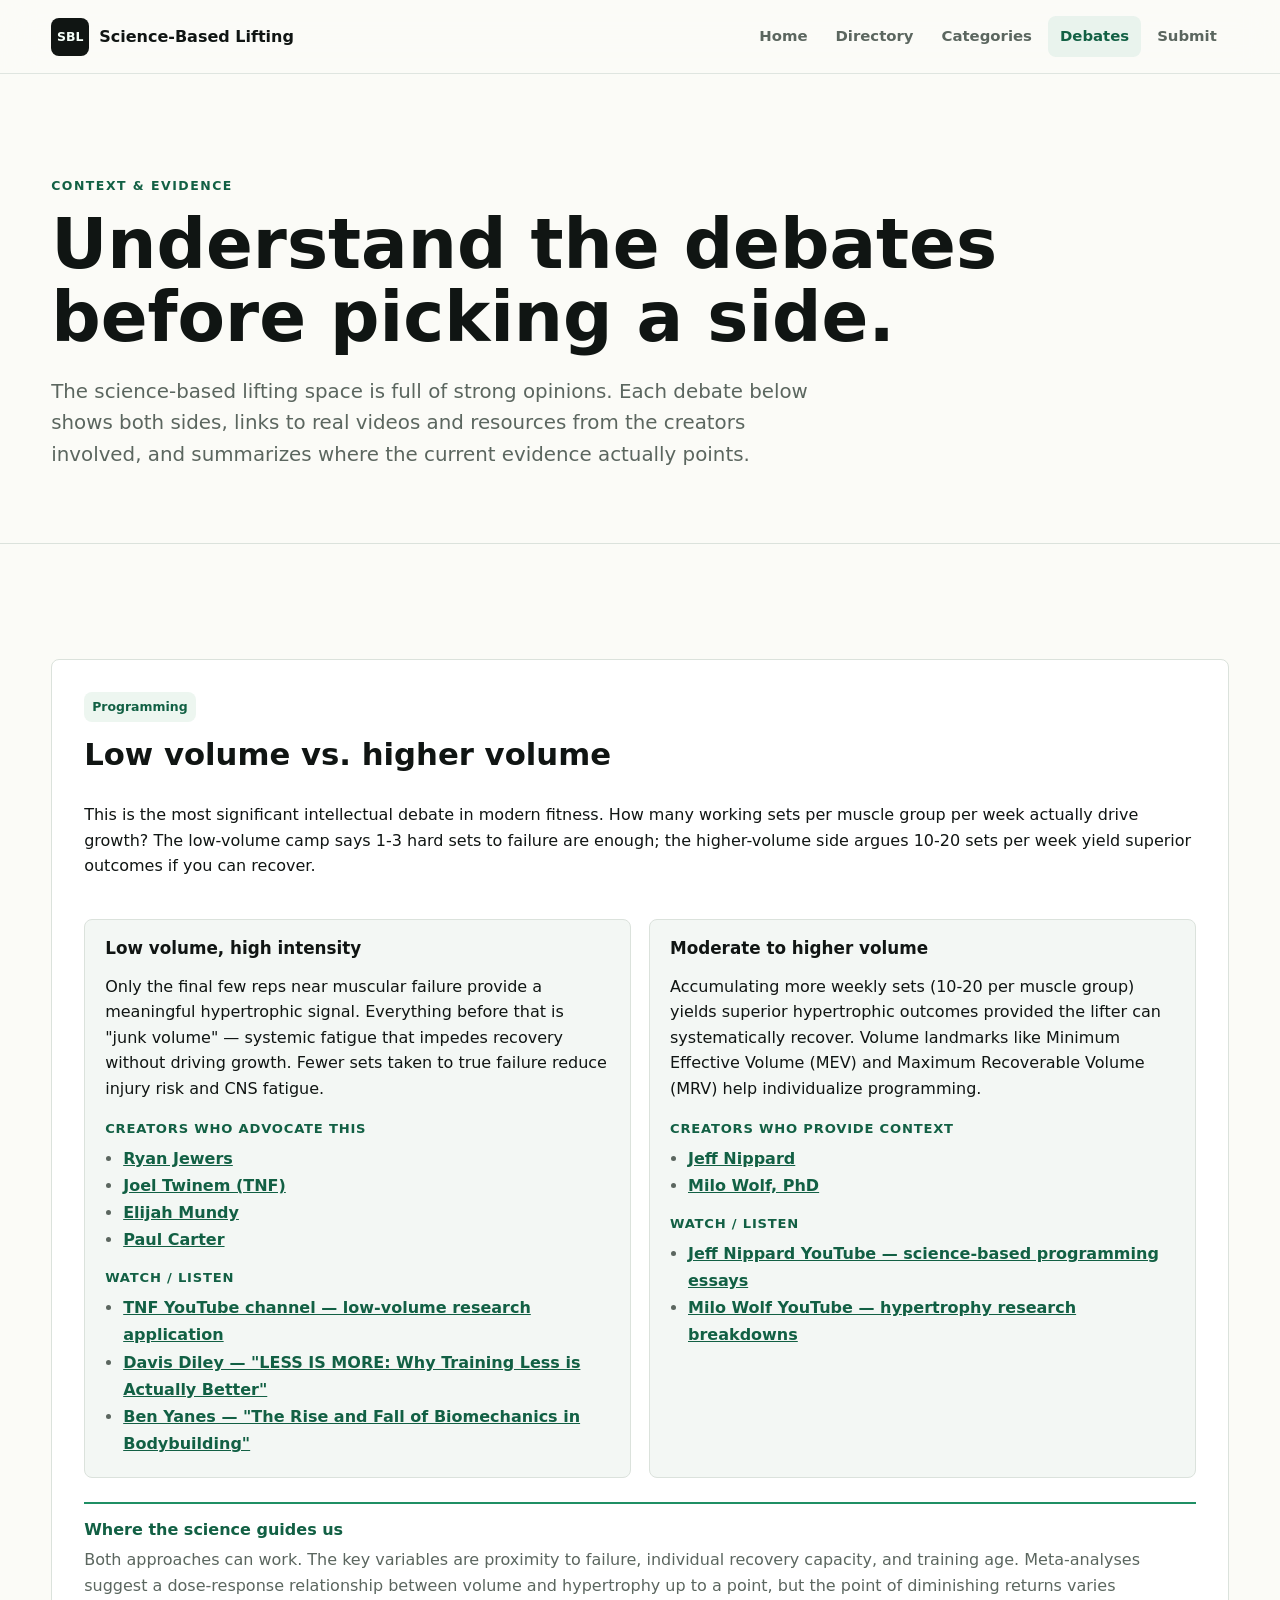
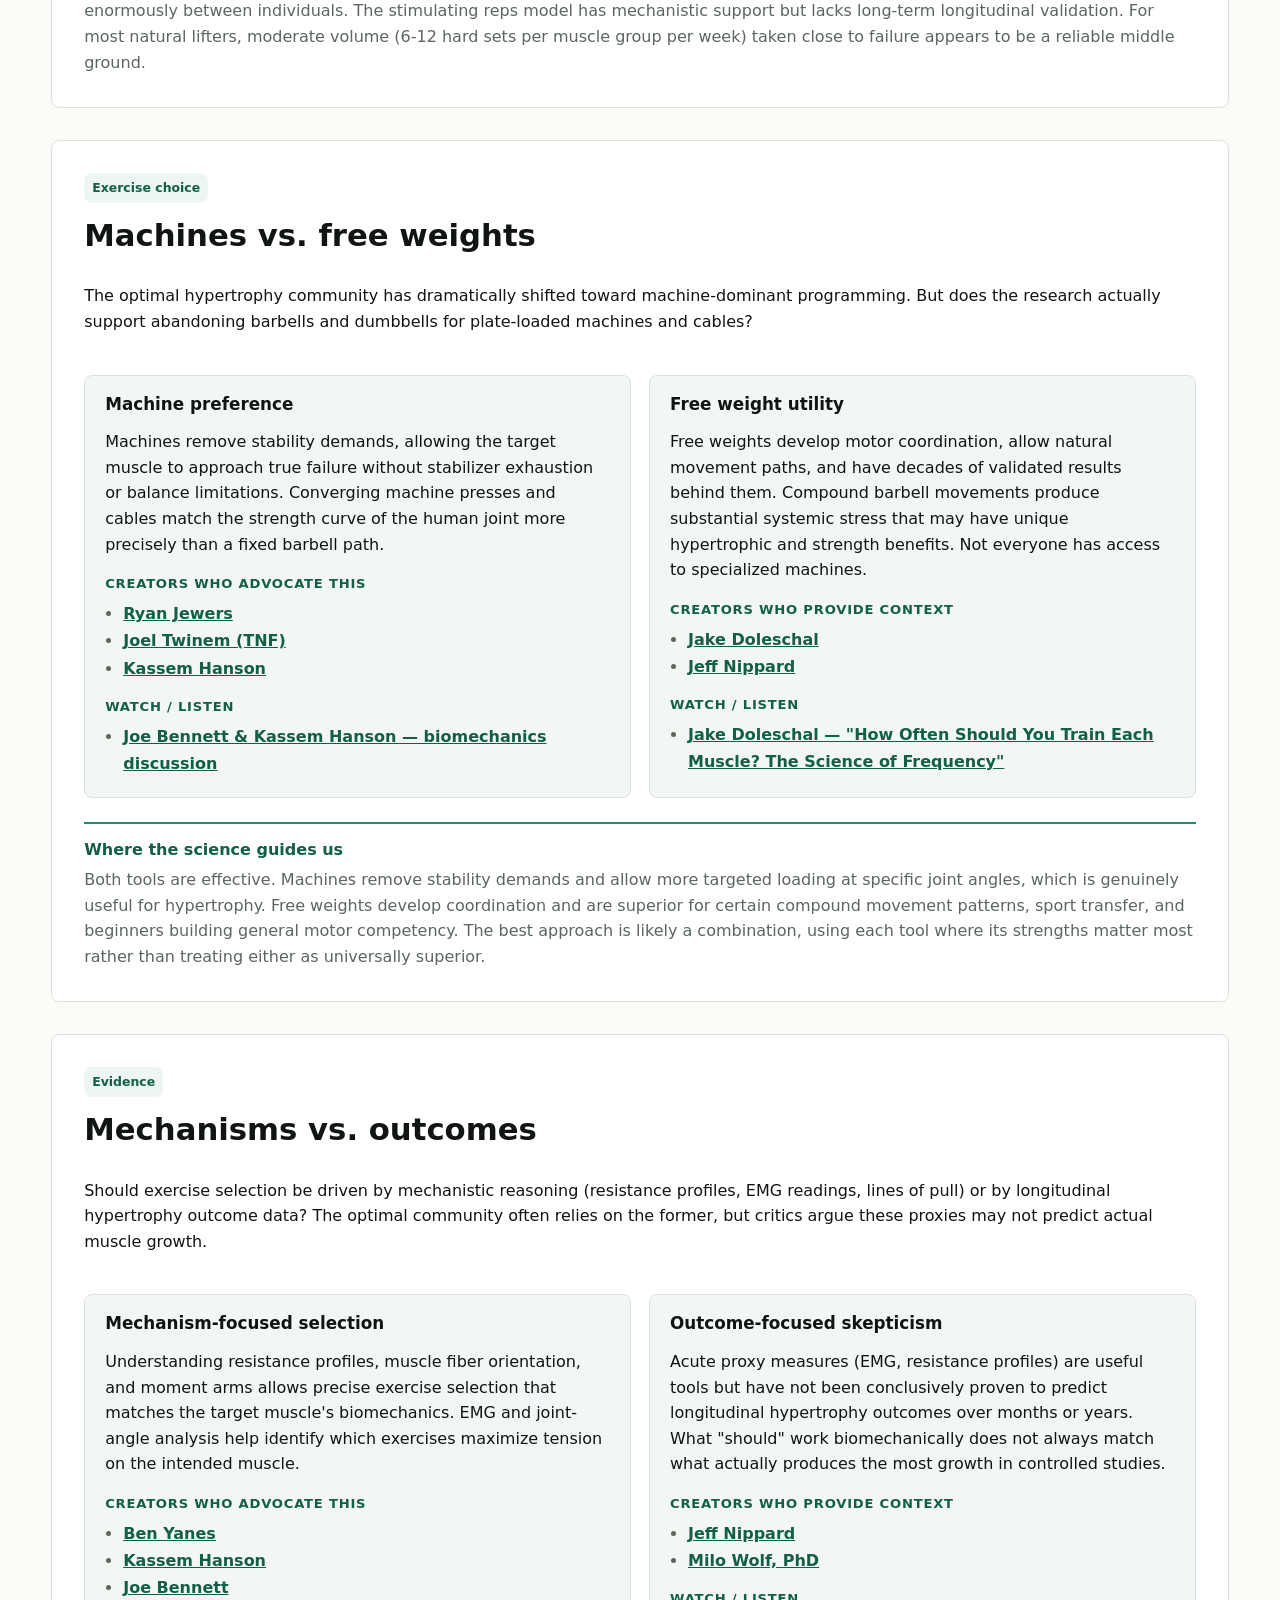
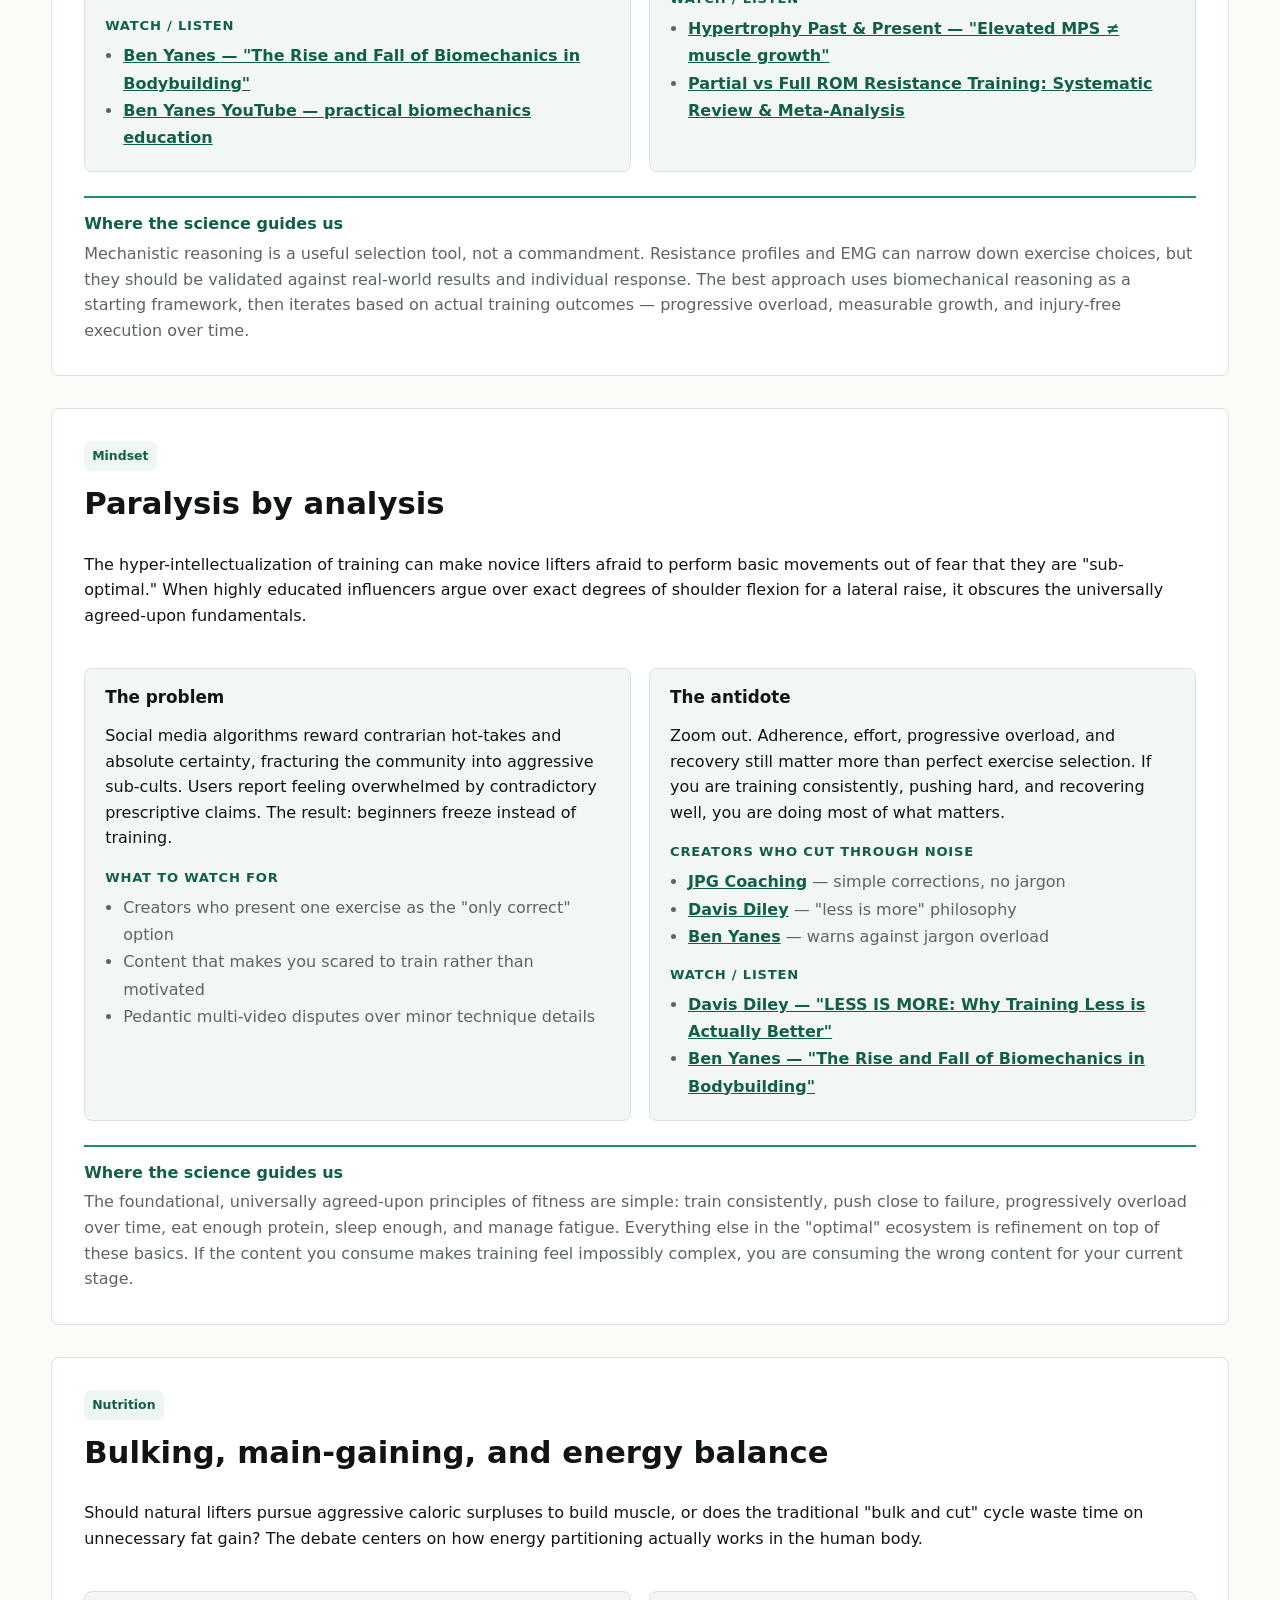
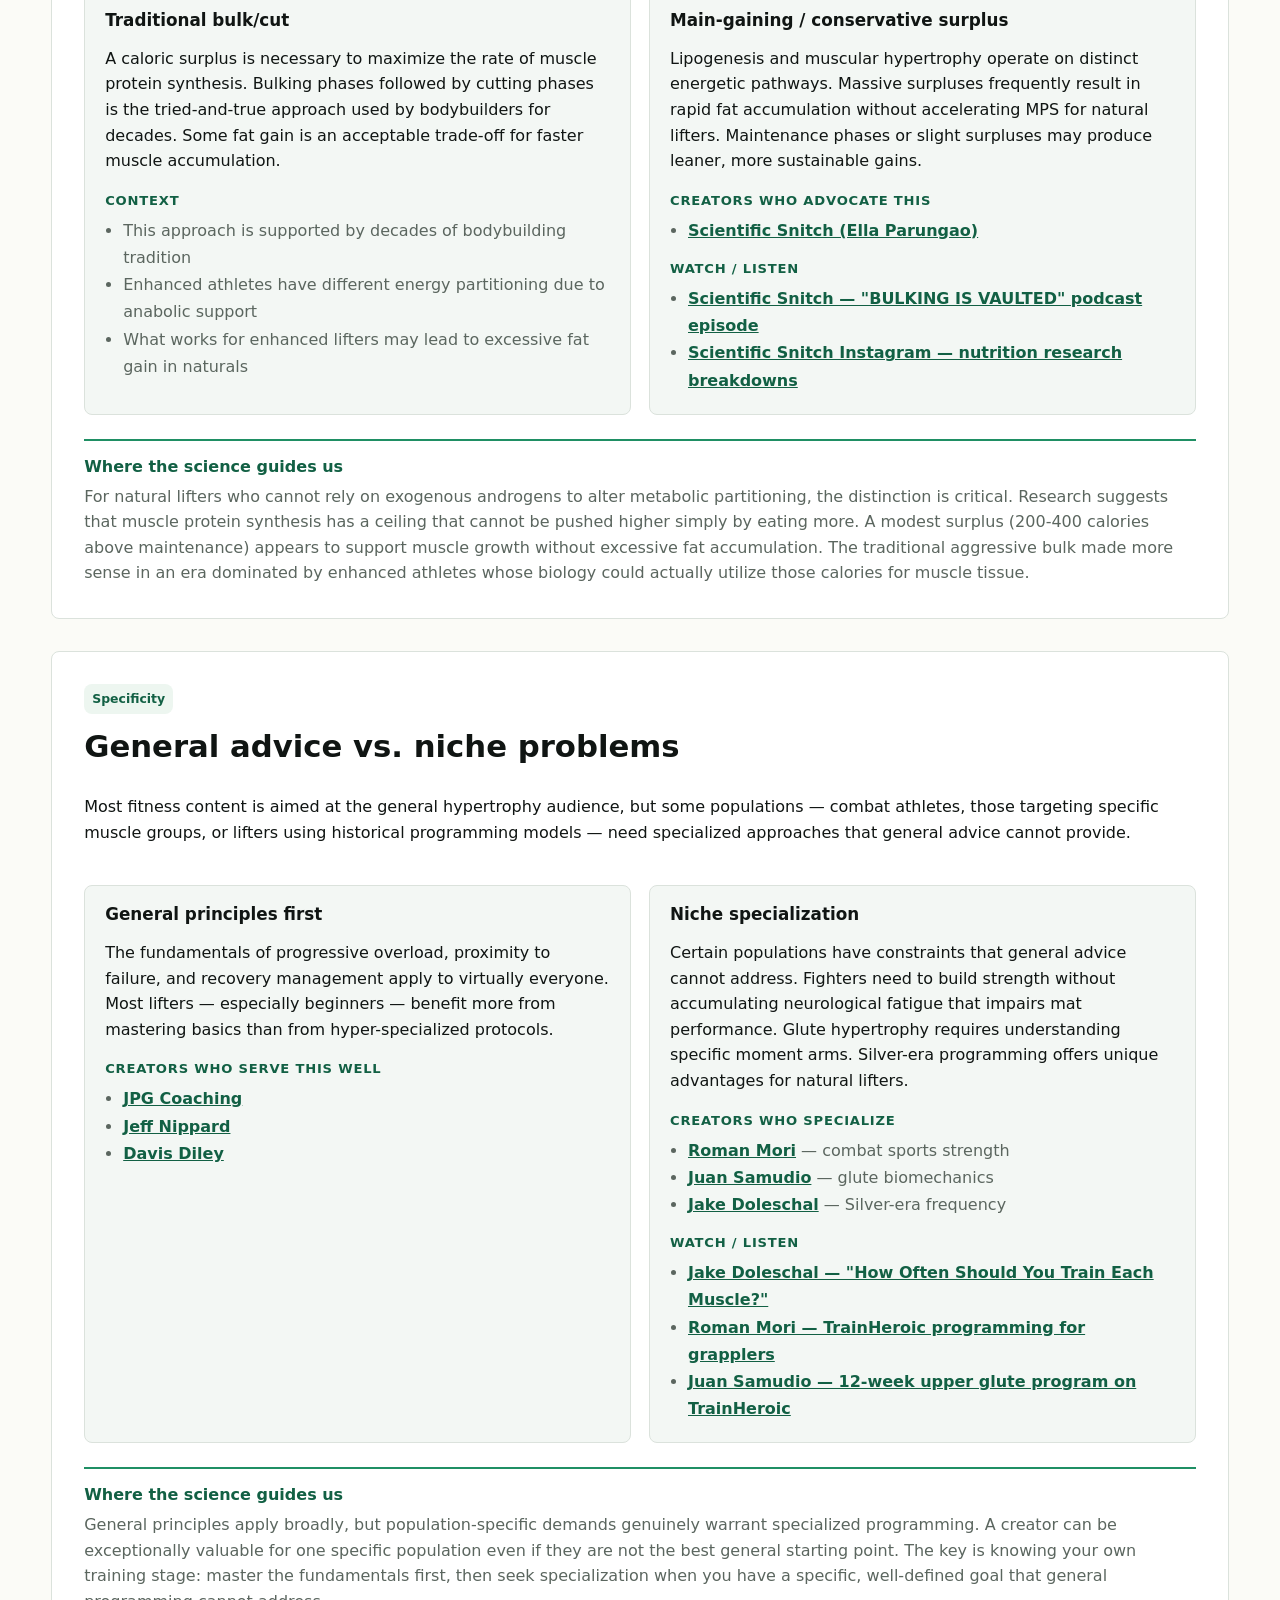
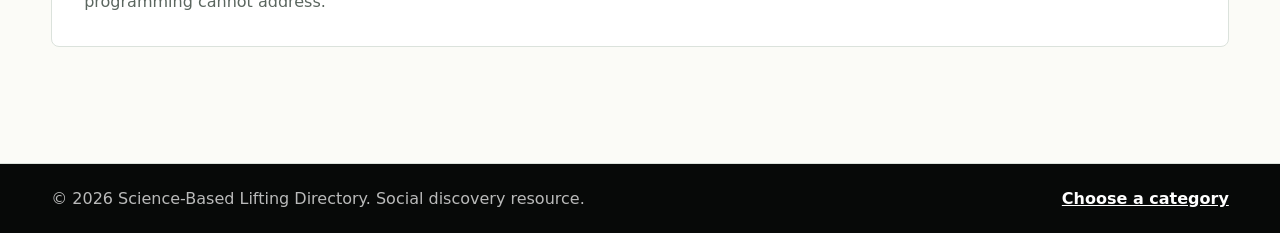
<file: sbl/debates.html>
<!DOCTYPE html>
<html lang="en">
<head>
  <meta charset="UTF-8">
  <meta name="viewport" content="width=device-width, initial-scale=1">
  <title>Debates | Science-Based Lifting</title>
  <meta name="description" content="Explore the main debates inside the evidence-based lifting community with video links, both sides, and where the science guides us.">
  <meta name="theme-color" content="#101513">
  <link rel="stylesheet" href="styles.css">
</head>
<body>
  <a class="skip-link" href="#main">Skip to content</a>
  <header class="site-header">
    <a class="brand" href="index.html" aria-label="Science-Based Lifting Directory home">
      <span class="brand-mark" aria-hidden="true">SBL</span>
      <span>Science-Based Lifting</span>
    </a>
    <nav class="site-nav" aria-label="Main navigation">
      <a href="index.html">Home</a>
      <a href="directory.html">Directory</a>
      <a href="categories.html">Categories</a>
      <a class="is-active" href="debates.html">Debates</a>
      <a href="submit.html">Submit</a>
    </nav>
  </header>

  <main id="main">
    <section class="page-hero">
      <p class="eyebrow">Context &amp; evidence</p>
      <h1>Understand the debates before picking a side.</h1>
      <p>The science-based lifting space is full of strong opinions. Each debate below shows both sides, links to real videos and resources from the creators involved, and summarizes where the current evidence actually points.</p>
    </section>

    <section class="content-section">
      <div class="debate-list">

        <!-- Debate 1: Volume -->
        <article class="debate-card">
          <span class="topic-tag">Programming</span>
          <h2>Low volume vs. higher volume</h2>
          <p>This is the most significant intellectual debate in modern fitness. How many working sets per muscle group per week actually drive growth? The low-volume camp says 1-3 hard sets to failure are enough; the higher-volume side argues 10-20 sets per week yield superior outcomes if you can recover.</p>

          <div class="debate-sides">
            <div class="debate-side">
              <h3>Low volume, high intensity</h3>
              <p>Only the final few reps near muscular failure provide a meaningful hypertrophic signal. Everything before that is "junk volume" — systemic fatigue that impedes recovery without driving growth. Fewer sets taken to true failure reduce injury risk and CNS fatigue.</p>
              <h4>Creators who advocate this</h4>
              <ul>
                <li><a href="directory.html#exercise-science">Ryan Jewers</a></li>
                <li><a href="directory.html#exercise-science">Joel Twinem (TNF)</a></li>
                <li><a href="directory.html#exercise-science">Elijah Mundy</a></li>
                <li><a href="directory.html#exercise-science">Paul Carter</a></li>
              </ul>
              <h4>Watch / Listen</h4>
              <ul>
                <li><a href="https://www.youtube.com/@RealTNF" target="_blank" rel="noreferrer">TNF YouTube channel — low-volume research application</a></li>
                <li><a href="https://www.youtube.com/watch?v=tCqN0Ijicp0" target="_blank" rel="noreferrer">Davis Diley — "LESS IS MORE: Why Training Less is Actually Better"</a></li>
                <li><a href="https://www.youtube.com/watch?v=chKR8VTH2H4" target="_blank" rel="noreferrer">Ben Yanes — "The Rise and Fall of Biomechanics in Bodybuilding"</a></li>
              </ul>
            </div>
            <div class="debate-side">
              <h3>Moderate to higher volume</h3>
              <p>Accumulating more weekly sets (10-20 per muscle group) yields superior hypertrophic outcomes provided the lifter can systematically recover. Volume landmarks like Minimum Effective Volume (MEV) and Maximum Recoverable Volume (MRV) help individualize programming.</p>
              <h4>Creators who provide context</h4>
              <ul>
                <li><a href="directory.html#exercise-science">Jeff Nippard</a></li>
                <li><a href="directory.html#exercise-science">Milo Wolf, PhD</a></li>
              </ul>
              <h4>Watch / Listen</h4>
              <ul>
                <li><a href="https://www.youtube.com/@JeffNippard" target="_blank" rel="noreferrer">Jeff Nippard YouTube — science-based programming essays</a></li>
                <li><a href="https://www.youtube.com/@WolfCoaching" target="_blank" rel="noreferrer">Milo Wolf YouTube — hypertrophy research breakdowns</a></li>
              </ul>
            </div>
          </div>

          <div class="science-summary">
            <h3>Where the science guides us</h3>
            <p>Both approaches can work. The key variables are proximity to failure, individual recovery capacity, and training age. Meta-analyses suggest a dose-response relationship between volume and hypertrophy up to a point, but the point of diminishing returns varies enormously between individuals. The stimulating reps model has mechanistic support but lacks long-term longitudinal validation. For most natural lifters, moderate volume (6-12 hard sets per muscle group per week) taken close to failure appears to be a reliable middle ground.</p>
          </div>
        </article>

        <!-- Debate 2: Machines vs. Free Weights -->
        <article class="debate-card">
          <span class="topic-tag">Exercise choice</span>
          <h2>Machines vs. free weights</h2>
          <p>The optimal hypertrophy community has dramatically shifted toward machine-dominant programming. But does the research actually support abandoning barbells and dumbbells for plate-loaded machines and cables?</p>

          <div class="debate-sides">
            <div class="debate-side">
              <h3>Machine preference</h3>
              <p>Machines remove stability demands, allowing the target muscle to approach true failure without stabilizer exhaustion or balance limitations. Converging machine presses and cables match the strength curve of the human joint more precisely than a fixed barbell path.</p>
              <h4>Creators who advocate this</h4>
              <ul>
                <li><a href="directory.html#exercise-science">Ryan Jewers</a></li>
                <li><a href="directory.html#exercise-science">Joel Twinem (TNF)</a></li>
                <li><a href="directory.html#exercise-science">Kassem Hanson</a></li>
              </ul>
              <h4>Watch / Listen</h4>
              <ul>
                <li><a href="https://www.youtube.com/watch?v=LrL5dhKIK54" target="_blank" rel="noreferrer">Joe Bennett &amp; Kassem Hanson — biomechanics discussion</a></li>
              </ul>
            </div>
            <div class="debate-side">
              <h3>Free weight utility</h3>
              <p>Free weights develop motor coordination, allow natural movement paths, and have decades of validated results behind them. Compound barbell movements produce substantial systemic stress that may have unique hypertrophic and strength benefits. Not everyone has access to specialized machines.</p>
              <h4>Creators who provide context</h4>
              <ul>
                <li><a href="directory.html#athletes">Jake Doleschal</a></li>
                <li><a href="directory.html#exercise-science">Jeff Nippard</a></li>
              </ul>
              <h4>Watch / Listen</h4>
              <ul>
                <li><a href="https://www.youtube.com/watch?v=dv5jMVYxMX8" target="_blank" rel="noreferrer">Jake Doleschal — "How Often Should You Train Each Muscle? The Science of Frequency"</a></li>
              </ul>
            </div>
          </div>

          <div class="science-summary">
            <h3>Where the science guides us</h3>
            <p>Both tools are effective. Machines remove stability demands and allow more targeted loading at specific joint angles, which is genuinely useful for hypertrophy. Free weights develop coordination and are superior for certain compound movement patterns, sport transfer, and beginners building general motor competency. The best approach is likely a combination, using each tool where its strengths matter most rather than treating either as universally superior.</p>
          </div>
        </article>

        <!-- Debate 3: Mechanisms vs. Outcomes -->
        <article class="debate-card">
          <span class="topic-tag">Evidence</span>
          <h2>Mechanisms vs. outcomes</h2>
          <p>Should exercise selection be driven by mechanistic reasoning (resistance profiles, EMG readings, lines of pull) or by longitudinal hypertrophy outcome data? The optimal community often relies on the former, but critics argue these proxies may not predict actual muscle growth.</p>

          <div class="debate-sides">
            <div class="debate-side">
              <h3>Mechanism-focused selection</h3>
              <p>Understanding resistance profiles, muscle fiber orientation, and moment arms allows precise exercise selection that matches the target muscle's biomechanics. EMG and joint-angle analysis help identify which exercises maximize tension on the intended muscle.</p>
              <h4>Creators who advocate this</h4>
              <ul>
                <li><a href="directory.html#exercise-science">Ben Yanes</a></li>
                <li><a href="directory.html#exercise-science">Kassem Hanson</a></li>
                <li><a href="directory.html#exercise-science">Joe Bennett</a></li>
              </ul>
              <h4>Watch / Listen</h4>
              <ul>
                <li><a href="https://www.youtube.com/watch?v=chKR8VTH2H4" target="_blank" rel="noreferrer">Ben Yanes — "The Rise and Fall of Biomechanics in Bodybuilding"</a></li>
                <li><a href="https://www.youtube.com/@The_Modern_Meathead" target="_blank" rel="noreferrer">Ben Yanes YouTube — practical biomechanics education</a></li>
              </ul>
            </div>
            <div class="debate-side">
              <h3>Outcome-focused skepticism</h3>
              <p>Acute proxy measures (EMG, resistance profiles) are useful tools but have not been conclusively proven to predict longitudinal hypertrophy outcomes over months or years. What "should" work biomechanically does not always match what actually produces the most growth in controlled studies.</p>
              <h4>Creators who provide context</h4>
              <ul>
                <li><a href="directory.html#exercise-science">Jeff Nippard</a></li>
                <li><a href="directory.html#exercise-science">Milo Wolf, PhD</a></li>
              </ul>
              <h4>Watch / Listen</h4>
              <ul>
                <li><a href="https://www.youtube.com/watch?v=j9-kUvI0Xhk" target="_blank" rel="noreferrer">Hypertrophy Past &amp; Present — "Elevated MPS ≠ muscle growth"</a></li>
                <li><a href="https://journal.iusca.org/index.php/Journal/article/view/182" target="_blank" rel="noreferrer">Partial vs Full ROM Resistance Training: Systematic Review &amp; Meta-Analysis</a></li>
              </ul>
            </div>
          </div>

          <div class="science-summary">
            <h3>Where the science guides us</h3>
            <p>Mechanistic reasoning is a useful selection tool, not a commandment. Resistance profiles and EMG can narrow down exercise choices, but they should be validated against real-world results and individual response. The best approach uses biomechanical reasoning as a starting framework, then iterates based on actual training outcomes — progressive overload, measurable growth, and injury-free execution over time.</p>
          </div>
        </article>

        <!-- Debate 4: Paralysis by Analysis -->
        <article class="debate-card">
          <span class="topic-tag">Mindset</span>
          <h2>Paralysis by analysis</h2>
          <p>The hyper-intellectualization of training can make novice lifters afraid to perform basic movements out of fear that they are "sub-optimal." When highly educated influencers argue over exact degrees of shoulder flexion for a lateral raise, it obscures the universally agreed-upon fundamentals.</p>

          <div class="debate-sides">
            <div class="debate-side">
              <h3>The problem</h3>
              <p>Social media algorithms reward contrarian hot-takes and absolute certainty, fracturing the community into aggressive sub-cults. Users report feeling overwhelmed by contradictory prescriptive claims. The result: beginners freeze instead of training.</p>
              <h4>What to watch for</h4>
              <ul>
                <li>Creators who present one exercise as the "only correct" option</li>
                <li>Content that makes you scared to train rather than motivated</li>
                <li>Pedantic multi-video disputes over minor technique details</li>
              </ul>
            </div>
            <div class="debate-side">
              <h3>The antidote</h3>
              <p>Zoom out. Adherence, effort, progressive overload, and recovery still matter more than perfect exercise selection. If you are training consistently, pushing hard, and recovering well, you are doing most of what matters.</p>
              <h4>Creators who cut through noise</h4>
              <ul>
                <li><a href="directory.html#beginners">JPG Coaching</a> — simple corrections, no jargon</li>
                <li><a href="directory.html#beginners">Davis Diley</a> — "less is more" philosophy</li>
                <li><a href="directory.html#exercise-science">Ben Yanes</a> — warns against jargon overload</li>
              </ul>
              <h4>Watch / Listen</h4>
              <ul>
                <li><a href="https://www.youtube.com/watch?v=tCqN0Ijicp0" target="_blank" rel="noreferrer">Davis Diley — "LESS IS MORE: Why Training Less is Actually Better"</a></li>
                <li><a href="https://www.youtube.com/watch?v=chKR8VTH2H4" target="_blank" rel="noreferrer">Ben Yanes — "The Rise and Fall of Biomechanics in Bodybuilding"</a></li>
              </ul>
            </div>
          </div>

          <div class="science-summary">
            <h3>Where the science guides us</h3>
            <p>The foundational, universally agreed-upon principles of fitness are simple: train consistently, push close to failure, progressively overload over time, eat enough protein, sleep enough, and manage fatigue. Everything else in the "optimal" ecosystem is refinement on top of these basics. If the content you consume makes training feel impossibly complex, you are consuming the wrong content for your current stage.</p>
          </div>
        </article>

        <!-- Debate 5: Bulking vs. Main-Gaining -->
        <article class="debate-card">
          <span class="topic-tag">Nutrition</span>
          <h2>Bulking, main-gaining, and energy balance</h2>
          <p>Should natural lifters pursue aggressive caloric surpluses to build muscle, or does the traditional "bulk and cut" cycle waste time on unnecessary fat gain? The debate centers on how energy partitioning actually works in the human body.</p>

          <div class="debate-sides">
            <div class="debate-side">
              <h3>Traditional bulk/cut</h3>
              <p>A caloric surplus is necessary to maximize the rate of muscle protein synthesis. Bulking phases followed by cutting phases is the tried-and-true approach used by bodybuilders for decades. Some fat gain is an acceptable trade-off for faster muscle accumulation.</p>
              <h4>Context</h4>
              <ul>
                <li>This approach is supported by decades of bodybuilding tradition</li>
                <li>Enhanced athletes have different energy partitioning due to anabolic support</li>
                <li>What works for enhanced lifters may lead to excessive fat gain in naturals</li>
              </ul>
            </div>
            <div class="debate-side">
              <h3>Main-gaining / conservative surplus</h3>
              <p>Lipogenesis and muscular hypertrophy operate on distinct energetic pathways. Massive surpluses frequently result in rapid fat accumulation without accelerating MPS for natural lifters. Maintenance phases or slight surpluses may produce leaner, more sustainable gains.</p>
              <h4>Creators who advocate this</h4>
              <ul>
                <li><a href="directory.html#exercise-science">Scientific Snitch (Ella Parungao)</a></li>
              </ul>
              <h4>Watch / Listen</h4>
              <ul>
                <li><a href="https://www.buzzsprout.com/2610091/episodes/19007770-bulking-is-vaulted-scientific-snitch-everything-you-need-to-know-about-growing-muscle" target="_blank" rel="noreferrer">Scientific Snitch — "BULKING IS VAULTED" podcast episode</a></li>
                <li><a href="https://www.instagram.com/scientificsnitch/" target="_blank" rel="noreferrer">Scientific Snitch Instagram — nutrition research breakdowns</a></li>
              </ul>
            </div>
          </div>

          <div class="science-summary">
            <h3>Where the science guides us</h3>
            <p>For natural lifters who cannot rely on exogenous androgens to alter metabolic partitioning, the distinction is critical. Research suggests that muscle protein synthesis has a ceiling that cannot be pushed higher simply by eating more. A modest surplus (200-400 calories above maintenance) appears to support muscle growth without excessive fat accumulation. The traditional aggressive bulk made more sense in an era dominated by enhanced athletes whose biology could actually utilize those calories for muscle tissue.</p>
          </div>
        </article>

        <!-- Debate 6: General vs. Niche -->
        <article class="debate-card">
          <span class="topic-tag">Specificity</span>
          <h2>General advice vs. niche problems</h2>
          <p>Most fitness content is aimed at the general hypertrophy audience, but some populations — combat athletes, those targeting specific muscle groups, or lifters using historical programming models — need specialized approaches that general advice cannot provide.</p>

          <div class="debate-sides">
            <div class="debate-side">
              <h3>General principles first</h3>
              <p>The fundamentals of progressive overload, proximity to failure, and recovery management apply to virtually everyone. Most lifters — especially beginners — benefit more from mastering basics than from hyper-specialized protocols.</p>
              <h4>Creators who serve this well</h4>
              <ul>
                <li><a href="directory.html#beginners">JPG Coaching</a></li>
                <li><a href="directory.html#exercise-science">Jeff Nippard</a></li>
                <li><a href="directory.html#beginners">Davis Diley</a></li>
              </ul>
            </div>
            <div class="debate-side">
              <h3>Niche specialization</h3>
              <p>Certain populations have constraints that general advice cannot address. Fighters need to build strength without accumulating neurological fatigue that impairs mat performance. Glute hypertrophy requires understanding specific moment arms. Silver-era programming offers unique advantages for natural lifters.</p>
              <h4>Creators who specialize</h4>
              <ul>
                <li><a href="directory.html#athletes">Roman Mori</a> — combat sports strength</li>
                <li><a href="directory.html#athletes">Juan Samudio</a> — glute biomechanics</li>
                <li><a href="directory.html#athletes">Jake Doleschal</a> — Silver-era frequency</li>
              </ul>
              <h4>Watch / Listen</h4>
              <ul>
                <li><a href="https://www.youtube.com/watch?v=dv5jMVYxMX8" target="_blank" rel="noreferrer">Jake Doleschal — "How Often Should You Train Each Muscle?"</a></li>
                <li><a href="https://marketplace.trainheroic.com/brand/romanjiujitsu" target="_blank" rel="noreferrer">Roman Mori — TrainHeroic programming for grapplers</a></li>
                <li><a href="https://marketplace.trainheroic.com/workout-plan/program/samudio-program-1678055939" target="_blank" rel="noreferrer">Juan Samudio — 12-week upper glute program on TrainHeroic</a></li>
              </ul>
            </div>
          </div>

          <div class="science-summary">
            <h3>Where the science guides us</h3>
            <p>General principles apply broadly, but population-specific demands genuinely warrant specialized programming. A creator can be exceptionally valuable for one specific population even if they are not the best general starting point. The key is knowing your own training stage: master the fundamentals first, then seek specialization when you have a specific, well-defined goal that general programming cannot address.</p>
          </div>
        </article>

      </div>
    </section>
  </main>

  <footer class="site-footer">
    <p>&copy; 2026 Science-Based Lifting Directory. Social discovery resource.</p>
    <a href="categories.html">Choose a category</a>
  </footer>
</body>
</html>
</file>
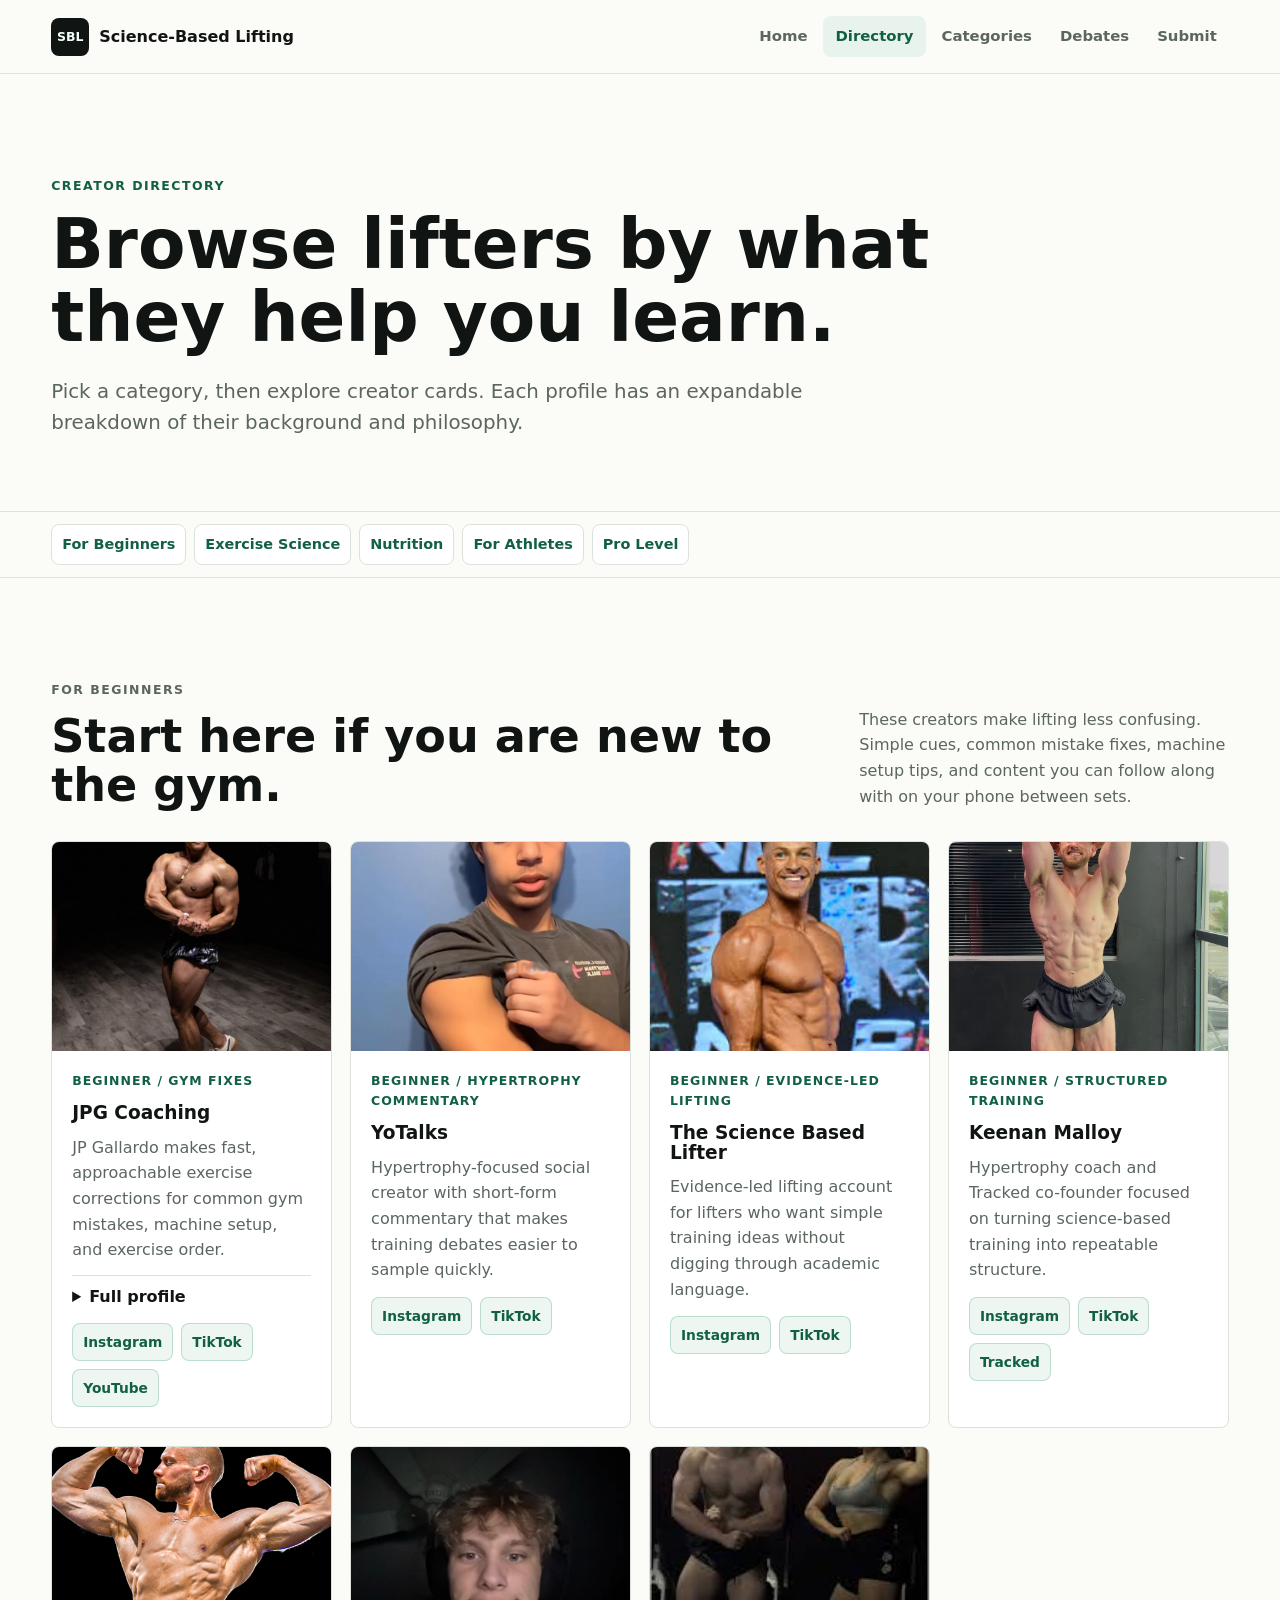
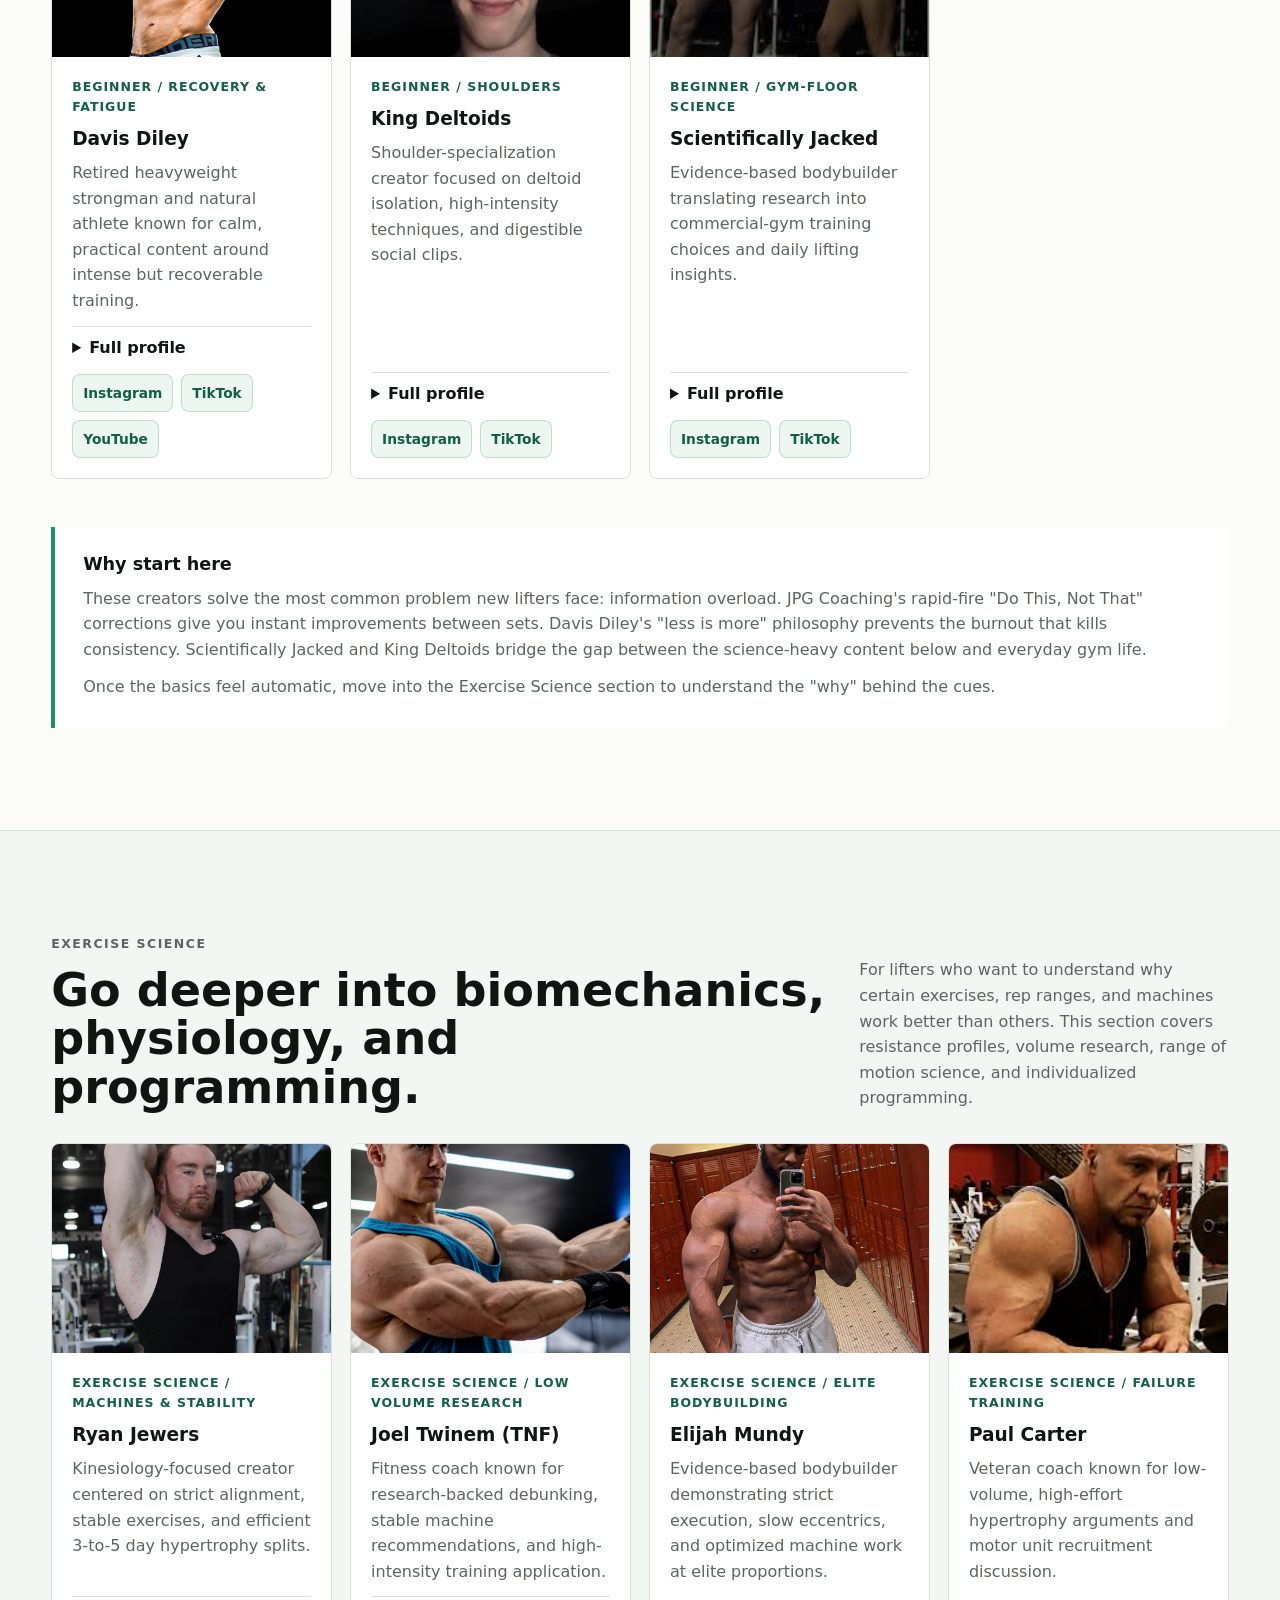
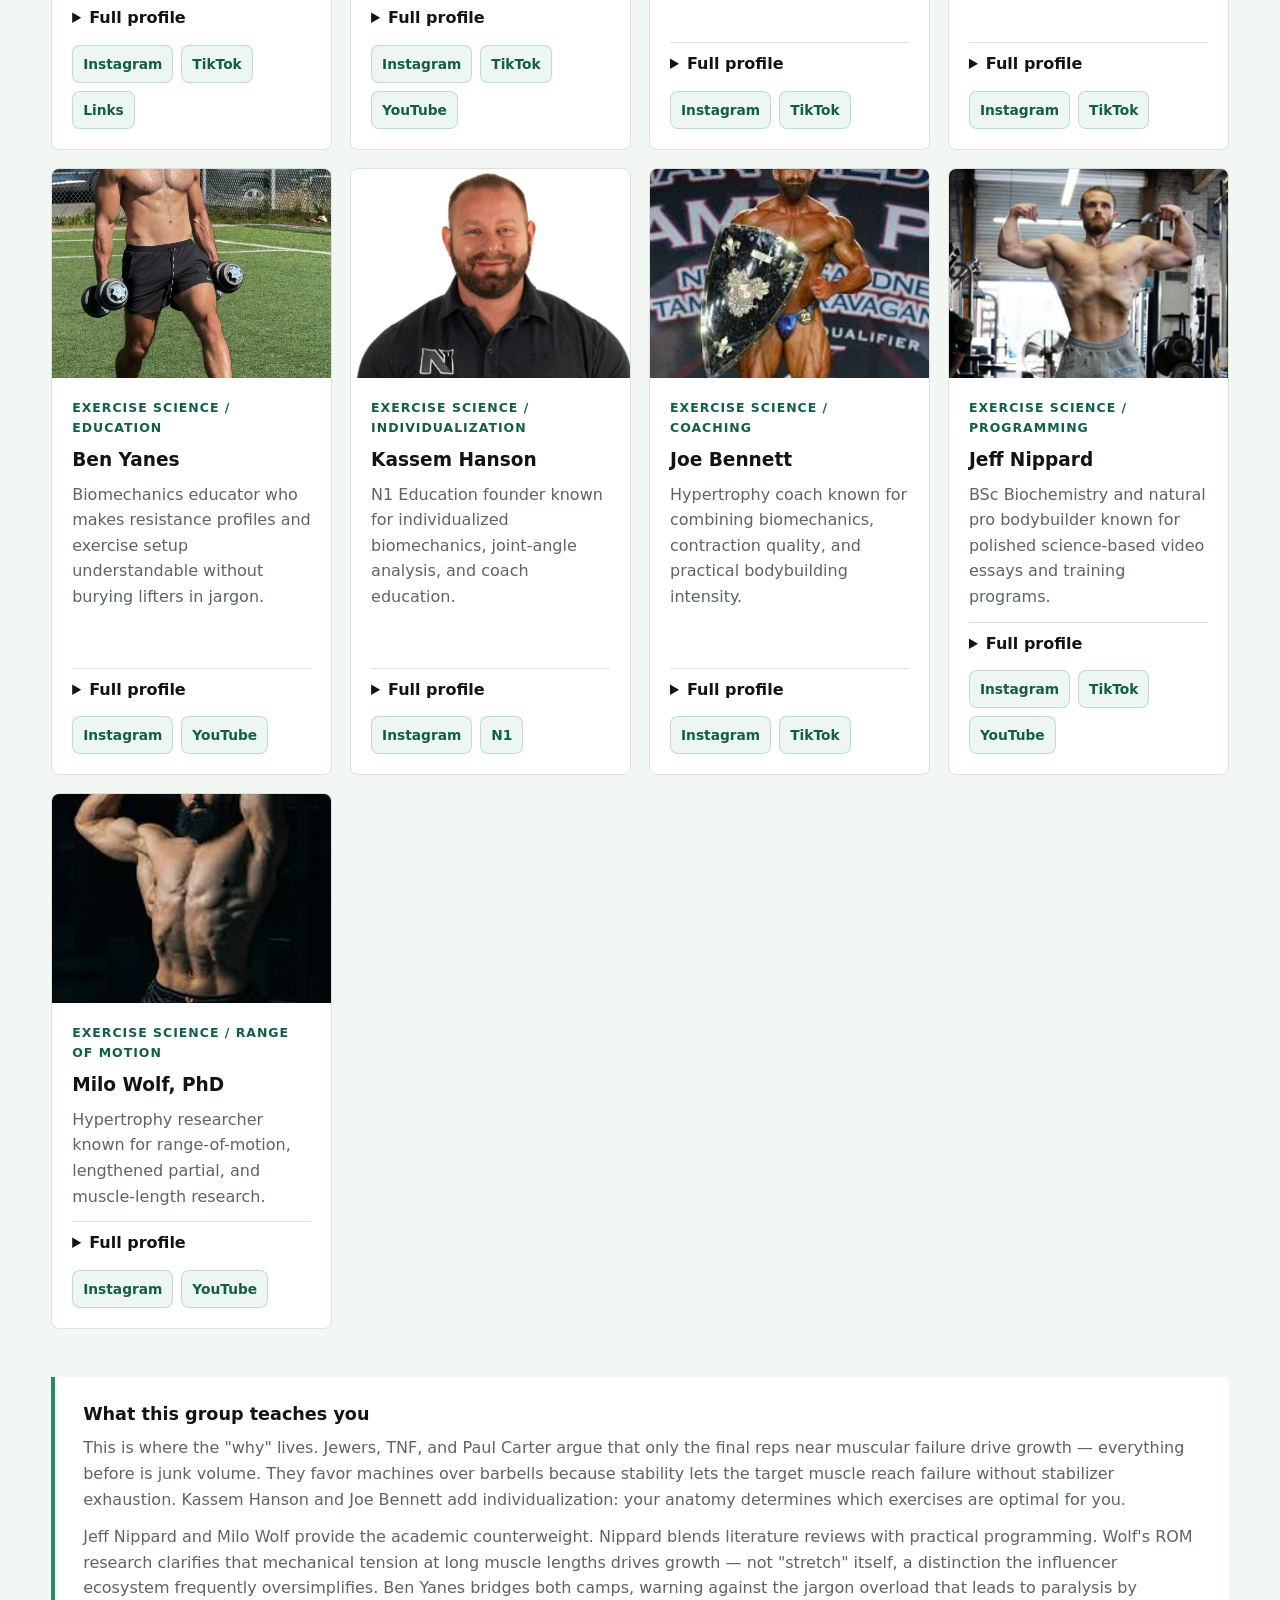
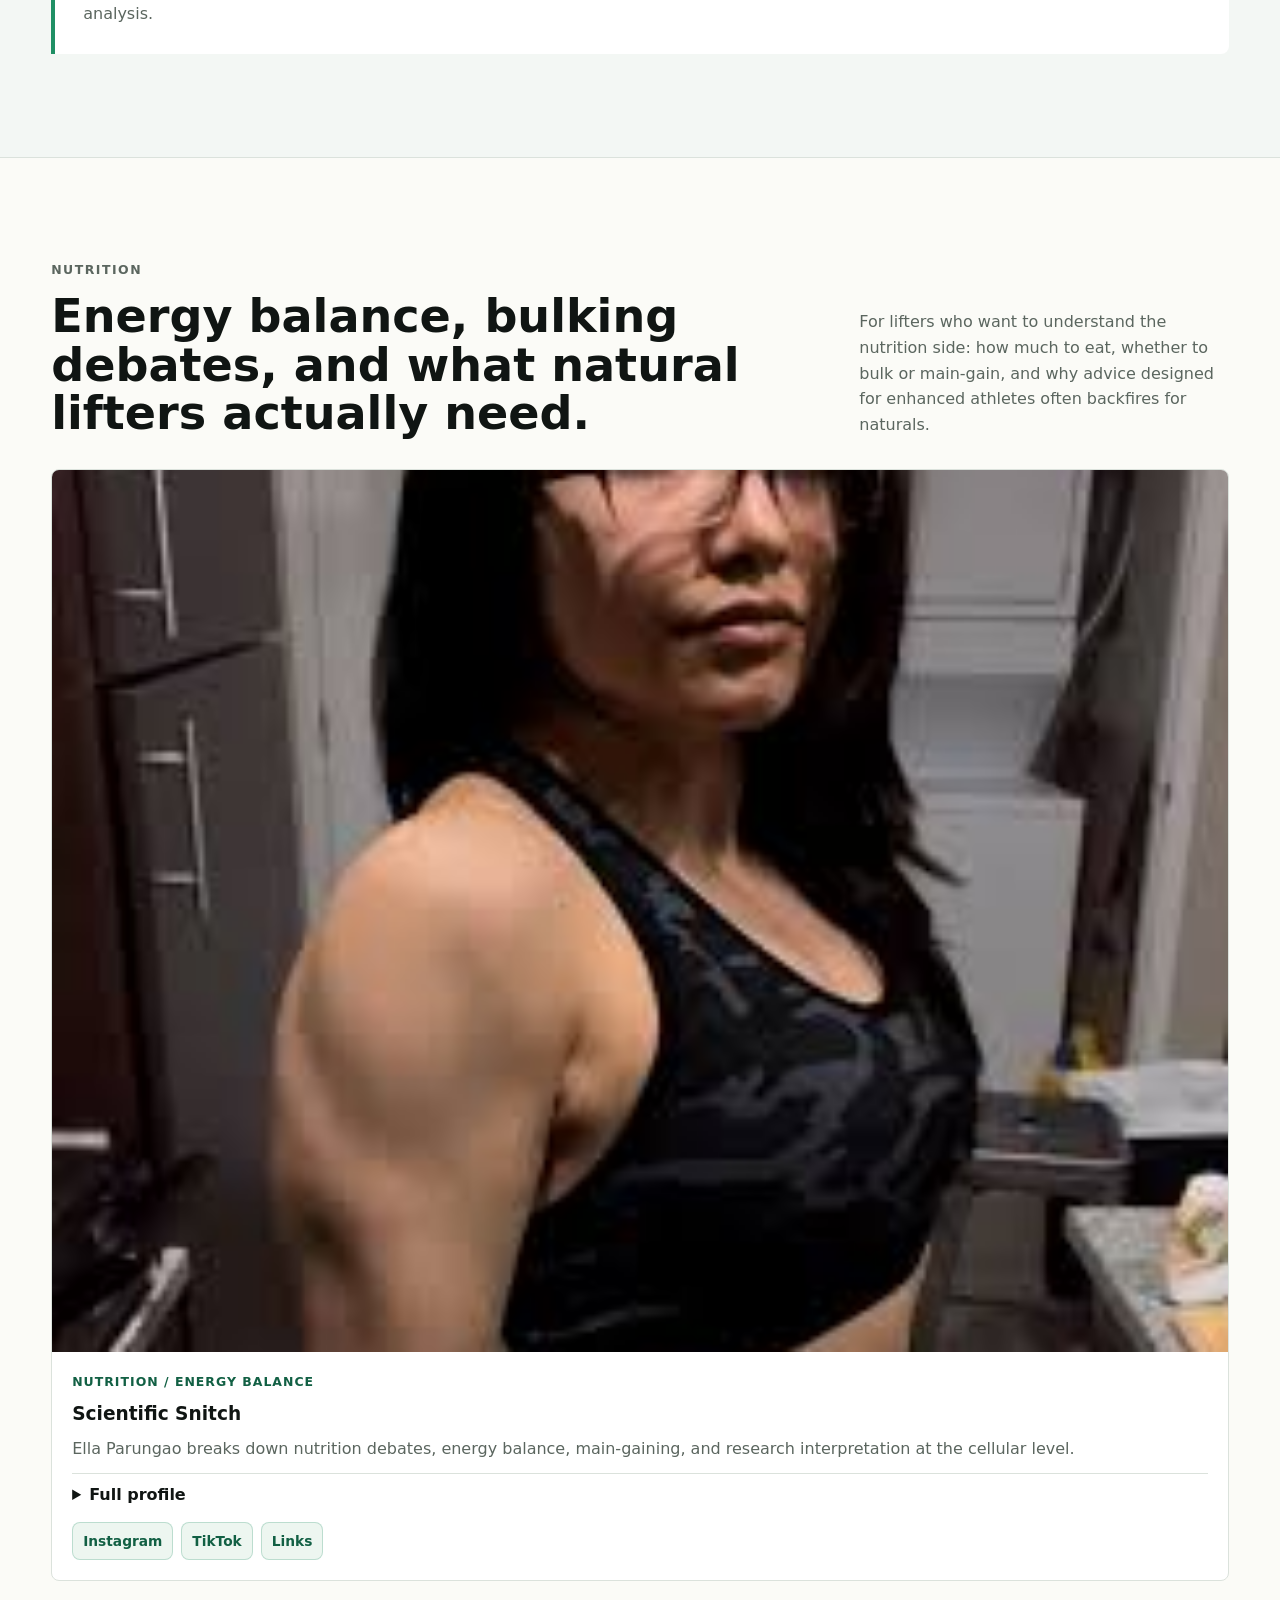
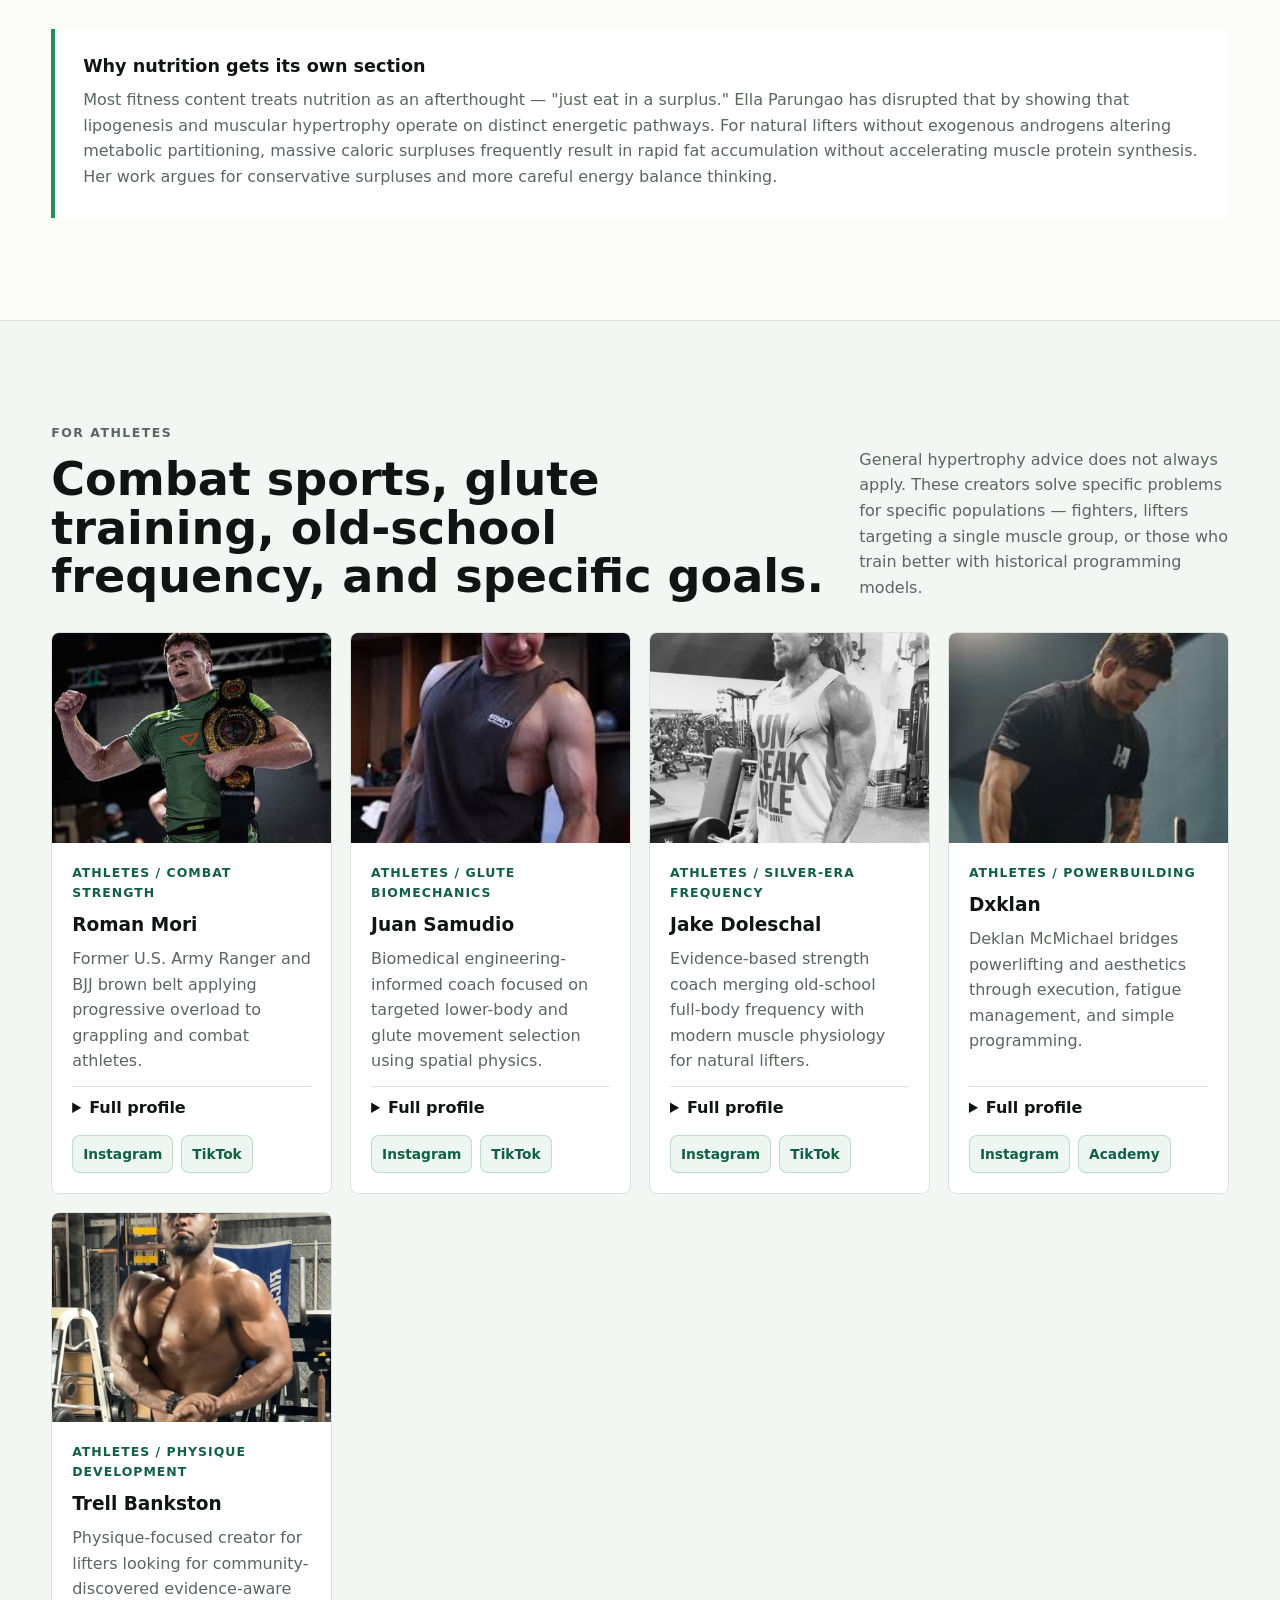
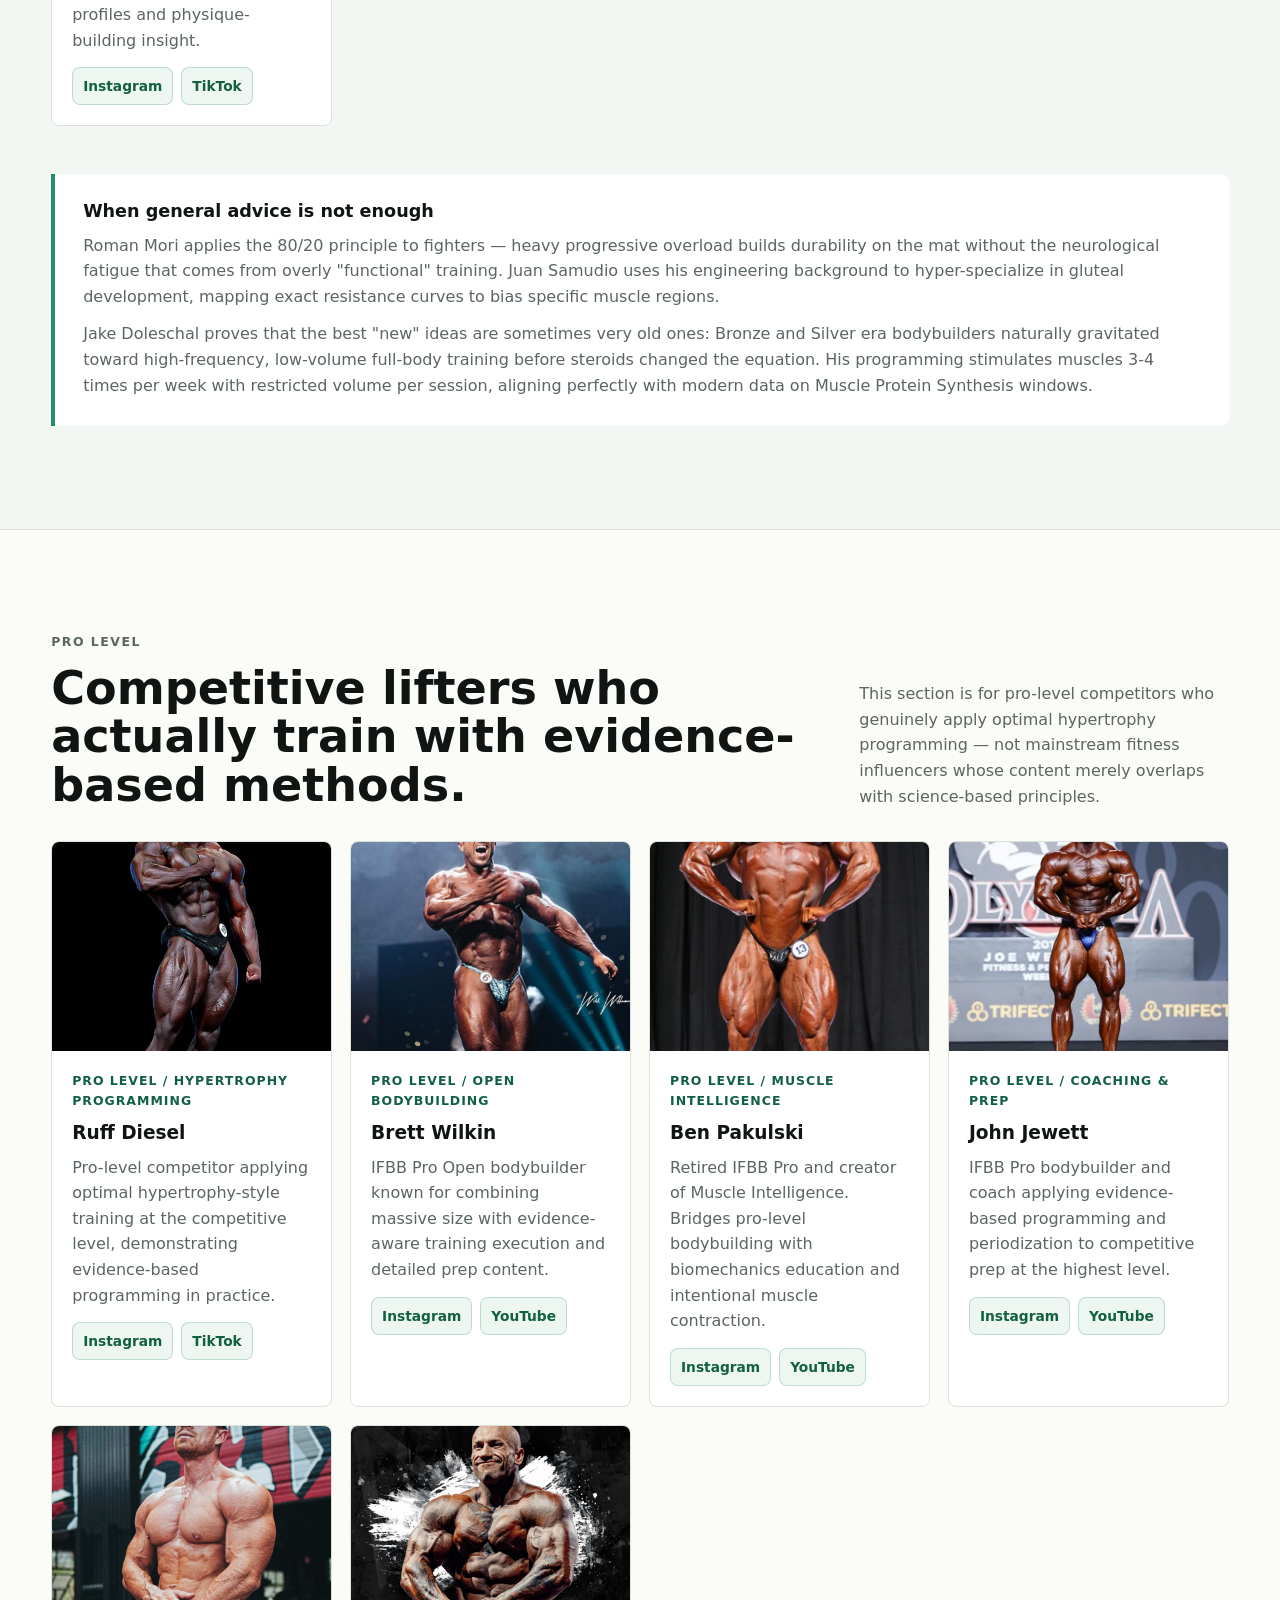
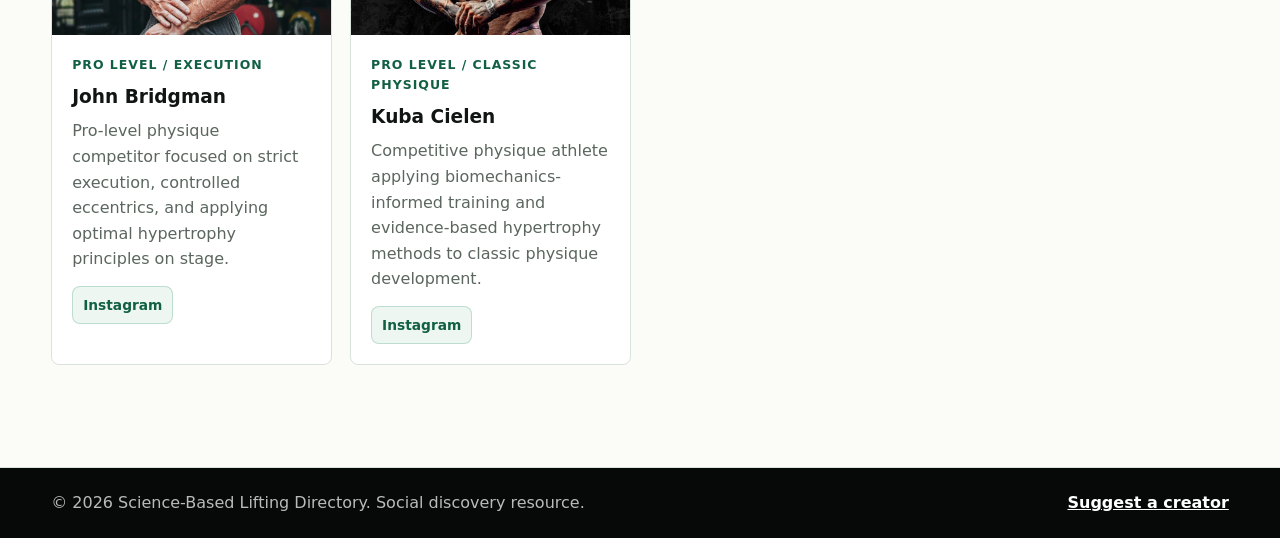
<file: sbl/directory.html>
<!DOCTYPE html>
<html lang="en">
<head>
  <meta charset="UTF-8">
  <meta name="viewport" content="width=device-width, initial-scale=1">
  <title>Creator Directory | Science-Based Lifting</title>
  <meta name="description" content="Browse evidence-based lifting creators by category, focus area, and social platform.">
  <meta name="theme-color" content="#101513">
  <link rel="stylesheet" href="styles.css">
</head>
<body>
  <a class="skip-link" href="#main">Skip to content</a>

  <header class="site-header">
    <a class="brand" href="index.html" aria-label="Science-Based Lifting Directory home">
      <span class="brand-mark" aria-hidden="true">SBL</span>
      <span>Science-Based Lifting</span>
    </a>
    <nav class="site-nav" aria-label="Main navigation">
      <a href="index.html">Home</a>
      <a class="is-active" href="directory.html">Directory</a>
      <a href="categories.html">Categories</a>
      <a href="debates.html">Debates</a>
      <a href="submit.html">Submit</a>
    </nav>
  </header>

  <main id="main">
    <section class="page-hero">
      <p class="eyebrow">Creator directory</p>
      <h1>Browse lifters by what they help you learn.</h1>
      <p>Pick a category, then explore creator cards. Each profile has an expandable breakdown of their background and philosophy.</p>
    </section>

    <nav class="category-jump" aria-label="Creator category shortcuts">
      <a href="#beginners">For Beginners</a>
      <a href="#exercise-science">Exercise Science</a>
      <a href="#nutrition">Nutrition</a>
      <a href="#athletes">For Athletes</a>
      <a href="#pro-level">Pro Level</a>
    </nav>

    <!-- For Beginners -->
    <section class="directory-section" id="beginners">
      <div class="section-heading section-heading-wide">
        <div>
          <p class="eyebrow">For Beginners</p>
          <h2>Start here if you are new to the gym.</h2>
        </div>
        <p>These creators make lifting less confusing. Simple cues, common mistake fixes, machine setup tips, and content you can follow along with on your phone between sets.</p>
      </div>
      <div class="creator-grid">
        <article class="creator-card">
          <figure class="portrait"><img src="images/jpgcoaching.jpg" alt="JPG Coaching" loading="lazy" width="1500" height="1875"></figure>
          <div class="card-body">
            <p class="specialty">Beginner / gym fixes</p>
            <h3>JPG Coaching</h3>
            <p>JP Gallardo makes fast, approachable exercise corrections for common gym mistakes, machine setup, and exercise order.</p>
            <details>
              <summary>Full profile</summary>
              <p><strong>Background:</strong> Professional fitness coach. Rapid-fire TikTok edits with clear "Do This, Not That" visual cues.</p>
              <p><strong>Core philosophy:</strong> Hyper-practical application. Corrects common gym mistakes (exercise order, machine setups) to maximize daily gym efficiency. Strips away jargon for simple, immediate adjustments.</p>
              <p><strong>Platform:</strong> 4.5M+ TikTok/IG followers. 1-on-1 coaching.</p>
            </details>
            <div class="profile-links">
              <a href="https://www.instagram.com/jpgcoaching/" target="_blank" rel="noreferrer">Instagram</a>
              <a href="https://www.tiktok.com/@jpgcoaching" target="_blank" rel="noreferrer">TikTok</a>
              <a href="https://www.youtube.com/@jpgcoaching1" target="_blank" rel="noreferrer">YouTube</a>
            </div>
          </div>
        </article>

        <article class="creator-card">
          <figure class="portrait"><img src="images/yotalks.webp" alt="YoTalks" loading="lazy" width="750" height="1097"></figure>
          <div class="card-body">
            <p class="specialty">Beginner / hypertrophy commentary</p>
            <h3>YoTalks</h3>
            <p>Hypertrophy-focused social creator with short-form commentary that makes training debates easier to sample quickly.</p>
            <div class="profile-links">
              <a href="https://www.instagram.com/yotalks/" target="_blank" rel="noreferrer">Instagram</a>
              <a href="https://www.tiktok.com/@yo_talks" target="_blank" rel="noreferrer">TikTok</a>
            </div>
          </div>
        </article>

        <article class="creator-card">
          <figure class="portrait"><img src="images/thesciencebasedlifter.jpeg" alt="The Science Based Lifter" loading="lazy" width="225" height="225"></figure>
          <div class="card-body">
            <p class="specialty">Beginner / evidence-led lifting</p>
            <h3>The Science Based Lifter</h3>
            <p>Evidence-led lifting account for lifters who want simple training ideas without digging through academic language.</p>
            <div class="profile-links">
              <a href="https://www.instagram.com/thesciencebasedlifter/" target="_blank" rel="noreferrer">Instagram</a>
              <a href="https://www.tiktok.com/@thesciencebasedlifter" target="_blank" rel="noreferrer">TikTok</a>
            </div>
          </div>
        </article>

        <article class="creator-card">
          <figure class="portrait"><img src="images/keenanmalloy.jpg" alt="Keenan Malloy" loading="lazy" width="900" height="900"></figure>
          <div class="card-body">
            <p class="specialty">Beginner / structured training</p>
            <h3>Keenan Malloy</h3>
            <p>Hypertrophy coach and Tracked co-founder focused on turning science-based training into repeatable structure.</p>
            <div class="profile-links">
              <a href="https://www.instagram.com/keenanrmalloy/" target="_blank" rel="noreferrer">Instagram</a>
              <a href="https://www.tiktok.com/@keenanrmalloy" target="_blank" rel="noreferrer">TikTok</a>
              <a href="https://www.tracked.gg/" target="_blank" rel="noreferrer">Tracked</a>
            </div>
          </div>
        </article>

        <article class="creator-card">
          <figure class="portrait"><img src="images/davisdiley.jpg" alt="Davis Diley" loading="lazy" width="900" height="900"></figure>
          <div class="card-body">
            <p class="specialty">Beginner / recovery &amp; fatigue</p>
            <h3>Davis Diley</h3>
            <p>Retired heavyweight strongman and natural athlete known for calm, practical content around intense but recoverable training.</p>
            <details>
              <summary>Full profile</summary>
              <p><strong>Background:</strong> Retired heavyweight strongman, natural athlete. Cinematic vlogs with calm instructional voiceovers.</p>
              <p><strong>Core philosophy:</strong> "Less is more." Challenges the grind mentality. Advocates for strict nervous system management, intelligent recovery, and intense, brief execution over junk volume.</p>
              <p><strong>Platform:</strong> 2.6M+ YouTube. Creator of the "MYLIFT" training app.</p>
            </details>
            <div class="profile-links">
              <a href="https://www.instagram.com/davisdiley/" target="_blank" rel="noreferrer">Instagram</a>
              <a href="https://www.tiktok.com/@davis.diley" target="_blank" rel="noreferrer">TikTok</a>
              <a href="https://www.youtube.com/c/DavisDiley" target="_blank" rel="noreferrer">YouTube</a>
            </div>
          </div>
        </article>

        <article class="creator-card">
          <figure class="portrait"><img src="images/kingdeltoids.webp" alt="King Deltoids" loading="lazy" width="640" height="853"></figure>
          <div class="card-body">
            <p class="specialty">Beginner / shoulders</p>
            <h3>King Deltoids</h3>
            <p>Shoulder-specialization creator focused on deltoid isolation, high-intensity techniques, and digestible social clips.</p>
            <details>
              <summary>Full profile</summary>
              <p><strong>Background:</strong> Fitness influencer and coach. Aggressive shoulder-focused hypertrophy content with extreme intensity techniques.</p>
              <p><strong>Core philosophy:</strong> Specializes in deltoid isolation and maximization. Translates high-intensity bodybuilding techniques into digestible social media formatting.</p>
              <p><strong>Platform:</strong> Instagram coaching, affiliate marketing, focused anatomical programming.</p>
            </details>
            <div class="profile-links">
              <a href="https://www.instagram.com/king_deltoids/" target="_blank" rel="noreferrer">Instagram</a>
              <a href="https://www.tiktok.com/@king_deltoids" target="_blank" rel="noreferrer">TikTok</a>
            </div>
          </div>
        </article>

        <article class="creator-card">
          <figure class="portrait"><img src="images/scientificallyjacked.jpeg" alt="Scientifically Jacked" loading="lazy" width="186" height="271"></figure>
          <div class="card-body">
            <p class="specialty">Beginner / gym-floor science</p>
            <h3>Scientifically Jacked</h3>
            <p>Evidence-based bodybuilder translating research into commercial-gym training choices and daily lifting insights.</p>
            <details>
              <summary>Full profile</summary>
              <p><strong>Background:</strong> Evidence-based bodybuilder and content creator. Daily vlog aesthetics bridging PubMed and the gym floor.</p>
              <p><strong>Core philosophy:</strong> Simplifies training science through daily vlogs and training insights. Shows what optimal training looks like in a commercial gym.</p>
              <p><strong>Platform:</strong> YouTube focused on educational breakdowns and community engagement.</p>
            </details>
            <div class="profile-links">
              <a href="https://www.instagram.com/scientificallyjacked_/" target="_blank" rel="noreferrer">Instagram</a>
              <a href="https://www.tiktok.com/@scientificallyjacked" target="_blank" rel="noreferrer">TikTok</a>
            </div>
          </div>
        </article>
      </div>

      <div class="narrative-block">
        <h3>Why start here</h3>
        <p>These creators solve the most common problem new lifters face: information overload. JPG Coaching's rapid-fire "Do This, Not That" corrections give you instant improvements between sets. Davis Diley's "less is more" philosophy prevents the burnout that kills consistency. Scientifically Jacked and King Deltoids bridge the gap between the science-heavy content below and everyday gym life.</p>
        <p>Once the basics feel automatic, move into the Exercise Science section to understand the "why" behind the cues.</p>
      </div>
    </section>

    <!-- Exercise Science -->
    <section class="directory-section" id="exercise-science">
      <div class="section-heading section-heading-wide">
        <div>
          <p class="eyebrow">Exercise Science</p>
          <h2>Go deeper into biomechanics, physiology, and programming.</h2>
        </div>
        <p>For lifters who want to understand why certain exercises, rep ranges, and machines work better than others. This section covers resistance profiles, volume research, range of motion science, and individualized programming.</p>
      </div>
      <div class="creator-grid">
        <article class="creator-card">
          <figure class="portrait"><img src="images/ryanjewers.jpg" alt="Ryan Jewers" loading="lazy" width="900" height="900"></figure>
          <div class="card-body">
            <p class="specialty">Exercise science / machines &amp; stability</p>
            <h3>Ryan Jewers</h3>
            <p>Kinesiology-focused creator centered on strict alignment, stable exercises, and efficient 3-to-5 day hypertrophy splits.</p>
            <details>
              <summary>Full profile</summary>
              <p><strong>Background:</strong> BSc Kinesiology candidate, NSCA-CPT. Anatomical overlays and plate-loaded machine demonstrations.</p>
              <p><strong>Core philosophy:</strong> Strict biomechanical alignment and stability. Programs 3-to-5 day splits minimizing junk volume and maximizing mechanical tension per set.</p>
              <p><strong>Platform:</strong> 500k+ cross-platform. TrainHeroic subscriptions (Optimal Bros, Dawgs, Gals).</p>
            </details>
            <div class="profile-links">
              <a href="https://www.instagram.com/ryjewers/" target="_blank" rel="noreferrer">Instagram</a>
              <a href="https://www.tiktok.com/@ryjewers" target="_blank" rel="noreferrer">TikTok</a>
              <a href="https://linktr.ee/ryjewers" target="_blank" rel="noreferrer">Links</a>
            </div>
          </div>
        </article>

        <article class="creator-card">
          <figure class="portrait"><img src="images/tnf.jpg" alt="Joel Twinem, TNF" loading="lazy" width="900" height="900"></figure>
          <div class="card-body">
            <p class="specialty">Exercise science / low volume research</p>
            <h3>Joel Twinem (TNF)</h3>
            <p>Fitness coach known for research-backed debunking, stable machine recommendations, and high-intensity training application.</p>
            <details>
              <summary>Full profile</summary>
              <p><strong>Background:</strong> Fitness coach and content creator. Direct-to-camera green screen style using academic papers as backgrounds.</p>
              <p><strong>Core philosophy:</strong> Low-volume, high-intensity research application. Replaces traditional barbell movements with stabilized machine presses to manage systemic fatigue.</p>
              <p><strong>Platform:</strong> 195k+ YouTube. E-books and macro-tracking guides.</p>
            </details>
            <div class="profile-links">
              <a href="https://www.instagram.com/tnutrition_fitness/" target="_blank" rel="noreferrer">Instagram</a>
              <a href="https://www.tiktok.com/@t_nutrition_fitness" target="_blank" rel="noreferrer">TikTok</a>
              <a href="https://www.youtube.com/@RealTNF" target="_blank" rel="noreferrer">YouTube</a>
            </div>
          </div>
        </article>

        <article class="creator-card">
          <figure class="portrait"><img src="images/elijahmundy.jpg" alt="Elijah Mundy" loading="lazy" width="900" height="900"></figure>
          <div class="card-body">
            <p class="specialty">Exercise science / elite bodybuilding</p>
            <h3>Elijah Mundy</h3>
            <p>Evidence-based bodybuilder demonstrating strict execution, slow eccentrics, and optimized machine work at elite proportions.</p>
            <details>
              <summary>Full profile</summary>
              <p><strong>Background:</strong> Evidence-based bodybuilder with massive physical scale and strict slow-eccentric execution.</p>
              <p><strong>Core philosophy:</strong> Integrates the "stimulating reps" model with extreme physical mass. Demonstrates low-volume, highly optimized machine work yielding elite bodybuilding proportions.</p>
              <p><strong>Platform:</strong> Instagram coaching; closely integrated with TNF and Jewers network.</p>
            </details>
            <div class="profile-links">
              <a href="https://www.instagram.com/elijah_mundy_/" target="_blank" rel="noreferrer">Instagram</a>
              <a href="https://www.tiktok.com/@elijah_mundy_" target="_blank" rel="noreferrer">TikTok</a>
            </div>
          </div>
        </article>

        <article class="creator-card">
          <figure class="portrait"><img src="images/paulcarter.jpeg" alt="Paul Carter" loading="lazy" width="900" height="900"></figure>
          <div class="card-body">
            <p class="specialty">Exercise science / failure training</p>
            <h3>Paul Carter</h3>
            <p>Veteran coach known for low-volume, high-effort hypertrophy arguments and motor unit recruitment discussion.</p>
            <details>
              <summary>Full profile</summary>
              <p><strong>Background:</strong> Veteran coach, blogger, and industry writer with decades of experience.</p>
              <p><strong>Core philosophy:</strong> 1-3 sets per muscle group taken to true failure. Skeptical of stretch-mediated hypertrophy trends; dismisses deload weeks for pure hypertrophy.</p>
              <p><strong>Platform:</strong> Yoke Squad programming; content co-authored with sports scientists.</p>
            </details>
            <div class="profile-links">
              <a href="https://www.instagram.com/liftrunbang1/" target="_blank" rel="noreferrer">Instagram</a>
              <a href="https://www.tiktok.com/@liftrunbang1" target="_blank" rel="noreferrer">TikTok</a>
            </div>
          </div>
        </article>

        <article class="creator-card">
          <figure class="portrait"><img src="images/benyanes.webp" alt="Ben Yanes" loading="lazy" width="900" height="900"></figure>
          <div class="card-body">
            <p class="specialty">Exercise science / education</p>
            <h3>Ben Yanes</h3>
            <p>Biomechanics educator who makes resistance profiles and exercise setup understandable without burying lifters in jargon.</p>
            <details>
              <summary>Full profile</summary>
              <p><strong>Background:</strong> "The Modern Meathead." Whiteboard explanations, skeletal models, and practical gym demonstrations.</p>
              <p><strong>Core philosophy:</strong> De-complicates the "optimal" movement. Teaches practical biomechanics for coaches. Documents the "rise and fall" of biomechanics in digital bodybuilding.</p>
              <p><strong>Platform:</strong> Biomechanics of Coaching Course, Beginner Biomechanics Course, Skool community.</p>
            </details>
            <div class="profile-links">
              <a href="https://www.instagram.com/ben_yanes/" target="_blank" rel="noreferrer">Instagram</a>
              <a href="https://www.youtube.com/@The_Modern_Meathead" target="_blank" rel="noreferrer">YouTube</a>
            </div>
          </div>
        </article>

        <article class="creator-card">
          <figure class="portrait"><img src="images/kassemhanson.png" alt="Kassem Hanson" loading="lazy" width="900" height="900"></figure>
          <div class="card-body">
            <p class="specialty">Exercise science / individualization</p>
            <h3>Kassem Hanson</h3>
            <p>N1 Education founder known for individualized biomechanics, joint-angle analysis, and coach education.</p>
            <details>
              <summary>Full profile</summary>
              <p><strong>Background:</strong> Founder of N1 Education. Clinical biomechanical breakdowns and detailed joint-angle mapping.</p>
              <p><strong>Core philosophy:</strong> "N of 1" philosophy. Rejects generalized programs in favor of extreme individualization based on skeletal anatomy and biomechanical limitations.</p>
              <p><strong>Platform:</strong> N1 training app, professional certifications, biomechanics seminars.</p>
            </details>
            <div class="profile-links">
              <a href="https://www.instagram.com/coach_kassem/" target="_blank" rel="noreferrer">Instagram</a>
              <a href="https://n1.education/" target="_blank" rel="noreferrer">N1</a>
            </div>
          </div>
        </article>

        <article class="creator-card">
          <figure class="portrait"><img src="images/joebennet.jpeg" alt="Joe Bennett" loading="lazy" width="900" height="900"></figure>
          <div class="card-body">
            <p class="specialty">Exercise science / coaching</p>
            <h3>Joe Bennett</h3>
            <p>Hypertrophy coach known for combining biomechanics, contraction quality, and practical bodybuilding intensity.</p>
            <details>
              <summary>Full profile</summary>
              <p><strong>Background:</strong> Professional hypertrophy coach. Intense coaching sessions with IFBB pros focusing on extreme muscle contraction.</p>
              <p><strong>Core philosophy:</strong> Merges empirical biomechanics with golden-era intensity. Places the muscle in the perfect leverage position before initiating failure.</p>
              <p><strong>Platform:</strong> Hypertrophy Coach app, specialized training modules for elite bodybuilders.</p>
            </details>
            <div class="profile-links">
              <a href="https://www.instagram.com/hypertrophycoach/" target="_blank" rel="noreferrer">Instagram</a>
              <a href="https://www.tiktok.com/@hypertrophycoach" target="_blank" rel="noreferrer">TikTok</a>
            </div>
          </div>
        </article>

        <article class="creator-card">
          <figure class="portrait"><img src="images/jeffnippard.avif" alt="Jeff Nippard" loading="lazy" width="1200" height="900"></figure>
          <div class="card-body">
            <p class="specialty">Exercise science / programming</p>
            <h3>Jeff Nippard</h3>
            <p>BSc Biochemistry and natural pro bodybuilder known for polished science-based video essays and training programs.</p>
            <details>
              <summary>Full profile</summary>
              <p><strong>Background:</strong> BSc Biochemistry, natural pro bodybuilder. High-production video essays with 3D anatomical animations.</p>
              <p><strong>Core philosophy:</strong> Blends rigorous literature reviews with practical programming, seeking the middle ground between high and low volume extremes.</p>
              <p><strong>Platform:</strong> 4.4M+ YouTube. MacroFactor app and numerous training programs.</p>
            </details>
            <div class="profile-links">
              <a href="https://www.instagram.com/jeffnippard/" target="_blank" rel="noreferrer">Instagram</a>
              <a href="https://www.tiktok.com/@jeffnippard" target="_blank" rel="noreferrer">TikTok</a>
              <a href="https://www.youtube.com/@JeffNippard" target="_blank" rel="noreferrer">YouTube</a>
            </div>
          </div>
        </article>

        <article class="creator-card">
          <figure class="portrait"><img src="images/milowolf.jpeg" alt="Milo Wolf, PhD" loading="lazy" width="900" height="900"></figure>
          <div class="card-body">
            <p class="specialty">Exercise science / range of motion</p>
            <h3>Milo Wolf, PhD</h3>
            <p>Hypertrophy researcher known for range-of-motion, lengthened partial, and muscle-length research.</p>
            <details>
              <summary>Full profile</summary>
              <p><strong>Background:</strong> Sports scientist and hypertrophy researcher. Data-heavy meta-analysis reviews in academic lecture style.</p>
              <p><strong>Core philosophy:</strong> Leading voice on ROM and muscle length. Lengthened partials generate significant stimulus but provides academic skepticism against exaggerated influencer claims.</p>
              <p><strong>Platform:</strong> Academic publications, YouTube channel, MyoAdapt app.</p>
            </details>
            <div class="profile-links">
              <a href="https://www.instagram.com/wolfcoach_/" target="_blank" rel="noreferrer">Instagram</a>
              <a href="https://www.youtube.com/@WolfCoaching" target="_blank" rel="noreferrer">YouTube</a>
            </div>
          </div>
        </article>
      </div>

      <div class="narrative-block">
        <h3>What this group teaches you</h3>
        <p>This is where the "why" lives. Jewers, TNF, and Paul Carter argue that only the final reps near muscular failure drive growth — everything before is junk volume. They favor machines over barbells because stability lets the target muscle reach failure without stabilizer exhaustion. Kassem Hanson and Joe Bennett add individualization: your anatomy determines which exercises are optimal for you.</p>
        <p>Jeff Nippard and Milo Wolf provide the academic counterweight. Nippard blends literature reviews with practical programming. Wolf's ROM research clarifies that mechanical tension at long muscle lengths drives growth — not "stretch" itself, a distinction the influencer ecosystem frequently oversimplifies. Ben Yanes bridges both camps, warning against the jargon overload that leads to paralysis by analysis.</p>
      </div>
    </section>

    <!-- Nutrition -->
    <section class="directory-section" id="nutrition">
      <div class="section-heading section-heading-wide">
        <div>
          <p class="eyebrow">Nutrition</p>
          <h2>Energy balance, bulking debates, and what natural lifters actually need.</h2>
        </div>
        <p>For lifters who want to understand the nutrition side: how much to eat, whether to bulk or main-gain, and why advice designed for enhanced athletes often backfires for naturals.</p>
      </div>
      <div class="creator-grid">
        <article class="creator-card">
          <figure class="portrait"><img src="images/scientificsnitch.jpeg" alt="Scientific Snitch, Ella Parungao" loading="lazy" width="225" height="225"></figure>
          <div class="card-body">
            <p class="specialty">Nutrition / energy balance</p>
            <h3>Scientific Snitch</h3>
            <p>Ella Parungao breaks down nutrition debates, energy balance, main-gaining, and research interpretation at the cellular level.</p>
            <details>
              <summary>Full profile</summary>
              <p><strong>Background:</strong> Researcher and evidence-based communicator. Screen-shares PubMed studies with clinical breakdown graphics.</p>
              <p><strong>Core philosophy:</strong> Dissects cellular nutrition (lipogenesis vs. hyperplasia). Highly critical of the traditional "bulking" paradigm, advocating for main-gaining and precise energy balance for natural lifters.</p>
              <p><strong>Platform:</strong> Co-hosts "The Mind Muscle Connection" podcast, Patreon community, debate panels.</p>
            </details>
            <div class="profile-links">
              <a href="https://www.instagram.com/scientificsnitch/" target="_blank" rel="noreferrer">Instagram</a>
              <a href="https://www.tiktok.com/@scientificsnitch" target="_blank" rel="noreferrer">TikTok</a>
              <a href="https://linktr.ee/scientificsnitch" target="_blank" rel="noreferrer">Links</a>
            </div>
          </div>
        </article>
      </div>

      <div class="narrative-block">
        <h3>Why nutrition gets its own section</h3>
        <p>Most fitness content treats nutrition as an afterthought — "just eat in a surplus." Ella Parungao has disrupted that by showing that lipogenesis and muscular hypertrophy operate on distinct energetic pathways. For natural lifters without exogenous androgens altering metabolic partitioning, massive caloric surpluses frequently result in rapid fat accumulation without accelerating muscle protein synthesis. Her work argues for conservative surpluses and more careful energy balance thinking.</p>
      </div>
    </section>

    <!-- For Athletes -->
    <section class="directory-section" id="athletes">
      <div class="section-heading section-heading-wide">
        <div>
          <p class="eyebrow">For Athletes</p>
          <h2>Combat sports, glute training, old-school frequency, and specific goals.</h2>
        </div>
        <p>General hypertrophy advice does not always apply. These creators solve specific problems for specific populations — fighters, lifters targeting a single muscle group, or those who train better with historical programming models.</p>
      </div>
      <div class="creator-grid">
        <article class="creator-card">
          <figure class="portrait"><img src="images/romanjiujitsu.jpg" alt="Roman Mori" loading="lazy" width="500" height="500"></figure>
          <div class="card-body">
            <p class="specialty">Athletes / combat strength</p>
            <h3>Roman Mori</h3>
            <p>Former U.S. Army Ranger and BJJ brown belt applying progressive overload to grappling and combat athletes.</p>
            <details>
              <summary>Full profile</summary>
              <p><strong>Background:</strong> Former U.S. Army Ranger, BJJ brown belt. Tactical training environments with grappling footage and heavy compound lifts.</p>
              <p><strong>Core philosophy:</strong> The 80/20 principle for combat sports. Against overly "functional" unstable training — the weight room is for raw force production. The mat provides all the instability a fighter needs.</p>
              <p><strong>Platform:</strong> TrainHeroic Teams ("Jacked Grappler", "Legionnaire"). Combat nutrition e-books.</p>
            </details>
            <div class="profile-links">
              <a href="https://www.instagram.com/romanjiujitsu/" target="_blank" rel="noreferrer">Instagram</a>
              <a href="https://www.tiktok.com/@romanjiujitsu" target="_blank" rel="noreferrer">TikTok</a>
            </div>
          </div>
        </article>

        <article class="creator-card">
          <figure class="portrait"><img src="images/juansamudio.jpeg" alt="Juan Samudio" loading="lazy" width="225" height="225"></figure>
          <div class="card-body">
            <p class="specialty">Athletes / glute biomechanics</p>
            <h3>Juan Samudio</h3>
            <p>Biomedical engineering-informed coach focused on targeted lower-body and glute movement selection using spatial physics.</p>
            <details>
              <summary>Full profile</summary>
              <p><strong>Background:</strong> MS Bio-Medical Engineering. Anatomical overlays and clinical biomechanics breakdowns for lower-body movements.</p>
              <p><strong>Core philosophy:</strong> Uses engineering principles to map exact moment arms and resistance curves for biasing upper versus lower gluteal regions.</p>
              <p><strong>Platform:</strong> TrainHeroic App programming (12-week upper glute focus).</p>
            </details>
            <div class="profile-links">
              <a href="https://www.instagram.com/juandsamudio/" target="_blank" rel="noreferrer">Instagram</a>
              <a href="https://www.tiktok.com/@juandsamudio" target="_blank" rel="noreferrer">TikTok</a>
            </div>
          </div>
        </article>

        <article class="creator-card">
          <figure class="portrait"><img src="images/ryandoleschol.jpg" alt="Jake Doleschal" loading="lazy" width="900" height="900"></figure>
          <div class="card-body">
            <p class="specialty">Athletes / Silver-era frequency</p>
            <h3>Jake Doleschal</h3>
            <p>Evidence-based strength coach merging old-school full-body frequency with modern muscle physiology for natural lifters.</p>
            <details>
              <summary>Full profile</summary>
              <p><strong>Background:</strong> Evidence-based strength coach. Vintage bodybuilding imagery blended with modern exercise graphics.</p>
              <p><strong>Core philosophy:</strong> "Back to the Future" programming. Merges Bronze/Silver era bodybuilding (full body 3x/week, low set volume) with modern physiology. Uses historical regimens as empirical data proving high-frequency, low-volume full-body training is superior for natural lifters.</p>
              <p><strong>Platform:</strong> TrainHeroic Teams ("Bros to the Future"). Co-hosts "Hypertrophy Past &amp; Present" podcast.</p>
            </details>
            <div class="profile-links">
              <a href="https://www.instagram.com/jakedoleschaltraining/" target="_blank" rel="noreferrer">Instagram</a>
              <a href="https://www.tiktok.com/@jakedoleschaltraining" target="_blank" rel="noreferrer">TikTok</a>
            </div>
          </div>
        </article>

        <article class="creator-card">
          <figure class="portrait"><img src="images/dxklan.jpeg" alt="Dxklan" loading="lazy" width="900" height="900"></figure>
          <div class="card-body">
            <p class="specialty">Athletes / powerbuilding</p>
            <h3>Dxklan</h3>
            <p>Deklan McMichael bridges powerlifting and aesthetics through execution, fatigue management, and simple programming.</p>
            <details>
              <summary>Full profile</summary>
              <p><strong>Background:</strong> BSc Exercise Science, Founder Hypertrophy Academy. Clean gym footage with text overlays diagnosing plateaus and form breakdowns.</p>
              <p><strong>Core philosophy:</strong> Bridges powerlifting and aesthetics. Simplifies programming, emphasizes sleep, fatigue management, and strict execution to fix plateaus.</p>
              <p><strong>Platform:</strong> Educational courses for coaches, 1-on-1 online coaching.</p>
            </details>
            <div class="profile-links">
              <a href="https://www.instagram.com/dxklan/" target="_blank" rel="noreferrer">Instagram</a>
              <a href="https://www.hypertrophyacademy.com.au/" target="_blank" rel="noreferrer">Academy</a>
            </div>
          </div>
        </article>

        <article class="creator-card">
          <figure class="portrait"><img src="images/trellbankston.jpg" alt="Trell Bankston" loading="lazy" width="900" height="900"></figure>
          <div class="card-body">
            <p class="specialty">Athletes / physique development</p>
            <h3>Trell Bankston</h3>
            <p>Physique-focused creator for lifters looking for community-discovered evidence-aware profiles and physique-building insight.</p>
            <div class="profile-links">
              <a href="https://www.instagram.com/trellbankston/" target="_blank" rel="noreferrer">Instagram</a>
              <a href="https://www.tiktok.com/@trellbankston" target="_blank" rel="noreferrer">TikTok</a>
            </div>
          </div>
        </article>
      </div>

      <div class="narrative-block">
        <h3>When general advice is not enough</h3>
        <p>Roman Mori applies the 80/20 principle to fighters — heavy progressive overload builds durability on the mat without the neurological fatigue that comes from overly "functional" training. Juan Samudio uses his engineering background to hyper-specialize in gluteal development, mapping exact resistance curves to bias specific muscle regions.</p>
        <p>Jake Doleschal proves that the best "new" ideas are sometimes very old ones: Bronze and Silver era bodybuilders naturally gravitated toward high-frequency, low-volume full-body training before steroids changed the equation. His programming stimulates muscles 3-4 times per week with restricted volume per session, aligning perfectly with modern data on Muscle Protein Synthesis windows.</p>
      </div>
    </section>

    <!-- Pro Level -->
    <section class="directory-section" id="pro-level">
      <div class="section-heading section-heading-wide">
        <div>
          <p class="eyebrow">Pro Level</p>
          <h2>Competitive lifters who actually train with evidence-based methods.</h2>
        </div>
        <p>This section is for pro-level competitors who genuinely apply optimal hypertrophy programming — not mainstream fitness influencers whose content merely overlaps with science-based principles.</p>
      </div>
      <div class="creator-grid">
        <article class="creator-card">
          <figure class="portrait"><img src="images/ruffdiesel.webp" alt="Ruff Diesel" loading="lazy" width="900" height="900"></figure>
          <div class="card-body">
            <p class="specialty">Pro level / hypertrophy programming</p>
            <h3>Ruff Diesel</h3>
            <p>Pro-level competitor applying optimal hypertrophy-style training at the competitive level, demonstrating evidence-based programming in practice.</p>
            <div class="profile-links">
              <a href="https://www.instagram.com/ruffdiesel/" target="_blank" rel="noreferrer">Instagram</a>
              <a href="https://www.tiktok.com/@ruffdiesel" target="_blank" rel="noreferrer">TikTok</a>
            </div>
          </div>
        </article>

        <article class="creator-card">
          <figure class="portrait"><img src="images/brettwilkin.jpg" alt="Brett Wilkin" loading="lazy" width="900" height="900"></figure>
          <div class="card-body">
            <p class="specialty">Pro level / open bodybuilding</p>
            <h3>Brett Wilkin</h3>
            <p>IFBB Pro Open bodybuilder known for combining massive size with evidence-aware training execution and detailed prep content.</p>
            <div class="profile-links">
              <a href="https://www.instagram.com/brettwilkin/" target="_blank" rel="noreferrer">Instagram</a>
              <a href="https://www.youtube.com/@BrettWilkin" target="_blank" rel="noreferrer">YouTube</a>
            </div>
          </div>
        </article>

        <article class="creator-card">
          <figure class="portrait"><img src="images/benpaluski.webp" alt="Ben Pakulski" loading="lazy" width="900" height="900"></figure>
          <div class="card-body">
            <p class="specialty">Pro level / muscle intelligence</p>
            <h3>Ben Pakulski</h3>
            <p>Retired IFBB Pro and creator of Muscle Intelligence. Bridges pro-level bodybuilding with biomechanics education and intentional muscle contraction.</p>
            <div class="profile-links">
              <a href="https://www.instagram.com/bfrpak/" target="_blank" rel="noreferrer">Instagram</a>
              <a href="https://www.youtube.com/@BenPakulski" target="_blank" rel="noreferrer">YouTube</a>
            </div>
          </div>
        </article>

        <article class="creator-card">
          <figure class="portrait"><img src="images/johnjewett.webp" alt="John Jewett" loading="lazy" width="900" height="900"></figure>
          <div class="card-body">
            <p class="specialty">Pro level / coaching &amp; prep</p>
            <h3>John Jewett</h3>
            <p>IFBB Pro bodybuilder and coach applying evidence-based programming and periodization to competitive prep at the highest level.</p>
            <div class="profile-links">
              <a href="https://www.instagram.com/johnjewett3/" target="_blank" rel="noreferrer">Instagram</a>
              <a href="https://www.youtube.com/@JohnJewett" target="_blank" rel="noreferrer">YouTube</a>
            </div>
          </div>
        </article>

        <article class="creator-card">
          <figure class="portrait"><img src="images/johnbridgman.jpg" alt="John Bridgman" loading="lazy" width="900" height="900"></figure>
          <div class="card-body">
            <p class="specialty">Pro level / execution</p>
            <h3>John Bridgman</h3>
            <p>Pro-level physique competitor focused on strict execution, controlled eccentrics, and applying optimal hypertrophy principles on stage.</p>
            <div class="profile-links">
              <a href="https://www.instagram.com/johnbridgman_/" target="_blank" rel="noreferrer">Instagram</a>
            </div>
          </div>
        </article>

        <article class="creator-card">
          <figure class="portrait"><img src="images/kubacielen.jpg" alt="Kuba Cielen" loading="lazy" width="900" height="900"></figure>
          <div class="card-body">
            <p class="specialty">Pro level / classic physique</p>
            <h3>Kuba Cielen</h3>
            <p>Competitive physique athlete applying biomechanics-informed training and evidence-based hypertrophy methods to classic physique development.</p>
            <div class="profile-links">
              <a href="https://www.instagram.com/kubacielen/" target="_blank" rel="noreferrer">Instagram</a>
            </div>
          </div>
        </article>
      </div>
    </section>
  </main>

  <footer class="site-footer">
    <p>&copy; 2026 Science-Based Lifting Directory. Social discovery resource.</p>
    <a href="submit.html">Suggest a creator</a>
  </footer>
</body>
</html>
</file>
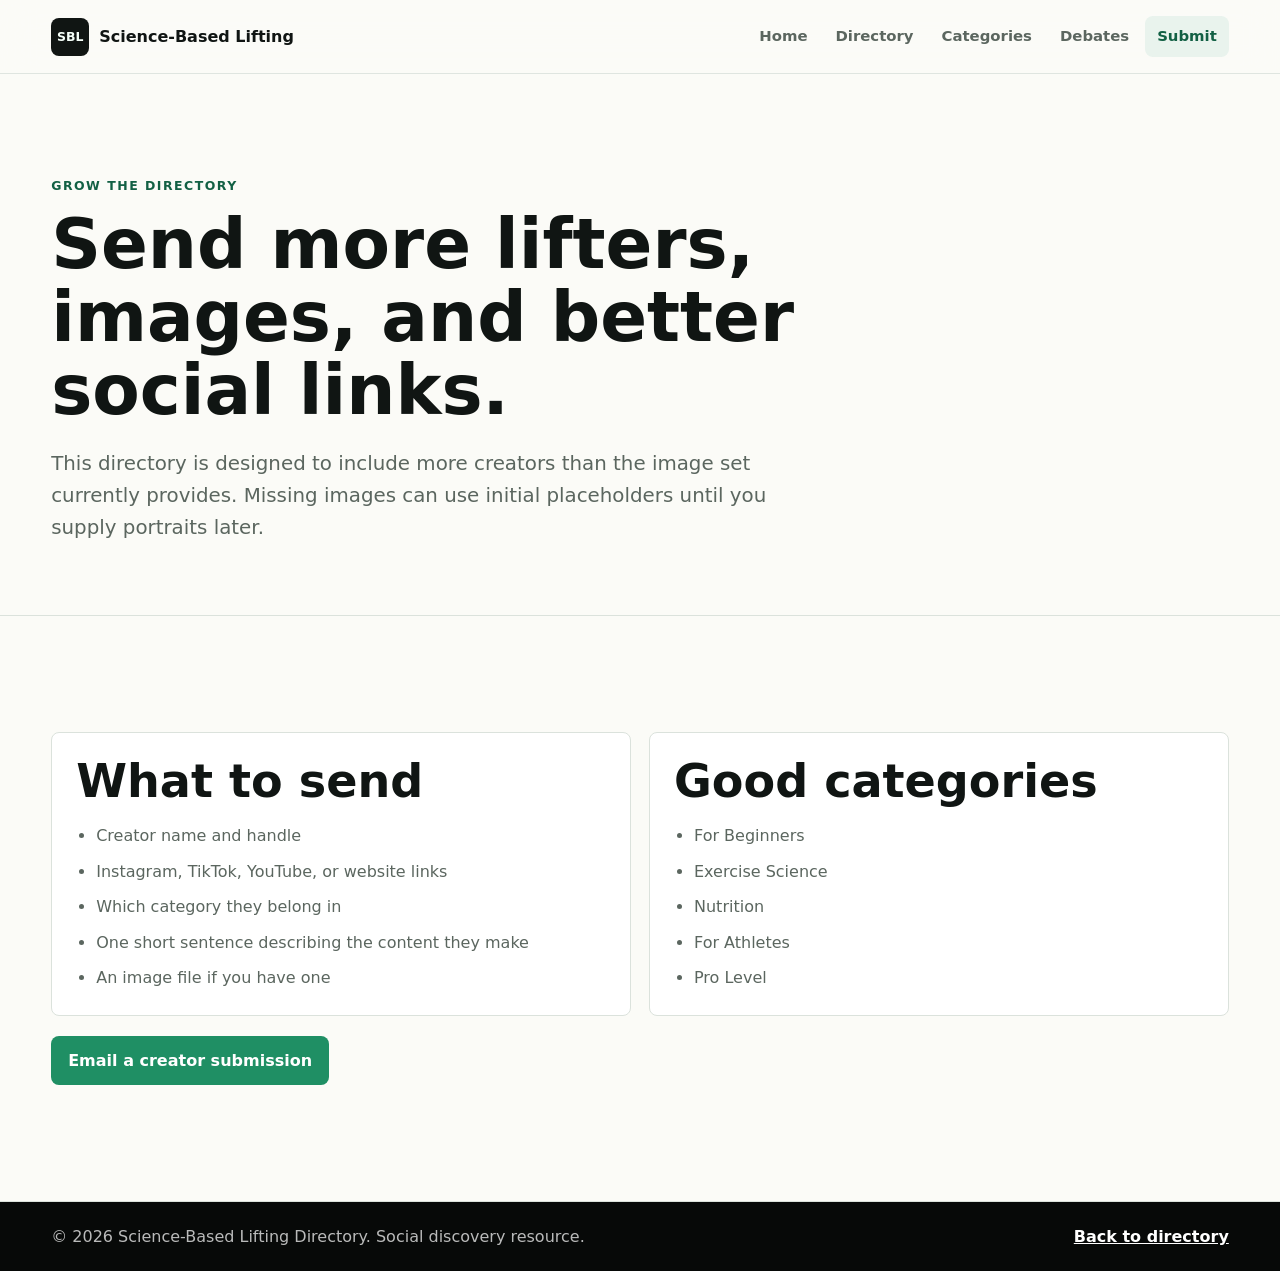
<file: sbl/submit.html>
<!DOCTYPE html>
<html lang="en">
<head>
  <meta charset="UTF-8">
  <meta name="viewport" content="width=device-width, initial-scale=1">
  <title>Submit a Creator | Science-Based Lifting</title>
  <meta name="description" content="Suggest a science-based lifting creator for the directory.">
  <meta name="theme-color" content="#101513">
  <link rel="stylesheet" href="styles.css">
</head>
<body>
  <a class="skip-link" href="#main">Skip to content</a>
  <header class="site-header">
    <a class="brand" href="index.html" aria-label="Science-Based Lifting Directory home">
      <span class="brand-mark" aria-hidden="true">SBL</span>
      <span>Science-Based Lifting</span>
    </a>
    <nav class="site-nav" aria-label="Main navigation">
      <a href="index.html">Home</a>
      <a href="directory.html">Directory</a>
      <a href="categories.html">Categories</a>
      <a href="debates.html">Debates</a>
      <a class="is-active" href="submit.html">Submit</a>
    </nav>
  </header>

  <main id="main">
    <section class="page-hero">
      <p class="eyebrow">Grow the directory</p>
      <h1>Send more lifters, images, and better social links.</h1>
      <p>This directory is designed to include more creators than the image set currently provides. Missing images can use initial placeholders until you supply portraits later.</p>
    </section>

    <section class="content-section">
      <div class="submit-panel">
        <div>
          <h2>What to send</h2>
          <ul class="clean-list">
            <li>Creator name and handle</li>
            <li>Instagram, TikTok, YouTube, or website links</li>
            <li>Which category they belong in</li>
            <li>One short sentence describing the content they make</li>
            <li>An image file if you have one</li>
          </ul>
        </div>
        <div>
          <h2>Good categories</h2>
          <ul class="clean-list">
            <li>For Beginners</li>
            <li>Exercise Science</li>
            <li>Nutrition</li>
            <li>For Athletes</li>
            <li>Pro Level</li>
          </ul>
        </div>
      </div>
      <a class="button button-primary submit-button" href="mailto:linusjoshu@gmail.com?subject=Science-Based%20Lifting%20Creator%20Submission">Email a creator submission</a>
    </section>
  </main>

  <footer class="site-footer">
    <p>&copy; 2026 Science-Based Lifting Directory. Social discovery resource.</p>
    <a href="directory.html">Back to directory</a>
  </footer>
</body>
</html>
</file>
<file: styles.css>
:root {
  color-scheme: dark;
  /* Core dark-mode palette — calibrated against #101513 to avoid astigmatism halation.
     #FFFFFF is banned site-wide; all near-white tokens are Slate spectrum. */
  --paper:       #101513;   /* primary background */
  --surface:     #1A201E;   /* card / elevated surface */
  --surface-2:   #232B28;   /* nested / hover surface */
  --heading:     #F1F5F9;   /* Slate 100 — headings */
  --ink:         #E2E8F0;   /* Slate 200 — body text */
  --muted:       #94A3B8;   /* Slate 400 — metadata / pills */
  --line:        #64748B;   /* Slate 500 — borders / dividers */
  --line-soft:   #2C3531;   /* faint grid line / inner dividers */
  --green:       #34D399;
  --green-dark:  #10B981;
  --coral:       #F87171;
  --blue:        #60A5FA;
  --yellow:      #FBBF24;
  --shadow: 0 18px 55px rgba(0, 0, 0, 0.55);
  --radius: 8px;
  --header-height: 74px;

  /* Allow keyword interpolation site-wide where the engine supports it. */
  interpolate-size: allow-keywords;
}

* {
  box-sizing: border-box;
}

html {
  scroll-behavior: auto;
  scroll-padding-top: calc(var(--header-height) + 24px);
  background: var(--paper);
}

body {
  margin: 0;
  background: var(--paper);
  color: var(--ink);
  font-family: Inter, ui-sans-serif, system-ui, -apple-system, BlinkMacSystemFont, "Segoe UI", sans-serif;
  line-height: 1.6;
}

a { color: inherit; }

a:focus-visible,
button:focus-visible,
summary:focus-visible,
.gloss:focus-visible {
  outline: 2px solid var(--green);
  outline-offset: 3px;
}

.skip-link {
  position: fixed;
  left: 16px;
  top: 12px;
  z-index: 20;
  transform: translateY(-160%);
  background: var(--heading);
  color: var(--paper);
  padding: 10px 14px;
  border-radius: var(--radius);
  text-decoration: none;
}

.skip-link:focus { transform: translateY(0); }

.site-header {
  position: fixed;
  top: 0;
  left: 0;
  right: 0;
  z-index: 10;
  min-height: var(--header-height);
  display: flex;
  align-items: center;
  justify-content: space-between;
  gap: 24px;
  padding: 14px clamp(18px, 4vw, 56px);
  background: rgba(16, 21, 19, 0.86);
  border-bottom: 1px solid var(--line-soft);
  backdrop-filter: blur(18px);
}

.brand {
  display: inline-flex;
  align-items: center;
  gap: 10px;
  min-width: max-content;
  font-weight: 780;
  text-decoration: none;
  color: var(--heading);
  letter-spacing: 0;
}

.brand-mark {
  display: grid;
  place-items: center;
  width: 38px;
  height: 38px;
  border-radius: var(--radius);
  background: var(--green-dark);
  color: var(--heading);
  font-size: 0.78rem;
  letter-spacing: 0;
}

.site-nav {
  display: flex;
  align-items: center;
  gap: 4px;
  overflow-x: auto;
  scrollbar-width: none;
}

.site-nav::-webkit-scrollbar { display: none; }

.site-nav a {
  flex: 0 0 auto;
  border-radius: var(--radius);
  padding: 9px 12px;
  color: var(--muted);
  font-size: 0.93rem;
  font-weight: 720;
  text-decoration: none;
  transition: background 150ms ease, color 150ms ease;
}

.site-nav a:hover,
.site-nav a.is-active {
  background: rgba(52, 211, 153, 0.14);
  color: var(--green);
}

main { padding-top: var(--header-height); }

.section-band,
.content-section,
.page-hero,
.directory-section,
.contact-section {
  padding-inline: clamp(18px, 4vw, 56px);
}

.hero {
  min-height: calc(100svh - var(--header-height));
  display: grid;
  grid-template-columns: 1fr minmax(0, 1fr);
  align-items: center;
  gap: clamp(28px, 5vw, 72px);
  padding-block: clamp(54px, 8vw, 104px);
  border-bottom: 1px solid var(--line-soft);
}

.hero-copy { max-width: 850px; }

.eyebrow {
  margin: 0 0 12px;
  color: var(--green);
  font-size: 0.78rem;
  font-weight: 800;
  letter-spacing: 0.12em;
  text-transform: uppercase;
}

h1, h2, h3, h4, p { overflow-wrap: break-word; }

h1, h2, h3, h4 {
  margin: 0;
  color: var(--heading);
  line-height: 1.05;
  letter-spacing: 0;
}

h1 {
  max-width: 920px;
  font-size: clamp(2.75rem, 6vw, 6.25rem);
}

h2 { font-size: clamp(2rem, 3.6vw, 4rem); }
h3 { font-size: 1.16rem; }

.hero-text {
  max-width: 670px;
  margin: 24px 0 0;
  color: var(--muted);
  font-size: clamp(1.05rem, 1.7vw, 1.32rem);
}

.hero-actions {
  display: flex;
  flex-wrap: wrap;
  gap: 12px;
  margin-top: 34px;
}

.button {
  display: inline-flex;
  align-items: center;
  justify-content: center;
  min-height: 46px;
  border: 1px solid transparent;
  border-radius: var(--radius);
  padding: 11px 16px;
  font-weight: 800;
  text-decoration: none;
  transition: background 150ms ease, border-color 150ms ease, color 150ms ease;
}

.button-primary {
  background: var(--green);
  color: var(--paper);
}
.button-primary:hover { background: var(--green-dark); color: var(--heading); }

.button-secondary {
  background: transparent;
  border-color: var(--line);
  color: var(--ink);
}
.button-secondary:hover { border-color: var(--green); color: var(--green); }

.hero-visual {
  border-radius: var(--radius);
  overflow: hidden;
  box-shadow: var(--shadow);
  border: 3px solid var(--line);
  max-width: 560px;
}
.hero-meme { display: block; width: 100%; height: auto; }

.content-section {
  padding-block: clamp(64px, 9vw, 124px);
  border-bottom: 1px solid var(--line-soft);
}

.page-hero {
  padding-block: clamp(56px, 8vw, 104px) clamp(32px, 6vw, 72px);
  border-bottom: 1px solid var(--line-soft);
}

.page-hero h1 {
  max-width: 980px;
  font-size: clamp(2.65rem, 5.4vw, 5.75rem);
}

.page-hero p:last-child {
  max-width: 760px;
  margin: 22px 0 0;
  color: var(--muted);
  font-size: clamp(1.03rem, 1.55vw, 1.24rem);
}

.directory-section {
  padding-block: clamp(58px, 8vw, 104px);
  border-bottom: 1px solid var(--line-soft);
}
.directory-section:nth-of-type(odd) { background: var(--surface); }

.section-heading {
  max-width: 760px;
  margin-bottom: 32px;
}
.section-heading p,
.intro-grid p,
.contact-section p { color: var(--muted); }

.section-heading-wide {
  max-width: none;
  display: grid;
  grid-template-columns: minmax(0, 0.95fr) minmax(240px, 0.45fr);
  gap: 28px;
  align-items: end;
}
.section-heading-wide > p { margin: 0; }

.intro-grid,
.category-grid,
.insight-grid {
  display: grid;
  grid-template-columns: repeat(2, minmax(0, 1fr));
  gap: 18px;
}

.intro-grid p {
  margin: 0;
  padding: 22px;
  border-left: 4px solid var(--green);
  background: var(--surface);
  color: var(--ink);
}

.creator-grid {
  display: grid;
  grid-template-columns: repeat(auto-fit, minmax(280px, 1fr));
  gap: 18px;
}

.creator-card {
  display: grid;
  grid-template-rows: auto 1fr;
  min-height: 100%;
  border: 1px solid var(--line-soft);
  border-radius: var(--radius);
  background: var(--surface);
  overflow: hidden;
  transition: transform 180ms ease, box-shadow 180ms ease, border-color 180ms ease;
}
.creator-card:hover {
  transform: translateY(-3px);
  border-color: rgba(52, 211, 153, 0.5);
  box-shadow: 0 18px 40px rgba(0, 0, 0, 0.45);
}

/* Algorithmic demotion: flagged cards are visually quarantined. */
.creator-card--flagged { border-color: var(--coral); }
.flagged-banner {
  padding: 12px 16px;
  background: rgba(248, 113, 113, 0.13);
  border-bottom: 1px solid var(--coral);
  color: var(--ink);
  font-size: 0.92rem;
  line-height: 1.5;
}
.flagged-banner strong { color: var(--coral); }

.portrait {
  position: relative;
  aspect-ratio: 4 / 3;
  margin: 0;
  background: var(--surface-2);
  overflow: hidden;
}
.portrait img {
  display: block;
  width: 100%;
  height: 100%;
  object-fit: cover;
  object-position: center;
  transition: transform 220ms ease;
}
.creator-card:hover .portrait img { transform: scale(1.035); }

.portrait.placeholder {
  display: grid;
  place-items: center;
  color: var(--heading);
  font-weight: 900;
  font-size: clamp(2.15rem, 5vw, 4rem);
  background:
    linear-gradient(135deg, rgba(241, 245, 249, 0.08), transparent 42%),
    #2C3531;
}
.portrait.placeholder span {
  display: grid;
  place-items: center;
  width: 96px;
  height: 96px;
  border: 1px solid rgba(241, 245, 249, 0.35);
  border-radius: 50%;
  background: rgba(241, 245, 249, 0.06);
}

.card-body {
  display: flex;
  flex-direction: column;
  gap: 12px;
  padding: 20px;
}
.card-body p { margin: 0; color: var(--ink); }
.card-body p.specialty { color: var(--green) !important; }

.specialty {
  color: var(--green) !important;
  font-size: 0.78rem;
  font-weight: 800;
  letter-spacing: 0.08em;
  text-transform: uppercase;
}

/* Native <details> with animated reveal.
   Two-layer strategy: ::details-content path for modern Chromium/WebKit,
   inner-wrapper grid fallback otherwise. */
details {
  margin-top: auto;
  padding-top: 8px;
  border-top: 1px solid var(--line-soft);
}
summary {
  width: fit-content;
  cursor: pointer;
  color: var(--heading);
  font-weight: 800;
  list-style: none;
  display: inline-flex;
  align-items: center;
  gap: 8px;
}
summary::-webkit-details-marker { display: none; }
summary::after {
  content: "";
  width: 0.55em;
  height: 0.55em;
  border-right: 2px solid currentColor;
  border-bottom: 2px solid currentColor;
  transform: rotate(45deg);
  transition: transform 240ms ease;
}
details[open] > summary::after { transform: rotate(-135deg); }

details p { margin-top: 10px !important; color: var(--ink); }
details p strong { color: var(--heading); }
details a { color: var(--green); font-weight: 800; }
details a:hover { color: var(--green-dark); }

/* Modern animation path — requires interpolate-size + allow-discrete. */
@supports (interpolate-size: allow-keywords) {
  details::details-content {
    height: 0;
    overflow: clip;
    opacity: 0;
    transition:
      height 280ms ease,
      content-visibility 280ms ease allow-discrete,
      opacity 220ms ease 40ms;
  }
  details[open]::details-content {
    height: auto;
    opacity: 1;
  }
}

/* Fallback path: requires markup wrapper <div class="details-inner">. */
details > .details-inner {
  display: grid;
  grid-template-rows: 0fr;
  transition: grid-template-rows 280ms ease;
}
details > .details-inner > div { min-height: 0; overflow: hidden; }
details[open] > .details-inner { grid-template-rows: 1fr; }

.profile-links {
  display: flex;
  flex-wrap: wrap;
  gap: 8px;
  margin-top: 2px;
}
.profile-links a {
  display: inline-flex;
  align-items: center;
  justify-content: center;
  min-height: 34px;
  border: 1px solid rgba(52, 211, 153, 0.34);
  border-radius: var(--radius);
  padding: 7px 10px;
  background: rgba(52, 211, 153, 0.10);
  color: var(--green);
  font-size: 0.86rem;
  font-weight: 850;
  text-decoration: none;
  transition: background 150ms ease, border-color 150ms ease;
}
.profile-links a:hover {
  border-color: var(--green);
  background: rgba(52, 211, 153, 0.18);
}

.category-section { background: var(--surface); }

.category-grid article,
.insight-grid article,
.category-card,
.submit-panel > div {
  border: 1px solid var(--line-soft);
  border-radius: var(--radius);
  background: var(--surface);
  padding: 24px;
}

.check-list {
  display: grid;
  gap: 10px;
  margin: 18px 0 0;
  padding: 0;
  list-style: none;
}
.check-list li {
  position: relative;
  padding-left: 26px;
  color: var(--muted);
}
.check-list li::before {
  position: absolute;
  left: 0;
  top: 0.38em;
  width: 8px;
  height: 13px;
  content: "";
  border-right: 3px solid var(--green);
  border-bottom: 3px solid var(--green);
  transform: rotate(42deg);
}

.category-grid {
  grid-template-columns: repeat(auto-fill, minmax(300px, 1fr));
  max-width: 1200px;
}
.category-grid-large {
  grid-template-columns: repeat(auto-fit, minmax(min(100%, 360px), 1fr));
}
.insight-grid { grid-template-columns: repeat(4, minmax(0, 1fr)); }

.category-grid article,
.insight-grid article,
.category-card {
  display: grid;
  gap: 12px;
  align-content: start;
}

.category-card {
  min-height: 100%;
  color: inherit;
  text-decoration: none;
  transition: transform 180ms ease, box-shadow 180ms ease, border-color 180ms ease;
}
a.category-card { cursor: pointer; }
a.category-card:hover {
  transform: translateY(-3px);
  border-color: rgba(52, 211, 153, 0.5);
  box-shadow: 0 18px 40px rgba(0, 0, 0, 0.45);
}
div.category-card { cursor: default; }

.category-card h2,
.category-card h3 {
  line-height: 1.08;
  max-width: 14ch;
  font-size: clamp(2rem, 3vw, 3.25rem);
}
.category-card strong {
  display: block;
  color: var(--green);
  font-size: 0.94rem;
  line-height: 1.45;
}

.category-grid p,
.insight-grid p { margin: 0; color: var(--muted); }

.topic-tag {
  width: fit-content;
  border-radius: var(--radius);
  padding: 5px 8px;
  background: rgba(52, 211, 153, 0.15);
  color: var(--green);
  font-size: 0.78rem;
  font-weight: 850;
}

.category-jump {
  position: sticky;
  top: var(--header-height);
  z-index: 6;
  display: flex;
  gap: 8px;
  overflow-x: auto;
  padding: 12px clamp(18px, 4vw, 56px);
  background: rgba(16, 21, 19, 0.92);
  border-bottom: 1px solid var(--line-soft);
  backdrop-filter: blur(16px);
}
.category-jump a {
  flex: 0 0 auto;
  border: 1px solid var(--line-soft);
  border-radius: var(--radius);
  padding: 8px 10px;
  background: var(--surface);
  color: var(--green);
  font-size: 0.9rem;
  font-weight: 820;
  text-decoration: none;
}
.category-jump a:hover { border-color: var(--green); }

.clean-list {
  display: grid;
  gap: 10px;
  margin: 18px 0 0;
  padding-left: 20px;
  color: var(--muted);
}

.submit-panel {
  display: grid;
  grid-template-columns: repeat(2, minmax(0, 1fr));
  gap: 18px;
}
.submit-button { margin-top: 20px; }

.contact-section {
  display: flex;
  align-items: center;
  justify-content: space-between;
  gap: 28px;
  padding-block: clamp(48px, 7vw, 86px);
  background: var(--surface);
  color: var(--ink);
}
.contact-section .eyebrow { color: var(--green); }
.contact-section h2 { max-width: 720px; }
.contact-section p {
  max-width: 660px;
  margin: 18px 0 0;
  color: var(--muted);
}

.site-footer {
  display: flex;
  align-items: center;
  justify-content: space-between;
  gap: 18px;
  padding: 22px clamp(18px, 4vw, 56px);
  background: #070908;
  color: var(--muted);
  border-top: 1px solid var(--line-soft);
}
.site-footer p { margin: 0; }
.site-footer a { color: var(--heading); font-weight: 800; }

.back-to-top {
  position: fixed;
  right: 18px;
  bottom: 18px;
  z-index: 9;
  display: grid;
  place-items: center;
  width: 44px;
  height: 44px;
  border: 0;
  border-radius: 50%;
  background: var(--green);
  color: var(--paper);
  font-size: 1.1rem;
  font-weight: 900;
  box-shadow: 0 12px 32px rgba(0, 0, 0, 0.55);
  cursor: pointer;
  opacity: 0;
  pointer-events: none;
  transform: translateY(10px);
  transition: opacity 180ms ease, transform 180ms ease;
}
.back-to-top.is-visible {
  opacity: 1;
  pointer-events: auto;
  transform: translateY(0);
}

.debate-list { display: grid; gap: 32px; }
.debate-card {
  border: 1px solid var(--line-soft);
  border-radius: var(--radius);
  background: var(--surface);
  padding: 32px;
  display: grid;
  gap: 16px;
}
.debate-card h2 { font-size: clamp(1.4rem, 2.4vw, 2rem); }

.debate-sides {
  display: grid;
  grid-template-columns: repeat(2, minmax(0, 1fr));
  gap: 18px;
  margin-top: 8px;
}
.debate-side {
  border: 1px solid var(--line-soft);
  border-radius: var(--radius);
  padding: 20px;
  background: var(--surface-2);
}
.debate-side h3 { font-size: 1.05rem; margin-bottom: 8px; }
.debate-side h4 {
  margin: 14px 0 6px;
  font-size: 0.82rem;
  font-weight: 800;
  color: var(--green);
  text-transform: uppercase;
  letter-spacing: 0.06em;
}
.debate-side ul {
  margin: 0;
  padding-left: 18px;
  color: var(--muted);
  line-height: 1.7;
}
.debate-side a { color: var(--green); font-weight: 700; }
.debate-side a:hover { color: var(--green-dark); }

.science-summary {
  border-top: 2px solid var(--green);
  padding-top: 18px;
  margin-top: 8px;
}
.science-summary h3 { color: var(--green); font-size: 1rem; margin-bottom: 8px; }
.science-summary p { color: var(--muted); margin: 0; }

.narrative-block {
  margin-top: 48px;
  padding: 28px;
  border-left: 4px solid var(--green);
  background: var(--surface);
  border-radius: 0 var(--radius) var(--radius) 0;
}
.narrative-block h3 { margin-bottom: 12px; font-size: 1.1rem; }
.narrative-block p { color: var(--muted); margin: 12px 0 0; }
.narrative-block p:first-of-type { margin-top: 0; }

/* Quiz */
.quiz-section { max-width: 720px; margin: 0 auto; padding-block: clamp(48px, 7vw, 86px); }
.quiz-card { border: 1px solid var(--line-soft); border-radius: var(--radius); background: var(--surface); padding: 36px; display: none; }
.quiz-card.active { display: block; }
.quiz-question { font-size: clamp(1.3rem, 2.4vw, 1.8rem); font-weight: 800; line-height: 1.2; margin-bottom: 24px; color: var(--heading); }
.quiz-options { display: grid; gap: 10px; }
.quiz-option { display: block; width: 100%; text-align: left; border: 2px solid var(--line-soft); border-radius: var(--radius); padding: 16px 20px; background: var(--surface-2); color: var(--ink); font-size: 1rem; font-weight: 600; cursor: pointer; transition: border-color 150ms ease, background 150ms ease; }
.quiz-option:hover { border-color: var(--green); background: rgba(52, 211, 153, 0.10); }
.quiz-option.selected { border-color: var(--green); background: rgba(52, 211, 153, 0.18); color: var(--heading); }
.quiz-multi .quiz-option.selected::before { content: "\2713  "; color: var(--green); font-weight: 900; }
.quiz-progress { display: flex; gap: 6px; margin-bottom: 24px; }
.quiz-progress span { flex: 1; height: 4px; border-radius: 2px; background: var(--line-soft); transition: background 200ms ease; }
.quiz-progress span.done { background: var(--green); }
.quiz-nav { display: flex; justify-content: space-between; gap: 12px; margin-top: 28px; }
.quiz-result { display: none; }
.quiz-result.active { display: block; }
.result-section { margin-bottom: 36px; }
.result-section h3 { margin-bottom: 12px; }
.creator-rec { border: 1px solid var(--line-soft); border-radius: var(--radius); padding: 20px; background: var(--surface); margin-bottom: 12px; }
.creator-rec h4 { margin: 0 0 6px; font-size: 1.05rem; }
.creator-rec p { margin: 0; color: var(--muted); font-size: 0.95rem; }
.creator-rec .rec-reason { color: var(--green); font-weight: 700; font-size: 0.85rem; margin-bottom: 8px; }
.skip-list { list-style: none; padding: 0; margin: 0; display: grid; gap: 8px; }
.skip-list li { padding: 12px 16px; border: 1px solid var(--line-soft); border-radius: var(--radius); background: var(--surface-2); color: var(--muted); font-size: 0.92rem; }

/* Stage cards */
.stage-grid { display: grid; grid-template-columns: repeat(auto-fit, minmax(240px, 1fr)); gap: 18px; }
.stage-card { border: 1px solid var(--line-soft); border-radius: var(--radius); background: var(--surface); padding: 28px; text-decoration: none; color: inherit; display: grid; gap: 12px; align-content: start; transition: transform 180ms ease, box-shadow 180ms ease, border-color 180ms ease; }
.stage-card:hover { transform: translateY(-3px); border-color: rgba(52, 211, 153, 0.5); box-shadow: 0 18px 40px rgba(0, 0, 0, 0.45); }
.stage-number { display: inline-flex; align-items: center; justify-content: center; width: 36px; height: 36px; border-radius: 50%; background: var(--green); color: var(--paper); font-weight: 900; font-size: 0.9rem; }
.stage-card h3 { font-size: 1.3rem; }
.stage-card ul { margin: 0; padding-left: 18px; color: var(--muted); font-size: 0.92rem; line-height: 1.6; }

/* Pills — single-color taxonomy per skill type for rapid parsing. */
.pill { display: inline-flex; align-items: center; padding: 4px 10px; border-radius: 20px; font-size: 0.72rem; font-weight: 800; letter-spacing: 0.04em; text-transform: uppercase; }
.pill-level { background: rgba(52, 211, 153, 0.18); color: var(--green); }
.pill-domain { background: rgba(96, 165, 250, 0.18); color: var(--blue); }
.pill-depth { background: rgba(251, 191, 36, 0.18); color: var(--yellow); }
.pill-tier { background: var(--heading); color: var(--paper); }
.pill-tier-2 { background: var(--muted); color: var(--paper); }
.pill-tier-3 { background: var(--line-soft); color: var(--muted); }
.pill-tier-inspiration { background: rgba(96, 165, 250, 0.18); color: var(--blue); border: 1px dashed var(--blue); }
.pills { display: flex; flex-wrap: wrap; gap: 6px; margin-top: 4px; }

/* Accuracy / caveat notes */
.accuracy-note { margin-top: 12px; padding: 14px 18px; border-left: 4px solid var(--yellow); background: rgba(251, 191, 36, 0.10); border-radius: 0 var(--radius) var(--radius) 0; font-size: 0.9rem; color: var(--ink); }
.accuracy-note strong { display: block; margin-bottom: 4px; color: var(--yellow); }

/* Creator dossier extras */
.teaches-list { display: grid; gap: 4px; margin: 8px 0; padding: 0; list-style: none; }
.teaches-list li { padding-left: 18px; position: relative; color: var(--muted); font-size: 0.92rem; }
.teaches-list li::before { content: "\2192"; position: absolute; left: 0; color: var(--green); font-weight: 900; }
.pair-with { display: flex; flex-wrap: wrap; gap: 6px; margin-top: 8px; }
.pair-with a { display: inline-flex; align-items: center; padding: 5px 10px; border: 1px solid var(--line-soft); border-radius: 20px; font-size: 0.82rem; font-weight: 700; text-decoration: none; color: var(--muted); }
.pair-with a:hover { border-color: var(--green); color: var(--green); }
.where-to-start { display: inline-flex; align-items: center; gap: 6px; margin-top: 8px; padding: 8px 14px; border: 2px solid var(--green); border-radius: var(--radius); background: rgba(52, 211, 153, 0.10); color: var(--green); font-size: 0.88rem; font-weight: 800; text-decoration: none; transition: background 150ms ease; }
.where-to-start:hover { background: rgba(52, 211, 153, 0.20); }

/* Prerequisite gate */
.prereq-gate { max-width: 640px; margin: 0 auto; padding: 48px 36px; text-align: center; border: 2px solid var(--yellow); border-radius: var(--radius); background: rgba(251, 191, 36, 0.08); }
.prereq-gate h2 { font-size: 1.6rem; margin-bottom: 16px; }
.prereq-gate p { color: var(--muted); max-width: 480px; margin: 0 auto 24px; }
.prereq-gate .gate-actions { display: flex; justify-content: center; gap: 12px; flex-wrap: wrap; }

/* Inspiration lane */
.inspiration-card { display: grid; grid-template-rows: auto 1fr; border: 1px solid var(--line-soft); border-radius: var(--radius); background: var(--surface); overflow: hidden; opacity: 0.92; }
.inspiration-card .card-body { display: flex; flex-direction: column; gap: 10px; padding: 18px; }
.inspiration-label { display: inline-flex; align-items: center; gap: 5px; padding: 4px 10px; border-radius: 20px; background: rgba(96, 165, 250, 0.16); color: var(--blue); font-size: 0.72rem; font-weight: 800; text-transform: uppercase; letter-spacing: 0.04em; border: 1px dashed var(--blue); }
.inspiration-note { color: var(--muted); font-size: 0.88rem; margin-top: 12px; }

/* Noise page */
.noise-card { border: 1px solid var(--line-soft); border-radius: var(--radius); background: var(--surface); padding: 28px; margin-bottom: 18px; }
.noise-card h3 { margin-bottom: 10px; }
.noise-card p, .noise-card li { color: var(--muted); }
.noise-card ul { padding-left: 18px; margin: 8px 0 0; }

/* Read-this-first callout */
.rtf-callout { padding: 28px; border: 2px solid var(--green); border-radius: var(--radius); background: rgba(52, 211, 153, 0.08); margin-bottom: 32px; }
.rtf-callout h2 { font-size: 1.4rem; margin-bottom: 12px; color: var(--green); }
.rtf-callout ul { margin: 0; padding-left: 18px; color: var(--ink); }
.rtf-callout li { margin-bottom: 6px; }

/* Glossary triggers + WAI-ARIA tooltips
   Dashed underline signals "definable jargon" without breaking text flow.
   The tooltip itself is a sibling <span role="tooltip"> rendered hidden until activated. */
.gloss {
  border-bottom: 1px dashed var(--muted);
  cursor: help;
  text-decoration: none;
  color: inherit;
}
.gloss:hover { border-bottom-color: var(--green); color: var(--heading); }

.tooltip {
  position: fixed;
  z-index: 50;
  max-width: 300px;
  padding: 12px 14px;
  background: var(--surface-2);
  color: var(--ink);
  border: 1px solid var(--line);
  border-radius: var(--radius);
  font-size: 0.88rem;
  font-weight: 500;
  line-height: 1.45;
  letter-spacing: 0;
  text-transform: none;
  box-shadow: 0 16px 40px rgba(0, 0, 0, 0.55);
  opacity: 0;
  transform: translateY(4px);
  transition: opacity 160ms ease, transform 160ms ease;
  pointer-events: none;
}
.tooltip.is-open {
  opacity: 1;
  transform: translateY(0);
  pointer-events: auto;
}
.tooltip[hidden] { display: none; }

@media (max-width: 980px) {
  :root { --header-height: 112px; }
  .site-header { align-items: flex-start; flex-direction: column; gap: 10px; }
  .site-nav { width: 100%; padding-bottom: 2px; }
  .hero,
  .section-heading-wide,
  .intro-grid,
  .category-grid,
  .insight-grid,
  .submit-panel,
  .debate-sides { grid-template-columns: 1fr; }
  .hero { min-height: auto; }
}

@media (max-width: 640px) {
  :root { --header-height: 118px; }
  .site-header { padding-inline: 14px; }
  .brand { max-width: 100%; }
  .brand > span:last-child { white-space: normal; }
  .site-nav a { padding-inline: 10px; }
  .hero-actions,
  .contact-section,
  .site-footer { align-items: stretch; flex-direction: column; }
  .button { width: 100%; }
}

@media (prefers-reduced-motion: reduce) {
  *,
  *::before,
  *::after {
    scroll-behavior: auto !important;
    transition-duration: 0.01ms !important;
    animation-duration: 0.01ms !important;
    animation-iteration-count: 1 !important;
  }
}
</file>
<file: sbl/styles.css>
:root {
  color-scheme: light;
  --ink: #101513;
  --muted: #5b665f;
  --paper: #fbfbf7;
  --surface: #ffffff;
  --line: #dbe2dc;
  --green: #1f8f64;
  --green-dark: #126044;
  --coral: #d75b45;
  --blue: #2e6f9f;
  --yellow: #e2b84b;
  --shadow: 0 18px 55px rgba(16, 21, 19, 0.11);
  --radius: 8px;
  --header-height: 74px;
}

* {
  box-sizing: border-box;
}

html {
  scroll-behavior: smooth;
  scroll-padding-top: calc(var(--header-height) + 24px);
}

body {
  margin: 0;
  background: var(--paper);
  color: var(--ink);
  font-family: Inter, ui-sans-serif, system-ui, -apple-system, BlinkMacSystemFont, "Segoe UI", sans-serif;
  line-height: 1.6;
}

a {
  color: inherit;
}

a:focus-visible,
button:focus-visible,
summary:focus-visible {
  outline: 3px solid rgba(31, 143, 100, 0.45);
  outline-offset: 4px;
}

.skip-link {
  position: fixed;
  left: 16px;
  top: 12px;
  z-index: 20;
  transform: translateY(-160%);
  background: var(--ink);
  color: #fff;
  padding: 10px 14px;
  border-radius: var(--radius);
  text-decoration: none;
}

.skip-link:focus {
  transform: translateY(0);
}

.site-header {
  position: fixed;
  top: 0;
  left: 0;
  right: 0;
  z-index: 10;
  min-height: var(--header-height);
  display: flex;
  align-items: center;
  justify-content: space-between;
  gap: 24px;
  padding: 14px clamp(18px, 4vw, 56px);
  background: rgba(251, 251, 247, 0.88);
  border-bottom: 1px solid rgba(219, 226, 220, 0.86);
  backdrop-filter: blur(18px);
}

.brand {
  display: inline-flex;
  align-items: center;
  gap: 10px;
  min-width: max-content;
  font-weight: 780;
  text-decoration: none;
  letter-spacing: 0;
}

.brand-mark {
  display: grid;
  place-items: center;
  width: 38px;
  height: 38px;
  border-radius: var(--radius);
  background: var(--ink);
  color: #f5fff9;
  font-size: 0.78rem;
  letter-spacing: 0;
}

.site-nav {
  display: flex;
  align-items: center;
  gap: 4px;
  overflow-x: auto;
  scrollbar-width: none;
}

.site-nav::-webkit-scrollbar {
  display: none;
}

.site-nav a {
  flex: 0 0 auto;
  border-radius: var(--radius);
  padding: 9px 12px;
  color: var(--muted);
  font-size: 0.93rem;
  font-weight: 720;
  text-decoration: none;
}

.site-nav a:hover,
.site-nav a.is-active {
  background: #e9f3ed;
  color: var(--green-dark);
}

main {
  padding-top: var(--header-height);
}

.section-band,
.content-section,
.page-hero,
.directory-section,
.contact-section {
  padding-inline: clamp(18px, 4vw, 56px);
}

.hero {
  min-height: calc(100svh - var(--header-height));
  display: grid;
  grid-template-columns: 1fr minmax(0, 1fr);
  align-items: center;
  gap: clamp(28px, 5vw, 72px);
  padding-block: clamp(54px, 8vw, 104px);
  border-bottom: 1px solid var(--line);
}

.hero-copy {
  max-width: 850px;
}

.eyebrow {
  margin: 0 0 12px;
  color: var(--green-dark);
  font-size: 0.78rem;
  font-weight: 800;
  letter-spacing: 0.12em;
  text-transform: uppercase;
}

h1,
h2,
h3,
p {
  overflow-wrap: break-word;
}

h1,
h2,
h3 {
  margin: 0;
  line-height: 1.05;
  letter-spacing: 0;
}

h1 {
  max-width: 920px;
  font-size: clamp(2.75rem, 6vw, 6.25rem);
}

h2 {
  font-size: clamp(2rem, 3.6vw, 4rem);
}

h3 {
  font-size: 1.16rem;
}

.hero-text {
  max-width: 670px;
  margin: 24px 0 0;
  color: var(--muted);
  font-size: clamp(1.05rem, 1.7vw, 1.32rem);
}

.hero-actions {
  display: flex;
  flex-wrap: wrap;
  gap: 12px;
  margin-top: 34px;
}

.button {
  display: inline-flex;
  align-items: center;
  justify-content: center;
  min-height: 46px;
  border: 1px solid transparent;
  border-radius: var(--radius);
  padding: 11px 16px;
  font-weight: 800;
  text-decoration: none;
}

.button-primary {
  background: var(--green);
  color: #fff;
}

.button-primary:hover {
  background: var(--green-dark);
}

.button-secondary {
  background: transparent;
  border-color: var(--line);
  color: var(--ink);
}

.button-secondary:hover {
  border-color: var(--green);
}

.hero-visual {
  border-radius: var(--radius);
  overflow: hidden;
  box-shadow: var(--shadow);
  border: 3px solid var(--ink);
  max-width: 560px;
}

.hero-meme {
  display: block;
  width: 100%;
  height: auto;
}

.content-section {
  padding-block: clamp(64px, 9vw, 124px);
  border-bottom: 1px solid var(--line);
}

.page-hero {
  padding-block: clamp(56px, 8vw, 104px) clamp(32px, 6vw, 72px);
  border-bottom: 1px solid var(--line);
}

.page-hero h1 {
  max-width: 980px;
  font-size: clamp(2.65rem, 5.4vw, 5.75rem);
}

.page-hero p:last-child {
  max-width: 760px;
  margin: 22px 0 0;
  color: var(--muted);
  font-size: clamp(1.03rem, 1.55vw, 1.24rem);
}

.directory-section {
  padding-block: clamp(58px, 8vw, 104px);
  border-bottom: 1px solid var(--line);
}

.directory-section:nth-of-type(odd) {
  background: #f3f7f4;
}

.section-heading {
  max-width: 760px;
  margin-bottom: 32px;
}

.section-heading p,
.intro-grid p,
.contact-section p {
  color: var(--muted);
}

.section-heading-wide {
  max-width: none;
  display: grid;
  grid-template-columns: minmax(0, 0.95fr) minmax(240px, 0.45fr);
  gap: 28px;
  align-items: end;
}

.section-heading-wide > p {
  margin: 0;
}

.intro-grid,
.category-grid,
.insight-grid {
  display: grid;
  grid-template-columns: repeat(2, minmax(0, 1fr));
  gap: 18px;
}

.intro-grid p {
  margin: 0;
  padding: 22px;
  border-left: 4px solid var(--green);
  background: var(--surface);
}

.creator-grid {
  display: grid;
  grid-template-columns: repeat(auto-fit, minmax(280px, 1fr));
  gap: 18px;
}

.creator-card {
  display: grid;
  grid-template-rows: auto 1fr;
  min-height: 100%;
  border: 1px solid var(--line);
  border-radius: var(--radius);
  background: var(--surface);
  overflow: hidden;
  transition: transform 180ms ease, box-shadow 180ms ease, border-color 180ms ease;
}

.creator-card:hover {
  transform: translateY(-3px);
  border-color: rgba(31, 143, 100, 0.4);
  box-shadow: 0 18px 40px rgba(16, 21, 19, 0.08);
}

.portrait {
  position: relative;
  aspect-ratio: 4 / 3;
  margin: 0;
  background: #dde6df;
  overflow: hidden;
}

.portrait img {
  display: block;
  width: 100%;
  height: 100%;
  object-fit: cover;
  object-position: center;
  transition: transform 220ms ease;
}

.creator-card:hover .portrait img {
  transform: scale(1.035);
}

.portrait.placeholder {
  display: grid;
  place-items: center;
  color: #fff;
  font-weight: 900;
  font-size: clamp(2.15rem, 5vw, 4rem);
  background:
    linear-gradient(135deg, rgba(255, 255, 255, 0.16), transparent 42%),
    #34414a;
}

.portrait.placeholder span {
  display: grid;
  place-items: center;
  width: 96px;
  height: 96px;
  border: 1px solid rgba(255, 255, 255, 0.46);
  border-radius: 50%;
  background: rgba(255, 255, 255, 0.14);
}

.card-body {
  display: flex;
  flex-direction: column;
  gap: 12px;
  padding: 20px;
}

.card-body p {
  margin: 0;
  color: var(--muted);
}

.specialty {
  color: var(--green-dark) !important;
  font-size: 0.78rem;
  font-weight: 800;
  letter-spacing: 0.08em;
  text-transform: uppercase;
}

details {
  margin-top: auto;
  padding-top: 8px;
  border-top: 1px solid var(--line);
}

summary {
  width: fit-content;
  cursor: pointer;
  color: var(--ink);
  font-weight: 800;
}

details p {
  margin-top: 10px !important;
}

details a {
  color: var(--green-dark);
  font-weight: 800;
}

.profile-links {
  display: flex;
  flex-wrap: wrap;
  gap: 8px;
  margin-top: 2px;
}

.profile-links a {
  display: inline-flex;
  align-items: center;
  justify-content: center;
  min-height: 34px;
  border: 1px solid rgba(31, 143, 100, 0.24);
  border-radius: var(--radius);
  padding: 7px 10px;
  background: #edf6f0;
  color: var(--green-dark);
  font-size: 0.86rem;
  font-weight: 850;
  text-decoration: none;
}

.profile-links a:hover {
  border-color: var(--green);
  background: #dff0e6;
}

.category-section {
  background: #f3f7f4;
}

.category-grid article,
.insight-grid article,
.category-card,
.submit-panel > div {
  border: 1px solid var(--line);
  border-radius: var(--radius);
  background: var(--surface);
  padding: 24px;
}

.check-list {
  display: grid;
  gap: 10px;
  margin: 18px 0 0;
  padding: 0;
  list-style: none;
}

.check-list li {
  position: relative;
  padding-left: 26px;
  color: var(--muted);
}

.check-list li::before {
  position: absolute;
  left: 0;
  top: 0.38em;
  width: 8px;
  height: 13px;
  content: "";
  border-right: 3px solid var(--green);
  border-bottom: 3px solid var(--green);
  transform: rotate(42deg);
}

.category-grid {
  grid-template-columns: repeat(auto-fit, minmax(250px, 1fr));
}

.category-grid-large {
  grid-template-columns: repeat(auto-fit, minmax(min(100%, 360px), 1fr));
}

.insight-grid {
  grid-template-columns: repeat(4, minmax(0, 1fr));
}

.category-grid article,
.insight-grid article,
.category-card {
  display: grid;
  gap: 12px;
  align-content: start;
}

.category-card {
  min-height: 100%;
  color: inherit;
  text-decoration: none;
  transition: transform 180ms ease, box-shadow 180ms ease, border-color 180ms ease;
}

.category-card:hover {
  transform: translateY(-3px);
  border-color: rgba(31, 143, 100, 0.4);
  box-shadow: 0 18px 40px rgba(16, 21, 19, 0.08);
}

.category-card h2,
.category-card h3 {
  line-height: 1.08;
  max-width: 14ch;
  font-size: clamp(2rem, 3vw, 3.25rem);
}

.category-card strong {
  display: block;
  color: var(--green-dark);
  font-size: 0.94rem;
  line-height: 1.45;
}

.category-grid p,
.insight-grid p {
  margin: 0;
  color: var(--muted);
}

.topic-tag {
  width: fit-content;
  border-radius: var(--radius);
  padding: 5px 8px;
  background: #edf6f0;
  color: var(--green-dark);
  font-size: 0.78rem;
  font-weight: 850;
}

.category-jump {
  position: sticky;
  top: var(--header-height);
  z-index: 6;
  display: flex;
  gap: 8px;
  overflow-x: auto;
  padding: 12px clamp(18px, 4vw, 56px);
  background: rgba(251, 251, 247, 0.92);
  border-bottom: 1px solid var(--line);
  backdrop-filter: blur(16px);
}

.category-jump a {
  flex: 0 0 auto;
  border: 1px solid var(--line);
  border-radius: var(--radius);
  padding: 8px 10px;
  background: var(--surface);
  color: var(--green-dark);
  font-size: 0.9rem;
  font-weight: 820;
  text-decoration: none;
}

.category-jump a:hover {
  border-color: var(--green);
}

.clean-list {
  display: grid;
  gap: 10px;
  margin: 18px 0 0;
  padding-left: 20px;
  color: var(--muted);
}

.submit-panel {
  display: grid;
  grid-template-columns: repeat(2, minmax(0, 1fr));
  gap: 18px;
}

.submit-button {
  margin-top: 20px;
}

.contact-section {
  display: flex;
  align-items: center;
  justify-content: space-between;
  gap: 28px;
  padding-block: clamp(48px, 7vw, 86px);
  background: var(--ink);
  color: #fff;
}

.contact-section .eyebrow {
  color: #8ee2bc;
}

.contact-section h2 {
  max-width: 720px;
}

.contact-section p {
  max-width: 660px;
  margin: 18px 0 0;
  color: rgba(255, 255, 255, 0.76);
}

.site-footer {
  display: flex;
  align-items: center;
  justify-content: space-between;
  gap: 18px;
  padding: 22px clamp(18px, 4vw, 56px);
  background: #070908;
  color: rgba(255, 255, 255, 0.72);
}

.site-footer p {
  margin: 0;
}

.site-footer a {
  color: #fff;
  font-weight: 800;
}

.back-to-top {
  position: fixed;
  right: 18px;
  bottom: 18px;
  z-index: 9;
  display: grid;
  place-items: center;
  width: 44px;
  height: 44px;
  border: 0;
  border-radius: 50%;
  background: var(--green);
  color: #fff;
  font-size: 1.1rem;
  font-weight: 900;
  box-shadow: 0 12px 32px rgba(16, 21, 19, 0.18);
  cursor: pointer;
  opacity: 0;
  pointer-events: none;
  transform: translateY(10px);
  transition: opacity 180ms ease, transform 180ms ease;
}

.back-to-top.is-visible {
  opacity: 1;
  pointer-events: auto;
  transform: translateY(0);
}

.debate-list {
  display: grid;
  gap: 32px;
}

.debate-card {
  border: 1px solid var(--line);
  border-radius: var(--radius);
  background: var(--surface);
  padding: 32px;
  display: grid;
  gap: 16px;
}

.debate-card h2 {
  font-size: clamp(1.4rem, 2.4vw, 2rem);
}

.debate-sides {
  display: grid;
  grid-template-columns: repeat(2, minmax(0, 1fr));
  gap: 18px;
  margin-top: 8px;
}

.debate-side {
  border: 1px solid var(--line);
  border-radius: var(--radius);
  padding: 20px;
  background: #f3f7f4;
}

.debate-side h3 {
  font-size: 1.05rem;
  margin-bottom: 8px;
}

.debate-side h4 {
  margin: 14px 0 6px;
  font-size: 0.82rem;
  font-weight: 800;
  color: var(--green-dark);
  text-transform: uppercase;
  letter-spacing: 0.06em;
}

.debate-side ul {
  margin: 0;
  padding-left: 18px;
  color: var(--muted);
  line-height: 1.7;
}

.debate-side a {
  color: var(--green-dark);
  font-weight: 700;
}

.debate-side a:hover {
  color: var(--green);
}

.science-summary {
  border-top: 2px solid var(--green);
  padding-top: 18px;
  margin-top: 8px;
}

.science-summary h3 {
  color: var(--green-dark);
  font-size: 1rem;
  margin-bottom: 8px;
}

.science-summary p {
  color: var(--muted);
  margin: 0;
}

.narrative-block {
  margin-top: 48px;
  padding: 28px;
  border-left: 4px solid var(--green);
  background: var(--surface);
  border-radius: 0 var(--radius) var(--radius) 0;
}

.narrative-block h3 {
  margin-bottom: 12px;
  font-size: 1.1rem;
}

.narrative-block p {
  color: var(--muted);
  margin: 12px 0 0;
}

.narrative-block p:first-of-type {
  margin-top: 0;
}

@media (max-width: 980px) {
  :root {
    --header-height: 112px;
  }

  .site-header {
    align-items: flex-start;
    flex-direction: column;
    gap: 10px;
  }

  .site-nav {
    width: 100%;
    padding-bottom: 2px;
  }

  .hero,
  .section-heading-wide,
  .intro-grid,
  .category-grid,
  .insight-grid,
  .submit-panel,
  .debate-sides {
    grid-template-columns: 1fr;
  }

  .hero {
    min-height: auto;
  }

}

@media (max-width: 640px) {
  :root {
    --header-height: 118px;
  }

  .site-header {
    padding-inline: 14px;
  }

  .brand {
    max-width: 100%;
  }

  .brand > span:last-child {
    white-space: normal;
  }

  .site-nav a {
    padding-inline: 10px;
  }

  .hero-actions,
  .contact-section,
  .site-footer {
    align-items: stretch;
    flex-direction: column;
  }

  .button {
    width: 100%;
  }
}

@media (prefers-reduced-motion: reduce) {
  *,
  *::before,
  *::after {
    scroll-behavior: auto !important;
    transition-duration: 0.01ms !important;
    animation-duration: 0.01ms !important;
    animation-iteration-count: 1 !important;
  }
}
</file>
